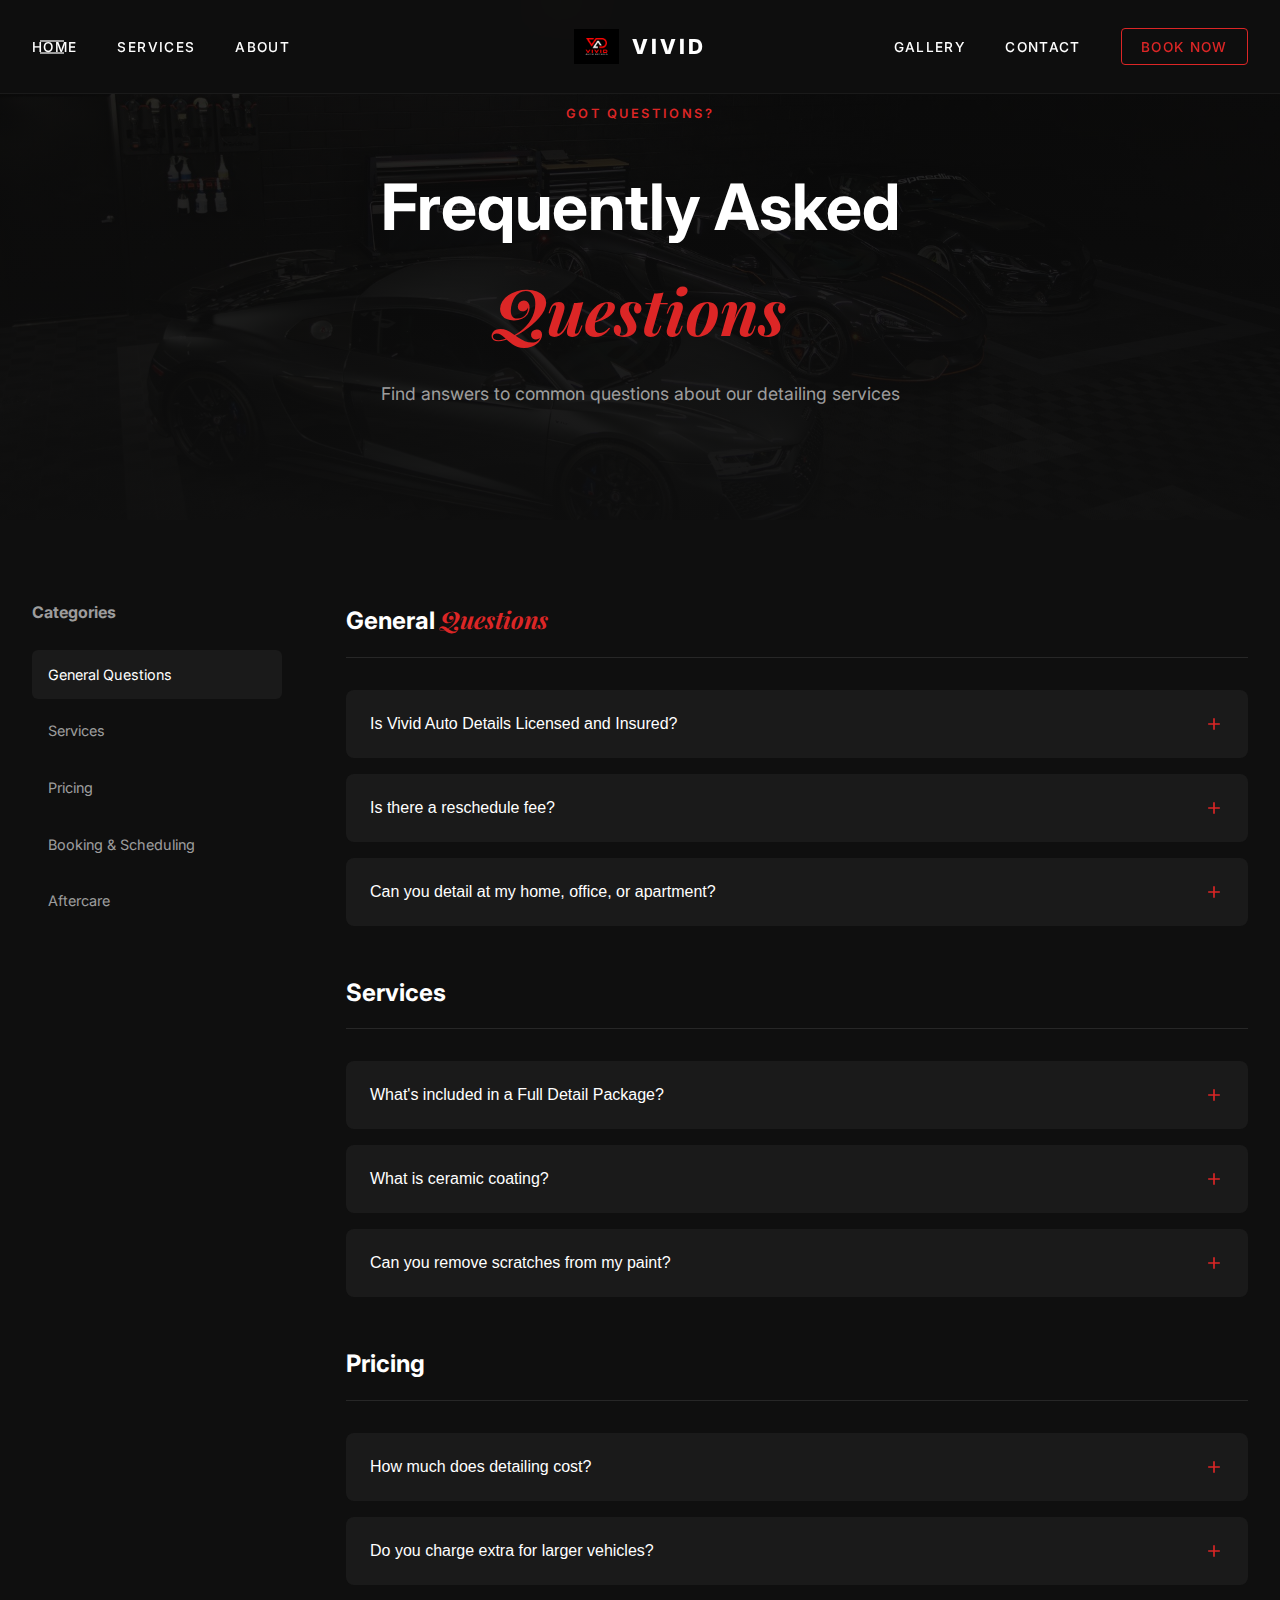
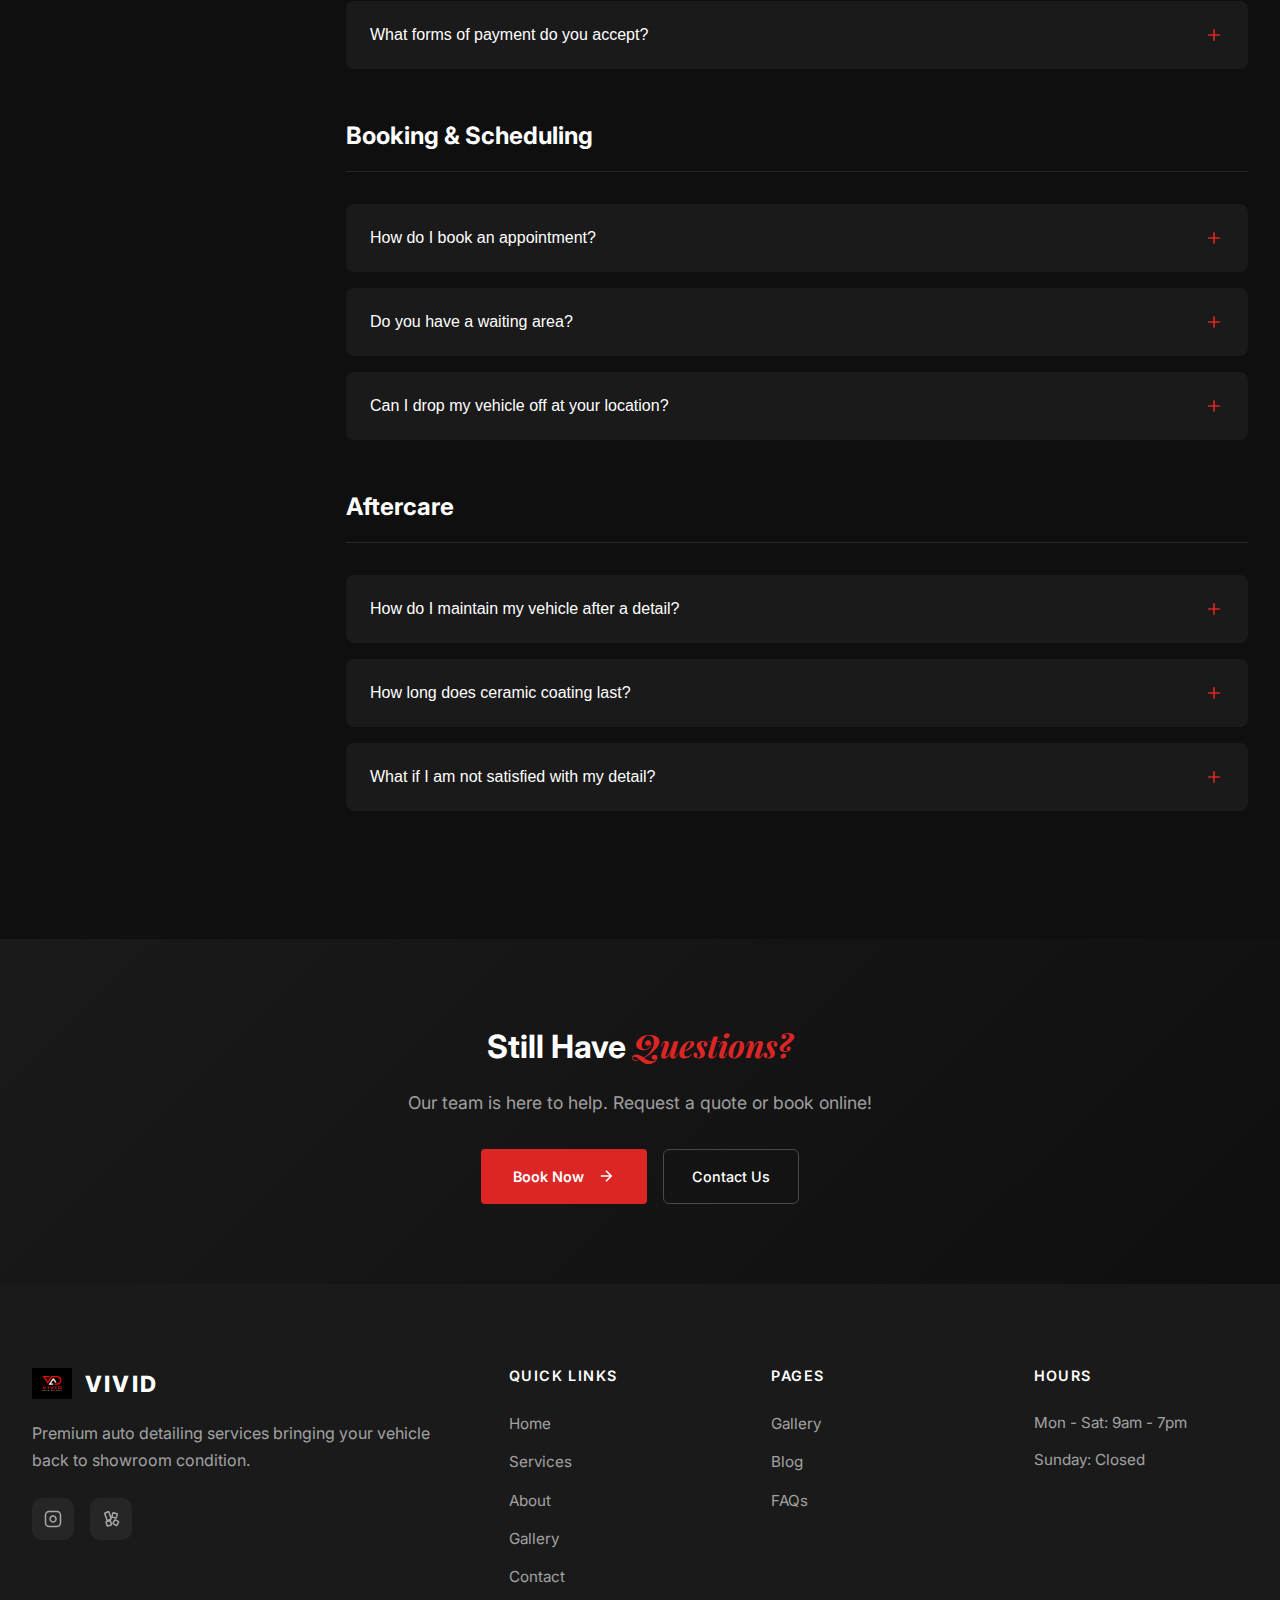
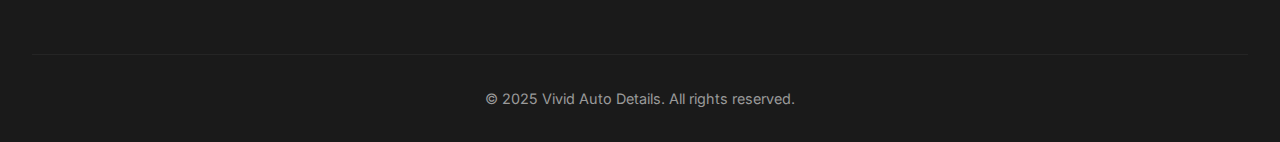
<file: faqs.html>
<!DOCTYPE html>
<html lang="en">
<head>
    <meta charset="UTF-8">
    <meta name="viewport" content="width=device-width, initial-scale=1.0, maximum-scale=5.0">
    <link rel="icon" type="image/png" sizes="32x32" href="/favicon-32x32.png">
    <link rel="icon" type="image/png" sizes="16x16" href="/favicon-16x16.png">
    <link rel="apple-touch-icon" sizes="180x180" href="/apple-touch-icon.png">
    <link rel="shortcut icon" href="/favicon.ico">
    <title>FAQs | Vivid Auto Details</title>
    <meta name="description" content="Frequently asked questions about Vivid Auto Details services, pricing, booking, and aftercare for ceramic coating, PPF, and detailing.">
    <link rel="stylesheet" href="style.css">
    <link rel="preconnect" href="https://fonts.googleapis.com">
    <link rel="preconnect" href="https://fonts.gstatic.com" crossorigin>
    <link href="https://fonts.googleapis.com/css2?family=Inter:wght@400;500;600;700;800&family=Playfair+Display:wght@400;500;600;700&display=swap" rel="stylesheet">
</head>
<body class="no-curtain">
    <!-- Full Screen Navigation Overlay -->
    <nav class="mega-nav" id="megaNav">
        <button class="mega-nav-close" id="megaNavClose" aria-label="Close menu">
            <svg viewBox="0 0 24 24" fill="none" stroke="currentColor" stroke-width="2">
                <path d="M18 6L6 18M6 6l12 12"/>
            </svg>
        </button>
        <div class="nav-background">
            <div class="nav-bg-slice"></div>
            <div class="nav-bg-slice"></div>
            <div class="nav-bg-slice"></div>
            <div class="nav-bg-slice"></div>
        </div>
        <div class="nav-content">
            <div class="nav-main">
                <ul class="mega-nav-links">
                    <li class="mega-nav-item" data-index="01">
                        <a href="index.html?skipIntro=true" class="mega-nav-link">
                            <span class="link-text">Home</span>
                            <span class="link-bg">Home</span>
                        </a>
                    </li>
                    <li class="mega-nav-item" data-index="02">
                        <a href="services-detail.html" class="mega-nav-link">
                            <span class="link-text">Services</span>
                            <span class="link-bg">Services</span>
                        </a>
                    </li>
                    <li class="mega-nav-item" data-index="03">
                        <a href="gallery.html" class="mega-nav-link">
                            <span class="link-text">Gallery</span>
                            <span class="link-bg">Gallery</span>
                        </a>
                    </li>
                    <li class="mega-nav-item" data-index="04">
                        <a href="blog.html" class="mega-nav-link">
                            <span class="link-text">Blog</span>
                            <span class="link-bg">Blog</span>
                        </a>
                    </li>
                    <li class="mega-nav-item" data-index="05">
                        <a href="faqs.html" class="mega-nav-link">
                            <span class="link-text">FAQs</span>
                            <span class="link-bg">FAQs</span>
                        </a>
                    </li>
                </ul>
            </div>
            <div class="nav-footer">
                <div class="nav-info">
                    <div class="info-block">
                        <span class="info-label">Get a Quote</span>
                        <a href="index.html?skipIntro=true#contact" class="info-value" style="text-decoration: underline;">Request Quote</a>
                    </div>
                    <div class="info-block">
                        <span class="info-label">Email</span>
                        <span class="info-value">vividautodetailsca@gmail.com</span>
                    </div>
                </div>
                <div class="nav-social">
                    <a href="https://www.instagram.com/vivid.autodetails/" target="_blank">IG</a>
                    <a href="https://www.yelp.com/biz/vivid-auto-details-elk-grove" target="_blank">YELP</a>
                </div>
            </div>
        </div>
    </nav>

    <!-- Navigation -->
    <header class="header header-solid" id="header">
        <nav class="nav">
            <button class="menu-trigger" id="menuTrigger">
                <div class="trigger-box">
                    <span class="trigger-line"></span>
                    <span class="trigger-line"></span>
                </div>
            </button>
            <ul class="nav-left">
                <li><a href="index.html?skipIntro=true" class="nav-link">Home</a></li>
                <li><a href="index.html#services" class="nav-link">Services</a></li>
                <li><a href="index.html#about" class="nav-link">About</a></li>
            </ul>
            <a href="index.html?skipIntro=true" class="nav-center">
                <img src="images/logo.jpg" alt="Vivid Auto Details" class="nav-logo">
                <span class="nav-brand">VIVID</span>
            </a>
            <ul class="nav-right">
                <li><a href="gallery.html" class="nav-link">Gallery</a></li>
                <li><a href="index.html#contact" class="nav-link">Contact</a></li>
                <li><a href="https://vividautodetails.fieldd.co/" target="_blank" class="nav-link cta-link">Book Now</a></li>
            </ul>
            <button class="mobile-toggle" id="mobileToggle">
                <span></span>
                <span></span>
            </button>
        </nav>
        <!-- Mobile Menu -->
        <div class="mobile-menu" id="mobileMenu">
            <ul>
                <li><a href="index.html?skipIntro=true">Home</a></li>
                <li><a href="services-detail.html">Services</a></li>
                <li><a href="gallery.html">Gallery</a></li>
                <li><a href="blog.html">Blog</a></li>
                <li><a href="faqs.html" class="active">FAQs</a></li>
                <li><a href="index.html?skipIntro=true#contact">Contact</a></li>
                <li><a href="https://vividautodetails.fieldd.co/" target="_blank" class="mobile-cta">Book Now</a></li>
            </ul>
        </div>
    </header>

    <main>
        <!-- Page Hero -->
        <section class="page-hero">
            <div class="page-hero-bg">
                <img src="images/hero.jpg" alt="FAQs">
                <div class="page-hero-overlay"></div>
            </div>
            <div class="container">
                <div class="page-hero-content">
                    <span class="section-label">Got Questions?</span>
                    <h1 class="page-title">Frequently Asked <em>Questions</em></h1>
                    <p class="page-subtitle">Find answers to common questions about our detailing services</p>
                </div>
            </div>
        </section>

        <!-- FAQs Section -->
        <section class="faq-page">
            <div class="container">
                <div class="faq-grid">
                    <!-- FAQ Categories -->
                    <div class="faq-sidebar">
                        <h3>Categories</h3>
                        <ul class="faq-categories">
                            <li><a href="#general" class="active">General Questions</a></li>
                            <li><a href="#services-faq">Services</a></li>
                            <li><a href="#pricing">Pricing</a></li>
                            <li><a href="#booking">Booking & Scheduling</a></li>
                            <li><a href="#aftercare">Aftercare</a></li>
                        </ul>
                    </div>

                    <!-- FAQ Content -->
                    <div class="faq-content">
                        <!-- General Questions -->
                        <div class="faq-section" id="general">
                            <h2>General <em>Questions</em></h2>
                            
                            <div class="faq-item">
                                <button class="faq-question">
                                    <span>Is Vivid Auto Details Licensed and Insured?</span>
                                    <svg viewBox="0 0 24 24"><path d="M12 5v14M5 12h14"/></svg>
                                </button>
                                <div class="faq-answer">
                                    <p>Yes we are! Licensed in California State.</p>
                                </div>
                            </div>

                            <div class="faq-item">
                                <button class="faq-question">
                                    <span>Is there a reschedule fee?</span>
                                    <svg viewBox="0 0 24 24"><path d="M12 5v14M5 12h14"/></svg>
                                </button>
                                <div class="faq-answer">
                                    <p>We do not charge a reschedule fee. We do hope that if there is any conflicts of schedule with your appointment, that you can contact us at your earliest convenience to reschedule your appointment.</p>
                                </div>
                            </div>

                            <div class="faq-item">
                                <button class="faq-question">
                                    <span>Can you detail at my home, office, or apartment?</span>
                                    <svg viewBox="0 0 24 24"><path d="M12 5v14M5 12h14"/></svg>
                                </button>
                                <div class="faq-answer">
                                    <p>Yes! Our mobile unit is equipped with a 100 gallon water tank of spot free water and generator allowing us to service your vehicle at the location of your convenience.</p>
                                </div>
                            </div>
                        </div>

                        <!-- Services -->
                        <div class="faq-section" id="services-faq">
                            <h2>Services</h2>
                            
                            <div class="faq-item">
                                <button class="faq-question">
                                    <span>What's included in a Full Detail Package?</span>
                                    <svg viewBox="0 0 24 24"><path d="M12 5v14M5 12h14"/></svg>
                                </button>
                                <div class="faq-answer">
                                    <p>Our Full Detail Package includes: complete exterior wash and decontamination, clay bar treatment, one-step polish, premium wax or sealant application, tire and wheel deep clean, full interior vacuum, steam cleaning, leather conditioning, plastic and vinyl treatment, glass cleaning inside and out, and air freshener application.</p>
                                </div>
                            </div>

                            <div class="faq-item">
                                <button class="faq-question">
                                    <span>What is ceramic coating?</span>
                                    <svg viewBox="0 0 24 24"><path d="M12 5v14M5 12h14"/></svg>
                                </button>
                                <div class="faq-answer">
                                    <p>Ceramic coating is a liquid polymer that chemically bonds with your vehicle's paint, creating a protective layer. It provides superior protection against UV damage, chemical stains, and minor scratches. Unlike wax, ceramic coating lasts for years and provides hydrophobic properties that make washing your car easier.</p>
                                </div>
                            </div>

                            <div class="faq-item">
                                <button class="faq-question">
                                    <span>Can you remove scratches from my paint?</span>
                                    <svg viewBox="0 0 24 24"><path d="M12 5v14M5 12h14"/></svg>
                                </button>
                                <div class="faq-answer">
                                    <p>Yes, our paint correction service can remove most scratches, swirl marks, and oxidation. Light scratches that haven't penetrated the clear coat can typically be removed entirely. Deeper scratches may be significantly reduced but might not be completely eliminated. We'll assess your vehicle and provide an honest evaluation before proceeding.</p>
                                </div>
                            </div>
                        </div>

                        <!-- Pricing -->
                        <div class="faq-section" id="pricing">
                            <h2>Pricing</h2>
                            
                            <div class="faq-item">
                                <button class="faq-question">
                                    <span>How much does detailing cost?</span>
                                    <svg viewBox="0 0 24 24"><path d="M12 5v14M5 12h14"/></svg>
                                </button>
                                <div class="faq-answer">
                                    <p>Our pricing varies based on vehicle size, condition, and the services you need. We offer free quotes â€“ simply <a href="https://vividautodetails.fieldd.co/" target="_blank" style="color: #dc2626;">request a quote online</a> or <a href="index.html?skipIntro=true#contact" style="color: #dc2626;">fill out our quote form</a> with your vehicle details for an accurate estimate.</p>
                                </div>
                            </div>

                            <div class="faq-item">
                                <button class="faq-question">
                                    <span>Do you charge extra for larger vehicles?</span>
                                    <svg viewBox="0 0 24 24"><path d="M12 5v14M5 12h14"/></svg>
                                </button>
                                <div class="faq-answer">
                                    <p>Pricing may vary for larger vehicles like SUVs, trucks, and vans due to the extra time and materials required. We'll provide an exact quote based on your specific vehicle when you <a href="https://vividautodetails.fieldd.co/" target="_blank" style="color: #dc2626;">request a quote</a>.</p>
                                </div>
                            </div>

                            <div class="faq-item">
                                <button class="faq-question">
                                    <span>What forms of payment do you accept?</span>
                                    <svg viewBox="0 0 24 24"><path d="M12 5v14M5 12h14"/></svg>
                                </button>
                                <div class="faq-answer">
                                    <p>We accept cash, venmo, zelle, and all major credit cards (+3% Processing Fee).</p>
                                </div>
                            </div>
                        </div>

                        <!-- Booking -->
                        <div class="faq-section" id="booking">
                            <h2>Booking & Scheduling</h2>
                            
                            <div class="faq-item">
                                <button class="faq-question">
                                    <span>How do I book an appointment?</span>
                                    <svg viewBox="0 0 24 24"><path d="M12 5v14M5 12h14"/></svg>
                                </button>
                                <div class="faq-answer">
                                    <p>On the top navigation bar, there will be a "Book Now" button where you can go through the booking process. You will receive a confirmation email and a technician will be assigned for your service. Any troubles, please <a href="index.html?skipIntro=true#contact" style="color: #dc2626;">reach out via our contact form</a> and we'll assist you right away.</p>
                                </div>
                            </div>

                            <div class="faq-item">
                                <button class="faq-question">
                                    <span>Do you have a waiting area?</span>
                                    <svg viewBox="0 0 24 24"><path d="M12 5v14M5 12h14"/></svg>
                                </button>
                                <div class="faq-answer">
                                    <p>Yes! If you are bringing your car to our location, we have a comfortable waiting area with access to Wi-Fi.</p>
                                </div>
                            </div>

                            <div class="faq-item">
                                <button class="faq-question">
                                    <span>Can I drop my vehicle off at your location?</span>
                                    <svg viewBox="0 0 24 24"><path d="M12 5v14M5 12h14"/></svg>
                                </button>
                                <div class="faq-answer">
                                    <p>Yes we have a shop located in Elk Grove, CA. Drop offs can be made during business hours and by appointment only.</p>
                                </div>
                            </div>
                        </div>

                        <!-- Aftercare -->
                        <div class="faq-section" id="aftercare">
                            <h2>Aftercare</h2>
                            
                            <div class="faq-item">
                                <button class="faq-question">
                                    <span>How do I maintain my vehicle after a detail?</span>
                                    <svg viewBox="0 0 24 24"><path d="M12 5v14M5 12h14"/></svg>
                                </button>
                                <div class="faq-answer">
                                    <p>To maintain your detail: avoid automatic car washes with brushes, hand wash using the two-bucket method, dry with a microfiber towel, park in shade when possible, and apply a spray wax or quick detailer between details. We provide specific aftercare instructions based on the services performed.</p>
                                </div>
                            </div>

                            <div class="faq-item">
                                <button class="faq-question">
                                    <span>How long does ceramic coating last?</span>
                                    <svg viewBox="0 0 24 24"><path d="M12 5v14M5 12h14"/></svg>
                                </button>
                                <div class="faq-answer">
                                    <p>Our professional-grade ceramic coatings typically last 2-5 years depending on the product selected and how well the vehicle is maintained. With proper care including regular washing and annual inspections, some coatings can last even longer. We offer maintenance plans to help extend the life of your coating.</p>
                                </div>
                            </div>

                            <div class="faq-item">
                                <button class="faq-question">
                                    <span>What if I am not satisfied with my detail?</span>
                                    <svg viewBox="0 0 24 24"><path d="M12 5v14M5 12h14"/></svg>
                                </button>
                                <div class="faq-answer">
                                    <p>We guarantee 100% satisfaction with our service. If you are not happy with the service for any reason, please call us immediately for further instructions. A rescheduled clean must be made within 24 hours of the original appointment.</p>
                                </div>
                            </div>
                        </div>
                    </div>
                </div>
            </div>
        </section>

        <!-- CTA Section -->
        <section class="cta-section">
            <div class="container">
                <div class="cta-content">
                    <h2>Still Have <em>Questions?</em></h2>
                    <p>Our team is here to help. Request a quote or book online!</p>
                    <div class="cta-buttons">
                        <a href="https://vividautodetails.fieldd.co/" target="_blank" class="btn-primary">
                            <span>Book Now</span>
                            <svg viewBox="0 0 24 24"><path d="M5 12h14M12 5l7 7-7 7"/></svg>
                        </a>
                        <a href="index.html?skipIntro=true#contact" class="btn-secondary">
                            <span>Contact Us</span>
                        </a>
                    </div>
                </div>
            </div>
        </section>
    </main>

    <!-- Footer -->
    <footer class="footer">
        <div class="container">
            <div class="footer-top">
                <div class="footer-brand">
                    <a href="index.html" class="footer-logo">
                        <img src="images/logo.jpg" alt="Vivid">
                        <span>VIVID</span>
                    </a>
                    <p>Premium auto detailing services bringing your vehicle back to showroom condition.</p>
                    <div class="footer-social">
                        <a href="https://www.instagram.com/vivid.autodetails/" target="_blank" aria-label="Instagram">
                            <svg viewBox="0 0 24 24"><rect x="2" y="2" width="20" height="20" rx="5" ry="5"/><path d="M16 11.37A4 4 0 1 1 12.63 8 4 4 0 0 1 16 11.37z"/><line x1="17.5" y1="6.5" x2="17.51" y2="6.5"/></svg>
                        </a>
                        <a href="https://www.yelp.com/biz/vivid-auto-details-elk-grove" target="_blank" aria-label="Yelp">
                            <svg viewBox="0 0 24 24" fill="currentColor"><path d="M12.14 11.18L9.24 2.77C9.09 2.32 8.58 2.1 8.14 2.28L4.24 3.93C3.8 4.11 3.58 4.62 3.76 5.06L6.66 13.47C6.84 13.91 7.35 14.13 7.79 13.95L11.69 12.3C12.13 12.12 12.32 11.62 12.14 11.18M21.79 15.44L18.14 13.29C17.74 13.06 17.22 13.19 16.99 13.59L14.84 17.24C14.61 17.64 14.74 18.16 15.14 18.39L18.79 20.54C19.19 20.77 19.71 20.64 19.94 20.24L22.09 16.59C22.32 16.19 22.19 15.67 21.79 15.44M16.99 10.41L18.14 10.71C18.58 10.82 19.03 10.56 19.14 10.12L20.29 5.89C20.4 5.45 20.14 5 19.7 4.89L15.47 3.74C15.03 3.63 14.58 3.89 14.47 4.33L13.32 8.56C13.21 9 13.47 9.45 13.91 9.56L14.91 9.82C14.91 9.82 15.36 9.96 15.8 10.08C16.24 10.2 16.99 10.41 16.99 10.41M10.35 14.38L6.12 15.53C5.68 15.64 5.42 16.09 5.53 16.53L6.68 20.76C6.79 21.2 7.24 21.46 7.68 21.35L11.91 20.2C12.35 20.09 12.61 19.64 12.5 19.2L11.35 14.97C11.24 14.53 10.79 14.27 10.35 14.38"/></svg>
                        </a>
                    </div>
                </div>
                <div class="footer-links">
                    <h4>Quick Links</h4>
                    <ul>
                        <li><a href="index.html">Home</a></li>
                        <li><a href="index.html#services">Services</a></li>
                        <li><a href="index.html#about">About</a></li>
                        <li><a href="gallery.html">Gallery</a></li>
                        <li><a href="index.html#contact">Contact</a></li>
                    </ul>
                </div>
                <div class="footer-links">
                    <h4>Pages</h4>
                    <ul>
                        <li><a href="gallery.html">Gallery</a></li>
                        <li><a href="blog.html">Blog</a></li>
                        <li><a href="faqs.html">FAQs</a></li>
                    </ul>
                </div>
                <div class="footer-links">
                    <h4>Hours</h4>
                    <ul class="hours">
                        <li>Mon - Sat: 9am - 7pm</li>
                        <li>Sunday: Closed</li>
                    </ul>
                </div>
            </div>
            <div class="footer-bottom">
                <p>&copy; 2025 Vivid Auto Details. All rights reserved.</p>
            </div>
        </div>
    </footer>

    <script src="script.js"></script>
    <script src="https://cielonline.com/bridge.js" data-supabase-url="https://rmuqwdfbjisugvbotdox.supabase.co" data-supabase-key="eyJhbGciOiJIUzI1NiIsInR5cCI6IkpXVCJ9.eyJpc3MiOiJzdXBhYmFzZSIsInJlZiI6InJtdXF3ZGZiamlzdWd2Ym90ZG94Iiwicm9sZSI6ImFub24iLCJpYXQiOjE3NzE0MjMzMDAsImV4cCI6MjA4Njk5OTMwMH0.06ACfPnBxKmOn1ii3EWa3mNML-jwG_XgdxeW1ImN3v8" data-site-slug="vivid-auto-details"></script>
</body>
</html>
</file>
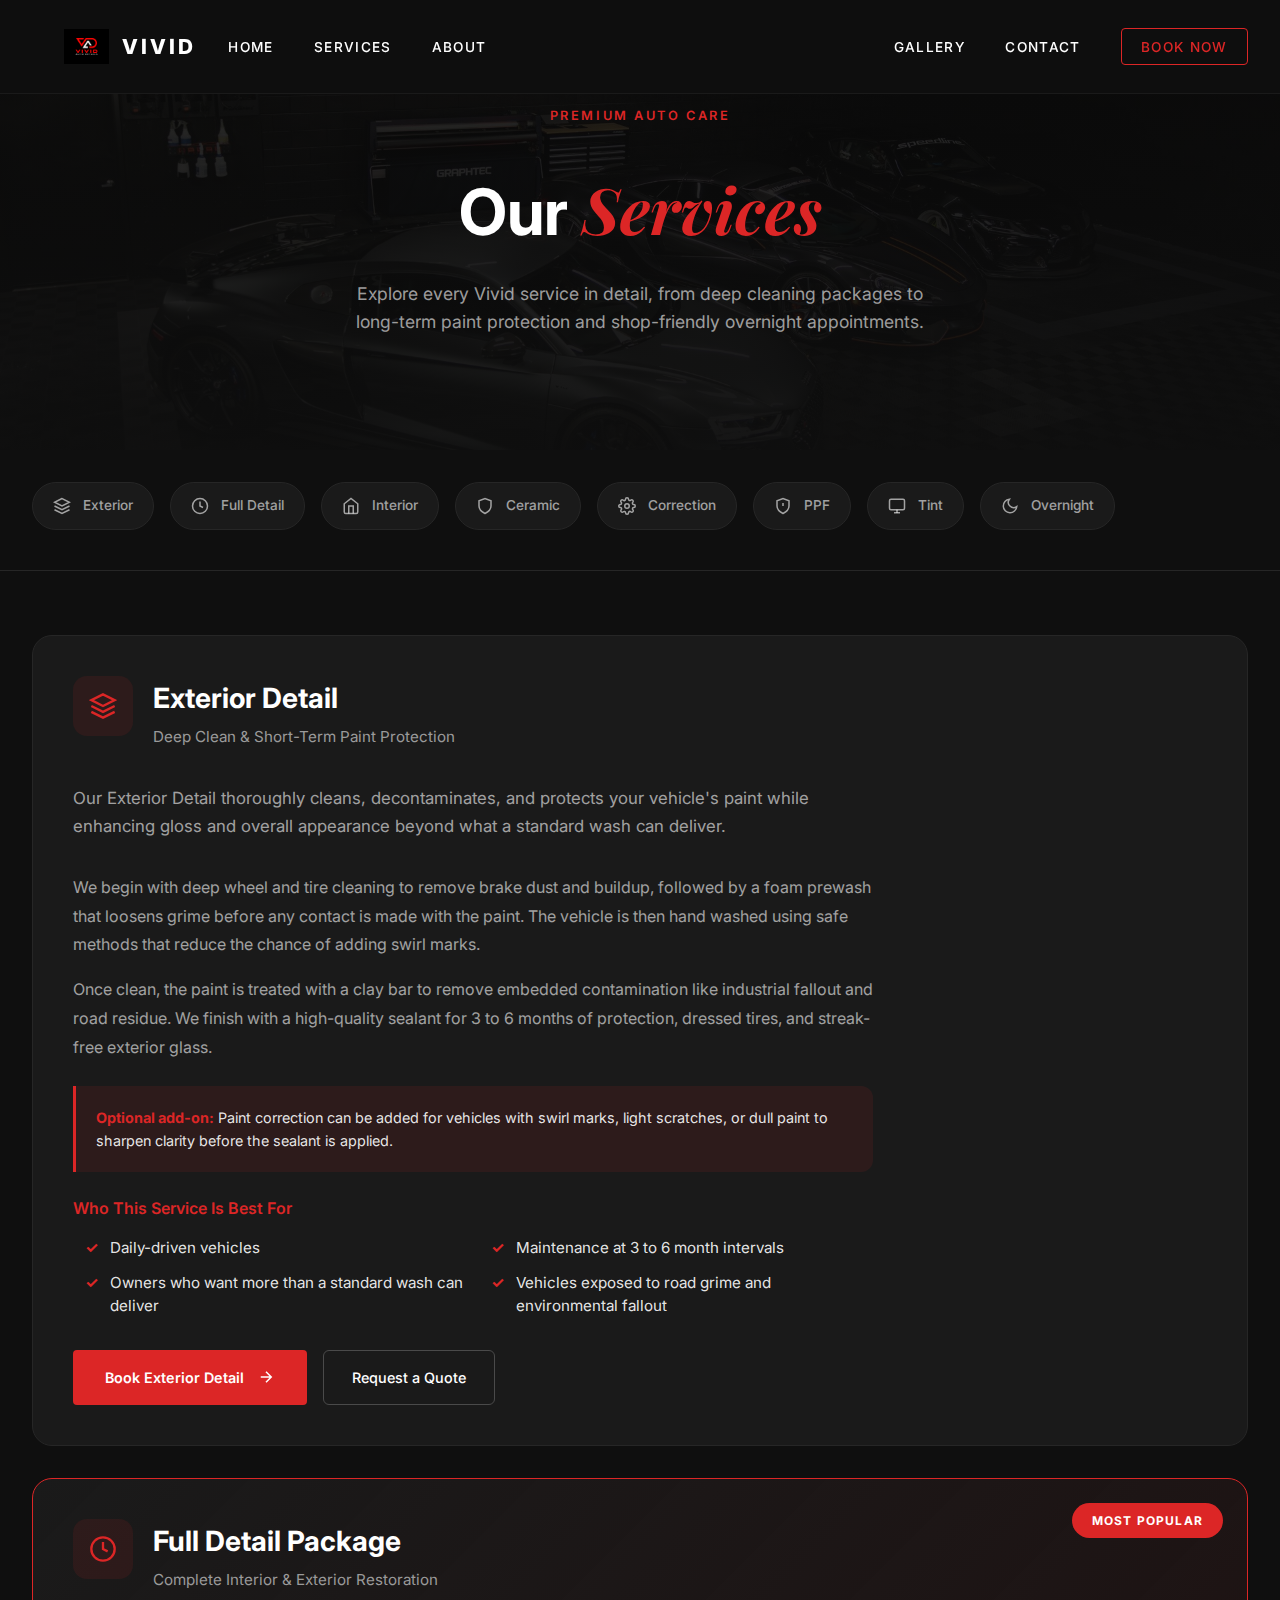
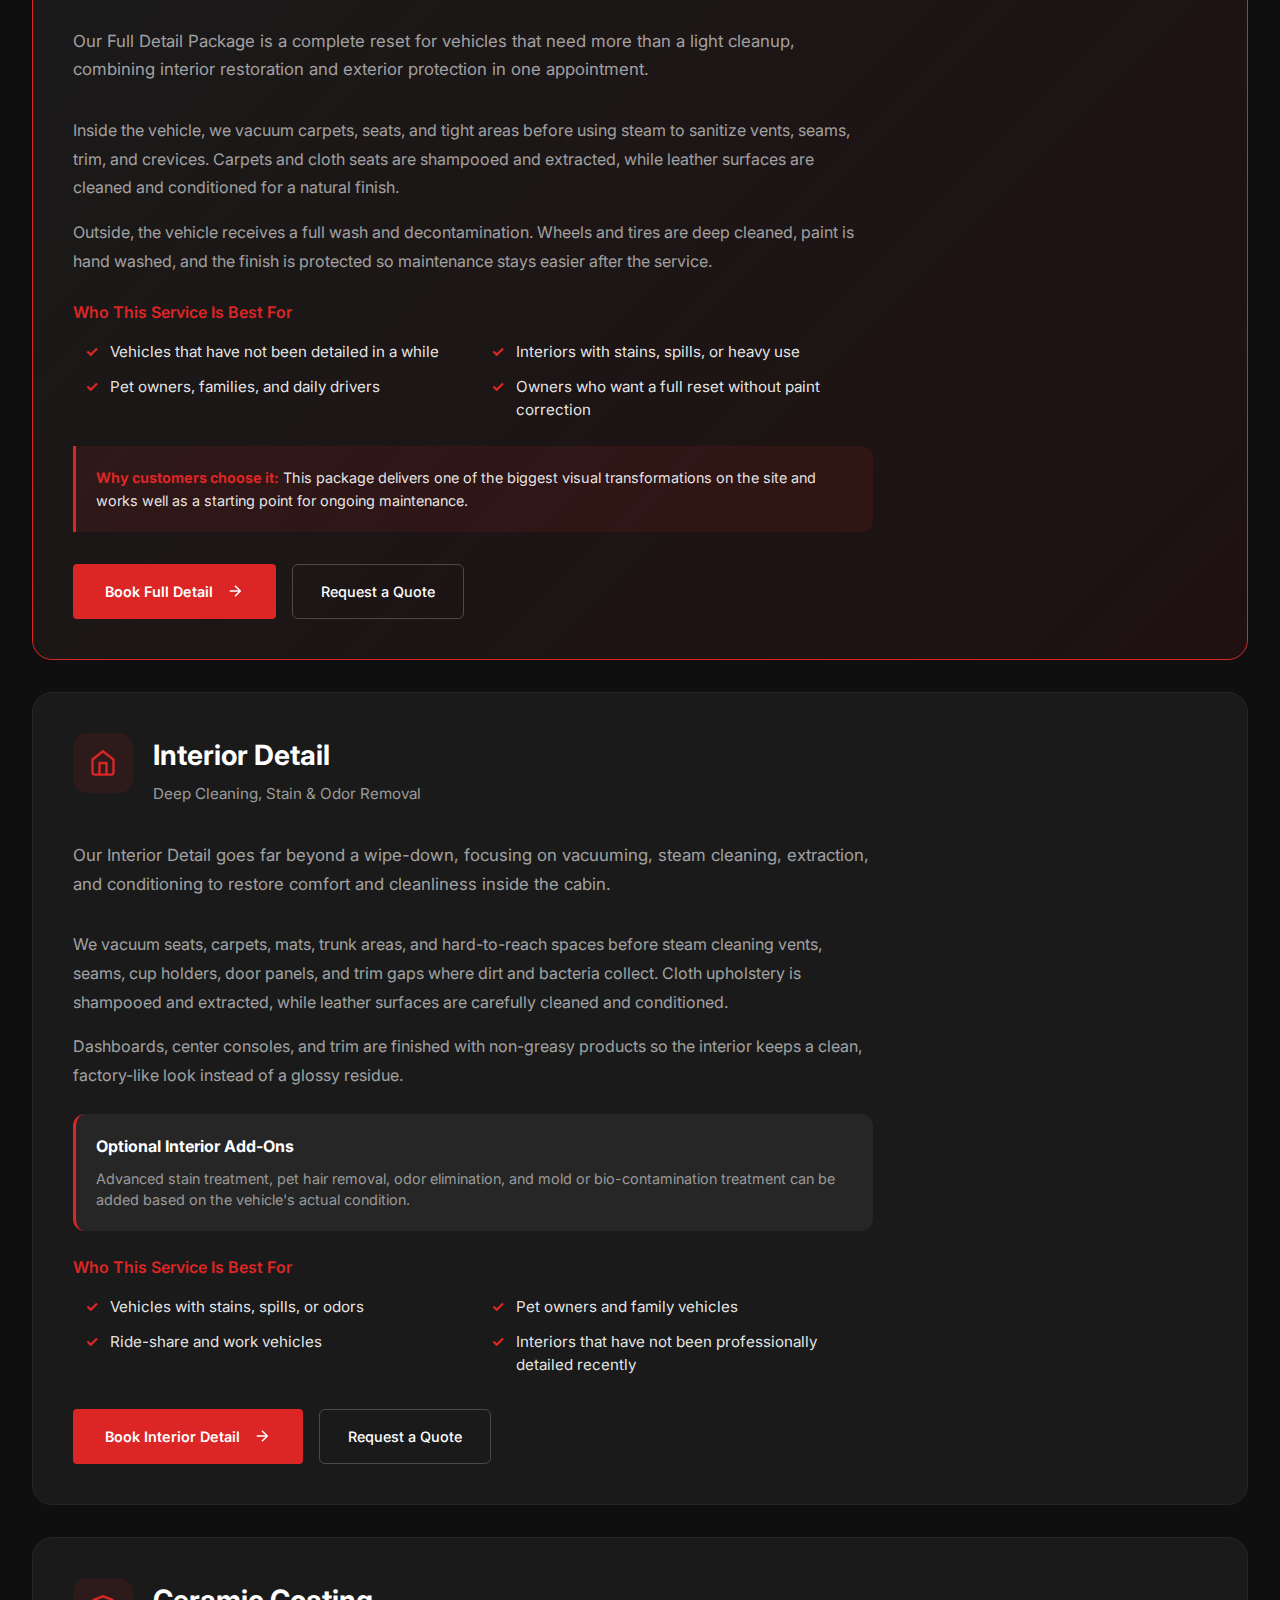
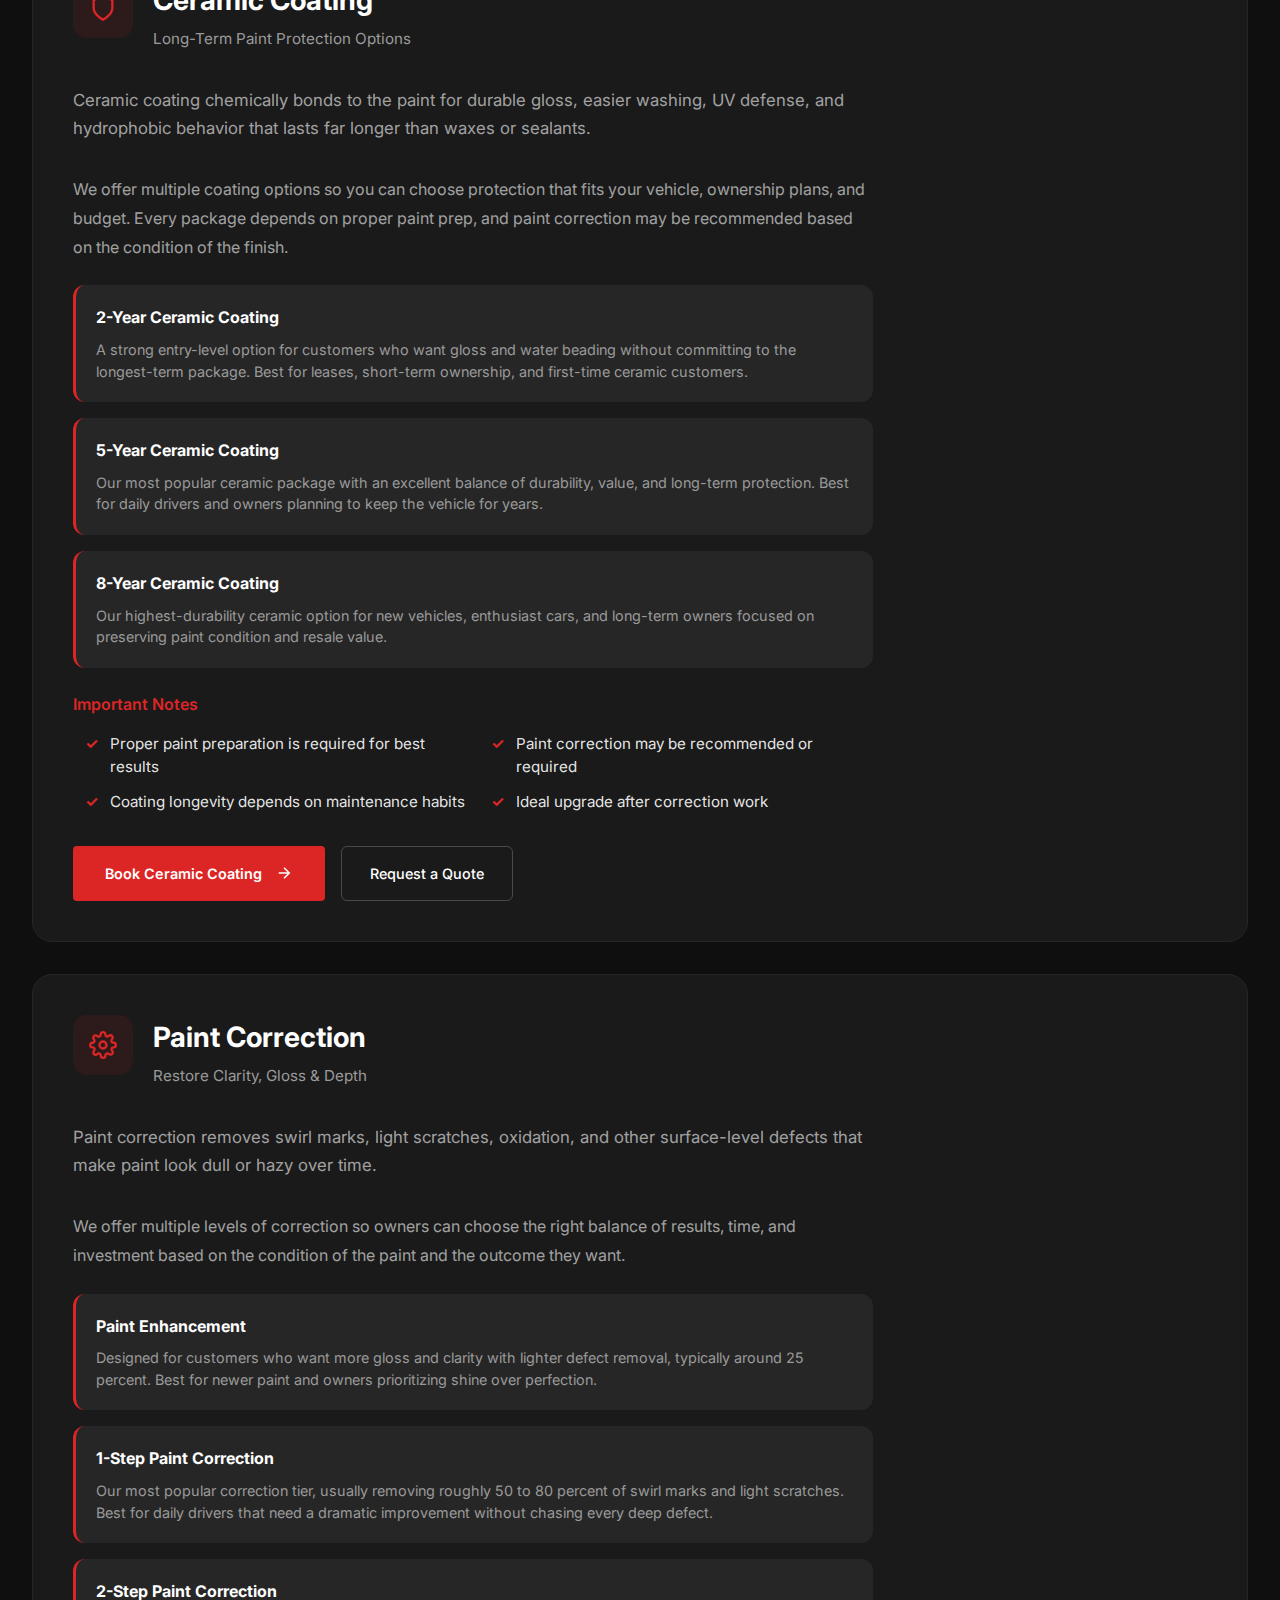
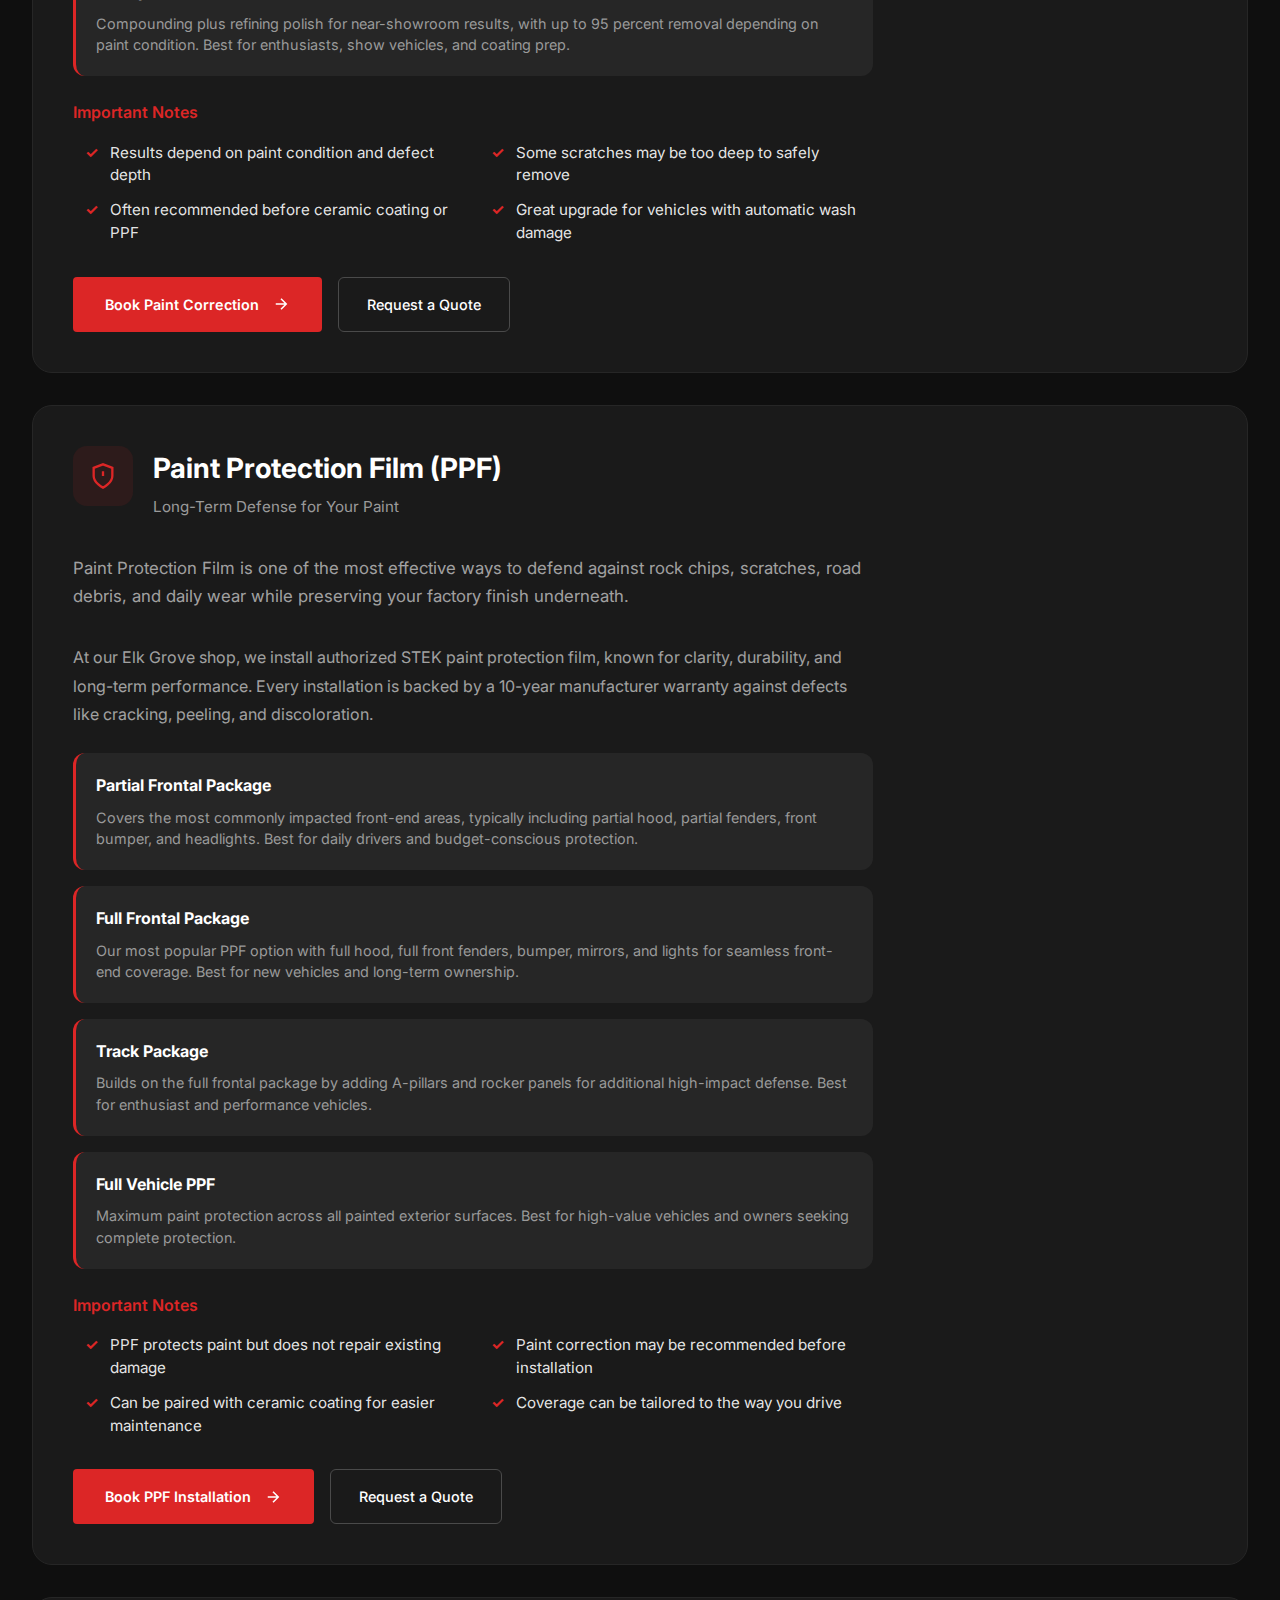
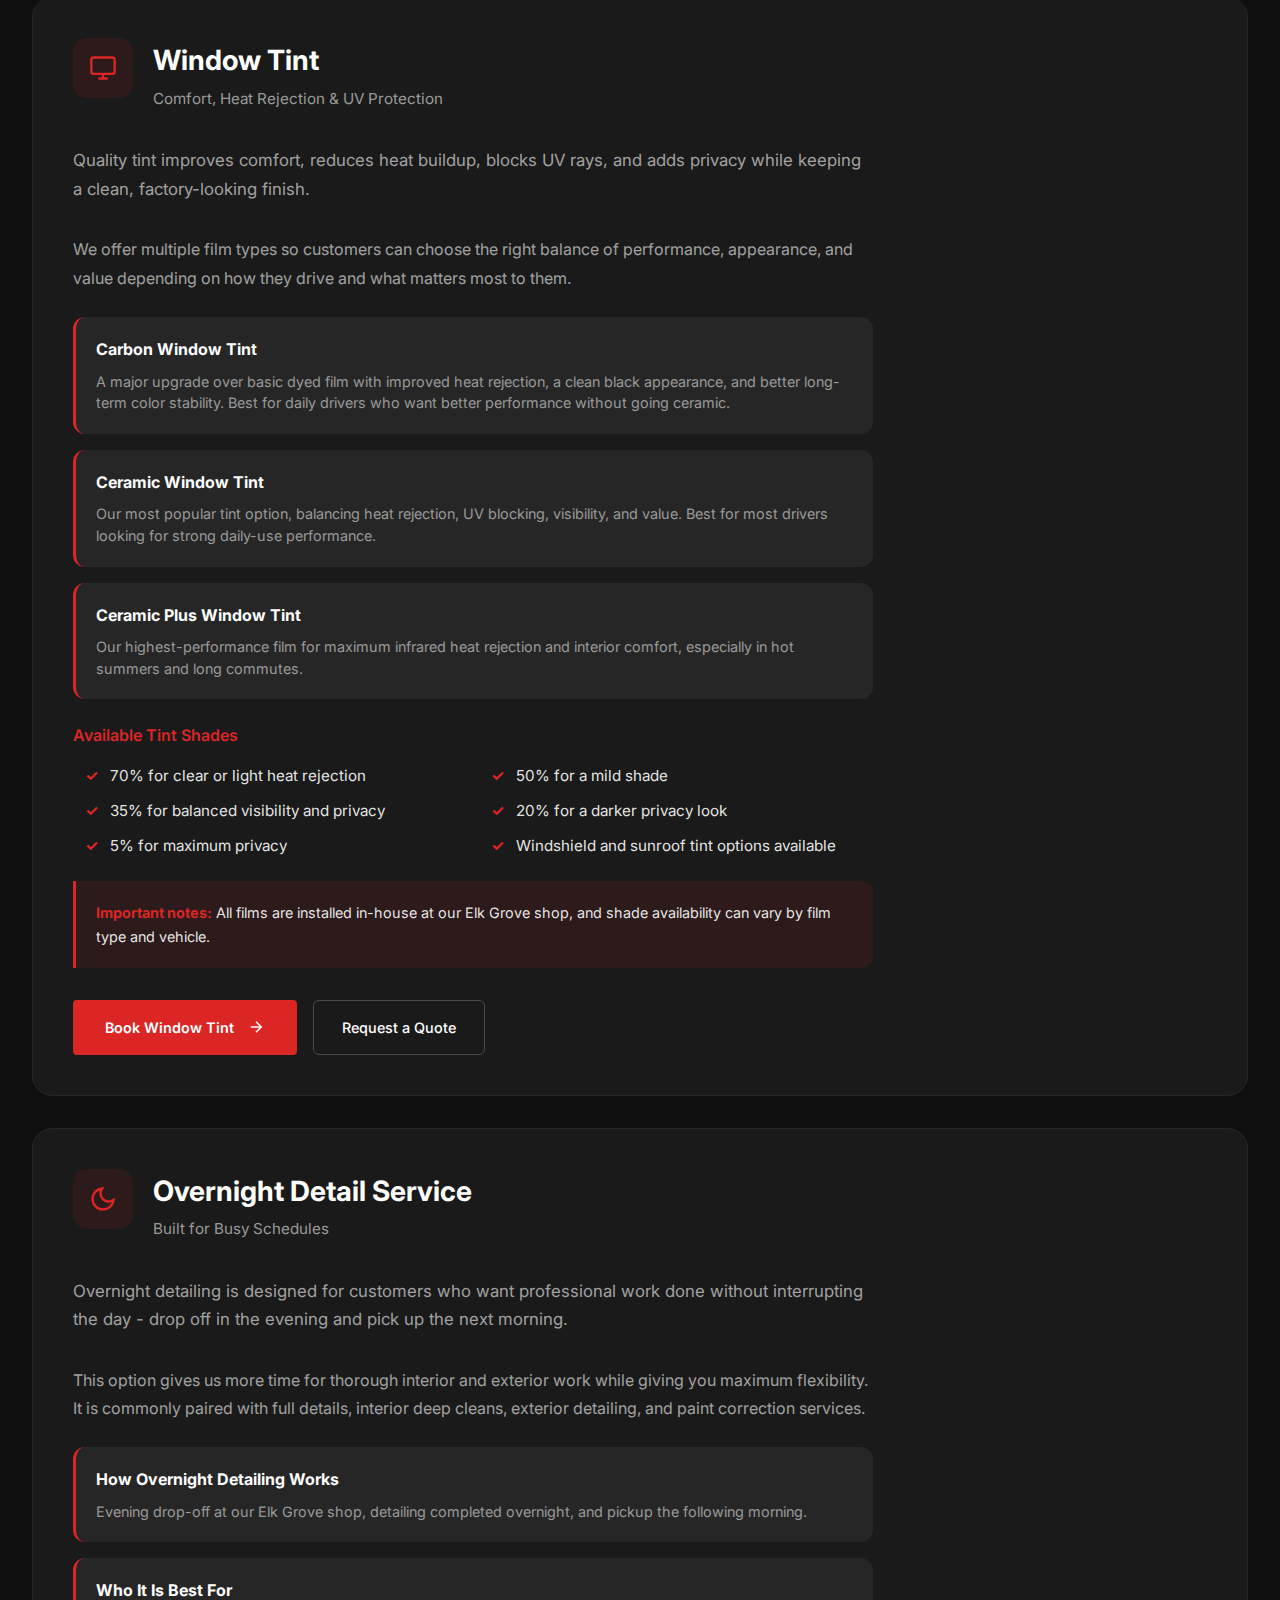
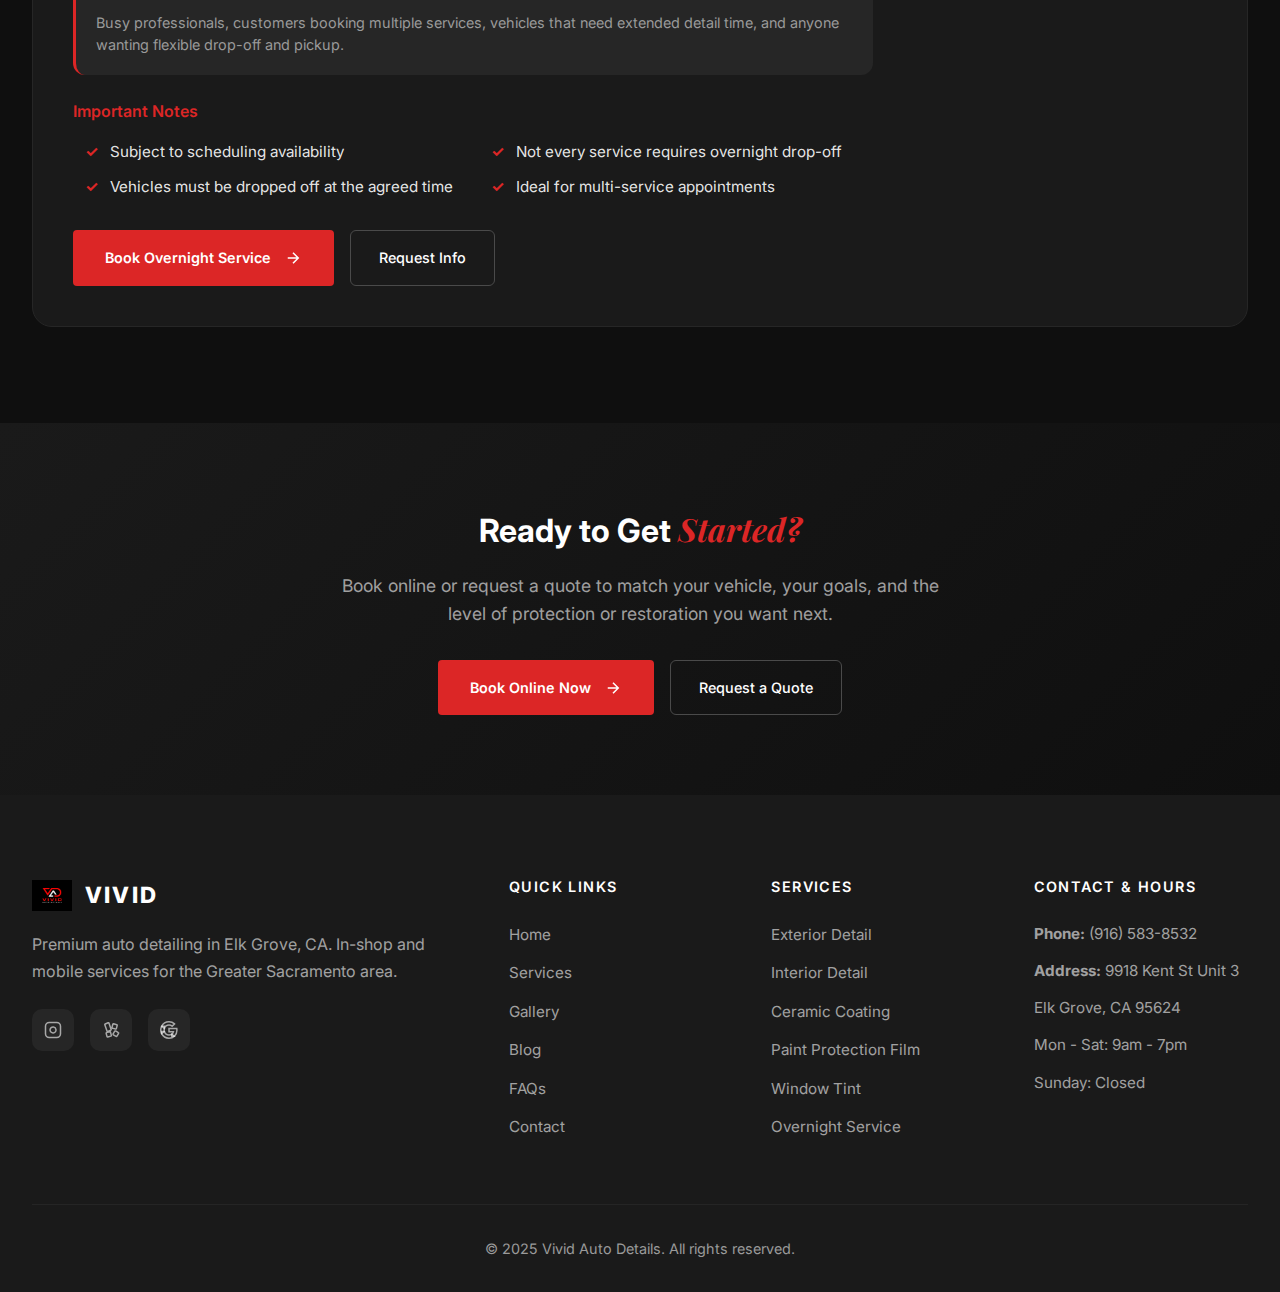
<file: services-detail.html>
<!DOCTYPE html>
<html lang="en">
<head>
    <meta charset="UTF-8">
    <meta name="viewport" content="width=device-width, initial-scale=1.0, maximum-scale=5.0">
    <link rel="icon" type="image/png" sizes="32x32" href="/favicon-32x32.png">
    <link rel="icon" type="image/png" sizes="16x16" href="/favicon-16x16.png">
    <link rel="apple-touch-icon" sizes="180x180" href="/apple-touch-icon.png">
    <link rel="shortcut icon" href="/favicon.ico">
    <title>Our Services | Vivid Auto Details - Elk Grove Premium Detailing</title>
    <meta name="description" content="Explore Vivid Auto Details' complete range of premium services including exterior detailing, interior cleaning, ceramic coating, paint protection film, window tinting, and more.">
    <link rel="stylesheet" href="style.css">
    <link rel="preconnect" href="https://fonts.googleapis.com">
    <link rel="preconnect" href="https://fonts.gstatic.com" crossorigin>
    <link href="https://fonts.googleapis.com/css2?family=Inter:wght@400;500;600;700;800&family=Playfair+Display:wght@400;500;600;700&display=swap" rel="stylesheet">
</head>
<body class="no-curtain">
    <!-- Navigation -->
    <header class="header header-solid" id="header">
        <nav class="nav">
            <a href="index.html?skipIntro=true" class="nav-center">
                <img src="images/logo.jpg" alt="Vivid Auto Details" class="nav-logo">
                <span class="nav-brand">VIVID</span>
            </a>
            <ul class="nav-left">
                <li><a href="index.html?skipIntro=true" class="nav-link">Home</a></li>
                <li><a href="services-detail.html" class="nav-link active">Services</a></li>
                <li><a href="index.html?skipIntro=true#about" class="nav-link">About</a></li>
            </ul>
            <ul class="nav-right">
                <li><a href="gallery.html" class="nav-link">Gallery</a></li>
                <li><a href="index.html?skipIntro=true#contact" class="nav-link">Contact</a></li>
                <li><a href="https://vividautodetails.fieldd.co/" target="_blank" class="nav-link cta-link">Book Now</a></li>
            </ul>
            <button class="mobile-toggle" id="mobileToggle" aria-label="Open menu">
                <span></span>
                <span></span>
            </button>
        </nav>
        <!-- Mobile Menu -->
        <div class="mobile-menu" id="mobileMenu">
            <ul>
                <li><a href="index.html?skipIntro=true">Home</a></li>
                <li><a href="services-detail.html" class="active">Services</a></li>
                <li><a href="gallery.html">Gallery</a></li>
                <li><a href="blog.html">Blog</a></li>
                <li><a href="faqs.html">FAQs</a></li>
                <li><a href="index.html?skipIntro=true#contact">Contact</a></li>
                <li><a href="https://vividautodetails.fieldd.co/" target="_blank" class="mobile-cta">Book Now</a></li>
            </ul>
        </div>
    </header>

    <main>
        <!-- Page Hero -->
        <section class="page-hero services-hero">
            <div class="page-hero-bg">
                <img src="images/hero.jpg" alt="Auto Detailing Services" loading="eager">
                <div class="page-hero-overlay"></div>
            </div>
            <div class="container">
                <div class="page-hero-content">
                    <span class="section-label" data-ciel-field="services_detail.hero.eyebrow">Premium Auto Care</span>
                    <h1 class="page-title">Our <em>Services</em></h1>
                    <p class="page-subtitle" data-ciel-field="services_detail.hero.subtitle">Explore every Vivid service in detail, from deep cleaning packages to long-term paint protection and shop-friendly overnight appointments.</p>
                </div>
            </div>
        </section>

        <!-- Quick Service Navigation -->
        <section class="service-nav-section">
            <div class="container">
                <div class="service-nav-grid">
                    <a href="#exterior" class="service-nav-item"><span class="service-nav-icon"><svg xmlns="http://www.w3.org/2000/svg" viewBox="0 0 24 24" fill="none" stroke="currentColor" stroke-width="2"><path d="M12 2L2 7l10 5 10-5-10-5zM2 17l10 5 10-5M2 12l10 5 10-5"/></svg></span><span>Exterior</span></a>
                    <a href="#full-detail" class="service-nav-item"><span class="service-nav-icon"><svg xmlns="http://www.w3.org/2000/svg" viewBox="0 0 24 24" fill="none" stroke="currentColor" stroke-width="2"><circle cx="12" cy="12" r="10"/><path d="M12 6v6l4 2"/></svg></span><span>Full Detail</span></a>
                    <a href="#interior" class="service-nav-item"><span class="service-nav-icon"><svg xmlns="http://www.w3.org/2000/svg" viewBox="0 0 24 24" fill="none" stroke="currentColor" stroke-width="2"><path d="M3 9l9-7 9 7v11a2 2 0 0 1-2 2H5a2 2 0 0 1-2-2z"/><polyline points="9 22 9 12 15 12 15 22"/></svg></span><span>Interior</span></a>
                    <a href="#ceramic" class="service-nav-item"><span class="service-nav-icon"><svg xmlns="http://www.w3.org/2000/svg" viewBox="0 0 24 24" fill="none" stroke="currentColor" stroke-width="2"><path d="M12 22s8-4 8-10V5l-8-3-8 3v7c0 6 8 10 8 10z"/></svg></span><span>Ceramic</span></a>
                    <a href="#paint-correction" class="service-nav-item"><span class="service-nav-icon"><svg xmlns="http://www.w3.org/2000/svg" viewBox="0 0 24 24" fill="none" stroke="currentColor" stroke-width="2"><circle cx="12" cy="12" r="3"/><path d="M19.4 15a1.65 1.65 0 0 0 .33 1.82l.06.06a2 2 0 0 1 0 2.83 2 2 0 0 1-2.83 0l-.06-.06a1.65 1.65 0 0 0-1.82-.33 1.65 1.65 0 0 0-1 1.51V21a2 2 0 0 1-2 2 2 2 0 0 1-2-2v-.09A1.65 1.65 0 0 0 9 19.4a1.65 1.65 0 0 0-1.82.33l-.06.06a2 2 0 0 1-2.83 0 2 2 0 0 1 0-2.83l.06-.06a1.65 1.65 0 0 0 .33-1.82 1.65 1.65 0 0 0-1.51-1H3a2 2 0 0 1-2-2 2 2 0 0 1 2-2h.09A1.65 1.65 0 0 0 4.6 9a1.65 1.65 0 0 0-.33-1.82l-.06-.06a2 2 0 0 1 0-2.83 2 2 0 0 1 2.83 0l.06.06a1.65 1.65 0 0 0 1.82.33H9a1.65 1.65 0 0 0 1-1.51V3a2 2 0 0 1 2-2 2 2 0 0 1 2 2v.09a1.65 1.65 0 0 0 1 1.51 1.65 1.65 0 0 0 1.82-.33l.06-.06a2 2 0 0 1 2.83 0 2 2 0 0 1 0 2.83l-.06.06a1.65 1.65 0 0 0-.33 1.82V9a1.65 1.65 0 0 0 1.51 1H21a2 2 0 0 1 2 2 2 2 0 0 1-2 2h-.09a1.65 1.65 0 0 0-1.51 1z"/></svg></span><span>Correction</span></a>
                    <a href="#ppf" class="service-nav-item"><span class="service-nav-icon"><svg xmlns="http://www.w3.org/2000/svg" viewBox="0 0 24 24" fill="none" stroke="currentColor" stroke-width="2"><path d="M12 22s8-4 8-10V5l-8-3-8 3v7c0 6 8 10 8 10z"/><path d="M12 8v4M12 16h.01"/></svg></span><span>PPF</span></a>
                    <a href="#tint" class="service-nav-item"><span class="service-nav-icon"><svg xmlns="http://www.w3.org/2000/svg" viewBox="0 0 24 24" fill="none" stroke="currentColor" stroke-width="2"><rect x="2" y="3" width="20" height="14" rx="2" ry="2"/><line x1="8" y1="21" x2="16" y2="21"/><line x1="12" y1="17" x2="12" y2="21"/></svg></span><span>Tint</span></a>
                    <a href="#overnight" class="service-nav-item"><span class="service-nav-icon"><svg xmlns="http://www.w3.org/2000/svg" viewBox="0 0 24 24" fill="none" stroke="currentColor" stroke-width="2"><path d="M21 12.79A9 9 0 1 1 11.21 3 7 7 0 0 0 21 12.79z"/></svg></span><span>Overnight</span></a>
                </div>
            </div>
        </section>

        <!-- Services Detail Section -->
        <section class="services-detail-section">
            <div class="container">
                <div class="service-detail-card" id="exterior">
                    <div class="service-detail-content">
                        <div class="service-detail-header">
                            <div class="service-detail-icon"><svg xmlns="http://www.w3.org/2000/svg" viewBox="0 0 24 24" fill="none" stroke="currentColor" stroke-width="2"><path d="M12 2L2 7l10 5 10-5-10-5zM2 17l10 5 10-5M2 12l10 5 10-5"/></svg></div>
                            <div>
                                <h2 data-ciel-field="services.exterior.title">Exterior Detail</h2>
                                <p class="service-tagline" data-ciel-field="services.exterior.tagline">Deep Clean & Short-Term Paint Protection</p>
                            </div>
                        </div>
                        <p class="service-detail-intro" data-ciel-field="services.exterior.intro">Our Exterior Detail thoroughly cleans, decontaminates, and protects your vehicle's paint while enhancing gloss and overall appearance beyond what a standard wash can deliver.</p>
                        <div class="service-detail-copy">
                            <p>We begin with deep wheel and tire cleaning to remove brake dust and buildup, followed by a foam prewash that loosens grime before any contact is made with the paint. The vehicle is then hand washed using safe methods that reduce the chance of adding swirl marks.</p>
                            <p>Once clean, the paint is treated with a clay bar to remove embedded contamination like industrial fallout and road residue. We finish with a high-quality sealant for 3 to 6 months of protection, dressed tires, and streak-free exterior glass.</p>
                        </div>
                        <div class="service-detail-note"><strong>Optional add-on:</strong> Paint correction can be added for vehicles with swirl marks, light scratches, or dull paint to sharpen clarity before the sealant is applied.</div>
                        <div class="service-detail-features">
                            <h4>Who This Service Is Best For</h4>
                            <ul>
                                <li><span class="check-icon">&#10003;</span> Daily-driven vehicles</li>
                                <li><span class="check-icon">&#10003;</span> Maintenance at 3 to 6 month intervals</li>
                                <li><span class="check-icon">&#10003;</span> Owners who want more than a standard wash can deliver</li>
                                <li><span class="check-icon">&#10003;</span> Vehicles exposed to road grime and environmental fallout</li>
                            </ul>
                        </div>
                        <div class="service-detail-cta">
                            <a href="https://vividautodetails.fieldd.co/" target="_blank" class="btn-primary"><span>Book Exterior Detail</span><svg viewBox="0 0 24 24"><path d="M5 12h14M12 5l7 7-7 7"/></svg></a>
                            <a href="services.html#quote" class="btn-secondary"><span>Request a Quote</span></a>
                        </div>
                    </div>
                </div>

                <div class="service-detail-card featured" id="full-detail">
                    <span class="featured-badge">Most Popular</span>
                    <div class="service-detail-content">
                        <div class="service-detail-header">
                            <div class="service-detail-icon"><svg xmlns="http://www.w3.org/2000/svg" viewBox="0 0 24 24" fill="none" stroke="currentColor" stroke-width="2"><circle cx="12" cy="12" r="10"/><path d="M12 6v6l4 2"/></svg></div>
                            <div>
                                <h2 data-ciel-field="services.full_detail.title">Full Detail Package</h2>
                                <p class="service-tagline" data-ciel-field="services.full_detail.tagline">Complete Interior & Exterior Restoration</p>
                            </div>
                        </div>
                        <p class="service-detail-intro" data-ciel-field="services.full_detail.intro">Our Full Detail Package is a complete reset for vehicles that need more than a light cleanup, combining interior restoration and exterior protection in one appointment.</p>
                        <div class="service-detail-copy">
                            <p>Inside the vehicle, we vacuum carpets, seats, and tight areas before using steam to sanitize vents, seams, trim, and crevices. Carpets and cloth seats are shampooed and extracted, while leather surfaces are cleaned and conditioned for a natural finish.</p>
                            <p>Outside, the vehicle receives a full wash and decontamination. Wheels and tires are deep cleaned, paint is hand washed, and the finish is protected so maintenance stays easier after the service.</p>
                        </div>
                        <div class="service-detail-features">
                            <h4>Who This Service Is Best For</h4>
                            <ul>
                                <li><span class="check-icon">&#10003;</span> Vehicles that have not been detailed in a while</li>
                                <li><span class="check-icon">&#10003;</span> Interiors with stains, spills, or heavy use</li>
                                <li><span class="check-icon">&#10003;</span> Pet owners, families, and daily drivers</li>
                                <li><span class="check-icon">&#10003;</span> Owners who want a full reset without paint correction</li>
                            </ul>
                        </div>
                        <div class="service-detail-note"><strong>Why customers choose it:</strong> This package delivers one of the biggest visual transformations on the site and works well as a starting point for ongoing maintenance.</div>
                        <div class="service-detail-cta">
                            <a href="https://vividautodetails.fieldd.co/" target="_blank" class="btn-primary"><span>Book Full Detail</span><svg viewBox="0 0 24 24"><path d="M5 12h14M12 5l7 7-7 7"/></svg></a>
                            <a href="services.html#quote" class="btn-secondary"><span>Request a Quote</span></a>
                        </div>
                    </div>
                </div>

                <div class="service-detail-card" id="interior">
                    <div class="service-detail-content">
                        <div class="service-detail-header">
                            <div class="service-detail-icon"><svg xmlns="http://www.w3.org/2000/svg" viewBox="0 0 24 24" fill="none" stroke="currentColor" stroke-width="2"><path d="M3 9l9-7 9 7v11a2 2 0 0 1-2 2H5a2 2 0 0 1-2-2z"/><polyline points="9 22 9 12 15 12 15 22"/></svg></div>
                            <div>
                                <h2 data-ciel-field="services.interior.title">Interior Detail</h2>
                                <p class="service-tagline" data-ciel-field="services.interior.tagline">Deep Cleaning, Stain & Odor Removal</p>
                            </div>
                        </div>
                        <p class="service-detail-intro" data-ciel-field="services.interior.intro">Our Interior Detail goes far beyond a wipe-down, focusing on vacuuming, steam cleaning, extraction, and conditioning to restore comfort and cleanliness inside the cabin.</p>
                        <div class="service-detail-copy">
                            <p>We vacuum seats, carpets, mats, trunk areas, and hard-to-reach spaces before steam cleaning vents, seams, cup holders, door panels, and trim gaps where dirt and bacteria collect. Cloth upholstery is shampooed and extracted, while leather surfaces are carefully cleaned and conditioned.</p>
                            <p>Dashboards, center consoles, and trim are finished with non-greasy products so the interior keeps a clean, factory-like look instead of a glossy residue.</p>
                        </div>
                        <div class="service-levels">
                            <div class="service-level"><h5>Optional Interior Add-Ons</h5><p>Advanced stain treatment, pet hair removal, odor elimination, and mold or bio-contamination treatment can be added based on the vehicle's actual condition.</p></div>
                        </div>
                        <div class="service-detail-features">
                            <h4>Who This Service Is Best For</h4>
                            <ul>
                                <li><span class="check-icon">&#10003;</span> Vehicles with stains, spills, or odors</li>
                                <li><span class="check-icon">&#10003;</span> Pet owners and family vehicles</li>
                                <li><span class="check-icon">&#10003;</span> Ride-share and work vehicles</li>
                                <li><span class="check-icon">&#10003;</span> Interiors that have not been professionally detailed recently</li>
                            </ul>
                        </div>
                        <div class="service-detail-cta">
                            <a href="https://vividautodetails.fieldd.co/" target="_blank" class="btn-primary"><span>Book Interior Detail</span><svg viewBox="0 0 24 24"><path d="M5 12h14M12 5l7 7-7 7"/></svg></a>
                            <a href="services.html#quote" class="btn-secondary"><span>Request a Quote</span></a>
                        </div>
                    </div>
                </div>

                <div class="service-detail-card" id="ceramic">
                    <div class="service-detail-content">
                        <div class="service-detail-header">
                            <div class="service-detail-icon"><svg xmlns="http://www.w3.org/2000/svg" viewBox="0 0 24 24" fill="none" stroke="currentColor" stroke-width="2"><path d="M12 22s8-4 8-10V5l-8-3-8 3v7c0 6 8 10 8 10z"/></svg></div>
                            <div>
                                <h2 data-ciel-field="services.ceramic.title">Ceramic Coating</h2>
                                <p class="service-tagline" data-ciel-field="services.ceramic.tagline">Long-Term Paint Protection Options</p>
                            </div>
                        </div>
                        <p class="service-detail-intro" data-ciel-field="services.ceramic.intro">Ceramic coating chemically bonds to the paint for durable gloss, easier washing, UV defense, and hydrophobic behavior that lasts far longer than waxes or sealants.</p>
                        <div class="service-detail-copy">
                            <p>We offer multiple coating options so you can choose protection that fits your vehicle, ownership plans, and budget. Every package depends on proper paint prep, and paint correction may be recommended based on the condition of the finish.</p>
                        </div>
                        <div class="service-levels">
                            <div class="service-level"><h5>2-Year Ceramic Coating</h5><p>A strong entry-level option for customers who want gloss and water beading without committing to the longest-term package. Best for leases, short-term ownership, and first-time ceramic customers.</p></div>
                            <div class="service-level"><h5>5-Year Ceramic Coating</h5><p>Our most popular ceramic package with an excellent balance of durability, value, and long-term protection. Best for daily drivers and owners planning to keep the vehicle for years.</p></div>
                            <div class="service-level"><h5>8-Year Ceramic Coating</h5><p>Our highest-durability ceramic option for new vehicles, enthusiast cars, and long-term owners focused on preserving paint condition and resale value.</p></div>
                        </div>
                        <div class="service-detail-features">
                            <h4>Important Notes</h4>
                            <ul>
                                <li><span class="check-icon">&#10003;</span> Proper paint preparation is required for best results</li>
                                <li><span class="check-icon">&#10003;</span> Paint correction may be recommended or required</li>
                                <li><span class="check-icon">&#10003;</span> Coating longevity depends on maintenance habits</li>
                                <li><span class="check-icon">&#10003;</span> Ideal upgrade after correction work</li>
                            </ul>
                        </div>
                        <div class="service-detail-cta">
                            <a href="https://vividautodetails.fieldd.co/" target="_blank" class="btn-primary"><span>Book Ceramic Coating</span><svg viewBox="0 0 24 24"><path d="M5 12h14M12 5l7 7-7 7"/></svg></a>
                            <a href="services.html#quote" class="btn-secondary"><span>Request a Quote</span></a>
                        </div>
                    </div>
                </div>

                <div class="service-detail-card" id="paint-correction">
                    <div class="service-detail-content">
                        <div class="service-detail-header">
                            <div class="service-detail-icon"><svg xmlns="http://www.w3.org/2000/svg" viewBox="0 0 24 24" fill="none" stroke="currentColor" stroke-width="2"><circle cx="12" cy="12" r="3"/><path d="M19.4 15a1.65 1.65 0 0 0 .33 1.82l.06.06a2 2 0 0 1 0 2.83 2 2 0 0 1-2.83 0l-.06-.06a1.65 1.65 0 0 0-1.82-.33 1.65 1.65 0 0 0-1 1.51V21a2 2 0 0 1-2 2 2 2 0 0 1-2-2v-.09A1.65 1.65 0 0 0 9 19.4a1.65 1.65 0 0 0-1.82.33l-.06.06a2 2 0 0 1-2.83 0 2 2 0 0 1 0-2.83l.06-.06a1.65 1.65 0 0 0 .33-1.82 1.65 1.65 0 0 0-1.51-1H3a2 2 0 0 1-2-2 2 2 0 0 1 2-2h.09A1.65 1.65 0 0 0 4.6 9a1.65 1.65 0 0 0-.33-1.82l-.06-.06a2 2 0 0 1 0-2.83 2 2 0 0 1 2.83 0l.06.06a1.65 1.65 0 0 0 1.82.33H9a1.65 1.65 0 0 0 1-1.51V3a2 2 0 0 1 2-2 2 2 0 0 1 2 2v.09a1.65 1.65 0 0 0 1 1.51 1.65 1.65 0 0 0 1.82-.33l.06-.06a2 2 0 0 1 2.83 0 2 2 0 0 1 0 2.83l-.06.06a1.65 1.65 0 0 0-.33 1.82V9a1.65 1.65 0 0 0 1.51 1H21a2 2 0 0 1 2 2 2 2 0 0 1-2 2h-.09a1.65 1.65 0 0 0-1.51 1z"/></svg></div>
                            <div>
                                <h2 data-ciel-field="services.paint_correction.title">Paint Correction</h2>
                                <p class="service-tagline" data-ciel-field="services.paint_correction.tagline">Restore Clarity, Gloss & Depth</p>
                            </div>
                        </div>
                        <p class="service-detail-intro" data-ciel-field="services.paint_correction.intro">Paint correction removes swirl marks, light scratches, oxidation, and other surface-level defects that make paint look dull or hazy over time.</p>
                        <div class="service-detail-copy"><p>We offer multiple levels of correction so owners can choose the right balance of results, time, and investment based on the condition of the paint and the outcome they want.</p></div>
                        <div class="service-levels">
                            <div class="service-level"><h5>Paint Enhancement</h5><p>Designed for customers who want more gloss and clarity with lighter defect removal, typically around 25 percent. Best for newer paint and owners prioritizing shine over perfection.</p></div>
                            <div class="service-level"><h5>1-Step Paint Correction</h5><p>Our most popular correction tier, usually removing roughly 50 to 80 percent of swirl marks and light scratches. Best for daily drivers that need a dramatic improvement without chasing every deep defect.</p></div>
                            <div class="service-level"><h5>2-Step Paint Correction</h5><p>Compounding plus refining polish for near-showroom results, with up to 95 percent removal depending on paint condition. Best for enthusiasts, show vehicles, and coating prep.</p></div>
                        </div>
                        <div class="service-detail-features">
                            <h4>Important Notes</h4>
                            <ul>
                                <li><span class="check-icon">&#10003;</span> Results depend on paint condition and defect depth</li>
                                <li><span class="check-icon">&#10003;</span> Some scratches may be too deep to safely remove</li>
                                <li><span class="check-icon">&#10003;</span> Often recommended before ceramic coating or PPF</li>
                                <li><span class="check-icon">&#10003;</span> Great upgrade for vehicles with automatic wash damage</li>
                            </ul>
                        </div>
                        <div class="service-detail-cta">
                            <a href="https://vividautodetails.fieldd.co/" target="_blank" class="btn-primary"><span>Book Paint Correction</span><svg viewBox="0 0 24 24"><path d="M5 12h14M12 5l7 7-7 7"/></svg></a>
                            <a href="services.html#quote" class="btn-secondary"><span>Request a Quote</span></a>
                        </div>
                    </div>
                </div>

                <div class="service-detail-card" id="ppf">
                    <div class="service-detail-content">
                        <div class="service-detail-header">
                            <div class="service-detail-icon"><svg xmlns="http://www.w3.org/2000/svg" viewBox="0 0 24 24" fill="none" stroke="currentColor" stroke-width="2"><path d="M12 22s8-4 8-10V5l-8-3-8 3v7c0 6 8 10 8 10z"/><path d="M12 8v4M12 16h.01"/></svg></div>
                            <div>
                                <h2 data-ciel-field="services.ppf.title">Paint Protection Film (PPF)</h2>
                                <p class="service-tagline" data-ciel-field="services.ppf.tagline">Long-Term Defense for Your Paint</p>
                            </div>
                        </div>
                        <p class="service-detail-intro" data-ciel-field="services.ppf.intro">Paint Protection Film is one of the most effective ways to defend against rock chips, scratches, road debris, and daily wear while preserving your factory finish underneath.</p>
                        <div class="service-detail-copy">
                            <p>At our Elk Grove shop, we install authorized STEK paint protection film, known for clarity, durability, and long-term performance. Every installation is backed by a 10-year manufacturer warranty against defects like cracking, peeling, and discoloration.</p>
                        </div>
                        <div class="service-levels">
                            <div class="service-level"><h5>Partial Frontal Package</h5><p>Covers the most commonly impacted front-end areas, typically including partial hood, partial fenders, front bumper, and headlights. Best for daily drivers and budget-conscious protection.</p></div>
                            <div class="service-level"><h5>Full Frontal Package</h5><p>Our most popular PPF option with full hood, full front fenders, bumper, mirrors, and lights for seamless front-end coverage. Best for new vehicles and long-term ownership.</p></div>
                            <div class="service-level"><h5>Track Package</h5><p>Builds on the full frontal package by adding A-pillars and rocker panels for additional high-impact defense. Best for enthusiast and performance vehicles.</p></div>
                            <div class="service-level"><h5>Full Vehicle PPF</h5><p>Maximum paint protection across all painted exterior surfaces. Best for high-value vehicles and owners seeking complete protection.</p></div>
                        </div>
                        <div class="service-detail-features">
                            <h4>Important Notes</h4>
                            <ul>
                                <li><span class="check-icon">&#10003;</span> PPF protects paint but does not repair existing damage</li>
                                <li><span class="check-icon">&#10003;</span> Paint correction may be recommended before installation</li>
                                <li><span class="check-icon">&#10003;</span> Can be paired with ceramic coating for easier maintenance</li>
                                <li><span class="check-icon">&#10003;</span> Coverage can be tailored to the way you drive</li>
                            </ul>
                        </div>
                        <div class="service-detail-cta">
                            <a href="https://vividautodetails.fieldd.co/" target="_blank" class="btn-primary"><span>Book PPF Installation</span><svg viewBox="0 0 24 24"><path d="M5 12h14M12 5l7 7-7 7"/></svg></a>
                            <a href="services.html#quote" class="btn-secondary"><span>Request a Quote</span></a>
                        </div>
                    </div>
                </div>

                <div class="service-detail-card" id="tint">
                    <div class="service-detail-content">
                        <div class="service-detail-header">
                            <div class="service-detail-icon"><svg xmlns="http://www.w3.org/2000/svg" viewBox="0 0 24 24" fill="none" stroke="currentColor" stroke-width="2"><rect x="2" y="3" width="20" height="14" rx="2" ry="2"/><line x1="8" y1="21" x2="16" y2="21"/><line x1="12" y1="17" x2="12" y2="21"/></svg></div>
                            <div>
                                <h2 data-ciel-field="services.tint.title">Window Tint</h2>
                                <p class="service-tagline" data-ciel-field="services.tint.tagline">Comfort, Heat Rejection & UV Protection</p>
                            </div>
                        </div>
                        <p class="service-detail-intro" data-ciel-field="services.tint.intro">Quality tint improves comfort, reduces heat buildup, blocks UV rays, and adds privacy while keeping a clean, factory-looking finish.</p>
                        <div class="service-detail-copy"><p>We offer multiple film types so customers can choose the right balance of performance, appearance, and value depending on how they drive and what matters most to them.</p></div>
                        <div class="service-levels">
                            <div class="service-level"><h5>Carbon Window Tint</h5><p>A major upgrade over basic dyed film with improved heat rejection, a clean black appearance, and better long-term color stability. Best for daily drivers who want better performance without going ceramic.</p></div>
                            <div class="service-level"><h5>Ceramic Window Tint</h5><p>Our most popular tint option, balancing heat rejection, UV blocking, visibility, and value. Best for most drivers looking for strong daily-use performance.</p></div>
                            <div class="service-level"><h5>Ceramic Plus Window Tint</h5><p>Our highest-performance film for maximum infrared heat rejection and interior comfort, especially in hot summers and long commutes.</p></div>
                        </div>
                        <div class="service-detail-features">
                            <h4>Available Tint Shades</h4>
                            <ul>
                                <li><span class="check-icon">&#10003;</span> 70% for clear or light heat rejection</li>
                                <li><span class="check-icon">&#10003;</span> 50% for a mild shade</li>
                                <li><span class="check-icon">&#10003;</span> 35% for balanced visibility and privacy</li>
                                <li><span class="check-icon">&#10003;</span> 20% for a darker privacy look</li>
                                <li><span class="check-icon">&#10003;</span> 5% for maximum privacy</li>
                                <li><span class="check-icon">&#10003;</span> Windshield and sunroof tint options available</li>
                            </ul>
                        </div>
                        <div class="service-detail-note"><strong>Important notes:</strong> All films are installed in-house at our Elk Grove shop, and shade availability can vary by film type and vehicle.</div>
                        <div class="service-detail-cta">
                            <a href="https://vividautodetails.fieldd.co/" target="_blank" class="btn-primary"><span>Book Window Tint</span><svg viewBox="0 0 24 24"><path d="M5 12h14M12 5l7 7-7 7"/></svg></a>
                            <a href="services.html#quote" class="btn-secondary"><span>Request a Quote</span></a>
                        </div>
                    </div>
                </div>

                <div class="service-detail-card" id="overnight">
                    <div class="service-detail-content">
                        <div class="service-detail-header">
                            <div class="service-detail-icon"><svg xmlns="http://www.w3.org/2000/svg" viewBox="0 0 24 24" fill="none" stroke="currentColor" stroke-width="2"><path d="M21 12.79A9 9 0 1 1 11.21 3 7 7 0 0 0 21 12.79z"/></svg></div>
                            <div>
                                <h2 data-ciel-field="services.overnight.title">Overnight Detail Service</h2>
                                <p class="service-tagline" data-ciel-field="services.overnight.tagline">Built for Busy Schedules</p>
                            </div>
                        </div>
                        <p class="service-detail-intro" data-ciel-field="services.overnight.intro">Overnight detailing is designed for customers who want professional work done without interrupting the day - drop off in the evening and pick up the next morning.</p>
                        <div class="service-detail-copy">
                            <p>This option gives us more time for thorough interior and exterior work while giving you maximum flexibility. It is commonly paired with full details, interior deep cleans, exterior detailing, and paint correction services.</p>
                        </div>
                        <div class="service-levels">
                            <div class="service-level"><h5>How Overnight Detailing Works</h5><p>Evening drop-off at our Elk Grove shop, detailing completed overnight, and pickup the following morning.</p></div>
                            <div class="service-level"><h5>Who It Is Best For</h5><p>Busy professionals, customers booking multiple services, vehicles that need extended detail time, and anyone wanting flexible drop-off and pickup.</p></div>
                        </div>
                        <div class="service-detail-features">
                            <h4>Important Notes</h4>
                            <ul>
                                <li><span class="check-icon">&#10003;</span> Subject to scheduling availability</li>
                                <li><span class="check-icon">&#10003;</span> Not every service requires overnight drop-off</li>
                                <li><span class="check-icon">&#10003;</span> Vehicles must be dropped off at the agreed time</li>
                                <li><span class="check-icon">&#10003;</span> Ideal for multi-service appointments</li>
                            </ul>
                        </div>
                        <div class="service-detail-cta">
                            <a href="https://vividautodetails.fieldd.co/" target="_blank" class="btn-primary"><span>Book Overnight Service</span><svg viewBox="0 0 24 24"><path d="M5 12h14M12 5l7 7-7 7"/></svg></a>
                            <a href="services.html#quote" class="btn-secondary"><span>Request Info</span></a>
                        </div>
                    </div>
                </div>
            </div>
        </section>

        <!-- CTA Section -->
        <section class="cta-section">
            <div class="container">
                <div class="cta-content">
                    <h2>Ready to Get <em>Started?</em></h2>
                    <p data-ciel-field="services_detail.cta.subtitle">Book online or request a quote to match your vehicle, your goals, and the level of protection or restoration you want next.</p>
                    <div class="cta-buttons">
                        <a href="https://vividautodetails.fieldd.co/" target="_blank" class="btn-primary"><span>Book Online Now</span><svg viewBox="0 0 24 24"><path d="M5 12h14M12 5l7 7-7 7"/></svg></a>
                        <a href="services.html#quote" class="btn-secondary"><span>Request a Quote</span></a>
                    </div>
                </div>
            </div>
        </section>
    </main>

    <!-- Footer -->
    <footer class="footer">
        <div class="container">
            <div class="footer-top">
                <div class="footer-brand">
                    <a href="index.html?skipIntro=true" class="footer-logo">
                        <img src="images/logo.jpg" alt="Vivid">
                        <span>VIVID</span>
                    </a>
                    <p>Premium auto detailing in Elk Grove, CA. In-shop and mobile services for the Greater Sacramento area.</p>
                    <div class="footer-social">
                        <a href="https://www.instagram.com/vivid.autodetails/" target="_blank" aria-label="Instagram">
                            <svg viewBox="0 0 24 24"><rect x="2" y="2" width="20" height="20" rx="5" ry="5"/><path d="M16 11.37A4 4 0 1 1 12.63 8 4 4 0 0 1 16 11.37z"/><line x1="17.5" y1="6.5" x2="17.51" y2="6.5"/></svg>
                        </a>
                        <a href="https://www.yelp.com/biz/vivid-auto-details-elk-grove" target="_blank" aria-label="Yelp">
                            <svg viewBox="0 0 24 24" fill="currentColor"><path d="M12.14 11.18L9.24 2.77C9.09 2.32 8.58 2.1 8.14 2.28L4.24 3.93C3.8 4.11 3.58 4.62 3.76 5.06L6.66 13.47C6.84 13.91 7.35 14.13 7.79 13.95L11.69 12.3C12.13 12.12 12.32 11.62 12.14 11.18M21.79 15.44L18.14 13.29C17.74 13.06 17.22 13.19 16.99 13.59L14.84 17.24C14.61 17.64 14.74 18.16 15.14 18.39L18.79 20.54C19.19 20.77 19.71 20.64 19.94 20.24L22.09 16.59C22.32 16.19 22.19 15.67 21.79 15.44M16.99 10.41L18.14 10.71C18.58 10.82 19.03 10.56 19.14 10.12L20.29 5.89C20.4 5.45 20.14 5 19.7 4.89L15.47 3.74C15.03 3.63 14.58 3.89 14.47 4.33L13.32 8.56C13.21 9 13.47 9.45 13.91 9.56L14.91 9.82C14.91 9.82 15.36 9.96 15.8 10.08C16.24 10.2 16.99 10.41 16.99 10.41M10.35 14.38L6.12 15.53C5.68 15.64 5.42 16.09 5.53 16.53L6.68 20.76C6.79 21.2 7.24 21.46 7.68 21.35L11.91 20.2C12.35 20.09 12.61 19.64 12.5 19.2L11.35 14.97C11.24 14.53 10.79 14.27 10.35 14.38"/></svg>
                        </a>
                        <a href="https://www.google.com/search?q=vivid+auto+details+elk+grove" target="_blank" aria-label="Google">
                            <svg viewBox="0 0 24 24" fill="currentColor"><path d="M22.56 12.25c0-.78-.07-1.53-.2-2.25H12v4.26h5.92c-.26 1.37-1.04 2.53-2.21 3.31v2.77h3.57c2.08-1.92 3.28-4.74 3.28-8.09z"/><path d="M12 23c2.97 0 5.46-.98 7.28-2.66l-3.57-2.77c-.98.66-2.23 1.06-3.71 1.06-2.86 0-5.29-1.93-6.16-4.53H2.18v2.84C3.99 20.53 7.7 23 12 23z"/><path d="M5.84 14.09c-.22-.66-.35-1.36-.35-2.09s.13-1.43.35-2.09V7.07H2.18C1.43 8.55 1 10.22 1 12s.43 3.45 1.18 4.93l2.85-2.22.81-.62z"/><path d="M12 5.38c1.62 0 3.06.56 4.21 1.64l3.15-3.15C17.45 2.09 14.97 1 12 1 7.7 1 3.99 3.47 2.18 7.07l3.66 2.84c.87-2.6 3.3-4.53 6.16-4.53z"/></svg>
                        </a>
                    </div>
                </div>
                <div class="footer-links">
                    <h4>Quick Links</h4>
                    <ul>
                        <li><a href="index.html?skipIntro=true">Home</a></li>
                        <li><a href="services-detail.html">Services</a></li>
                        <li><a href="gallery.html">Gallery</a></li>
                        <li><a href="blog.html">Blog</a></li>
                        <li><a href="faqs.html">FAQs</a></li>
                        <li><a href="index.html?skipIntro=true#contact">Contact</a></li>
                    </ul>
                </div>
                <div class="footer-links">
                    <h4>Services</h4>
                    <ul>
                        <li><a href="#exterior">Exterior Detail</a></li>
                        <li><a href="#interior">Interior Detail</a></li>
                        <li><a href="#ceramic">Ceramic Coating</a></li>
                        <li><a href="#ppf">Paint Protection Film</a></li>
                        <li><a href="#tint">Window Tint</a></li>
                        <li><a href="#overnight">Overnight Service</a></li>
                    </ul>
                </div>
                <div class="footer-links">
                    <h4>Contact & Hours</h4>
                    <ul class="hours">
                        <li><strong>Phone:</strong> (916) 583-8532</li>
                        <li><strong>Address:</strong> 9918 Kent St Unit 3</li>
                        <li>Elk Grove, CA 95624</li>
                        <li>Mon - Sat: 9am - 7pm</li>
                        <li>Sunday: Closed</li>
                    </ul>
                </div>
            </div>
            <div class="footer-bottom">
                <p>&copy; 2025 Vivid Auto Details. All rights reserved.</p>
            </div>
        </div>
    </footer>

    <script src="script.js"></script>
    <script src="https://cielonline.com/bridge.js" data-supabase-url="https://rmuqwdfbjisugvbotdox.supabase.co" data-supabase-key="eyJhbGciOiJIUzI1NiIsInR5cCI6IkpXVCJ9.eyJpc3MiOiJzdXBhYmFzZSIsInJlZiI6InJtdXF3ZGZiamlzdWd2Ym90ZG94Iiwicm9sZSI6ImFub24iLCJpYXQiOjE3NzE0MjMzMDAsImV4cCI6MjA4Njk5OTMwMH0.06ACfPnBxKmOn1ii3EWa3mNML-jwG_XgdxeW1ImN3v8" data-site-slug="vivid-auto-details"></script>
</body>
</html>
</file>
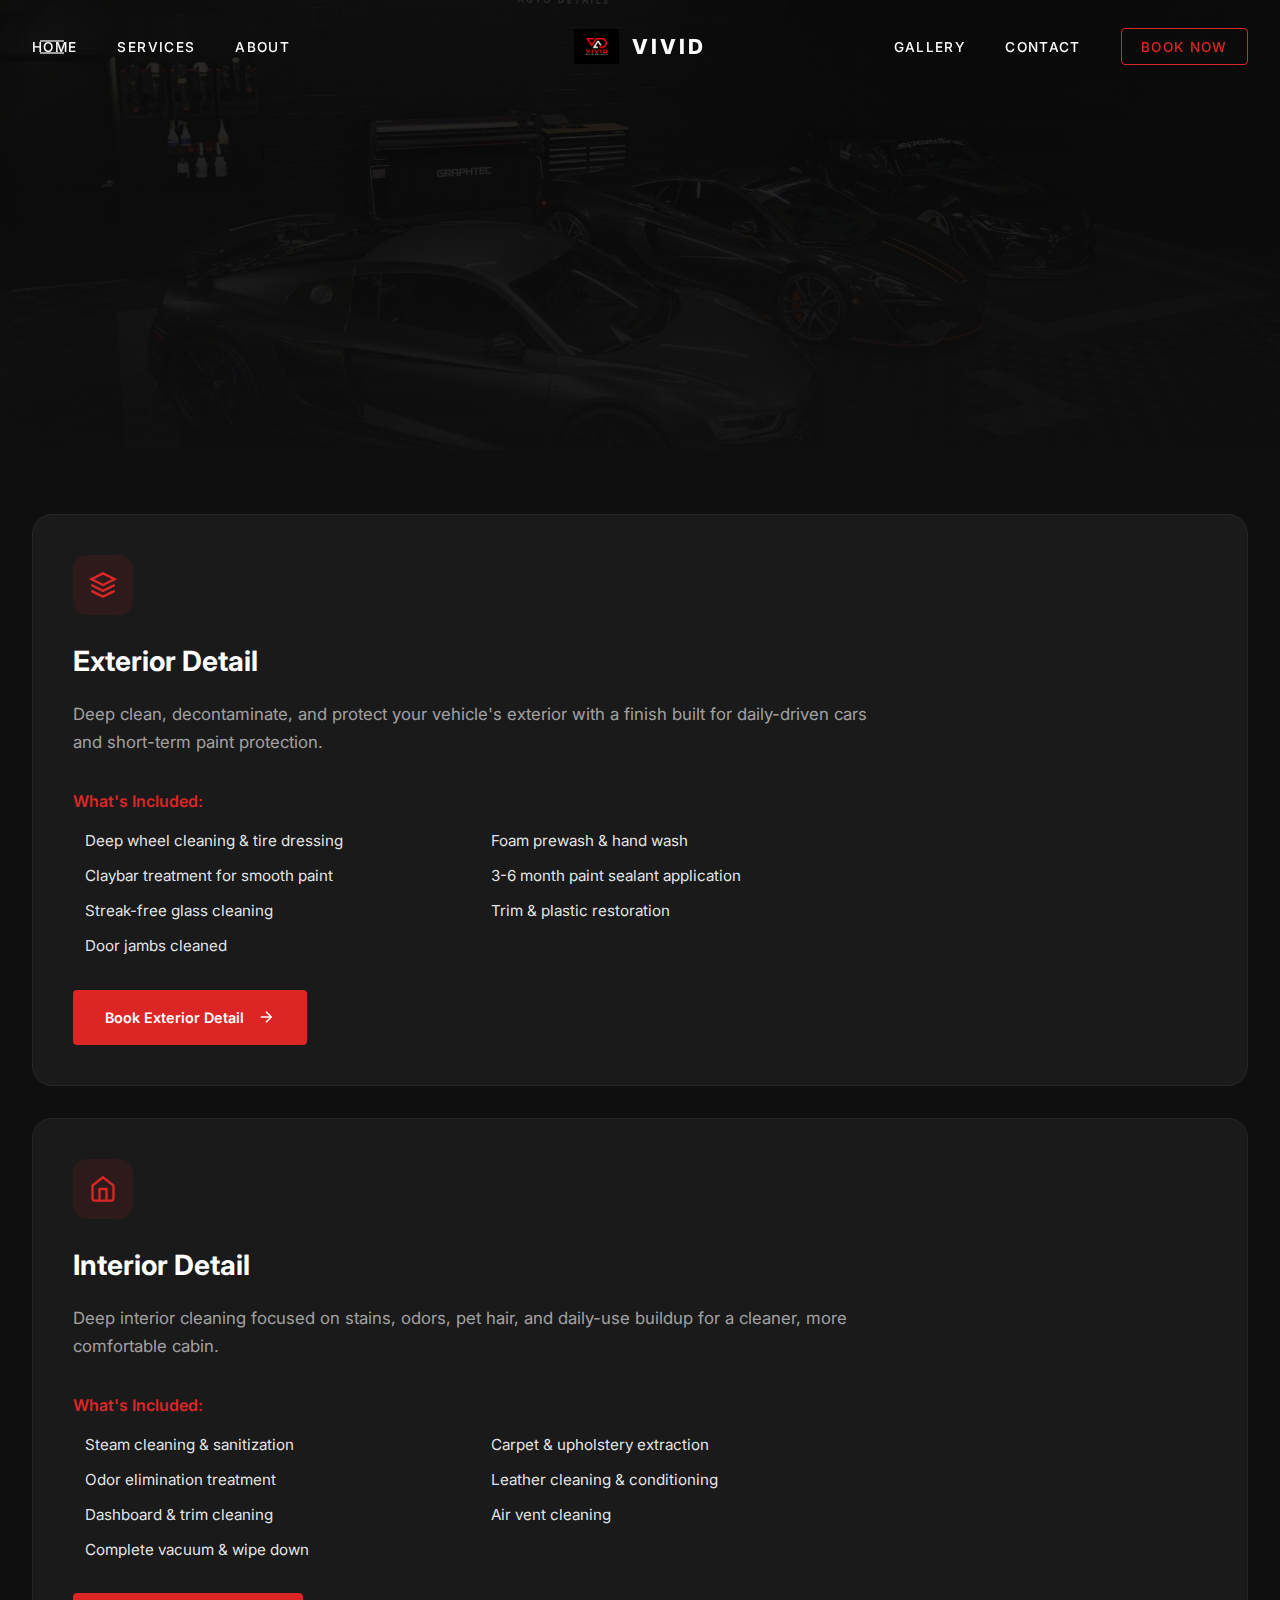
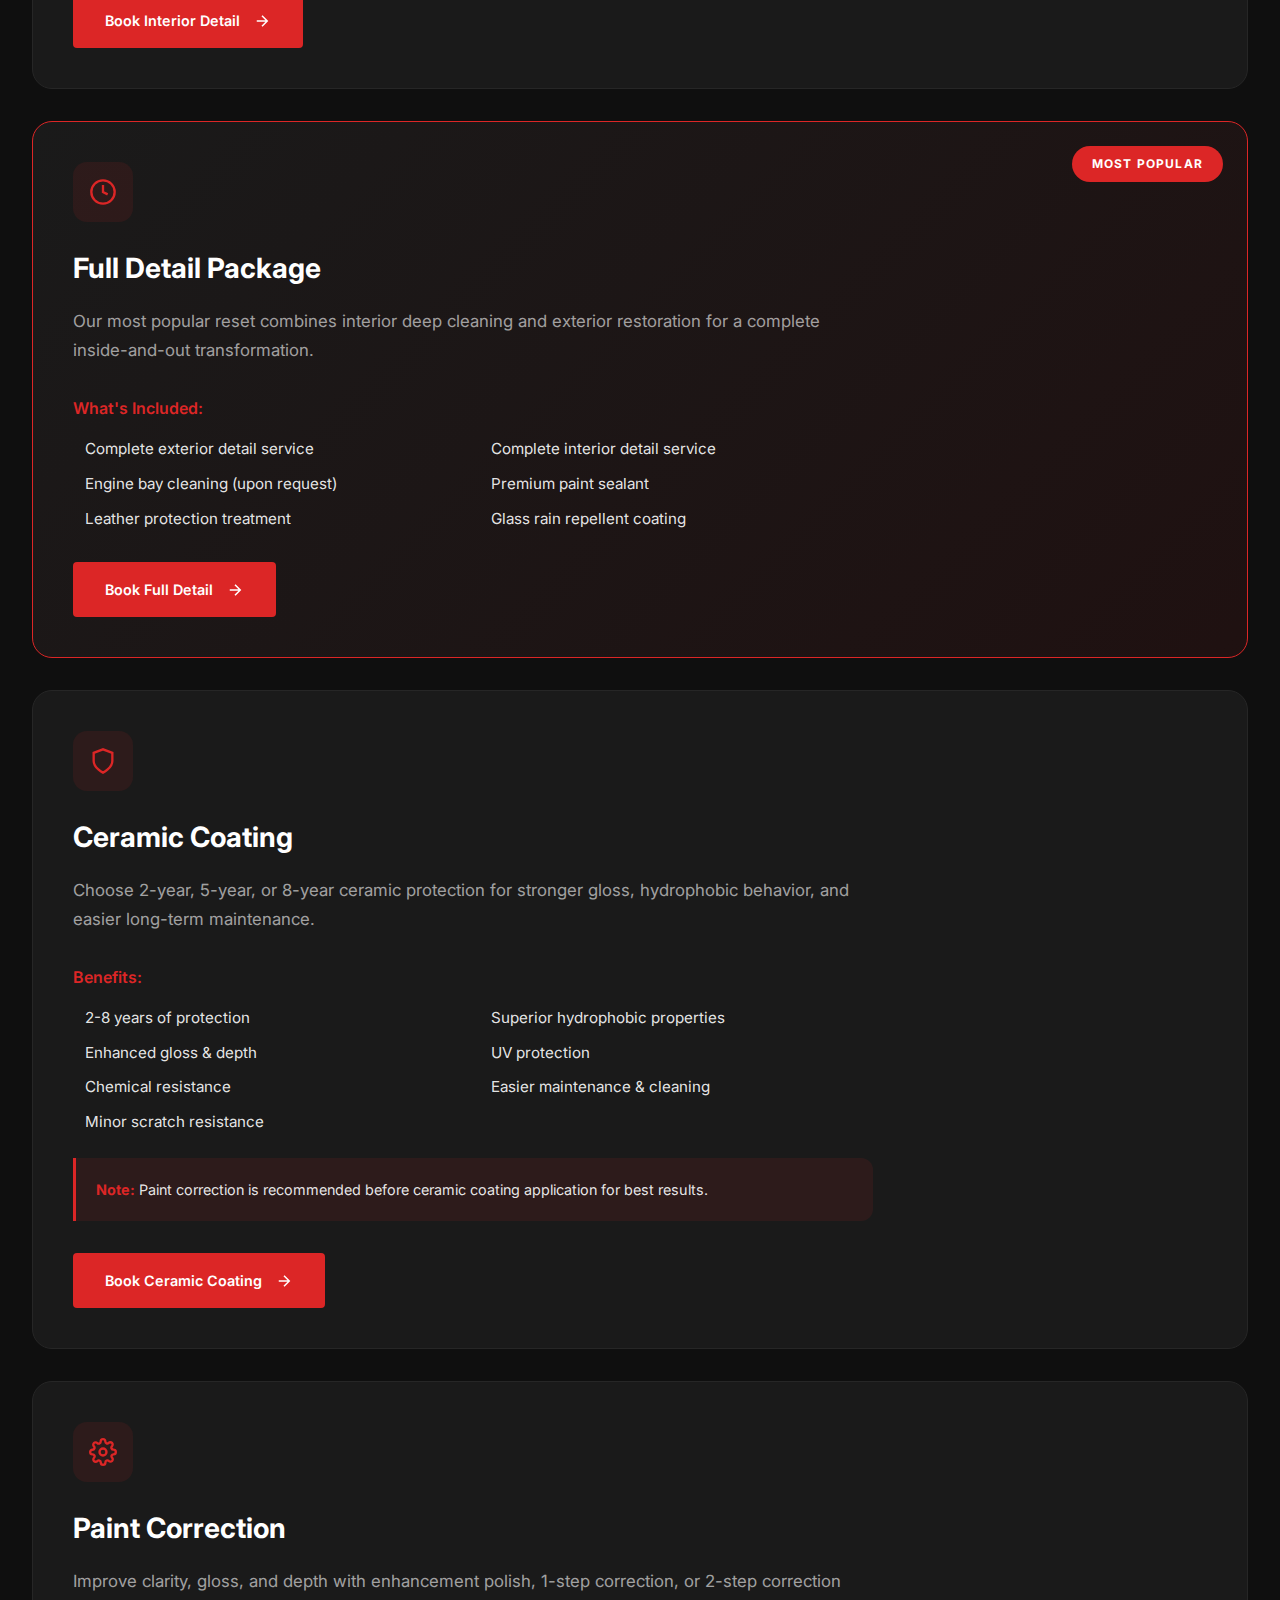
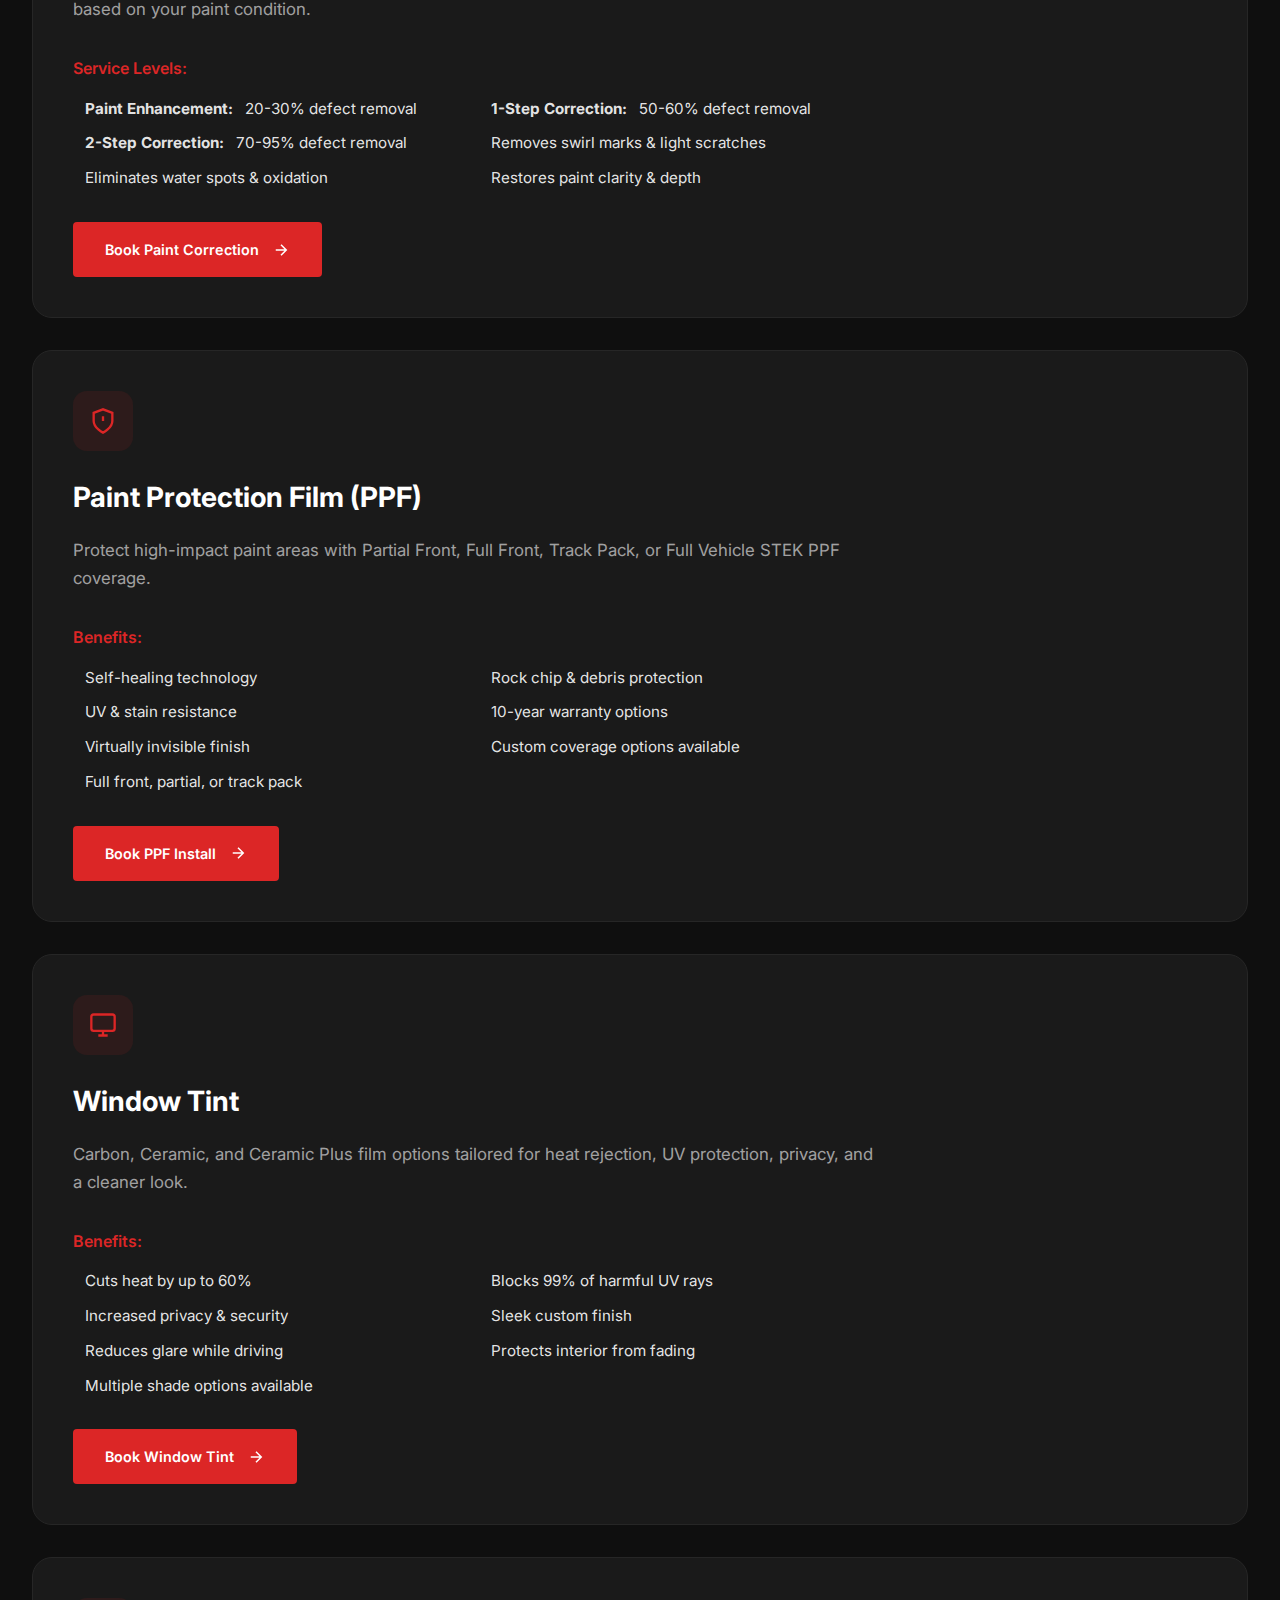
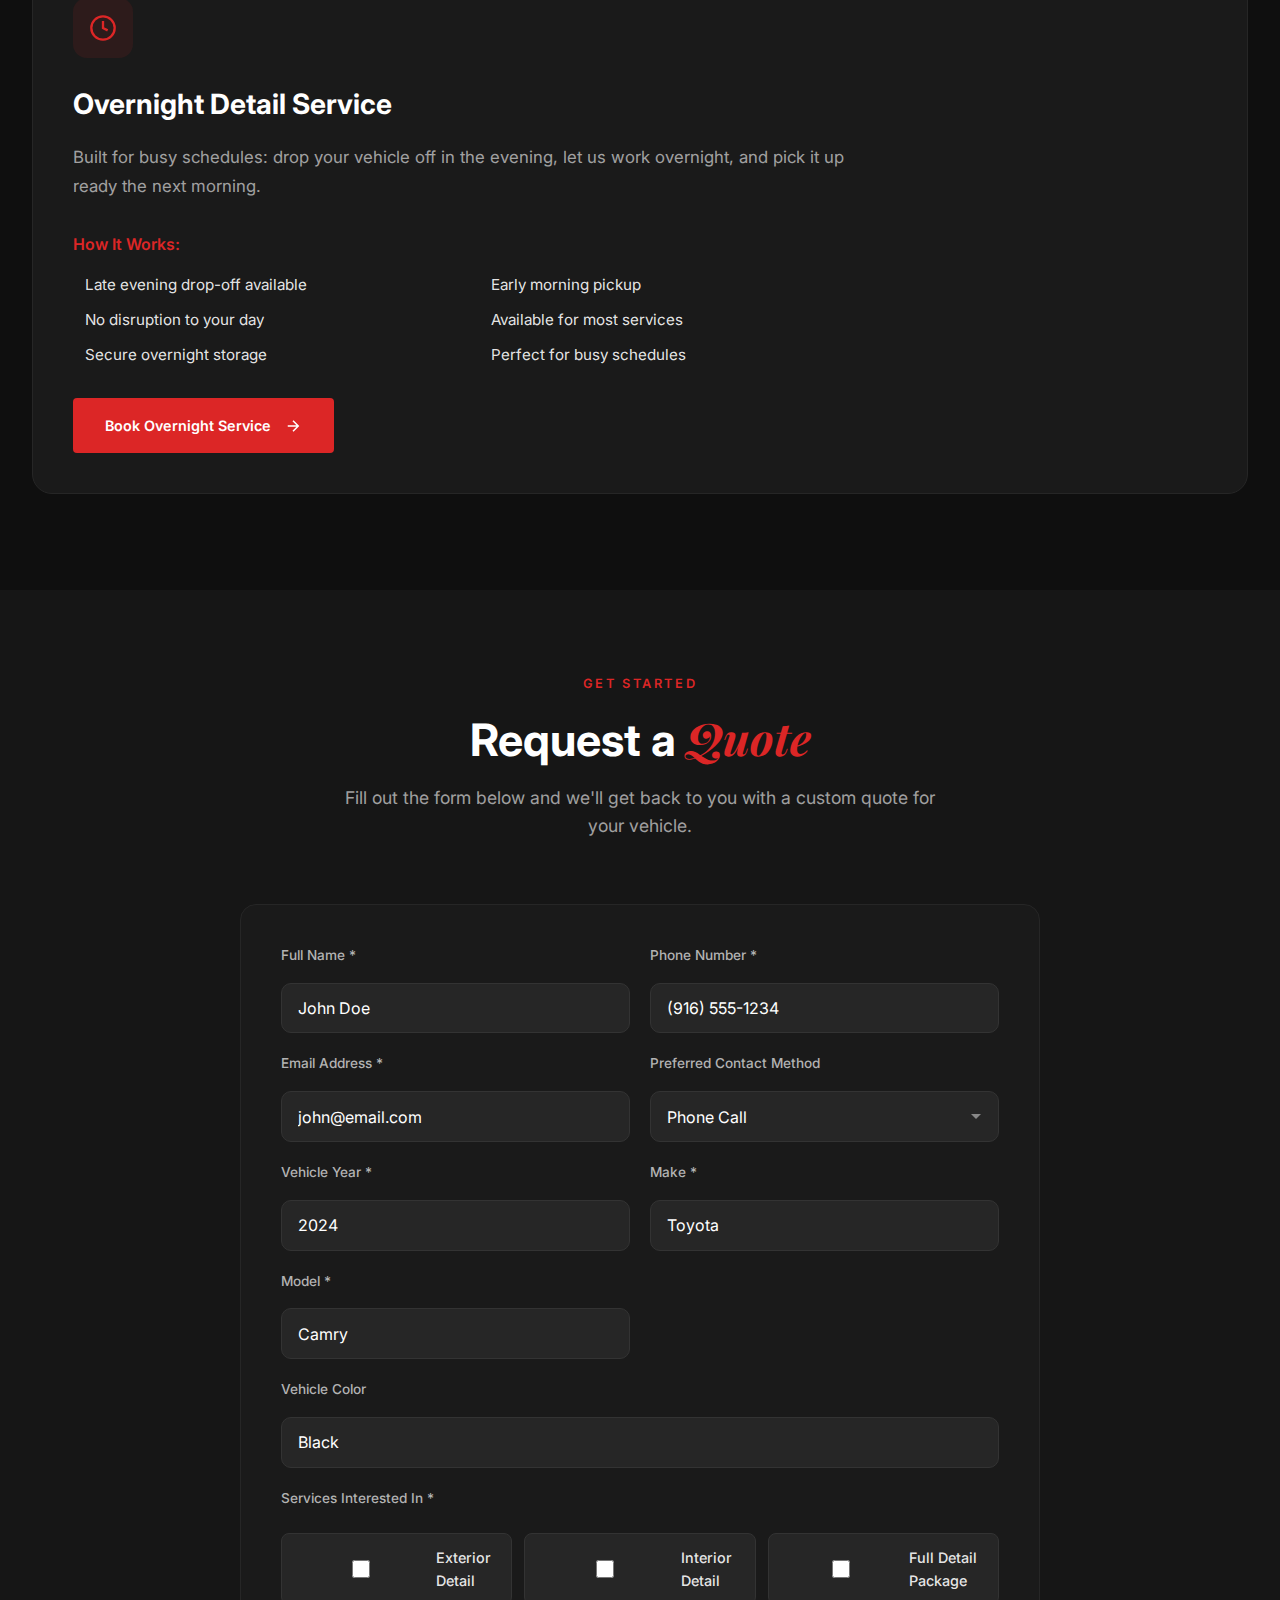
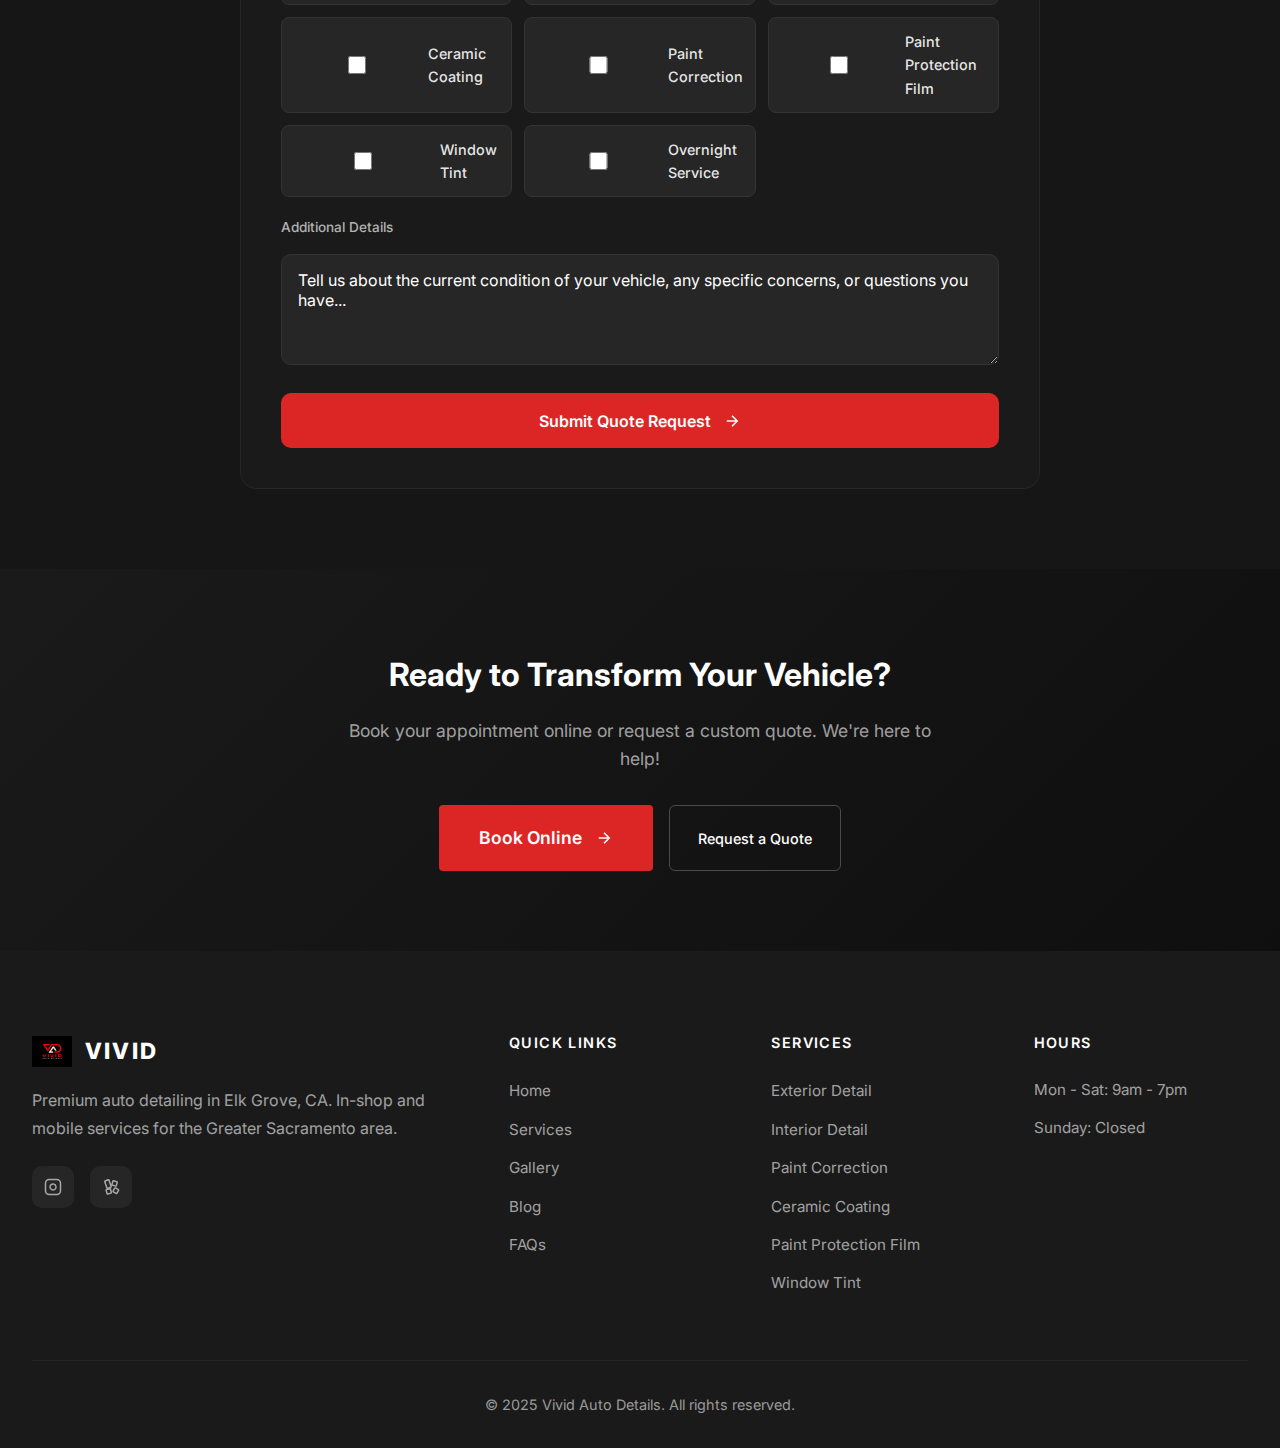
<file: services.html>
<!DOCTYPE html>
<html lang="en">
<head>
    <meta charset="UTF-8">
    <meta name="viewport" content="width=device-width, initial-scale=1.0, maximum-scale=5.0">
    <link rel="icon" type="image/png" sizes="32x32" href="/favicon-32x32.png">
    <link rel="icon" type="image/png" sizes="16x16" href="/favicon-16x16.png">
    <link rel="apple-touch-icon" sizes="180x180" href="/apple-touch-icon.png">
    <link rel="shortcut icon" href="/favicon.ico">
    <title>Our Services | Vivid Auto Details</title>
    <meta name="description" content="Professional auto detailing services in Elk Grove. Interior detailing, exterior polish, ceramic coating, PPF, and paint correction.">
    <link rel="stylesheet" href="style.css">
    <link rel="preconnect" href="https://fonts.googleapis.com">
    <link rel="preconnect" href="https://fonts.gstatic.com" crossorigin>
    <link href="https://fonts.googleapis.com/css2?family=Inter:wght@400;500;600;700;800&family=Playfair+Display:wght@400;500;600;700&display=swap" rel="stylesheet">
</head>
<body class="no-curtain">
    <!-- Full Screen Navigation Overlay -->
    <nav class="mega-nav" id="megaNav">
        <button class="mega-nav-close" id="megaNavClose" aria-label="Close menu">
            <svg viewBox="0 0 24 24" fill="none" stroke="currentColor" stroke-width="2">
                <path d="M18 6L6 18M6 6l12 12"/>
            </svg>
        </button>
        <div class="nav-background">
            <div class="nav-bg-slice"></div>
            <div class="nav-bg-slice"></div>
            <div class="nav-bg-slice"></div>
            <div class="nav-bg-slice"></div>
        </div>
        <div class="nav-content">
            <div class="nav-main">
                <ul class="mega-nav-links">
                    <li class="mega-nav-item" data-index="01">
                        <a href="index.html?skipIntro=true" class="mega-nav-link">
                            <span class="link-text">Home</span>
                            <span class="link-bg">Home</span>
                        </a>
                    </li>
                    <li class="mega-nav-item" data-index="02">
                        <a href="services.html" class="mega-nav-link">
                            <span class="link-text">Services</span>
                            <span class="link-bg">Services</span>
                        </a>
                    </li>
                    <li class="mega-nav-item" data-index="03">
                        <a href="gallery.html" class="mega-nav-link">
                            <span class="link-text">Gallery</span>
                            <span class="link-bg">Gallery</span>
                        </a>
                    </li>
                    <li class="mega-nav-item" data-index="04">
                        <a href="blog.html" class="mega-nav-link">
                            <span class="link-text">Blog</span>
                            <span class="link-bg">Blog</span>
                        </a>
                    </li>
                    <li class="mega-nav-item" data-index="05">
                        <a href="faqs.html" class="mega-nav-link">
                            <span class="link-text">FAQs</span>
                            <span class="link-bg">FAQs</span>
                        </a>
                    </li>
                </ul>
            </div>
            <div class="nav-footer">
                <div class="nav-info">
                    <div class="info-block">
                        <span class="info-label">Get a Quote</span>
                        <a href="index.html?skipIntro=true#contact" class="info-value" style="text-decoration: underline;">Request Quote</a>
                    </div>
                    <div class="info-block">
                        <span class="info-label">Email</span>
                        <span class="info-value">vividautodetailsca@gmail.com</span>
                    </div>
                </div>
                <div class="nav-social">
                    <a href="https://www.instagram.com/vivid.autodetails/" target="_blank">IG</a>
                    <a href="https://www.yelp.com/biz/vivid-auto-details-elk-grove" target="_blank">YELP</a>
                </div>
            </div>
        </div>
    </nav>

    <!-- Navigation -->
    <header class="header header-dark" id="header">
        <nav class="nav">
            <button class="menu-trigger" id="menuTrigger">
                <div class="trigger-box">
                    <span class="trigger-line"></span>
                    <span class="trigger-line"></span>
                </div>
            </button>
            <ul class="nav-left">
                <li><a href="index.html?skipIntro=true" class="nav-link">Home</a></li>
                <li><a href="services.html" class="nav-link active">Services</a></li>
                <li><a href="index.html?skipIntro=true#about" class="nav-link">About</a></li>
            </ul>
            <a href="index.html?skipIntro=true" class="nav-center">
                <img src="images/logo.jpg" alt="Vivid Auto Details" class="nav-logo">
                <span class="nav-brand">VIVID</span>
            </a>
            <ul class="nav-right">
                <li><a href="gallery.html" class="nav-link">Gallery</a></li>
                <li><a href="index.html?skipIntro=true#contact" class="nav-link">Contact</a></li>
                <li><a href="https://vividautodetails.fieldd.co/" target="_blank" class="nav-link cta-link">Book Now</a></li>
            </ul>
            <button class="mobile-toggle" id="mobileToggle" aria-label="Open menu">
                <span></span>
                <span></span>
            </button>
        </nav>
        <!-- Mobile Menu -->
        <div class="mobile-menu" id="mobileMenu">
            <ul>
                <li><a href="index.html?skipIntro=true">Home</a></li>
                <li><a href="services-detail.html">Services</a></li>
                <li><a href="index.html?skipIntro=true#about">About</a></li>
                <li><a href="gallery.html">Gallery</a></li>
                <li><a href="index.html?skipIntro=true#reviews">Reviews</a></li>
                <li><a href="blog.html">Blog</a></li>
                <li><a href="faqs.html">FAQs</a></li>
                <li><a href="index.html?skipIntro=true#contact">Contact</a></li>
                <li><a href="https://vividautodetails.fieldd.co/" target="_blank" class="mobile-cta">Book Now</a></li>
            </ul>
        </div>
    </header>

    <main>
        <!-- Page Hero -->
        <section class="page-hero services-hero">
            <div class="page-hero-bg">
                <img src="images/hero.jpg" alt="Auto Detailing Services">
                <div class="page-hero-overlay"></div>
            </div>
            <div class="container">
                <span class="page-label" data-ciel-field="services_page.hero.eyebrow">What We Offer</span>
                <h1 class="page-title">Our <em>Services</em></h1>
                <p class="page-subtitle" data-ciel-field="services_page.hero.subtitle">Professional detailing services tailored to your vehicle's needs. From basic washes to complete paint protection.</p>
            </div>
        </section>

        <!-- Services Overview -->
        <section class="services-detail-section">
            <div class="container">
                <!-- Exterior Detail -->
                <div class="service-detail-card" id="exterior">
                    <div class="service-detail-content">
                        <div class="service-detail-icon">
                            <svg xmlns="http://www.w3.org/2000/svg" viewBox="0 0 24 24" fill="none" stroke="currentColor" stroke-width="2">
                                <path d="M12 2L2 7l10 5 10-5-10-5zM2 17l10 5 10-5M2 12l10 5 10-5"/>
                            </svg>
                        </div>
                        <h2 data-ciel-field="services.exterior.title">Exterior Detail</h2>
                        <p class="service-detail-intro" data-ciel-field="services.exterior.overview_intro">Deep clean, decontaminate, and protect your vehicle's exterior with a finish built for daily-driven cars and short-term paint protection.</p>
                        <div class="service-detail-features">
                            <h4>What's Included:</h4>
                            <ul>
                                <li>Deep wheel cleaning & tire dressing</li>
                                <li>Foam prewash & hand wash</li>
                                <li>Claybar treatment for smooth paint</li>
                                <li>3-6 month paint sealant application</li>
                                <li>Streak-free glass cleaning</li>
                                <li>Trim & plastic restoration</li>
                                <li>Door jambs cleaned</li>
                            </ul>
                        </div>
                        <div class="service-detail-cta">
                            <a href="https://vividautodetails.fieldd.co/" target="_blank" class="btn-primary">
                                <span>Book Exterior Detail</span>
                                <svg viewBox="0 0 24 24"><path d="M5 12h14M12 5l7 7-7 7"/></svg>
                            </a>
                        </div>
                    </div>
                </div>

                <!-- Interior Detail -->
                <div class="service-detail-card" id="interior">
                    <div class="service-detail-content">
                        <div class="service-detail-icon">
                            <svg xmlns="http://www.w3.org/2000/svg" viewBox="0 0 24 24" fill="none" stroke="currentColor" stroke-width="2">
                                <path d="M3 9l9-7 9 7v11a2 2 0 0 1-2 2H5a2 2 0 0 1-2-2z"/>
                                <polyline points="9 22 9 12 15 12 15 22"/>
                            </svg>
                        </div>
                        <h2 data-ciel-field="services.interior.title">Interior Detail</h2>
                        <p class="service-detail-intro" data-ciel-field="services.interior.overview_intro">Deep interior cleaning focused on stains, odors, pet hair, and daily-use buildup for a cleaner, more comfortable cabin.</p>
                        <div class="service-detail-features">
                            <h4>What's Included:</h4>
                            <ul>
                                <li>Steam cleaning & sanitization</li>
                                <li>Carpet & upholstery extraction</li>
                                <li>Odor elimination treatment</li>
                                <li>Leather cleaning & conditioning</li>
                                <li>Dashboard & trim cleaning</li>
                                <li>Air vent cleaning</li>
                                <li>Complete vacuum & wipe down</li>
                            </ul>
                        </div>
                        <div class="service-detail-cta">
                            <a href="https://vividautodetails.fieldd.co/" target="_blank" class="btn-primary">
                                <span>Book Interior Detail</span>
                                <svg viewBox="0 0 24 24"><path d="M5 12h14M12 5l7 7-7 7"/></svg>
                            </a>
                        </div>
                    </div>
                </div>

                <!-- Full Detail Package -->
                <div class="service-detail-card featured" id="full-detail">
                    <div class="featured-badge">Most Popular</div>
                    <div class="service-detail-content">
                        <div class="service-detail-icon">
                            <svg xmlns="http://www.w3.org/2000/svg" viewBox="0 0 24 24" fill="none" stroke="currentColor" stroke-width="2">
                                <circle cx="12" cy="12" r="10"/>
                                <path d="M12 6v6l4 2"/>
                            </svg>
                        </div>
                        <h2 data-ciel-field="services.full_detail.title">Full Detail Package</h2>
                        <p class="service-detail-intro" data-ciel-field="services.full_detail.overview_intro">Our most popular reset combines interior deep cleaning and exterior restoration for a complete inside-and-out transformation.</p>
                        <div class="service-detail-features">
                            <h4>What's Included:</h4>
                            <ul>
                                <li>Complete exterior detail service</li>
                                <li>Complete interior detail service</li>
                                <li>Engine bay cleaning (upon request)</li>
                                <li>Premium paint sealant</li>
                                <li>Leather protection treatment</li>
                                <li>Glass rain repellent coating</li>
                            </ul>
                        </div>
                        <div class="service-detail-cta">
                            <a href="https://vividautodetails.fieldd.co/" target="_blank" class="btn-primary">
                                <span>Book Full Detail</span>
                                <svg viewBox="0 0 24 24"><path d="M5 12h14M12 5l7 7-7 7"/></svg>
                            </a>
                        </div>
                    </div>
                </div>

                <!-- Ceramic Coating -->
                <div class="service-detail-card" id="ceramic">
                    <div class="service-detail-content">
                        <div class="service-detail-icon">
                            <svg xmlns="http://www.w3.org/2000/svg" viewBox="0 0 24 24" fill="none" stroke="currentColor" stroke-width="2">
                                <path d="M12 22s8-4 8-10V5l-8-3-8 3v7c0 6 8 10 8 10z"/>
                            </svg>
                        </div>
                        <h2 data-ciel-field="services.ceramic.title">Ceramic Coating</h2>
                        <p class="service-detail-intro" data-ciel-field="services.ceramic.overview_intro">Choose 2-year, 5-year, or 8-year ceramic protection for stronger gloss, hydrophobic behavior, and easier long-term maintenance.</p>
                        <div class="service-detail-features">
                            <h4>Benefits:</h4>
                            <ul>
                                <li>2-8 years of protection</li>
                                <li>Superior hydrophobic properties</li>
                                <li>Enhanced gloss & depth</li>
                                <li>UV protection</li>
                                <li>Chemical resistance</li>
                                <li>Easier maintenance & cleaning</li>
                                <li>Minor scratch resistance</li>
                            </ul>
                        </div>
                        <div class="service-detail-note">
                            <strong>Note:</strong> Paint correction is recommended before ceramic coating application for best results.
                        </div>
                        <div class="service-detail-cta">
                            <a href="https://vividautodetails.fieldd.co/" target="_blank" class="btn-primary">
                                <span>Book Ceramic Coating</span>
                                <svg viewBox="0 0 24 24"><path d="M5 12h14M12 5l7 7-7 7"/></svg>
                            </a>
                        </div>
                    </div>
                </div>

                <!-- Paint Correction -->
                <div class="service-detail-card" id="paint-correction">
                    <div class="service-detail-content">
                        <div class="service-detail-icon">
                            <svg xmlns="http://www.w3.org/2000/svg" viewBox="0 0 24 24" fill="none" stroke="currentColor" stroke-width="2">
                                <circle cx="12" cy="12" r="3"/>
                                <path d="M19.4 15a1.65 1.65 0 0 0 .33 1.82l.06.06a2 2 0 0 1 0 2.83 2 2 0 0 1-2.83 0l-.06-.06a1.65 1.65 0 0 0-1.82-.33 1.65 1.65 0 0 0-1 1.51V21a2 2 0 0 1-2 2 2 2 0 0 1-2-2v-.09A1.65 1.65 0 0 0 9 19.4a1.65 1.65 0 0 0-1.82.33l-.06.06a2 2 0 0 1-2.83 0 2 2 0 0 1 0-2.83l.06-.06a1.65 1.65 0 0 0 .33-1.82 1.65 1.65 0 0 0-1.51-1H3a2 2 0 0 1-2-2 2 2 0 0 1 2-2h.09A1.65 1.65 0 0 0 4.6 9a1.65 1.65 0 0 0-.33-1.82l-.06-.06a2 2 0 0 1 0-2.83 2 2 0 0 1 2.83 0l.06.06a1.65 1.65 0 0 0 1.82.33H9a1.65 1.65 0 0 0 1-1.51V3a2 2 0 0 1 2-2 2 2 0 0 1 2 2v.09a1.65 1.65 0 0 0 1 1.51 1.65 1.65 0 0 0 1.82-.33l.06-.06a2 2 0 0 1 2.83 0 2 2 0 0 1 0 2.83l-.06.06a1.65 1.65 0 0 0-.33 1.82V9a1.65 1.65 0 0 0 1.51 1H21a2 2 0 0 1 2 2 2 2 0 0 1-2 2h-.09a1.65 1.65 0 0 0-1.51 1z"/>
                            </svg>
                        </div>
                        <h2 data-ciel-field="services.paint_correction.title">Paint Correction</h2>
                        <p class="service-detail-intro" data-ciel-field="services.paint_correction.overview_intro">Improve clarity, gloss, and depth with enhancement polish, 1-step correction, or 2-step correction based on your paint condition.</p>
                        <div class="service-detail-features">
                            <h4>Service Levels:</h4>
                            <ul>
                                <li><strong>Paint Enhancement:</strong> 20-30% defect removal</li>
                                <li><strong>1-Step Correction:</strong> 50-60% defect removal</li>
                                <li><strong>2-Step Correction:</strong> 70-95% defect removal</li>
                                <li>Removes swirl marks & light scratches</li>
                                <li>Eliminates water spots & oxidation</li>
                                <li>Restores paint clarity & depth</li>
                            </ul>
                        </div>
                        <div class="service-detail-cta">
                            <a href="https://vividautodetails.fieldd.co/" target="_blank" class="btn-primary">
                                <span>Book Paint Correction</span>
                                <svg viewBox="0 0 24 24"><path d="M5 12h14M12 5l7 7-7 7"/></svg>
                            </a>
                        </div>
                    </div>
                </div>

                <!-- Paint Protection Film -->
                <div class="service-detail-card" id="ppf">
                    <div class="service-detail-content">
                        <div class="service-detail-icon">
                            <svg xmlns="http://www.w3.org/2000/svg" viewBox="0 0 24 24" fill="none" stroke="currentColor" stroke-width="2">
                                <path d="M12 22s8-4 8-10V5l-8-3-8 3v7c0 6 8 10 8 10z"/>
                                <path d="M12 8v4M12 16h.01"/>
                            </svg>
                        </div>
                        <h2 data-ciel-field="services.ppf.title">Paint Protection Film (PPF)</h2>
                        <p class="service-detail-intro" data-ciel-field="services.ppf.overview_intro">Protect high-impact paint areas with Partial Front, Full Front, Track Pack, or Full Vehicle STEK PPF coverage.</p>
                        <div class="service-detail-features">
                            <h4>Benefits:</h4>
                            <ul>
                                <li>Self-healing technology</li>
                                <li>Rock chip & debris protection</li>
                                <li>UV & stain resistance</li>
                                <li>10-year warranty options</li>
                                <li>Virtually invisible finish</li>
                                <li>Custom coverage options available</li>
                                <li>Full front, partial, or track pack</li>
                            </ul>
                        </div>
                        <div class="service-detail-cta">
                            <a href="https://vividautodetails.fieldd.co/" target="_blank" class="btn-primary">
                                <span>Book PPF Install</span>
                                <svg viewBox="0 0 24 24"><path d="M5 12h14M12 5l7 7-7 7"/></svg>
                            </a>
                        </div>
                    </div>
                </div>

                <!-- Window Tint -->
                <div class="service-detail-card" id="tint">
                    <div class="service-detail-content">
                        <div class="service-detail-icon">
                            <svg xmlns="http://www.w3.org/2000/svg" viewBox="0 0 24 24" fill="none" stroke="currentColor" stroke-width="2">
                                <rect x="2" y="3" width="20" height="14" rx="2" ry="2"/>
                                <line x1="8" y1="21" x2="16" y2="21"/>
                                <line x1="12" y1="17" x2="12" y2="21"/>
                            </svg>
                        </div>
                        <h2 data-ciel-field="services.tint.title">Window Tint</h2>
                        <p class="service-detail-intro" data-ciel-field="services.tint.overview_intro">Carbon, Ceramic, and Ceramic Plus film options tailored for heat rejection, UV protection, privacy, and a cleaner look.</p>
                        <div class="service-detail-features">
                            <h4>Benefits:</h4>
                            <ul>
                                <li>Cuts heat by up to 60%</li>
                                <li>Blocks 99% of harmful UV rays</li>
                                <li>Increased privacy & security</li>
                                <li>Sleek custom finish</li>
                                <li>Reduces glare while driving</li>
                                <li>Protects interior from fading</li>
                                <li>Multiple shade options available</li>
                            </ul>
                        </div>
                        <div class="service-detail-cta">
                            <a href="https://vividautodetails.fieldd.co/" target="_blank" class="btn-primary">
                                <span>Book Window Tint</span>
                                <svg viewBox="0 0 24 24"><path d="M5 12h14M12 5l7 7-7 7"/></svg>
                            </a>
                        </div>
                    </div>
                </div>

                <!-- Overnight Service -->
                <div class="service-detail-card" id="overnight">
                    <div class="service-detail-content">
                        <div class="service-detail-icon">
                            <svg xmlns="http://www.w3.org/2000/svg" viewBox="0 0 24 24" fill="none" stroke="currentColor" stroke-width="2">
                                <circle cx="12" cy="12" r="10"/>
                                <path d="M12 6v6l4 2"/>
                            </svg>
                        </div>
                        <h2 data-ciel-field="services.overnight.title">Overnight Detail Service</h2>
                        <p class="service-detail-intro" data-ciel-field="services.overnight.overview_intro">Built for busy schedules: drop your vehicle off in the evening, let us work overnight, and pick it up ready the next morning.</p>
                        <div class="service-detail-features">
                            <h4>How It Works:</h4>
                            <ul>
                                <li>Late evening drop-off available</li>
                                <li>Early morning pickup</li>
                                <li>No disruption to your day</li>
                                <li>Available for most services</li>
                                <li>Secure overnight storage</li>
                                <li>Perfect for busy schedules</li>
                            </ul>
                        </div>
                        <div class="service-detail-cta">
                            <a href="https://vividautodetails.fieldd.co/" target="_blank" class="btn-primary">
                                <span>Book Overnight Service</span>
                                <svg viewBox="0 0 24 24"><path d="M5 12h14M12 5l7 7-7 7"/></svg>
                            </a>
                        </div>
                    </div>
                </div>
            </div>
        </section>

        <!-- Quote Form Section -->
        <section class="quote-section" id="quote">
            <div class="container">
                <div class="section-header center">
                    <span class="section-label" data-ciel-field="services_page.quote.eyebrow">Get Started</span>
                    <h2 class="section-title">Request a <em>Quote</em></h2>
                    <p class="section-subtitle" data-ciel-field="services_page.quote.subtitle">Fill out the form below and we'll get back to you with a custom quote for your vehicle.</p>
                </div>
                <div class="quote-form-wrapper">
                    <form class="quote-form" id="quoteForm" data-ciel="contact" data-google-script="https://script.google.com/macros/s/AKfycbzmZHmiwRoL9ZHxpDMhfreazG55qm6PCuLMh6M5rWZgCSrxTrC2E2kT734tz6eoQyX8/exec" data-quote-endpoint="https://script.google.com/macros/s/AKfycbzmZHmiwRoL9ZHxpDMhfreazG55qm6PCuLMh6M5rWZgCSrxTrC2E2kT734tz6eoQyX8/exec" data-quote-mode="no-cors" data-quote-variant="services-page">
                        <div class="form-row">
                            <div class="form-group">
                                <label for="name">Full Name *</label>
                                <input type="text" id="name" name="name" required placeholder="John Doe">
                            </div>
                            <div class="form-group">
                                <label for="phone">Phone Number *</label>
                                <input type="tel" id="phone" name="phone" required placeholder="(916) 555-1234">
                            </div>
                        </div>
                        <div class="form-row">
                            <div class="form-group">
                                <label for="email">Email Address *</label>
                                <input type="email" id="email" name="email" required placeholder="john@email.com">
                            </div>
                            <div class="form-group">
                                <label for="preferred-contact">Preferred Contact Method</label>
                                <select id="preferred-contact" name="preferred-contact">
                                    <option value="phone">Phone Call</option>
                                    <option value="text">Text Message</option>
                                    <option value="email">Email</option>
                                </select>
                            </div>
                        </div>
                        <div class="form-row">
                            <div class="form-group">
                                <label for="vehicle-year">Vehicle Year *</label>
                                <input type="text" id="vehicle-year" name="vehicle-year" required placeholder="2024">
                            </div>
                            <div class="form-group">
                                <label for="vehicle-make">Make *</label>
                                <input type="text" id="vehicle-make" name="vehicle-make" required placeholder="Toyota">
                            </div>
                            <div class="form-group">
                                <label for="vehicle-model">Model *</label>
                                <input type="text" id="vehicle-model" name="vehicle-model" required placeholder="Camry">
                            </div>
                        </div>
                        <div class="form-group">
                            <label for="vehicle-color">Vehicle Color</label>
                            <input type="text" id="vehicle-color" name="vehicle-color" placeholder="Black">
                        </div>
                        <div class="form-group">
                            <label>Services Interested In *</label>
                            <div class="checkbox-group">
                                <label class="checkbox-label">
                                    <input type="checkbox" name="services" value="exterior-detail">
                                    <span>Exterior Detail</span>
                                </label>
                                <label class="checkbox-label">
                                    <input type="checkbox" name="services" value="interior-detail">
                                    <span>Interior Detail</span>
                                </label>
                                <label class="checkbox-label">
                                    <input type="checkbox" name="services" value="full-detail">
                                    <span>Full Detail Package</span>
                                </label>
                                <label class="checkbox-label">
                                    <input type="checkbox" name="services" value="ceramic-coating">
                                    <span>Ceramic Coating</span>
                                </label>
                                <label class="checkbox-label">
                                    <input type="checkbox" name="services" value="paint-correction">
                                    <span>Paint Correction</span>
                                </label>
                                <label class="checkbox-label">
                                    <input type="checkbox" name="services" value="ppf">
                                    <span>Paint Protection Film</span>
                                </label>
                                <label class="checkbox-label">
                                    <input type="checkbox" name="services" value="window-tint">
                                    <span>Window Tint</span>
                                </label>
                                <label class="checkbox-label">
                                    <input type="checkbox" name="services" value="overnight">
                                    <span>Overnight Service</span>
                                </label>
                            </div>
                        </div>
                        <div class="form-group">
                            <label for="message">Additional Details</label>
                            <textarea id="message" name="message" rows="4" placeholder="Tell us about the current condition of your vehicle, any specific concerns, or questions you have..."></textarea>
                        </div>
                        <div class="form-group" style="position: absolute; left: -9999px; opacity: 0; height: 0; overflow: hidden;" aria-hidden="true">
                            <label for="website">Website</label>
                            <input type="text" id="website" name="website" tabindex="-1" autocomplete="off">
                        </div>
                        <button type="submit" class="btn-primary btn-large btn-submit">
                            <span>Submit Quote Request</span>
                            <svg viewBox="0 0 24 24"><path d="M5 12h14M12 5l7 7-7 7"/></svg>
                        </button>
                    </form>
                    <div class="form-success" style="display: none;">
                        <div class="success-checkmark">
                            <div class="check-icon">
                                <span class="icon-line line-tip"></span>
                                <span class="icon-line line-long"></span>
                                <div class="icon-circle"></div>
                                <div class="icon-fix"></div>
                            </div>
                        </div>
                        <h4>Request Sent Successfully!</h4>
                        <p>Thank you for your interest in Vivid Auto Details. We've received your quote request and will get back to you within 24 hours.</p>
                        <a href="https://vividautodetails.fieldd.co/" target="_blank" class="btn-secondary">
                            <span>Book Online Now</span>
                        </a>
                    </div>
                </div>
            </div>
        </section>

        <!-- CTA Section -->
        <section class="cta-section">
            <div class="container">
                <div class="cta-content">
                    <h2>Ready to Transform Your Vehicle?</h2>
                    <p>Book your appointment online or request a custom quote. We're here to help!</p>
                    <div class="cta-buttons">
                        <a href="https://vividautodetails.fieldd.co/" target="_blank" class="btn-primary btn-large">
                            <span>Book Online</span>
                            <svg viewBox="0 0 24 24"><path d="M5 12h14M12 5l7 7-7 7"/></svg>
                        </a>
                        <a href="index.html?skipIntro=true#contact" class="btn-secondary">
                            <span>Request a Quote</span>
                        </a>
                    </div>
                </div>
            </div>
        </section>
    </main>

    <!-- Footer -->
    <footer class="footer">
        <div class="container">
            <div class="footer-top">
                <div class="footer-brand">
                    <a href="index.html?skipIntro=true" class="footer-logo">
                        <img src="images/logo.jpg" alt="Vivid">
                        <span>VIVID</span>
                    </a>
                    <p>Premium auto detailing in Elk Grove, CA. In-shop and mobile services for the Greater Sacramento area.</p>
                    <div class="footer-social">
                        <a href="https://www.instagram.com/vivid.autodetails/" target="_blank" aria-label="Instagram">
                            <svg viewBox="0 0 24 24"><rect x="2" y="2" width="20" height="20" rx="5" ry="5"/><path d="M16 11.37A4 4 0 1 1 12.63 8 4 4 0 0 1 16 11.37z"/><line x1="17.5" y1="6.5" x2="17.51" y2="6.5"/></svg>
                        </a>
                        <a href="https://www.yelp.com/biz/vivid-auto-details-elk-grove" target="_blank" aria-label="Yelp">
                            <svg viewBox="0 0 24 24" fill="currentColor"><path d="M12.14 11.18L9.24 2.77C9.09 2.32 8.58 2.1 8.14 2.28L4.24 3.93C3.8 4.11 3.58 4.62 3.76 5.06L6.66 13.47C6.84 13.91 7.35 14.13 7.79 13.95L11.69 12.3C12.13 12.12 12.32 11.62 12.14 11.18M21.79 15.44L18.14 13.29C17.74 13.06 17.22 13.19 16.99 13.59L14.84 17.24C14.61 17.64 14.74 18.16 15.14 18.39L18.79 20.54C19.19 20.77 19.71 20.64 19.94 20.24L22.09 16.59C22.32 16.19 22.19 15.67 21.79 15.44M16.99 10.41L18.14 10.71C18.58 10.82 19.03 10.56 19.14 10.12L20.29 5.89C20.4 5.45 20.14 5 19.7 4.89L15.47 3.74C15.03 3.63 14.58 3.89 14.47 4.33L13.32 8.56C13.21 9 13.47 9.45 13.91 9.56L14.91 9.82C14.91 9.82 15.36 9.96 15.8 10.08C16.24 10.2 16.99 10.41 16.99 10.41M10.35 14.38L6.12 15.53C5.68 15.64 5.42 16.09 5.53 16.53L6.68 20.76C6.79 21.2 7.24 21.46 7.68 21.35L11.91 20.2C12.35 20.09 12.61 19.64 12.5 19.2L11.35 14.97C11.24 14.53 10.79 14.27 10.35 14.38"/></svg>
                        </a>
                    </div>
                </div>
                <div class="footer-links">
                    <h4>Quick Links</h4>
                    <ul>
                        <li><a href="index.html?skipIntro=true">Home</a></li>
                        <li><a href="services.html">Services</a></li>
                        <li><a href="gallery.html">Gallery</a></li>
                        <li><a href="blog.html">Blog</a></li>
                        <li><a href="faqs.html">FAQs</a></li>
                    </ul>
                </div>
                <div class="footer-links">
                    <h4>Services</h4>
                    <ul>
                        <li><a href="#exterior">Exterior Detail</a></li>
                        <li><a href="#interior">Interior Detail</a></li>
                        <li><a href="#paint-correction">Paint Correction</a></li>
                        <li><a href="#ceramic">Ceramic Coating</a></li>
                        <li><a href="#ppf">Paint Protection Film</a></li>
                        <li><a href="#tint">Window Tint</a></li>
                    </ul>
                </div>
                <div class="footer-links">
                    <h4>Hours</h4>
                    <ul class="hours">
                        <li>Mon - Sat: 9am - 7pm</li>
                        <li>Sunday: Closed</li>
                    </ul>
                </div>
            </div>
            <div class="footer-bottom">
                <p>&copy; 2025 Vivid Auto Details. All rights reserved.</p>
            </div>
        </div>
    </footer>

    <script src="script.js"></script>
    <script src="https://cielonline.com/bridge.js" data-supabase-url="https://rmuqwdfbjisugvbotdox.supabase.co" data-supabase-key="eyJhbGciOiJIUzI1NiIsInR5cCI6IkpXVCJ9.eyJpc3MiOiJzdXBhYmFzZSIsInJlZiI6InJtdXF3ZGZiamlzdWd2Ym90ZG94Iiwicm9sZSI6ImFub24iLCJpYXQiOjE3NzE0MjMzMDAsImV4cCI6MjA4Njk5OTMwMH0.06ACfPnBxKmOn1ii3EWa3mNML-jwG_XgdxeW1ImN3v8" data-site-slug="vivid-auto-details"></script>
</body>
</html>
</file>
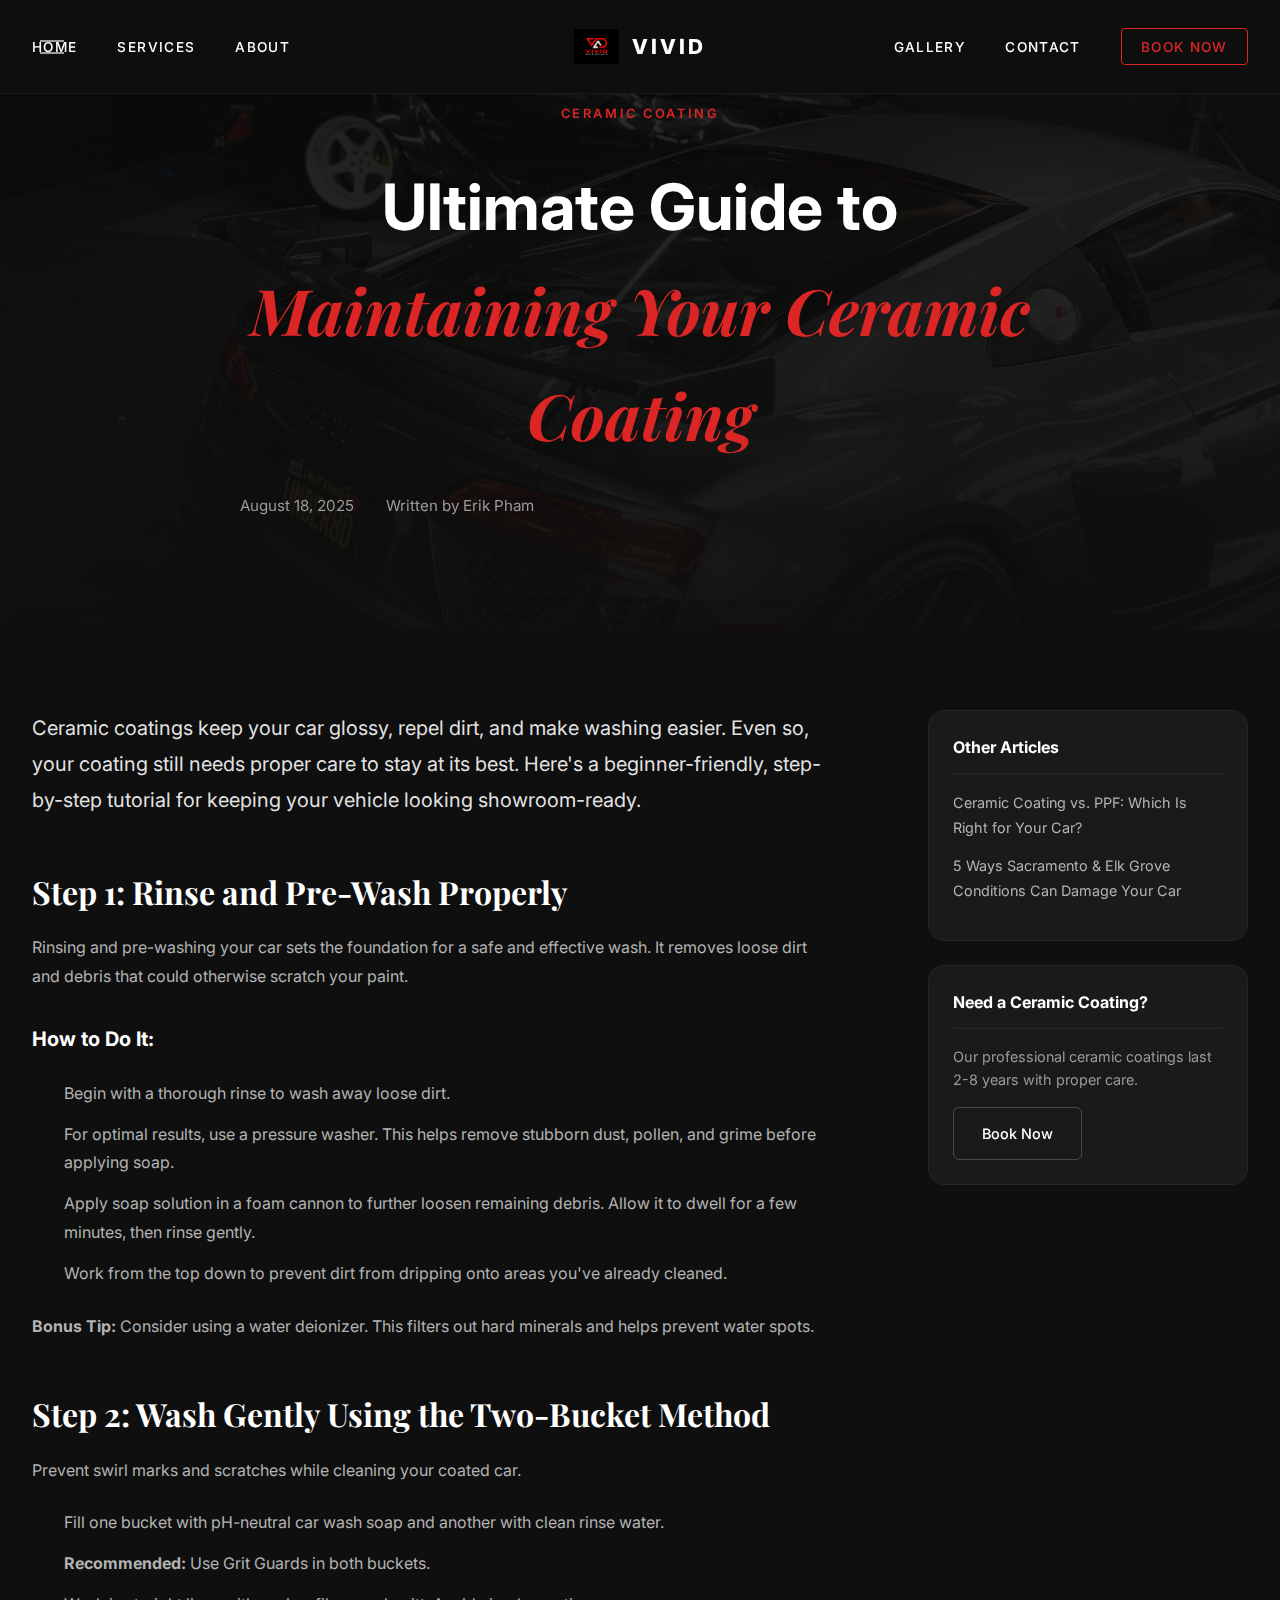
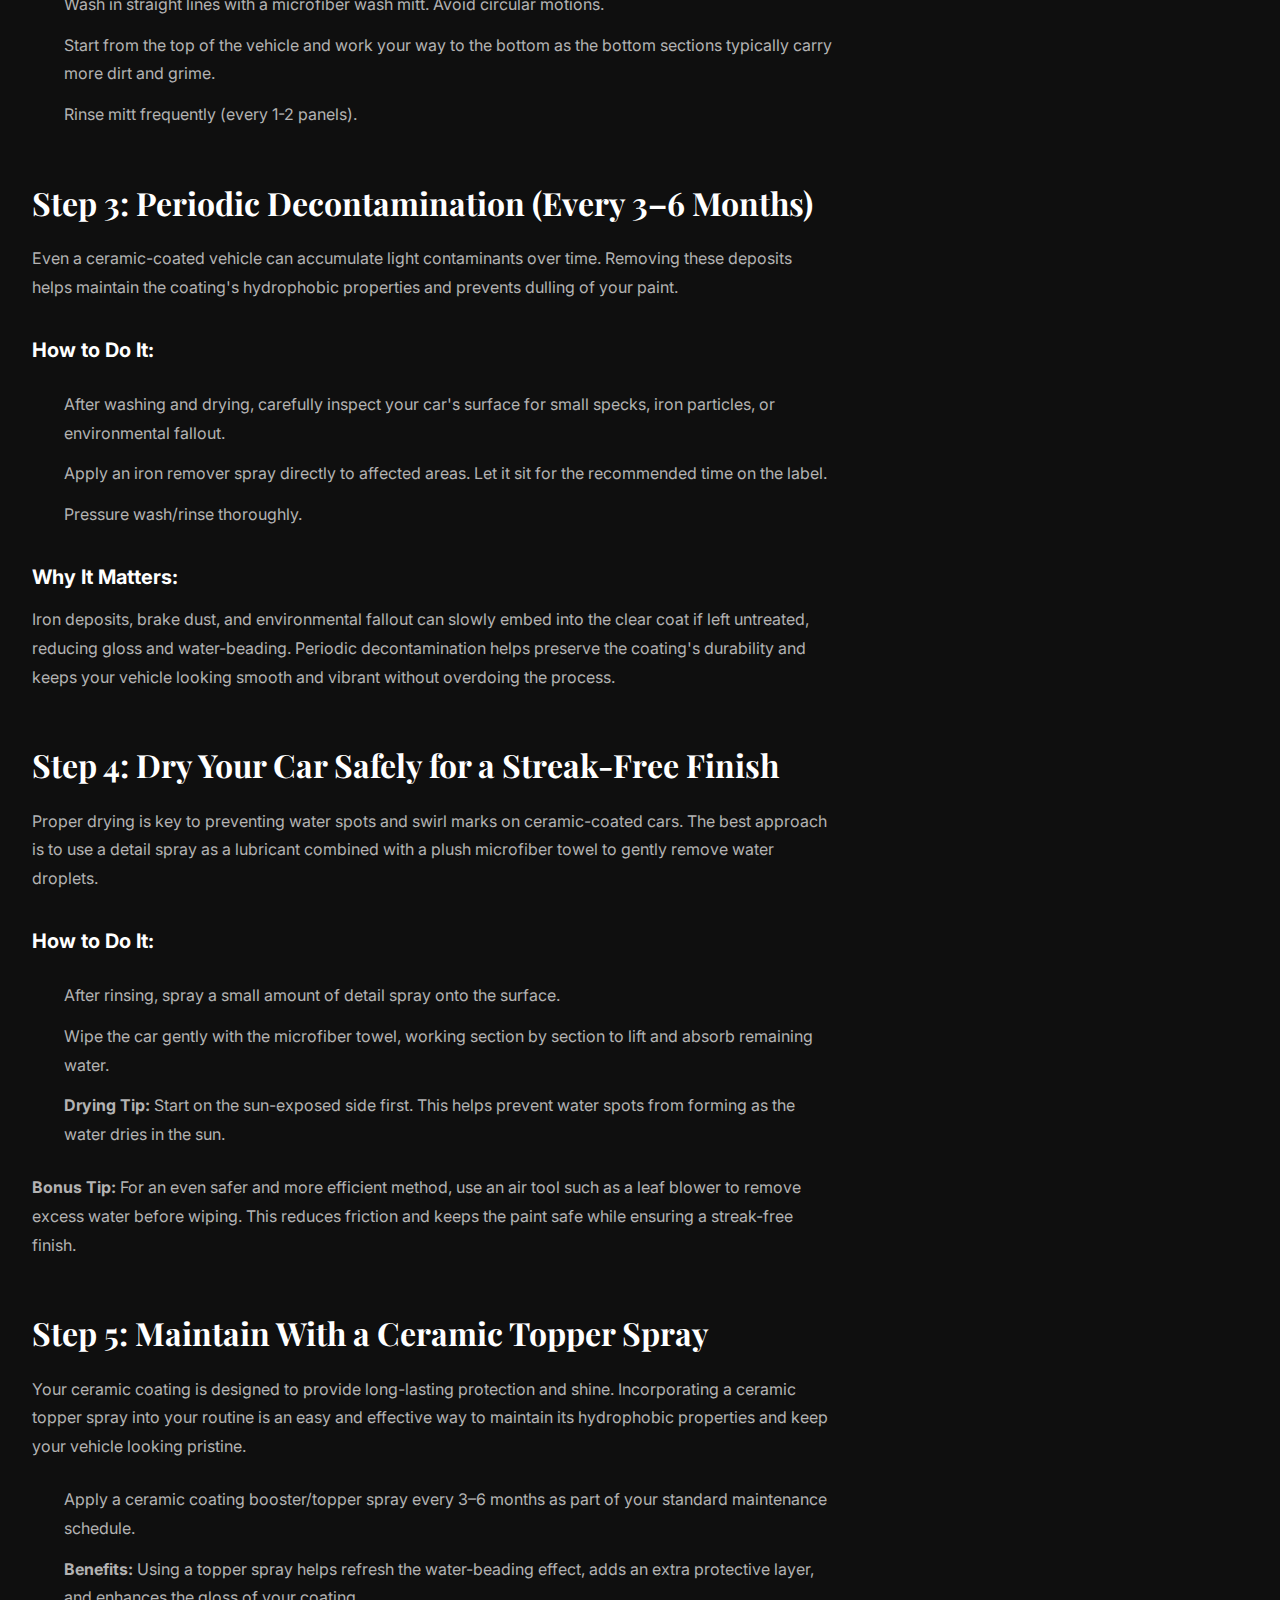
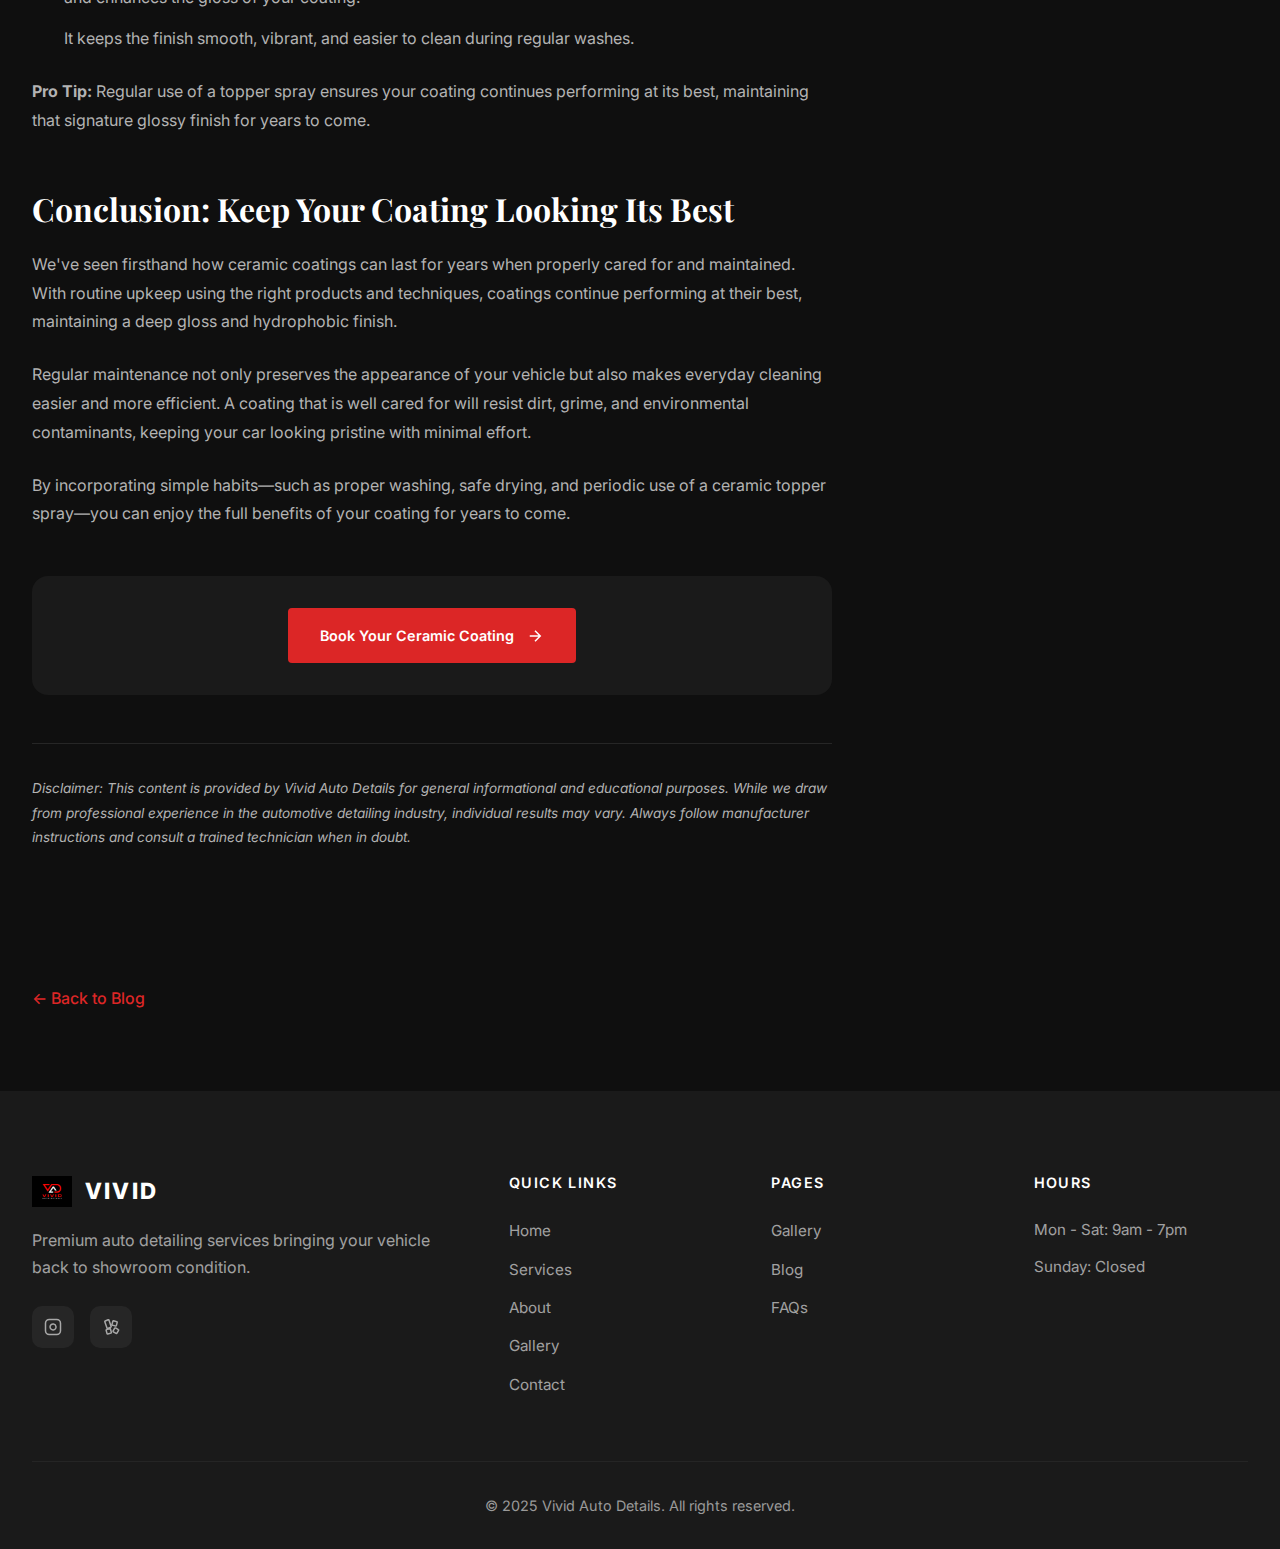
<file: ai-agent-handoff/website-copy/blog-ceramic-maintenance.html>
<!DOCTYPE html>
<html lang="en">
<head>
    <meta charset="UTF-8">
    <meta name="viewport" content="width=device-width, initial-scale=1.0">
    <link rel="icon" type="image/png" sizes="32x32" href="/favicon-32x32.png">
    <link rel="icon" type="image/png" sizes="16x16" href="/favicon-16x16.png">
    <link rel="apple-touch-icon" sizes="180x180" href="/apple-touch-icon.png">
    <link rel="shortcut icon" href="/favicon.ico">
    <title>Ultimate Guide to Maintaining Your Ceramic Coating | Vivid Auto Details</title>
    <link rel="stylesheet" href="style.css">
    <link href="https://fonts.googleapis.com/css2?family=Inter:wght@300;400;500;600;700;800;900&family=Playfair+Display:wght@400;500;600;700&display=swap" rel="stylesheet">
</head>
<body>
    <!-- Navigation -->
    <header class="header header-solid" id="header">
        <nav class="nav">
            <button class="menu-trigger" id="menuTrigger">
                <div class="trigger-box">
                    <span class="trigger-line"></span>
                    <span class="trigger-line"></span>
                </div>
            </button>
            <ul class="nav-left">
                <li><a href="index.html?skipIntro=true" class="nav-link">Home</a></li>
                <li><a href="index.html#services" class="nav-link">Services</a></li>
                <li><a href="index.html#about" class="nav-link">About</a></li>
            </ul>
            <a href="index.html?skipIntro=true" class="nav-center">
                <img src="images/logo.jpg" alt="Vivid Auto Details" class="nav-logo">
                <span class="nav-brand">VIVID</span>
            </a>
            <ul class="nav-right">
                <li><a href="gallery.html" class="nav-link">Gallery</a></li>
                <li><a href="index.html#contact" class="nav-link">Contact</a></li>
                <li><a href="https://vividautodetails.fieldd.co/" target="_blank" class="nav-link cta-link">Book Now</a></li>
            </ul>
            <button class="mobile-toggle" id="mobileToggle">
                <span></span>
                <span></span>
            </button>
        </nav>
        <!-- Mobile Menu -->
        <div class="mobile-menu" id="mobileMenu">
            <ul>
                <li><a href="index.html">Home</a></li>
                <li><a href="index.html#services">Services</a></li>
                <li><a href="index.html#about">About</a></li>
                <li><a href="gallery.html">Gallery</a></li>
                <li><a href="index.html#contact">Contact</a></li>
                <li><a href="https://vividautodetails.fieldd.co/" target="_blank" class="mobile-cta">Book Now</a></li>
            </ul>
        </div>
    </header>

    <main>
        <!-- Blog Post Hero -->
        <section class="page-hero blog-post-hero">
            <div class="page-hero-bg">
                <img src="images/8.jpg" alt="Ceramic Coating Maintenance">
                <div class="page-hero-overlay"></div>
            </div>
            <div class="container">
                <div class="page-hero-content">
                    <span class="section-label">Ceramic Coating</span>
                    <h1 class="page-title">Ultimate Guide to <em>Maintaining Your Ceramic Coating</em></h1>
                    <div class="blog-post-meta">
                        <span class="post-date">August 18, 2025</span>
                        <span class="post-author">Written by Erik Pham</span>
                    </div>
                </div>
            </div>
        </section>

        <!-- Blog Content -->
        <article class="blog-post-content">
            <div class="container">
                <div class="blog-post-body">
                    <p class="lead">Ceramic coatings keep your car glossy, repel dirt, and make washing easier. Even so, your coating still needs proper care to stay at its best. Here's a beginner-friendly, step-by-step tutorial for keeping your vehicle looking showroom-ready.</p>

                    <h2>Step 1: Rinse and Pre-Wash Properly</h2>
                    <p>Rinsing and pre-washing your car sets the foundation for a safe and effective wash. It removes loose dirt and debris that could otherwise scratch your paint.</p>
                    
                    <h3>How to Do It:</h3>
                    <ul>
                        <li>Begin with a thorough rinse to wash away loose dirt.</li>
                        <li>For optimal results, use a pressure washer. This helps remove stubborn dust, pollen, and grime before applying soap.</li>
                        <li>Apply soap solution in a foam cannon to further loosen remaining debris. Allow it to dwell for a few minutes, then rinse gently.</li>
                        <li>Work from the top down to prevent dirt from dripping onto areas you've already cleaned.</li>
                    </ul>
                    <p><strong>Bonus Tip:</strong> Consider using a water deionizer. This filters out hard minerals and helps prevent water spots.</p>

                    <h2>Step 2: Wash Gently Using the Two-Bucket Method</h2>
                    <p>Prevent swirl marks and scratches while cleaning your coated car.</p>
                    <ul>
                        <li>Fill one bucket with pH-neutral car wash soap and another with clean rinse water.</li>
                        <li><strong>Recommended:</strong> Use Grit Guards in both buckets.</li>
                        <li>Wash in straight lines with a microfiber wash mitt. Avoid circular motions.</li>
                        <li>Start from the top of the vehicle and work your way to the bottom as the bottom sections typically carry more dirt and grime.</li>
                        <li>Rinse mitt frequently (every 1-2 panels).</li>
                    </ul>

                    <h2>Step 3: Periodic Decontamination (Every 3–6 Months)</h2>
                    <p>Even a ceramic-coated vehicle can accumulate light contaminants over time. Removing these deposits helps maintain the coating's hydrophobic properties and prevents dulling of your paint.</p>
                    
                    <h3>How to Do It:</h3>
                    <ul>
                        <li>After washing and drying, carefully inspect your car's surface for small specks, iron particles, or environmental fallout.</li>
                        <li>Apply an iron remover spray directly to affected areas. Let it sit for the recommended time on the label.</li>
                        <li>Pressure wash/rinse thoroughly.</li>
                    </ul>
                    
                    <h3>Why It Matters:</h3>
                    <p>Iron deposits, brake dust, and environmental fallout can slowly embed into the clear coat if left untreated, reducing gloss and water-beading. Periodic decontamination helps preserve the coating's durability and keeps your vehicle looking smooth and vibrant without overdoing the process.</p>

                    <h2>Step 4: Dry Your Car Safely for a Streak-Free Finish</h2>
                    <p>Proper drying is key to preventing water spots and swirl marks on ceramic-coated cars. The best approach is to use a detail spray as a lubricant combined with a plush microfiber towel to gently remove water droplets.</p>
                    
                    <h3>How to Do It:</h3>
                    <ul>
                        <li>After rinsing, spray a small amount of detail spray onto the surface.</li>
                        <li>Wipe the car gently with the microfiber towel, working section by section to lift and absorb remaining water.</li>
                        <li><strong>Drying Tip:</strong> Start on the sun-exposed side first. This helps prevent water spots from forming as the water dries in the sun.</li>
                    </ul>
                    <p><strong>Bonus Tip:</strong> For an even safer and more efficient method, use an air tool such as a leaf blower to remove excess water before wiping. This reduces friction and keeps the paint safe while ensuring a streak-free finish.</p>

                    <h2>Step 5: Maintain With a Ceramic Topper Spray</h2>
                    <p>Your ceramic coating is designed to provide long-lasting protection and shine. Incorporating a ceramic topper spray into your routine is an easy and effective way to maintain its hydrophobic properties and keep your vehicle looking pristine.</p>
                    <ul>
                        <li>Apply a ceramic coating booster/topper spray every 3–6 months as part of your standard maintenance schedule.</li>
                        <li><strong>Benefits:</strong> Using a topper spray helps refresh the water-beading effect, adds an extra protective layer, and enhances the gloss of your coating.</li>
                        <li>It keeps the finish smooth, vibrant, and easier to clean during regular washes.</li>
                    </ul>
                    <p><strong>Pro Tip:</strong> Regular use of a topper spray ensures your coating continues performing at its best, maintaining that signature glossy finish for years to come.</p>

                    <h2>Conclusion: Keep Your Coating Looking Its Best</h2>
                    <p>We've seen firsthand how ceramic coatings can last for years when properly cared for and maintained. With routine upkeep using the right products and techniques, coatings continue performing at their best, maintaining a deep gloss and hydrophobic finish.</p>
                    <p>Regular maintenance not only preserves the appearance of your vehicle but also makes everyday cleaning easier and more efficient. A coating that is well cared for will resist dirt, grime, and environmental contaminants, keeping your car looking pristine with minimal effort.</p>
                    <p>By incorporating simple habits—such as proper washing, safe drying, and periodic use of a ceramic topper spray—you can enjoy the full benefits of your coating for years to come.</p>

                    <div class="blog-cta">
                        <a href="https://vividautodetails.fieldd.co/" target="_blank" class="btn-primary">
                            <span>Book Your Ceramic Coating</span>
                            <svg viewBox="0 0 24 24"><path d="M5 12h14M12 5l7 7-7 7"/></svg>
                        </a>
                    </div>

                    <p class="disclaimer">Disclaimer: This content is provided by Vivid Auto Details for general informational and educational purposes. While we draw from professional experience in the automotive detailing industry, individual results may vary. Always follow manufacturer instructions and consult a trained technician when in doubt.</p>
                </div>

                <div class="blog-post-sidebar">
                    <div class="sidebar-widget">
                        <h4>Other Articles</h4>
                        <ul class="related-posts">
                            <li><a href="blog-ceramic-vs-ppf.html">Ceramic Coating vs. PPF: Which Is Right for Your Car?</a></li>
                            <li><a href="blog-sacramento-car-damage.html">5 Ways Sacramento & Elk Grove Conditions Can Damage Your Car</a></li>
                        </ul>
                    </div>
                    <div class="sidebar-widget">
                        <h4>Need a Ceramic Coating?</h4>
                        <p>Our professional ceramic coatings last 2-8 years with proper care.</p>
                        <a href="https://vividautodetails.fieldd.co/" target="_blank" class="btn-secondary">Book Now</a>
                    </div>
                </div>
            </div>
        </article>

        <!-- Back to Blog -->
        <section class="back-to-blog">
            <div class="container">
                <a href="blog.html" class="back-link">← Back to Blog</a>
            </div>
        </section>
    </main>

    <!-- Footer -->
    <footer class="footer">
        <div class="container">
            <div class="footer-top">
                <div class="footer-brand">
                    <a href="index.html" class="footer-logo">
                        <img src="images/logo.jpg" alt="Vivid">
                        <span>VIVID</span>
                    </a>
                    <p>Premium auto detailing services bringing your vehicle back to showroom condition.</p>
                    <div class="footer-social">
                        <a href="https://www.instagram.com/vivid.autodetails/" target="_blank" aria-label="Instagram">
                            <svg viewBox="0 0 24 24"><rect x="2" y="2" width="20" height="20" rx="5" ry="5"/><path d="M16 11.37A4 4 0 1 1 12.63 8 4 4 0 0 1 16 11.37z"/><line x1="17.5" y1="6.5" x2="17.51" y2="6.5"/></svg>
                        </a>
                        <a href="https://www.yelp.com/biz/vivid-auto-details-elk-grove" target="_blank" aria-label="Yelp">
                            <svg viewBox="0 0 24 24" fill="currentColor"><path d="M12.14 11.18L9.24 2.77C9.09 2.32 8.58 2.1 8.14 2.28L4.24 3.93C3.8 4.11 3.58 4.62 3.76 5.06L6.66 13.47C6.84 13.91 7.35 14.13 7.79 13.95L11.69 12.3C12.13 12.12 12.32 11.62 12.14 11.18M21.79 15.44L18.14 13.29C17.74 13.06 17.22 13.19 16.99 13.59L14.84 17.24C14.61 17.64 14.74 18.16 15.14 18.39L18.79 20.54C19.19 20.77 19.71 20.64 19.94 20.24L22.09 16.59C22.32 16.19 22.19 15.67 21.79 15.44M16.99 10.41L18.14 10.71C18.58 10.82 19.03 10.56 19.14 10.12L20.29 5.89C20.4 5.45 20.14 5 19.7 4.89L15.47 3.74C15.03 3.63 14.58 3.89 14.47 4.33L13.32 8.56C13.21 9 13.47 9.45 13.91 9.56L14.91 9.82C14.91 9.82 15.36 9.96 15.8 10.08C16.24 10.2 16.99 10.41 16.99 10.41M10.35 14.38L6.12 15.53C5.68 15.64 5.42 16.09 5.53 16.53L6.68 20.76C6.79 21.2 7.24 21.46 7.68 21.35L11.91 20.2C12.35 20.09 12.61 19.64 12.5 19.2L11.35 14.97C11.24 14.53 10.79 14.27 10.35 14.38"/></svg>
                        </a>
                    </div>
                </div>
                <div class="footer-links">
                    <h4>Quick Links</h4>
                    <ul>
                        <li><a href="index.html">Home</a></li>
                        <li><a href="index.html#services">Services</a></li>
                        <li><a href="index.html#about">About</a></li>
                        <li><a href="gallery.html">Gallery</a></li>
                        <li><a href="index.html#contact">Contact</a></li>
                    </ul>
                </div>
                <div class="footer-links">
                    <h4>Pages</h4>
                    <ul>
                        <li><a href="gallery.html">Gallery</a></li>
                        <li><a href="blog.html">Blog</a></li>
                        <li><a href="faqs.html">FAQs</a></li>
                    </ul>
                </div>
                <div class="footer-links">
                    <h4>Hours</h4>
                    <ul class="hours">
                        <li>Mon - Sat: 9am - 7pm</li>
                        <li>Sunday: Closed</li>
                    </ul>
                </div>
            </div>
            <div class="footer-bottom">
                <p>&copy; 2025 Vivid Auto Details. All rights reserved.</p>
            </div>
        </div>
    </footer>

    <script src="https://cielonline.com/bridge.js" data-supabase-url="https://rmuqwdfbjisugvbotdox.supabase.co" data-supabase-key="eyJhbGciOiJIUzI1NiIsInR5cCI6IkpXVCJ9.eyJpc3MiOiJzdXBhYmFzZSIsInJlZiI6InJtdXF3ZGZiamlzdWd2Ym90ZG94Iiwicm9sZSI6ImFub24iLCJpYXQiOjE3NzE0MjMzMDAsImV4cCI6MjA4Njk5OTMwMH0.06ACfPnBxKmOn1ii3EWa3mNML-jwG_XgdxeW1ImN3v8" data-site-slug="vivid-auto-details"></script>
    <script src="script.js"></script>
</body>
</html>
</file>
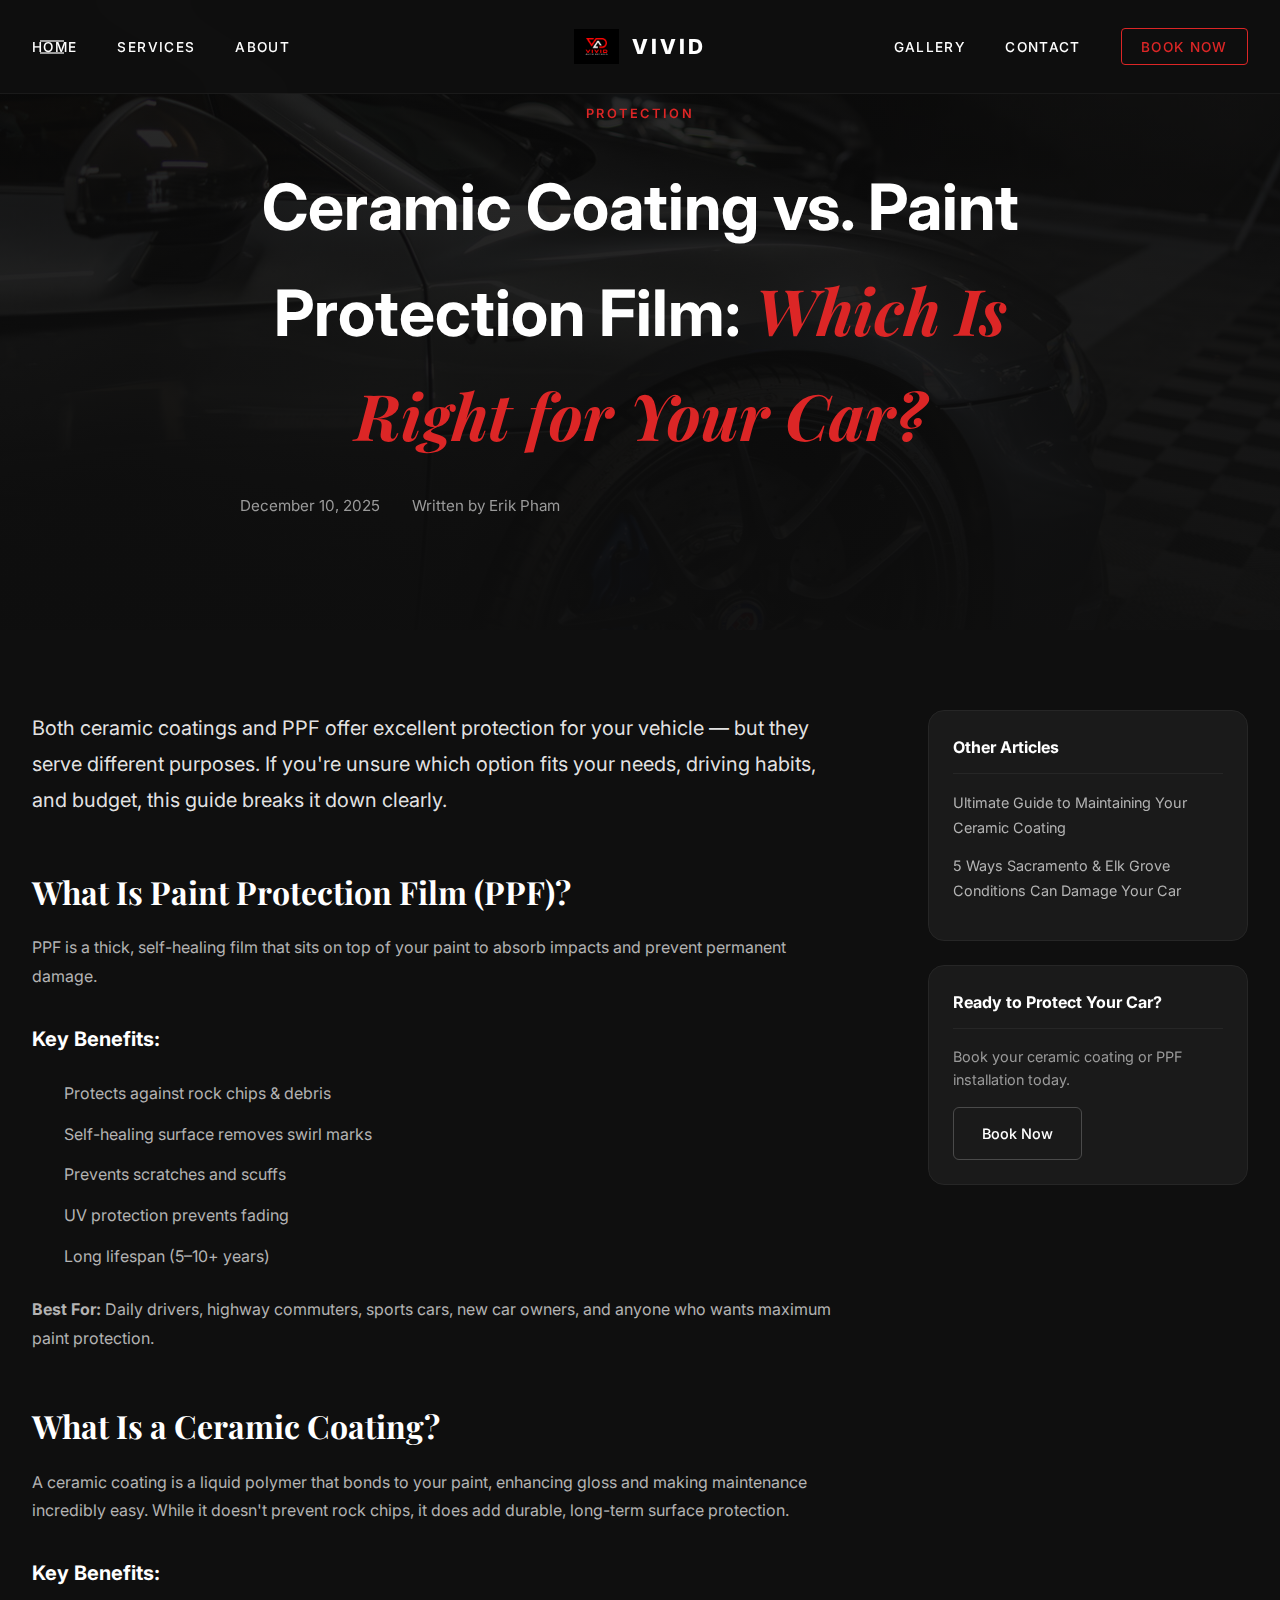
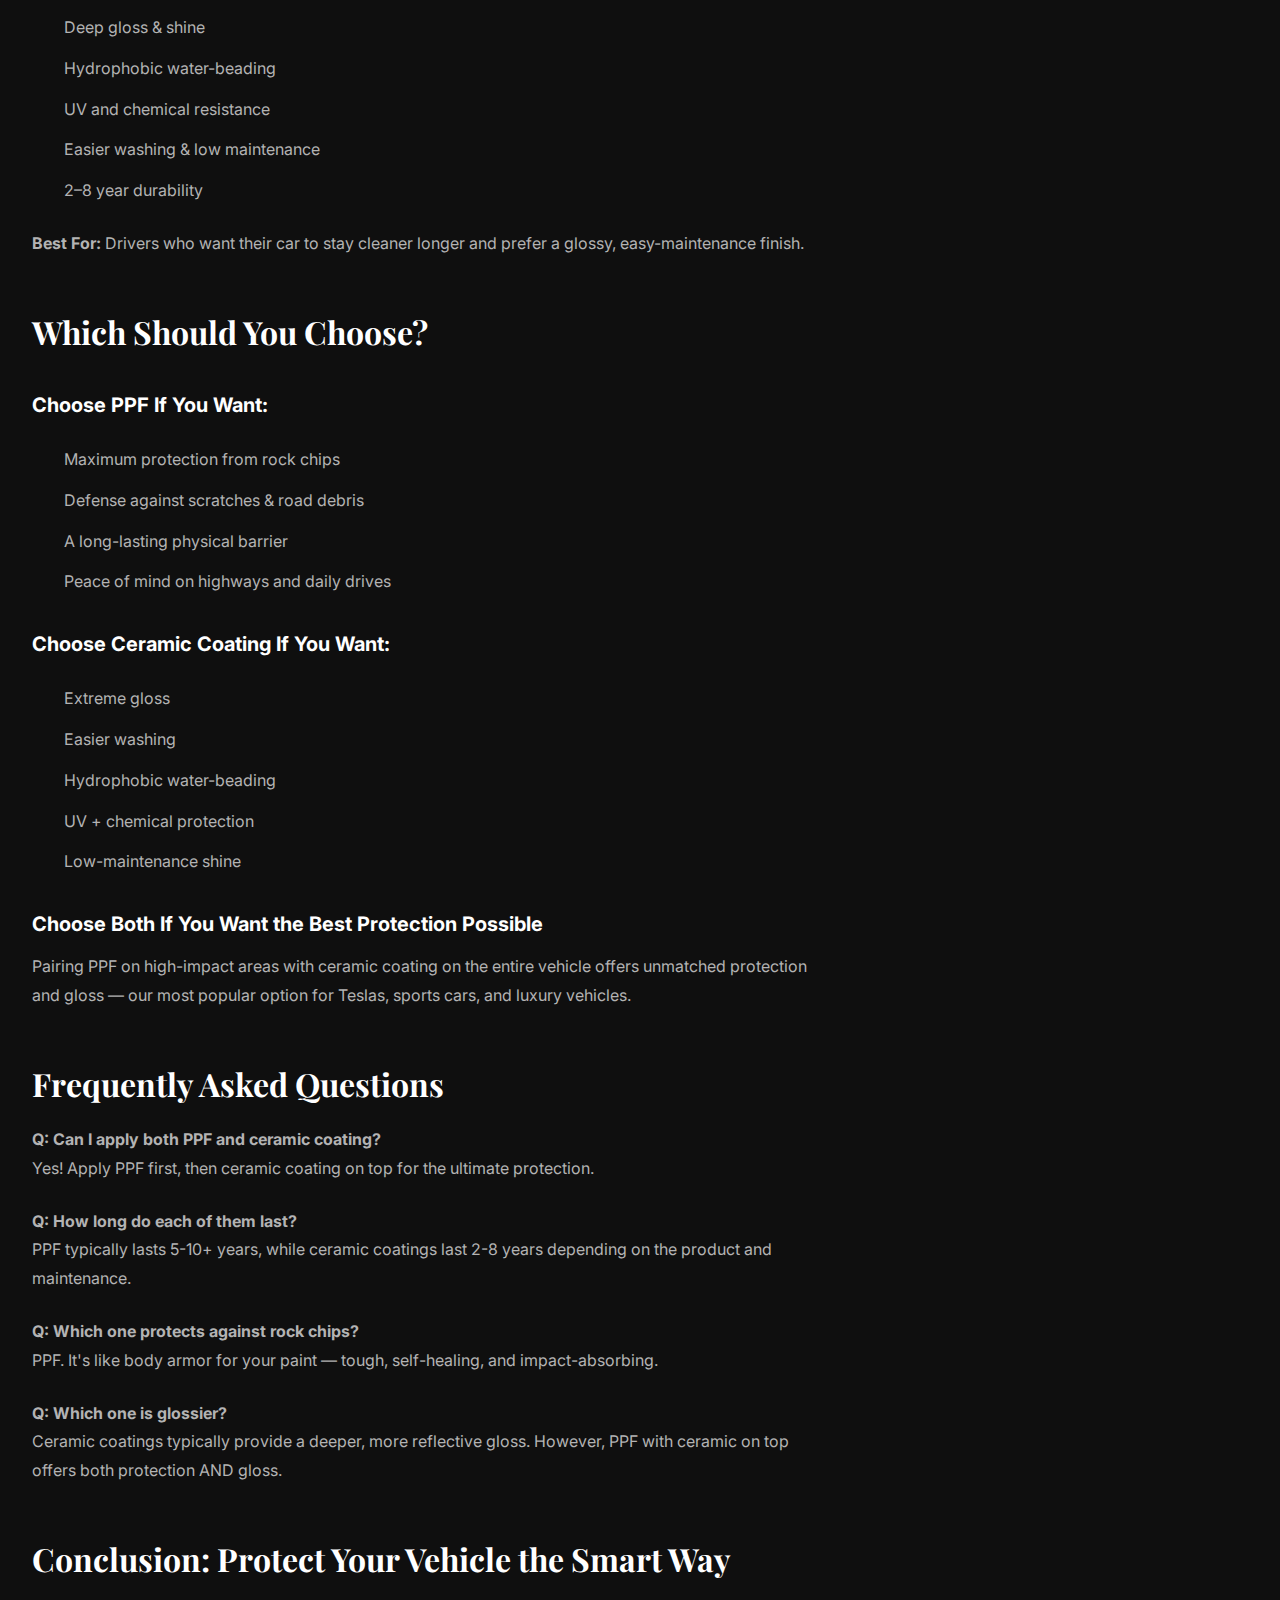
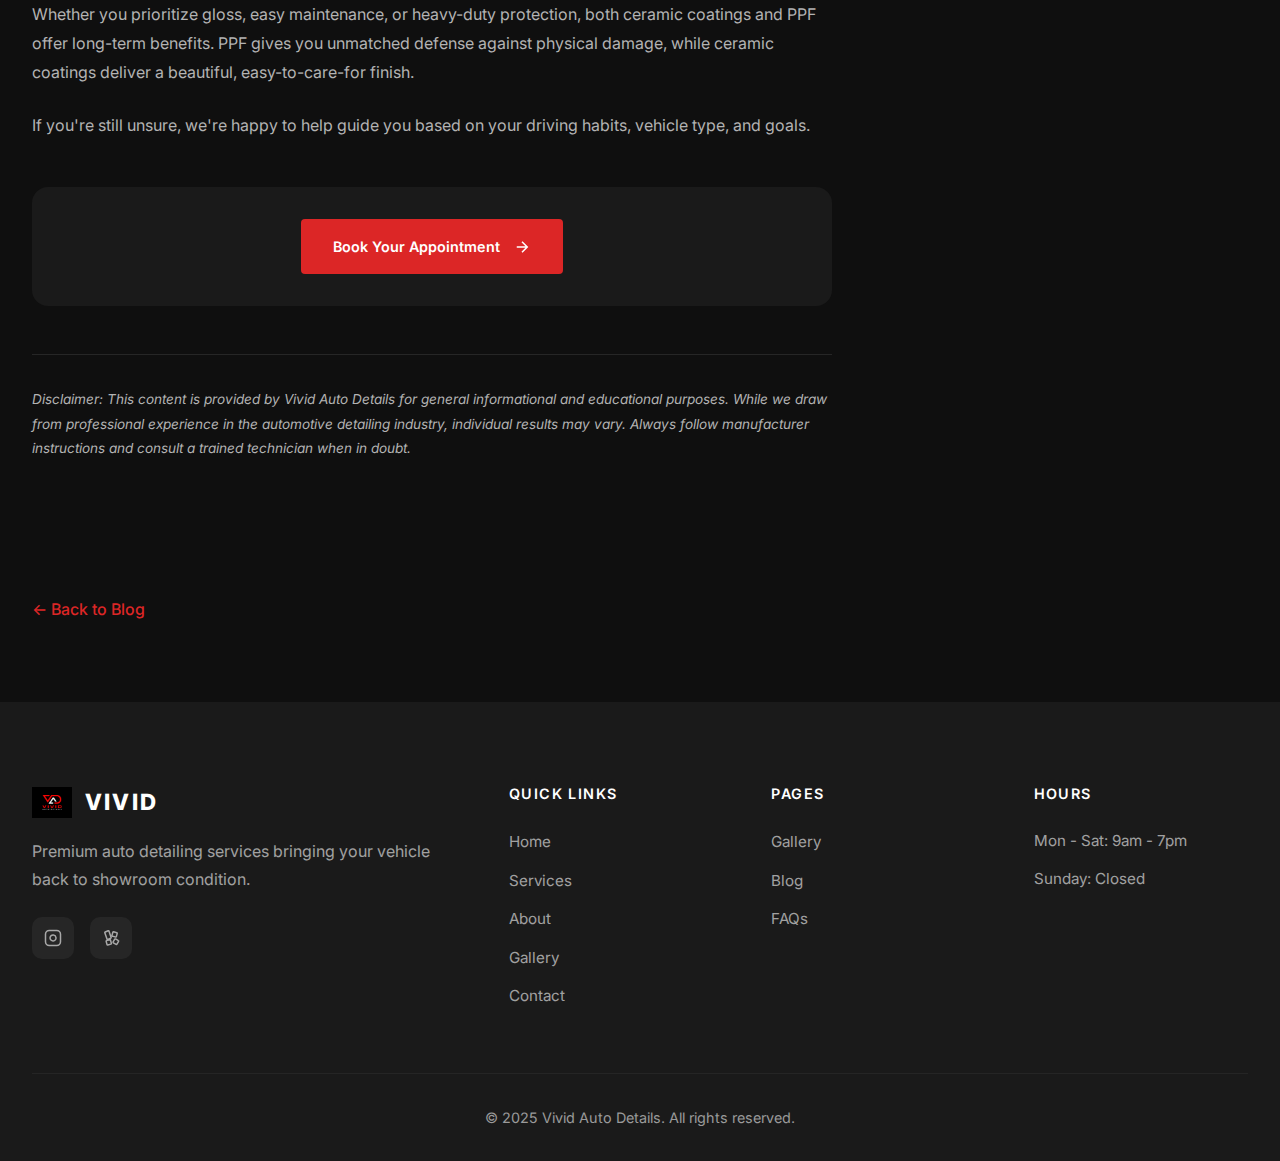
<file: ai-agent-handoff/website-copy/blog-ceramic-vs-ppf.html>
<!DOCTYPE html>
<html lang="en">
<head>
    <meta charset="UTF-8">
    <meta name="viewport" content="width=device-width, initial-scale=1.0">
    <link rel="icon" type="image/png" sizes="32x32" href="/favicon-32x32.png">
    <link rel="icon" type="image/png" sizes="16x16" href="/favicon-16x16.png">
    <link rel="apple-touch-icon" sizes="180x180" href="/apple-touch-icon.png">
    <link rel="shortcut icon" href="/favicon.ico">
    <title>Ceramic Coating vs. PPF: Which Is Right for Your Car? | Vivid Auto Details</title>
    <link rel="stylesheet" href="style.css">
    <link href="https://fonts.googleapis.com/css2?family=Inter:wght@300;400;500;600;700;800;900&family=Playfair+Display:wght@400;500;600;700&display=swap" rel="stylesheet">
</head>
<body>
    <!-- Navigation -->
    <header class="header header-solid" id="header">
        <nav class="nav">
            <button class="menu-trigger" id="menuTrigger">
                <div class="trigger-box">
                    <span class="trigger-line"></span>
                    <span class="trigger-line"></span>
                </div>
            </button>
            <ul class="nav-left">
                <li><a href="index.html?skipIntro=true" class="nav-link">Home</a></li>
                <li><a href="index.html#services" class="nav-link">Services</a></li>
                <li><a href="index.html#about" class="nav-link">About</a></li>
            </ul>
            <a href="index.html?skipIntro=true" class="nav-center">
                <img src="images/logo.jpg" alt="Vivid Auto Details" class="nav-logo">
                <span class="nav-brand">VIVID</span>
            </a>
            <ul class="nav-right">
                <li><a href="gallery.html" class="nav-link">Gallery</a></li>
                <li><a href="index.html#contact" class="nav-link">Contact</a></li>
                <li><a href="https://vividautodetails.fieldd.co/" target="_blank" class="nav-link cta-link">Book Now</a></li>
            </ul>
            <button class="mobile-toggle" id="mobileToggle">
                <span></span>
                <span></span>
            </button>
        </nav>
        <!-- Mobile Menu -->
        <div class="mobile-menu" id="mobileMenu">
            <ul>
                <li><a href="index.html">Home</a></li>
                <li><a href="index.html#services">Services</a></li>
                <li><a href="index.html#about">About</a></li>
                <li><a href="gallery.html">Gallery</a></li>
                <li><a href="index.html#contact">Contact</a></li>
                <li><a href="https://vividautodetails.fieldd.co/" target="_blank" class="mobile-cta">Book Now</a></li>
            </ul>
        </div>
    </header>

    <main>
        <!-- Blog Post Hero -->
        <section class="page-hero blog-post-hero">
            <div class="page-hero-bg">
                <img src="images/7.jpg" alt="Ceramic Coating vs PPF">
                <div class="page-hero-overlay"></div>
            </div>
            <div class="container">
                <div class="page-hero-content">
                    <span class="section-label">Protection</span>
                    <h1 class="page-title">Ceramic Coating vs. Paint Protection Film: <em>Which Is Right for Your Car?</em></h1>
                    <div class="blog-post-meta">
                        <span class="post-date">December 10, 2025</span>
                        <span class="post-author">Written by Erik Pham</span>
                    </div>
                </div>
            </div>
        </section>

        <!-- Blog Content -->
        <article class="blog-post-content">
            <div class="container">
                <div class="blog-post-body">
                    <p class="lead">Both ceramic coatings and PPF offer excellent protection for your vehicle — but they serve different purposes. If you're unsure which option fits your needs, driving habits, and budget, this guide breaks it down clearly.</p>

                    <h2>What Is Paint Protection Film (PPF)?</h2>
                    <p>PPF is a thick, self-healing film that sits on top of your paint to absorb impacts and prevent permanent damage.</p>
                    
                    <h3>Key Benefits:</h3>
                    <ul>
                        <li>Protects against rock chips & debris</li>
                        <li>Self-healing surface removes swirl marks</li>
                        <li>Prevents scratches and scuffs</li>
                        <li>UV protection prevents fading</li>
                        <li>Long lifespan (5–10+ years)</li>
                    </ul>
                    <p><strong>Best For:</strong> Daily drivers, highway commuters, sports cars, new car owners, and anyone who wants maximum paint protection.</p>

                    <h2>What Is a Ceramic Coating?</h2>
                    <p>A ceramic coating is a liquid polymer that bonds to your paint, enhancing gloss and making maintenance incredibly easy. While it doesn't prevent rock chips, it does add durable, long-term surface protection.</p>
                    
                    <h3>Key Benefits:</h3>
                    <ul>
                        <li>Deep gloss & shine</li>
                        <li>Hydrophobic water-beading</li>
                        <li>UV and chemical resistance</li>
                        <li>Easier washing & low maintenance</li>
                        <li>2–8 year durability</li>
                    </ul>
                    <p><strong>Best For:</strong> Drivers who want their car to stay cleaner longer and prefer a glossy, easy-maintenance finish.</p>

                    <h2>Which Should You Choose?</h2>
                    
                    <h3>Choose PPF If You Want:</h3>
                    <ul>
                        <li>Maximum protection from rock chips</li>
                        <li>Defense against scratches & road debris</li>
                        <li>A long-lasting physical barrier</li>
                        <li>Peace of mind on highways and daily drives</li>
                    </ul>

                    <h3>Choose Ceramic Coating If You Want:</h3>
                    <ul>
                        <li>Extreme gloss</li>
                        <li>Easier washing</li>
                        <li>Hydrophobic water-beading</li>
                        <li>UV + chemical protection</li>
                        <li>Low-maintenance shine</li>
                    </ul>

                    <h3>Choose Both If You Want the Best Protection Possible</h3>
                    <p>Pairing PPF on high-impact areas with ceramic coating on the entire vehicle offers unmatched protection and gloss — our most popular option for Teslas, sports cars, and luxury vehicles.</p>

                    <h2>Frequently Asked Questions</h2>
                    <p><strong>Q: Can I apply both PPF and ceramic coating?</strong><br>
                    Yes! Apply PPF first, then ceramic coating on top for the ultimate protection.</p>

                    <p><strong>Q: How long do each of them last?</strong><br>
                    PPF typically lasts 5-10+ years, while ceramic coatings last 2-8 years depending on the product and maintenance.</p>

                    <p><strong>Q: Which one protects against rock chips?</strong><br>
                    PPF. It's like body armor for your paint — tough, self-healing, and impact-absorbing.</p>

                    <p><strong>Q: Which one is glossier?</strong><br>
                    Ceramic coatings typically provide a deeper, more reflective gloss. However, PPF with ceramic on top offers both protection AND gloss.</p>

                    <h2>Conclusion: Protect Your Vehicle the Smart Way</h2>
                    <p>Whether you prioritize gloss, easy maintenance, or heavy-duty protection, both ceramic coatings and PPF offer long-term benefits. PPF gives you unmatched defense against physical damage, while ceramic coatings deliver a beautiful, easy-to-care-for finish.</p>
                    <p>If you're still unsure, we're happy to help guide you based on your driving habits, vehicle type, and goals.</p>

                    <div class="blog-cta">
                        <a href="https://vividautodetails.fieldd.co/" target="_blank" class="btn-primary">
                            <span>Book Your Appointment</span>
                            <svg viewBox="0 0 24 24"><path d="M5 12h14M12 5l7 7-7 7"/></svg></svg>
                        </a>
                    </div>

                    <p class="disclaimer">Disclaimer: This content is provided by Vivid Auto Details for general informational and educational purposes. While we draw from professional experience in the automotive detailing industry, individual results may vary. Always follow manufacturer instructions and consult a trained technician when in doubt.</p>
                </div>

                <div class="blog-post-sidebar">
                    <div class="sidebar-widget">
                        <h4>Other Articles</h4>
                        <ul class="related-posts">
                            <li><a href="blog-ceramic-maintenance.html">Ultimate Guide to Maintaining Your Ceramic Coating</a></li>
                            <li><a href="blog-sacramento-car-damage.html">5 Ways Sacramento & Elk Grove Conditions Can Damage Your Car</a></li>
                        </ul>
                    </div>
                    <div class="sidebar-widget">
                        <h4>Ready to Protect Your Car?</h4>
                        <p>Book your ceramic coating or PPF installation today.</p>
                        <a href="https://vividautodetails.fieldd.co/" target="_blank" class="btn-secondary">Book Now</a>
                    </div>
                </div>
            </div>
        </article>

        <!-- Back to Blog -->
        <section class="back-to-blog">
            <div class="container">
                <a href="blog.html" class="back-link">← Back to Blog</a>
            </div>
        </section>
    </main>

    <!-- Footer -->
    <footer class="footer">
        <div class="container">
            <div class="footer-top">
                <div class="footer-brand">
                    <a href="index.html" class="footer-logo">
                        <img src="images/logo.jpg" alt="Vivid">
                        <span>VIVID</span>
                    </a>
                    <p>Premium auto detailing services bringing your vehicle back to showroom condition.</p>
                    <div class="footer-social">
                        <a href="https://www.instagram.com/vivid.autodetails/" target="_blank" aria-label="Instagram">
                            <svg viewBox="0 0 24 24"><rect x="2" y="2" width="20" height="20" rx="5" ry="5"/><path d="M16 11.37A4 4 0 1 1 12.63 8 4 4 0 0 1 16 11.37z"/><line x1="17.5" y1="6.5" x2="17.51" y2="6.5"/></svg>
                        </a>
                        <a href="https://www.yelp.com/biz/vivid-auto-details-elk-grove" target="_blank" aria-label="Yelp">
                            <svg viewBox="0 0 24 24" fill="currentColor"><path d="M12.14 11.18L9.24 2.77C9.09 2.32 8.58 2.1 8.14 2.28L4.24 3.93C3.8 4.11 3.58 4.62 3.76 5.06L6.66 13.47C6.84 13.91 7.35 14.13 7.79 13.95L11.69 12.3C12.13 12.12 12.32 11.62 12.14 11.18M21.79 15.44L18.14 13.29C17.74 13.06 17.22 13.19 16.99 13.59L14.84 17.24C14.61 17.64 14.74 18.16 15.14 18.39L18.79 20.54C19.19 20.77 19.71 20.64 19.94 20.24L22.09 16.59C22.32 16.19 22.19 15.67 21.79 15.44M16.99 10.41L18.14 10.71C18.58 10.82 19.03 10.56 19.14 10.12L20.29 5.89C20.4 5.45 20.14 5 19.7 4.89L15.47 3.74C15.03 3.63 14.58 3.89 14.47 4.33L13.32 8.56C13.21 9 13.47 9.45 13.91 9.56L14.91 9.82C14.91 9.82 15.36 9.96 15.8 10.08C16.24 10.2 16.99 10.41 16.99 10.41M10.35 14.38L6.12 15.53C5.68 15.64 5.42 16.09 5.53 16.53L6.68 20.76C6.79 21.2 7.24 21.46 7.68 21.35L11.91 20.2C12.35 20.09 12.61 19.64 12.5 19.2L11.35 14.97C11.24 14.53 10.79 14.27 10.35 14.38"/></svg>
                        </a>
                    </div>
                </div>
                <div class="footer-links">
                    <h4>Quick Links</h4>
                    <ul>
                        <li><a href="index.html">Home</a></li>
                        <li><a href="index.html#services">Services</a></li>
                        <li><a href="index.html#about">About</a></li>
                        <li><a href="gallery.html">Gallery</a></li>
                        <li><a href="index.html#contact">Contact</a></li>
                    </ul>
                </div>
                <div class="footer-links">
                    <h4>Pages</h4>
                    <ul>
                        <li><a href="gallery.html">Gallery</a></li>
                        <li><a href="blog.html">Blog</a></li>
                        <li><a href="faqs.html">FAQs</a></li>
                    </ul>
                </div>
                <div class="footer-links">
                    <h4>Hours</h4>
                    <ul class="hours">
                        <li>Mon - Sat: 9am - 7pm</li>
                        <li>Sunday: Closed</li>
                    </ul>
                </div>
            </div>
            <div class="footer-bottom">
                <p>&copy; 2025 Vivid Auto Details. All rights reserved.</p>
            </div>
        </div>
    </footer>

    <script src="https://cielonline.com/bridge.js" data-supabase-url="https://rmuqwdfbjisugvbotdox.supabase.co" data-supabase-key="eyJhbGciOiJIUzI1NiIsInR5cCI6IkpXVCJ9.eyJpc3MiOiJzdXBhYmFzZSIsInJlZiI6InJtdXF3ZGZiamlzdWd2Ym90ZG94Iiwicm9sZSI6ImFub24iLCJpYXQiOjE3NzE0MjMzMDAsImV4cCI6MjA4Njk5OTMwMH0.06ACfPnBxKmOn1ii3EWa3mNML-jwG_XgdxeW1ImN3v8" data-site-slug="vivid-auto-details"></script>
    <script src="script.js"></script>
</body>
</html>
</file>
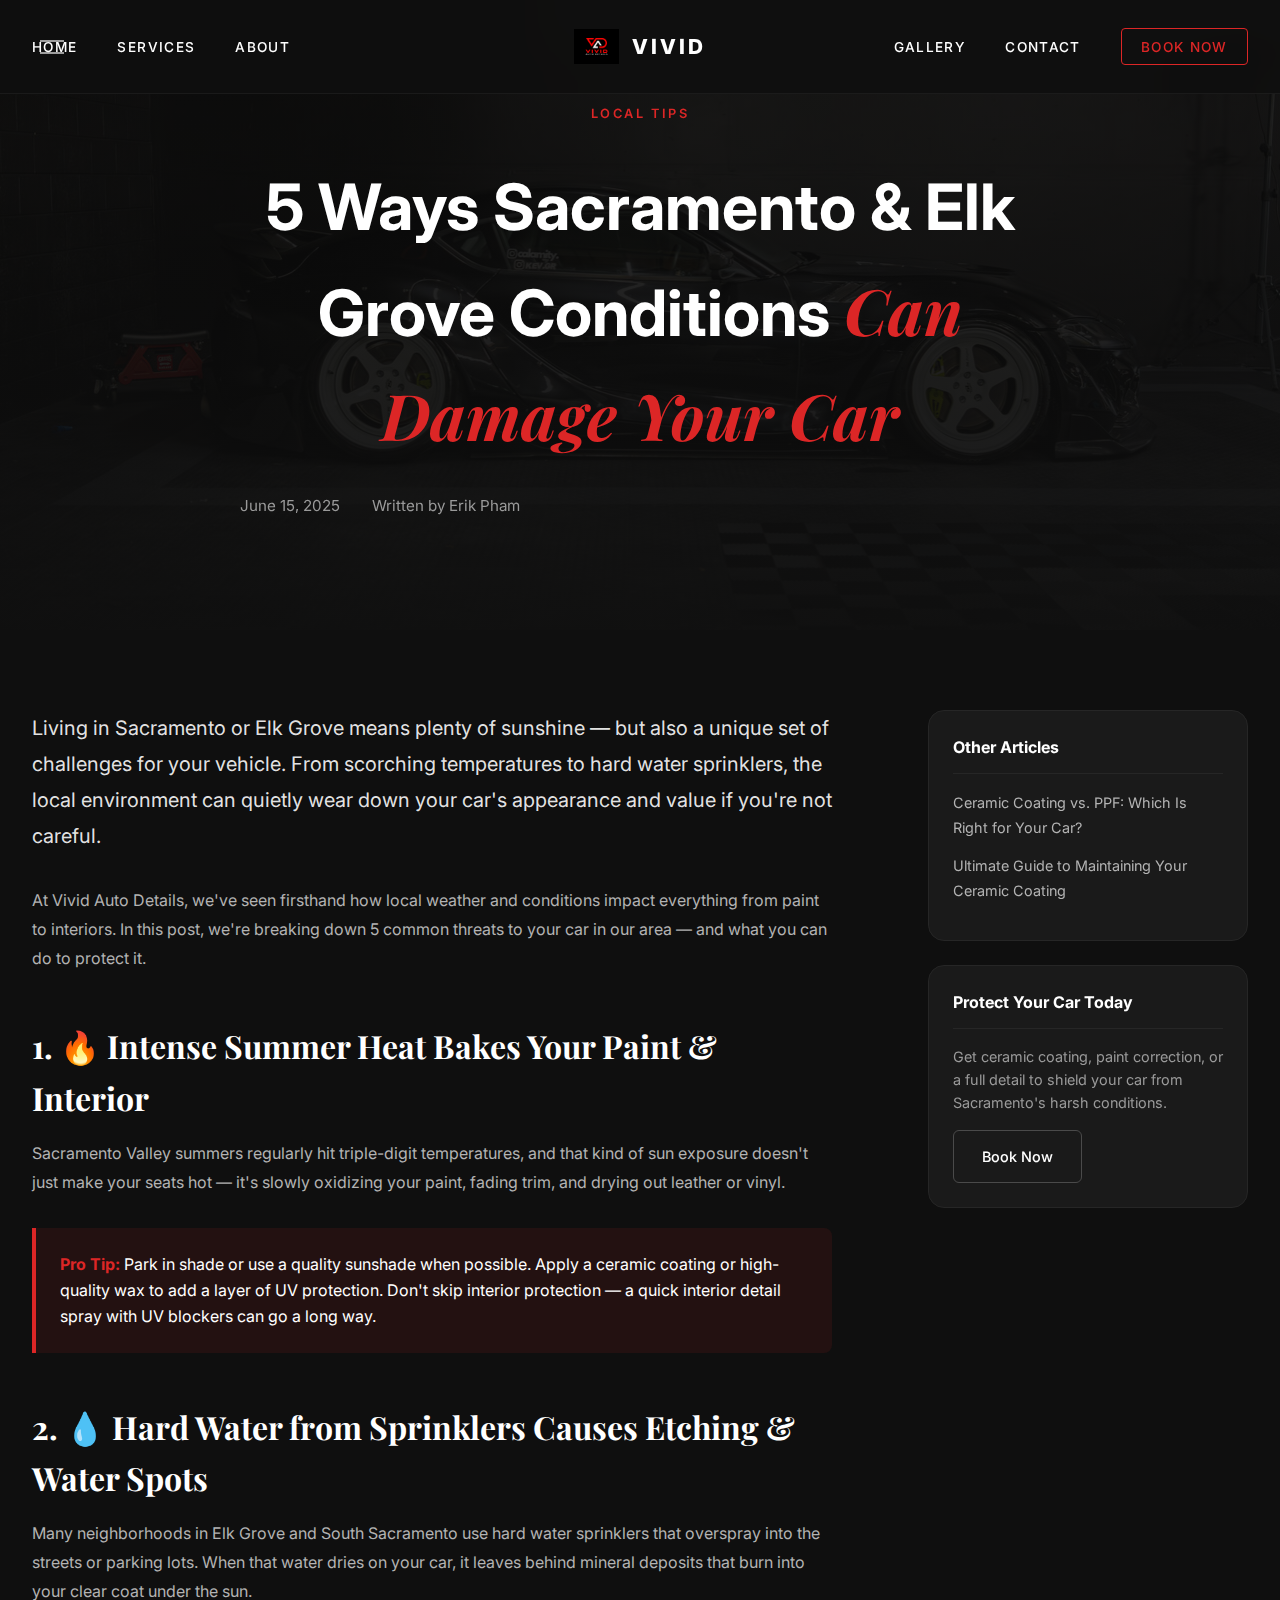
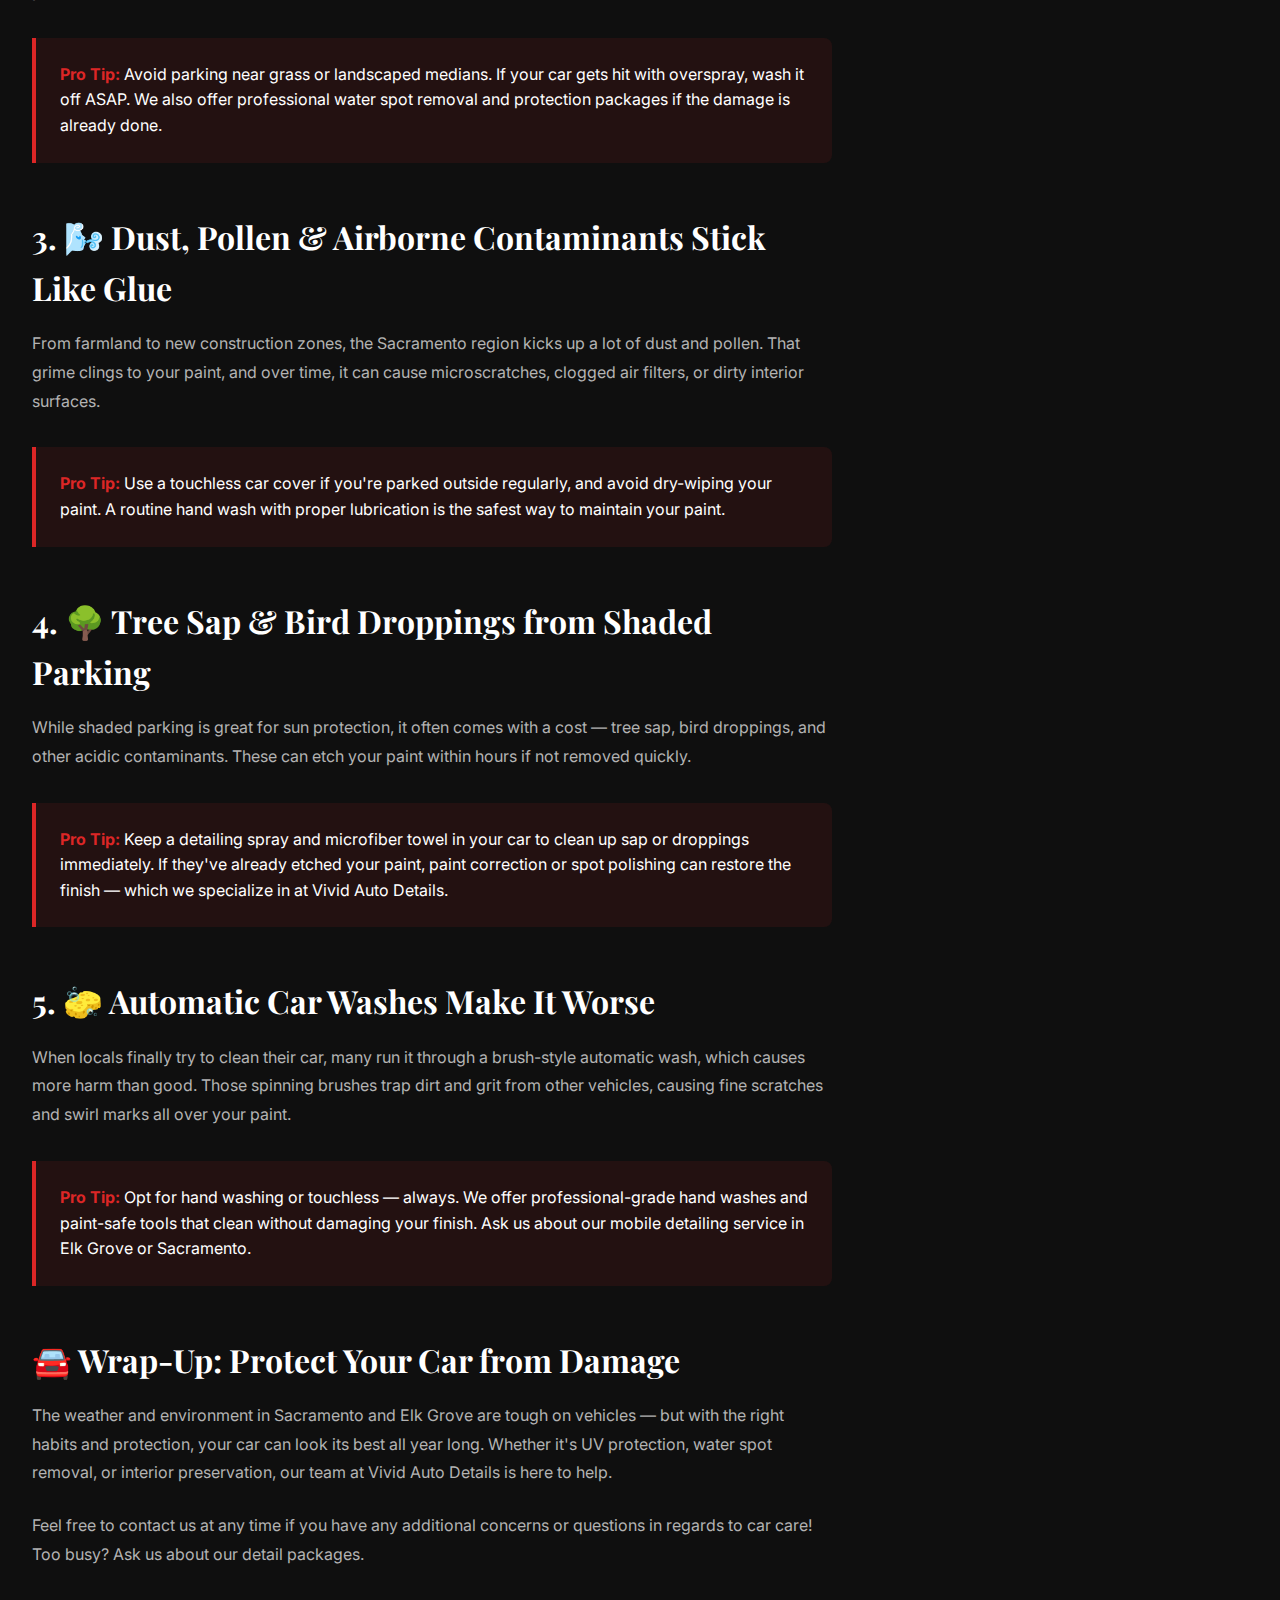
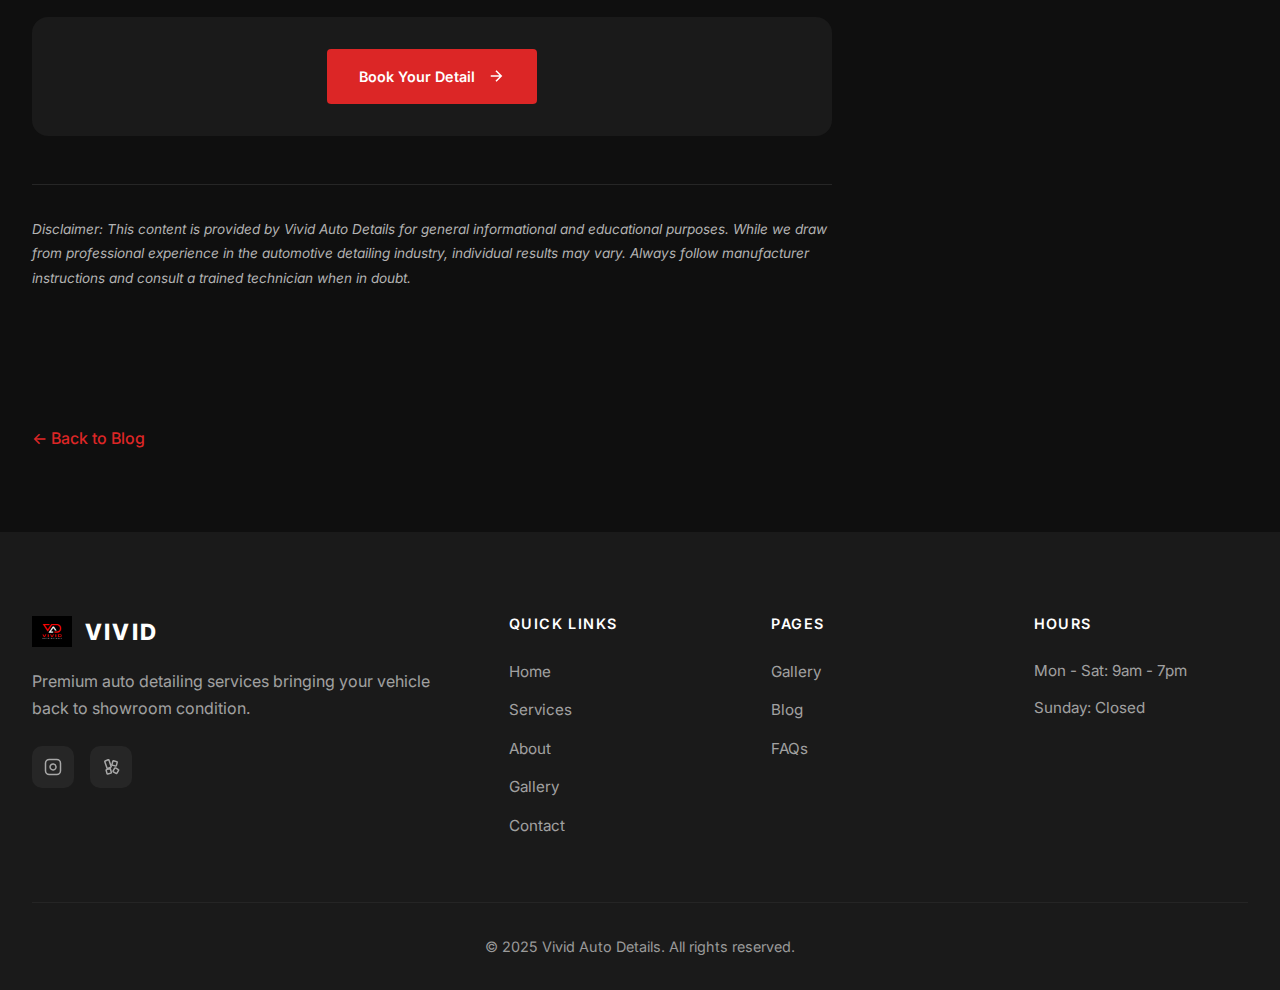
<file: ai-agent-handoff/website-copy/blog-sacramento-car-damage.html>
<!DOCTYPE html>
<html lang="en">
<head>
    <meta charset="UTF-8">
    <meta name="viewport" content="width=device-width, initial-scale=1.0">
    <link rel="icon" type="image/png" sizes="32x32" href="/favicon-32x32.png">
    <link rel="icon" type="image/png" sizes="16x16" href="/favicon-16x16.png">
    <link rel="apple-touch-icon" sizes="180x180" href="/apple-touch-icon.png">
    <link rel="shortcut icon" href="/favicon.ico">
    <title>5 Ways Sacramento & Elk Grove Conditions Can Damage Your Car | Vivid Auto Details</title>
    <link rel="stylesheet" href="style.css">
    <link href="https://fonts.googleapis.com/css2?family=Inter:wght@300;400;500;600;700;800;900&family=Playfair+Display:wght@400;500;600;700&display=swap" rel="stylesheet">
</head>
<body>
    <!-- Navigation -->
    <header class="header header-solid" id="header">
        <nav class="nav">
            <button class="menu-trigger" id="menuTrigger">
                <div class="trigger-box">
                    <span class="trigger-line"></span>
                    <span class="trigger-line"></span>
                </div>
            </button>
            <ul class="nav-left">
                <li><a href="index.html?skipIntro=true" class="nav-link">Home</a></li>
                <li><a href="index.html#services" class="nav-link">Services</a></li>
                <li><a href="index.html#about" class="nav-link">About</a></li>
            </ul>
            <a href="index.html?skipIntro=true" class="nav-center">
                <img src="images/logo.jpg" alt="Vivid Auto Details" class="nav-logo">
                <span class="nav-brand">VIVID</span>
            </a>
            <ul class="nav-right">
                <li><a href="gallery.html" class="nav-link">Gallery</a></li>
                <li><a href="index.html#contact" class="nav-link">Contact</a></li>
                <li><a href="https://vividautodetails.fieldd.co/" target="_blank" class="nav-link cta-link">Book Now</a></li>
            </ul>
            <button class="mobile-toggle" id="mobileToggle">
                <span></span>
                <span></span>
            </button>
        </nav>
        <!-- Mobile Menu -->
        <div class="mobile-menu" id="mobileMenu">
            <ul>
                <li><a href="index.html">Home</a></li>
                <li><a href="index.html#services">Services</a></li>
                <li><a href="index.html#about">About</a></li>
                <li><a href="gallery.html">Gallery</a></li>
                <li><a href="index.html#contact">Contact</a></li>
                <li><a href="https://vividautodetails.fieldd.co/" target="_blank" class="mobile-cta">Book Now</a></li>
            </ul>
        </div>
    </header>

    <main>
        <!-- Blog Post Hero -->
        <section class="page-hero blog-post-hero">
            <div class="page-hero-bg">
                <img src="images/9.jpg" alt="Sacramento Car Damage">
                <div class="page-hero-overlay"></div>
            </div>
            <div class="container">
                <div class="page-hero-content">
                    <span class="section-label">Local Tips</span>
                    <h1 class="page-title">5 Ways Sacramento & Elk Grove Conditions <em>Can Damage Your Car</em></h1>
                    <div class="blog-post-meta">
                        <span class="post-date">June 15, 2025</span>
                        <span class="post-author">Written by Erik Pham</span>
                    </div>
                </div>
            </div>
        </section>

        <!-- Blog Content -->
        <article class="blog-post-content">
            <div class="container">
                <div class="blog-post-body">
                    <p class="lead">Living in Sacramento or Elk Grove means plenty of sunshine — but also a unique set of challenges for your vehicle. From scorching temperatures to hard water sprinklers, the local environment can quietly wear down your car's appearance and value if you're not careful.</p>
                    <p>At Vivid Auto Details, we've seen firsthand how local weather and conditions impact everything from paint to interiors. In this post, we're breaking down 5 common threats to your car in our area — and what you can do to protect it.</p>

                    <h2>1. 🔥 Intense Summer Heat Bakes Your Paint & Interior</h2>
                    <p>Sacramento Valley summers regularly hit triple-digit temperatures, and that kind of sun exposure doesn't just make your seats hot — it's slowly oxidizing your paint, fading trim, and drying out leather or vinyl.</p>
                    <div class="pro-tip">
                        <strong>Pro Tip:</strong> Park in shade or use a quality sunshade when possible. Apply a ceramic coating or high-quality wax to add a layer of UV protection. Don't skip interior protection — a quick interior detail spray with UV blockers can go a long way.
                    </div>

                    <h2>2. 💧 Hard Water from Sprinklers Causes Etching & Water Spots</h2>
                    <p>Many neighborhoods in Elk Grove and South Sacramento use hard water sprinklers that overspray into the streets or parking lots. When that water dries on your car, it leaves behind mineral deposits that burn into your clear coat under the sun.</p>
                    <div class="pro-tip">
                        <strong>Pro Tip:</strong> Avoid parking near grass or landscaped medians. If your car gets hit with overspray, wash it off ASAP. We also offer professional water spot removal and protection packages if the damage is already done.
                    </div>

                    <h2>3. 🌬️ Dust, Pollen & Airborne Contaminants Stick Like Glue</h2>
                    <p>From farmland to new construction zones, the Sacramento region kicks up a lot of dust and pollen. That grime clings to your paint, and over time, it can cause microscratches, clogged air filters, or dirty interior surfaces.</p>
                    <div class="pro-tip">
                        <strong>Pro Tip:</strong> Use a touchless car cover if you're parked outside regularly, and avoid dry-wiping your paint. A routine hand wash with proper lubrication is the safest way to maintain your paint.
                    </div>

                    <h2>4. 🌳 Tree Sap & Bird Droppings from Shaded Parking</h2>
                    <p>While shaded parking is great for sun protection, it often comes with a cost — tree sap, bird droppings, and other acidic contaminants. These can etch your paint within hours if not removed quickly.</p>
                    <div class="pro-tip">
                        <strong>Pro Tip:</strong> Keep a detailing spray and microfiber towel in your car to clean up sap or droppings immediately. If they've already etched your paint, paint correction or spot polishing can restore the finish — which we specialize in at Vivid Auto Details.
                    </div>

                    <h2>5. 🧽 Automatic Car Washes Make It Worse</h2>
                    <p>When locals finally try to clean their car, many run it through a brush-style automatic wash, which causes more harm than good. Those spinning brushes trap dirt and grit from other vehicles, causing fine scratches and swirl marks all over your paint.</p>
                    <div class="pro-tip">
                        <strong>Pro Tip:</strong> Opt for hand washing or touchless — always. We offer professional-grade hand washes and paint-safe tools that clean without damaging your finish. Ask us about our mobile detailing service in Elk Grove or Sacramento.
                    </div>

                    <h2>🚘 Wrap-Up: Protect Your Car from Damage</h2>
                    <p>The weather and environment in Sacramento and Elk Grove are tough on vehicles — but with the right habits and protection, your car can look its best all year long. Whether it's UV protection, water spot removal, or interior preservation, our team at Vivid Auto Details is here to help.</p>
                    <p>Feel free to contact us at any time if you have any additional concerns or questions in regards to car care! Too busy? Ask us about our detail packages.</p>

                    <div class="blog-cta">
                        <a href="https://vividautodetails.fieldd.co/" target="_blank" class="btn-primary">
                            <span>Book Your Detail</span>
                            <svg viewBox="0 0 24 24"><path d="M5 12h14M12 5l7 7-7 7"/></svg>
                        </a>
                    </div>

                    <p class="disclaimer">Disclaimer: This content is provided by Vivid Auto Details for general informational and educational purposes. While we draw from professional experience in the automotive detailing industry, individual results may vary. Always follow manufacturer instructions and consult a trained technician when in doubt.</p>
                </div>

                <div class="blog-post-sidebar">
                    <div class="sidebar-widget">
                        <h4>Other Articles</h4>
                        <ul class="related-posts">
                            <li><a href="blog-ceramic-vs-ppf.html">Ceramic Coating vs. PPF: Which Is Right for Your Car?</a></li>
                            <li><a href="blog-ceramic-maintenance.html">Ultimate Guide to Maintaining Your Ceramic Coating</a></li>
                        </ul>
                    </div>
                    <div class="sidebar-widget">
                        <h4>Protect Your Car Today</h4>
                        <p>Get ceramic coating, paint correction, or a full detail to shield your car from Sacramento's harsh conditions.</p>
                        <a href="https://vividautodetails.fieldd.co/" target="_blank" class="btn-secondary">Book Now</a>
                    </div>
                </div>
            </div>
        </article>

        <!-- Back to Blog -->
        <section class="back-to-blog">
            <div class="container">
                <a href="blog.html" class="back-link">← Back to Blog</a>
            </div>
        </section>
    </main>

    <!-- Footer -->
    <footer class="footer">
        <div class="container">
            <div class="footer-top">
                <div class="footer-brand">
                    <a href="index.html" class="footer-logo">
                        <img src="images/logo.jpg" alt="Vivid">
                        <span>VIVID</span>
                    </a>
                    <p>Premium auto detailing services bringing your vehicle back to showroom condition.</p>
                    <div class="footer-social">
                        <a href="https://www.instagram.com/vivid.autodetails/" target="_blank" aria-label="Instagram">
                            <svg viewBox="0 0 24 24"><rect x="2" y="2" width="20" height="20" rx="5" ry="5"/><path d="M16 11.37A4 4 0 1 1 12.63 8 4 4 0 0 1 16 11.37z"/><line x1="17.5" y1="6.5" x2="17.51" y2="6.5"/></svg>
                        </a>
                        <a href="https://www.yelp.com/biz/vivid-auto-details-elk-grove" target="_blank" aria-label="Yelp">
                            <svg viewBox="0 0 24 24" fill="currentColor"><path d="M12.14 11.18L9.24 2.77C9.09 2.32 8.58 2.1 8.14 2.28L4.24 3.93C3.8 4.11 3.58 4.62 3.76 5.06L6.66 13.47C6.84 13.91 7.35 14.13 7.79 13.95L11.69 12.3C12.13 12.12 12.32 11.62 12.14 11.18M21.79 15.44L18.14 13.29C17.74 13.06 17.22 13.19 16.99 13.59L14.84 17.24C14.61 17.64 14.74 18.16 15.14 18.39L18.79 20.54C19.19 20.77 19.71 20.64 19.94 20.24L22.09 16.59C22.32 16.19 22.19 15.67 21.79 15.44M16.99 10.41L18.14 10.71C18.58 10.82 19.03 10.56 19.14 10.12L20.29 5.89C20.4 5.45 20.14 5 19.7 4.89L15.47 3.74C15.03 3.63 14.58 3.89 14.47 4.33L13.32 8.56C13.21 9 13.47 9.45 13.91 9.56L14.91 9.82C14.91 9.82 15.36 9.96 15.8 10.08C16.24 10.2 16.99 10.41 16.99 10.41M10.35 14.38L6.12 15.53C5.68 15.64 5.42 16.09 5.53 16.53L6.68 20.76C6.79 21.2 7.24 21.46 7.68 21.35L11.91 20.2C12.35 20.09 12.61 19.64 12.5 19.2L11.35 14.97C11.24 14.53 10.79 14.27 10.35 14.38"/></svg>
                        </a>
                    </div>
                </div>
                <div class="footer-links">
                    <h4>Quick Links</h4>
                    <ul>
                        <li><a href="index.html">Home</a></li>
                        <li><a href="index.html#services">Services</a></li>
                        <li><a href="index.html#about">About</a></li>
                        <li><a href="gallery.html">Gallery</a></li>
                        <li><a href="index.html#contact">Contact</a></li>
                    </ul>
                </div>
                <div class="footer-links">
                    <h4>Pages</h4>
                    <ul>
                        <li><a href="gallery.html">Gallery</a></li>
                        <li><a href="blog.html">Blog</a></li>
                        <li><a href="faqs.html">FAQs</a></li>
                    </ul>
                </div>
                <div class="footer-links">
                    <h4>Hours</h4>
                    <ul class="hours">
                        <li>Mon - Sat: 9am - 7pm</li>
                        <li>Sunday: Closed</li>
                    </ul>
                </div>
            </div>
            <div class="footer-bottom">
                <p>&copy; 2025 Vivid Auto Details. All rights reserved.</p>
            </div>
        </div>
    </footer>

    <script src="https://cielonline.com/bridge.js" data-supabase-url="https://rmuqwdfbjisugvbotdox.supabase.co" data-supabase-key="eyJhbGciOiJIUzI1NiIsInR5cCI6IkpXVCJ9.eyJpc3MiOiJzdXBhYmFzZSIsInJlZiI6InJtdXF3ZGZiamlzdWd2Ym90ZG94Iiwicm9sZSI6ImFub24iLCJpYXQiOjE3NzE0MjMzMDAsImV4cCI6MjA4Njk5OTMwMH0.06ACfPnBxKmOn1ii3EWa3mNML-jwG_XgdxeW1ImN3v8" data-site-slug="vivid-auto-details"></script>
    <script src="script.js"></script>
</body>
</html>
</file>
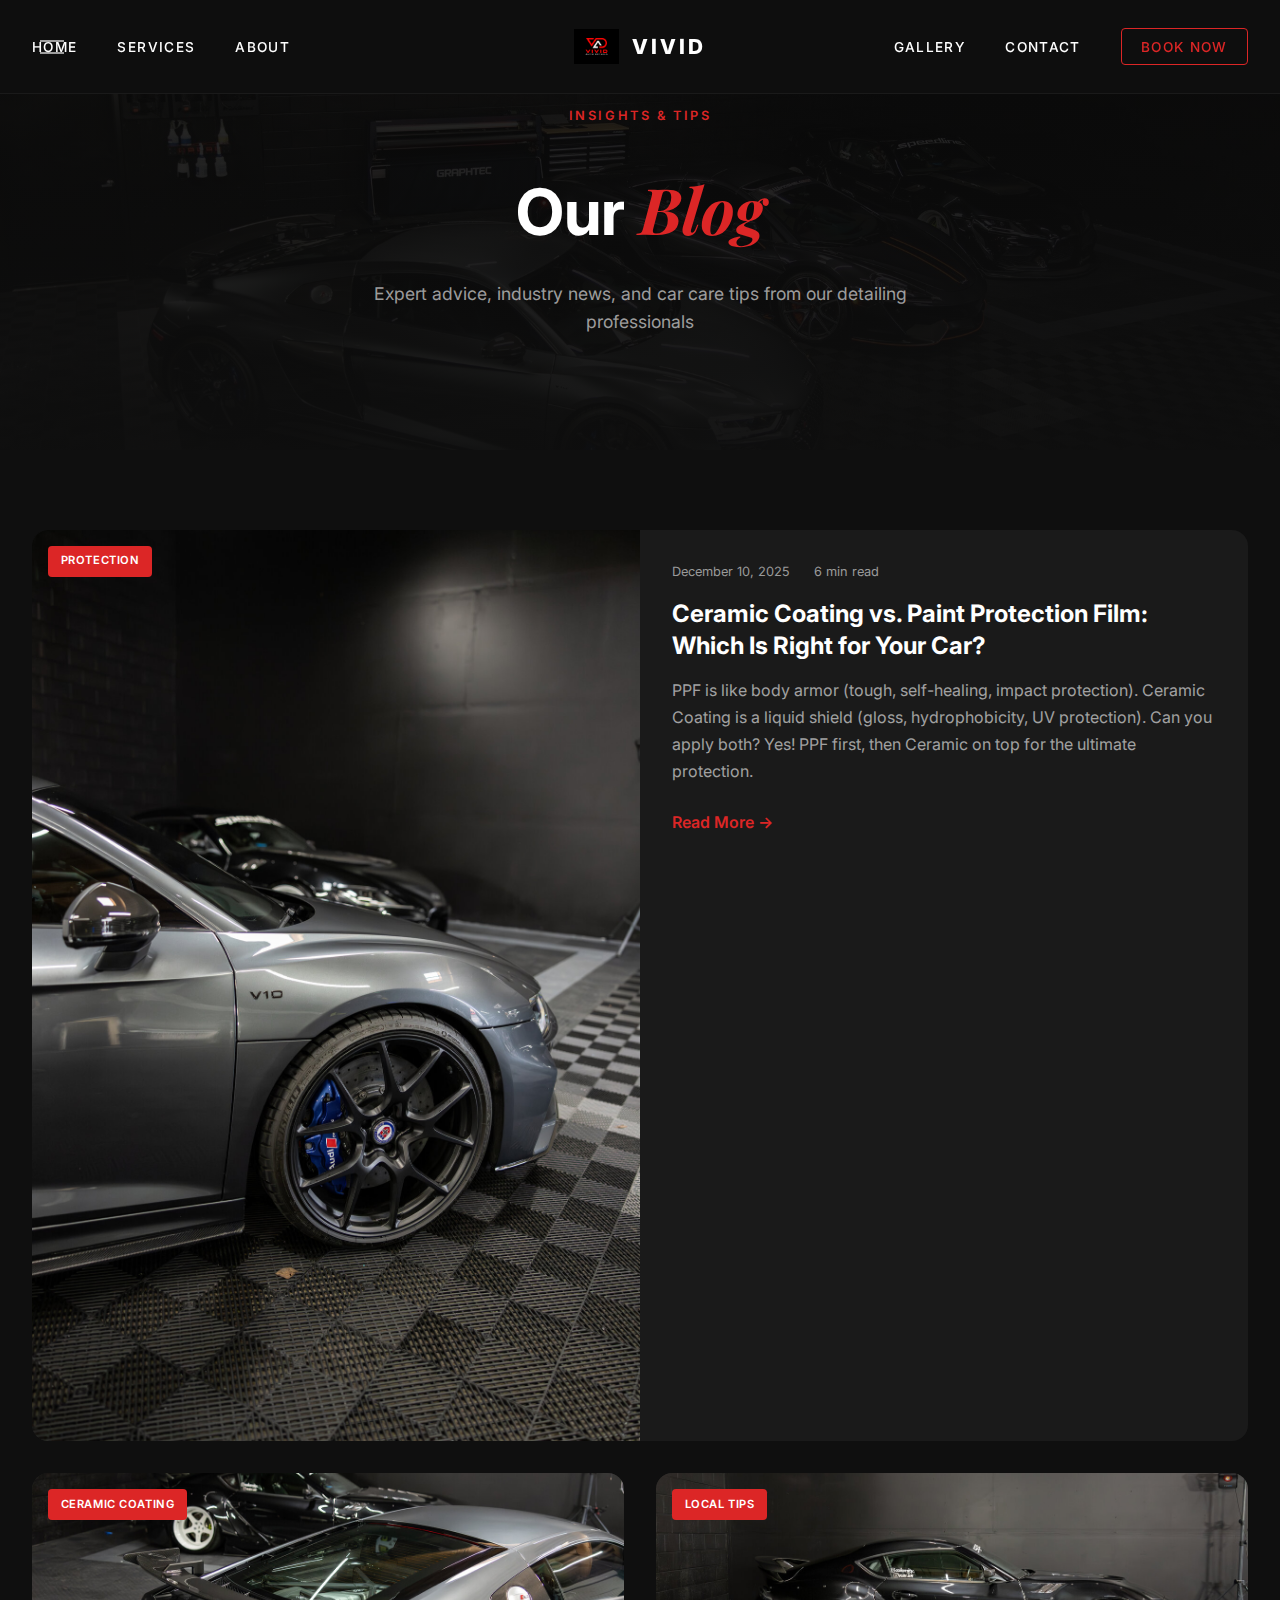
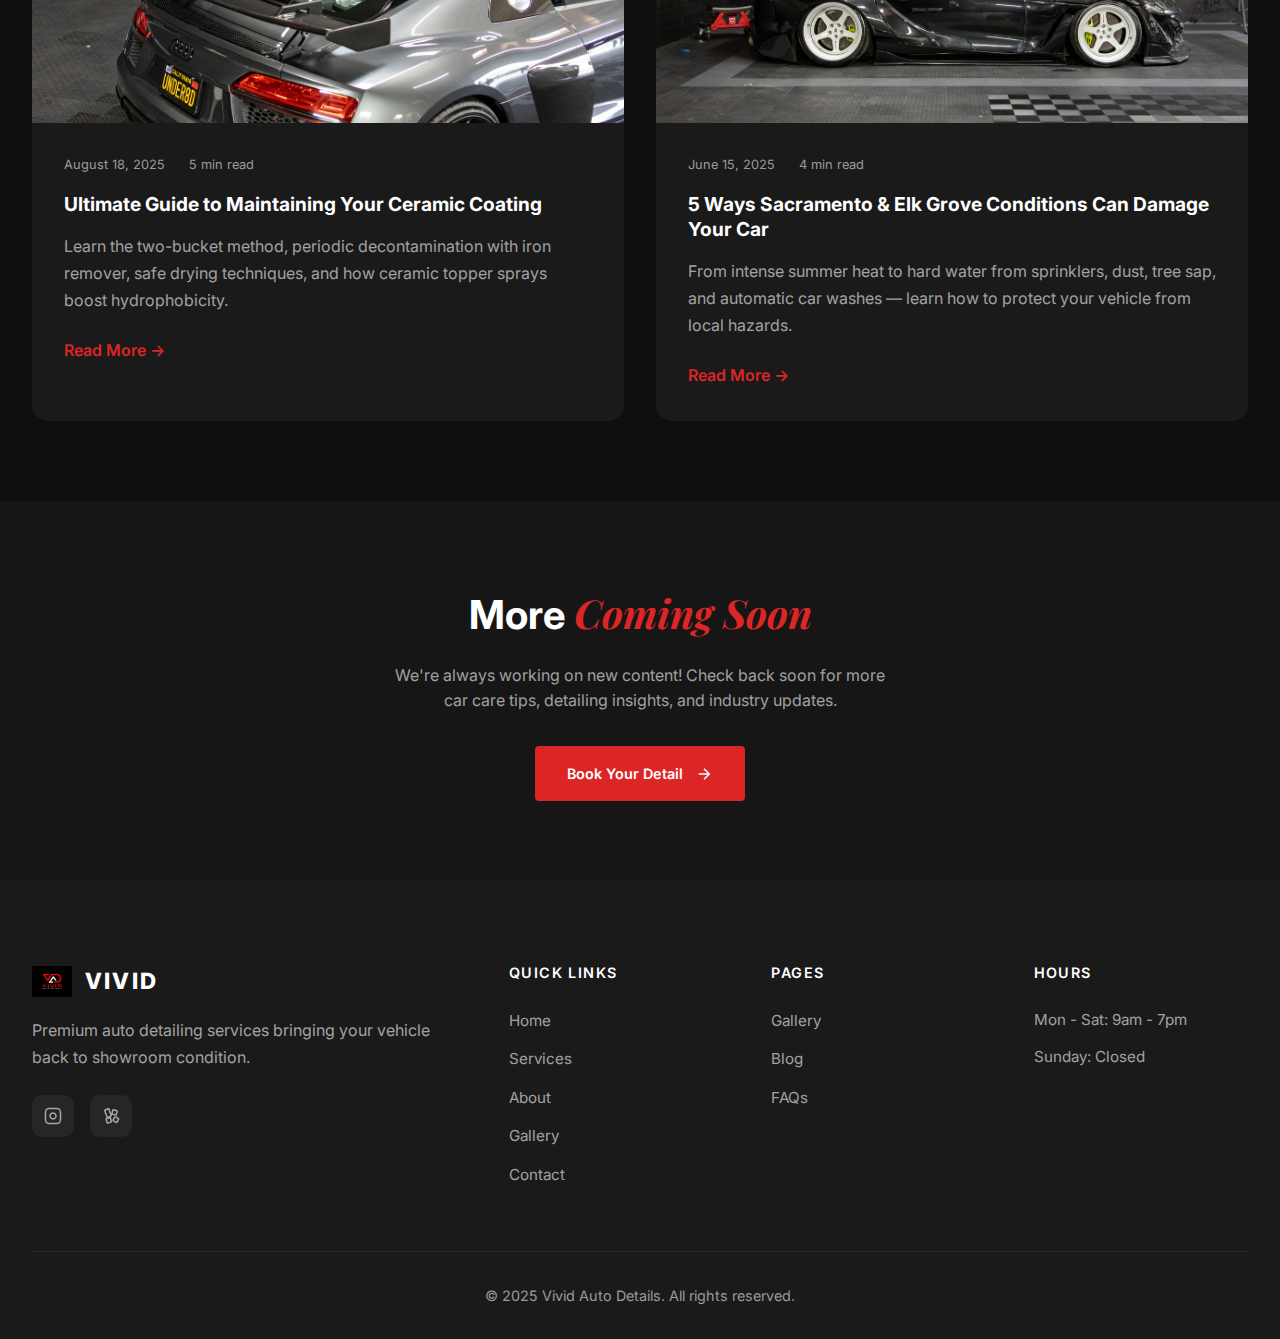
<file: ai-agent-handoff/website-copy/blog.html>
<!DOCTYPE html>
<html lang="en">
<head>
    <meta charset="UTF-8">
    <meta name="viewport" content="width=device-width, initial-scale=1.0, maximum-scale=5.0">
    <link rel="icon" type="image/png" sizes="32x32" href="/favicon-32x32.png">
    <link rel="icon" type="image/png" sizes="16x16" href="/favicon-16x16.png">
    <link rel="apple-touch-icon" sizes="180x180" href="/apple-touch-icon.png">
    <link rel="shortcut icon" href="/favicon.ico">
    <title>Blog | Vivid Auto Details</title>
    <meta name="description" content="Car care tips, detailing insights, and industry news from Vivid Auto Details. Learn about ceramic coating, PPF, and paint protection.">
    <link rel="stylesheet" href="style.css">
    <link rel="preconnect" href="https://fonts.googleapis.com">
    <link rel="preconnect" href="https://fonts.gstatic.com" crossorigin>
    <link href="https://fonts.googleapis.com/css2?family=Inter:wght@400;500;600;700;800&family=Playfair+Display:wght@400;500;600;700&display=swap" rel="stylesheet">
</head>
<body class="no-curtain">
    <!-- Full Screen Navigation Overlay -->
    <nav class="mega-nav" id="megaNav">
        <button class="mega-nav-close" id="megaNavClose" aria-label="Close menu">
            <svg viewBox="0 0 24 24" fill="none" stroke="currentColor" stroke-width="2">
                <path d="M18 6L6 18M6 6l12 12"/>
            </svg>
        </button>
        <div class="nav-background">
            <div class="nav-bg-slice"></div>
            <div class="nav-bg-slice"></div>
            <div class="nav-bg-slice"></div>
            <div class="nav-bg-slice"></div>
        </div>
        <div class="nav-content">
            <div class="nav-main">
                <ul class="mega-nav-links">
                    <li class="mega-nav-item" data-index="01">
                        <a href="index.html?skipIntro=true" class="mega-nav-link">
                            <span class="link-text">Home</span>
                            <span class="link-bg">Home</span>
                        </a>
                    </li>
                    <li class="mega-nav-item" data-index="02">
                        <a href="services-detail.html" class="mega-nav-link">
                            <span class="link-text">Services</span>
                            <span class="link-bg">Services</span>
                        </a>
                    </li>
                    <li class="mega-nav-item" data-index="03">
                        <a href="gallery.html" class="mega-nav-link">
                            <span class="link-text">Gallery</span>
                            <span class="link-bg">Gallery</span>
                        </a>
                    </li>
                    <li class="mega-nav-item" data-index="04">
                        <a href="blog.html" class="mega-nav-link">
                            <span class="link-text">Blog</span>
                            <span class="link-bg">Blog</span>
                        </a>
                    </li>
                    <li class="mega-nav-item" data-index="05">
                        <a href="faqs.html" class="mega-nav-link">
                            <span class="link-text">FAQs</span>
                            <span class="link-bg">FAQs</span>
                        </a>
                    </li>
                </ul>
            </div>
            <div class="nav-footer">
                <div class="nav-info">
                    <div class="info-block">
                        <span class="info-label">Get a Quote</span>
                        <a href="index.html?skipIntro=true#contact" class="info-value" style="text-decoration: underline;">Request Quote</a>
                    </div>
                    <div class="info-block">
                        <span class="info-label">Email</span>
                        <span class="info-value">vividautodetailsca@gmail.com</span>
                    </div>
                </div>
                <div class="nav-social">
                    <a href="https://www.instagram.com/vivid.autodetails/" target="_blank">IG</a>
                    <a href="https://www.yelp.com/biz/vivid-auto-details-elk-grove" target="_blank">YELP</a>
                </div>
            </div>
        </div>
    </nav>

    <!-- Navigation -->
    <header class="header header-solid" id="header">
        <nav class="nav">
            <button class="menu-trigger" id="menuTrigger">
                <div class="trigger-box">
                    <span class="trigger-line"></span>
                    <span class="trigger-line"></span>
                </div>
            </button>
            <ul class="nav-left">
                <li><a href="index.html?skipIntro=true" class="nav-link">Home</a></li>
                <li><a href="index.html#services" class="nav-link">Services</a></li>
                <li><a href="index.html#about" class="nav-link">About</a></li>
            </ul>
            <a href="index.html?skipIntro=true" class="nav-center">
                <img src="images/logo.jpg" alt="Vivid Auto Details" class="nav-logo">
                <span class="nav-brand">VIVID</span>
            </a>
            <ul class="nav-right">
                <li><a href="gallery.html" class="nav-link">Gallery</a></li>
                <li><a href="index.html#contact" class="nav-link">Contact</a></li>
                <li><a href="https://vividautodetails.fieldd.co/" target="_blank" class="nav-link cta-link">Book Now</a></li>
            </ul>
            <button class="mobile-toggle" id="mobileToggle">
                <span></span>
                <span></span>
            </button>
        </nav>
        <!-- Mobile Menu -->
        <div class="mobile-menu" id="mobileMenu">
            <ul>
                <li><a href="index.html">Home</a></li>
                <li><a href="services-detail.html">Services</a></li>
                <li><a href="index.html#about">About</a></li>
                <li><a href="gallery.html">Gallery</a></li>
                <li><a href="index.html#reviews">Reviews</a></li>
                <li><a href="blog.html">Blog</a></li>
                <li><a href="faqs.html">FAQs</a></li>
                <li><a href="index.html#contact">Contact</a></li>
                <li><a href="https://vividautodetails.fieldd.co/" target="_blank" class="mobile-cta">Book Now</a></li>
            </ul>
        </div>
    </header>

    <main>
        <!-- Page Hero -->
        <section class="page-hero">
            <div class="page-hero-bg">
                <img src="images/hero.jpg" alt="Blog">
                <div class="page-hero-overlay"></div>
            </div>
            <div class="container">
                <div class="page-hero-content">
                    <span class="section-label">Insights & Tips</span>
                    <h1 class="page-title">Our <em>Blog</em></h1>
                    <p class="page-subtitle">Expert advice, industry news, and car care tips from our detailing professionals</p>
                </div>
            </div>
        </section>

        <!-- Blog Section -->
        <section class="blog-page">
            <div class="container">
                <div class="blog-grid">
                    <!-- Featured Post -->
                    <article class="blog-card featured">
                        <div class="blog-card-image">
                            <img src="images/7.jpg" alt="Blog Post">
                            <span class="blog-category">Protection</span>
                        </div>
                        <div class="blog-card-content">
                            <div class="blog-meta">
                                <span class="blog-date">December 10, 2025</span>
                                <span class="blog-read">6 min read</span>
                            </div>
                            <h2>Ceramic Coating vs. Paint Protection Film: Which Is Right for Your Car?</h2>
                            <p>PPF is like body armor (tough, self-healing, impact protection). Ceramic Coating is a liquid shield (gloss, hydrophobicity, UV protection). Can you apply both? Yes! PPF first, then Ceramic on top for the ultimate protection.</p>
                            <a href="blog-ceramic-vs-ppf.html" class="blog-link">Read More →</a>
                        </div>
                    </article>

                    <!-- Regular Posts -->
                    <article class="blog-card">
                        <div class="blog-card-image">
                            <img src="images/8.jpg" alt="Blog Post">
                            <span class="blog-category">Ceramic Coating</span>
                        </div>
                        <div class="blog-card-content">
                            <div class="blog-meta">
                                <span class="blog-date">August 18, 2025</span>
                                <span class="blog-read">5 min read</span>
                            </div>
                            <h3>Ultimate Guide to Maintaining Your Ceramic Coating</h3>
                            <p>Learn the two-bucket method, periodic decontamination with iron remover, safe drying techniques, and how ceramic topper sprays boost hydrophobicity.</p>
                            <a href="blog-ceramic-maintenance.html" class="blog-link">Read More →</a>
                        </div>
                    </article>

                    <article class="blog-card">
                        <div class="blog-card-image">
                            <img src="images/9.jpg" alt="Blog Post">
                            <span class="blog-category">Local Tips</span>
                        </div>
                        <div class="blog-card-content">
                            <div class="blog-meta">
                                <span class="blog-date">June 15, 2025</span>
                                <span class="blog-read">4 min read</span>
                            </div>
                            <h3>5 Ways Sacramento & Elk Grove Conditions Can Damage Your Car</h3>
                            <p>From intense summer heat to hard water from sprinklers, dust, tree sap, and automatic car washes — learn how to protect your vehicle from local hazards.</p>
                            <a href="blog-sacramento-car-damage.html" class="blog-link">Read More →</a>
                        </div>
                    </article>
                </div>
            </div>
        </section>

        <!-- More Content Coming Section -->
        <section class="newsletter-section">
            <div class="container">
                <div class="newsletter-content">
                    <h2>More <em>Coming Soon</em></h2>
                    <p>We're always working on new content! Check back soon for more car care tips, detailing insights, and industry updates.</p>
                    <a href="https://vividautodetails.fieldd.co/" target="_blank" class="btn-primary">
                        <span>Book Your Detail</span>
                        <svg viewBox="0 0 24 24"><path d="M5 12h14M12 5l7 7-7 7"/></svg>
                    </a>
                </div>
            </div>
        </section>
    </main>

    <!-- Footer -->
    <footer class="footer">
        <div class="container">
            <div class="footer-top">
                <div class="footer-brand">
                    <a href="index.html" class="footer-logo">
                        <img src="images/logo.jpg" alt="Vivid">
                        <span>VIVID</span>
                    </a>
                    <p>Premium auto detailing services bringing your vehicle back to showroom condition.</p>
                    <div class="footer-social">
                        <a href="https://www.instagram.com/vivid.autodetails/" target="_blank" aria-label="Instagram">
                            <svg viewBox="0 0 24 24"><rect x="2" y="2" width="20" height="20" rx="5" ry="5"/><path d="M16 11.37A4 4 0 1 1 12.63 8 4 4 0 0 1 16 11.37z"/><line x1="17.5" y1="6.5" x2="17.51" y2="6.5"/></svg>
                        </a>
                        <a href="https://www.yelp.com/biz/vivid-auto-details-elk-grove" target="_blank" aria-label="Yelp">
                            <svg viewBox="0 0 24 24" fill="currentColor"><path d="M12.14 11.18L9.24 2.77C9.09 2.32 8.58 2.1 8.14 2.28L4.24 3.93C3.8 4.11 3.58 4.62 3.76 5.06L6.66 13.47C6.84 13.91 7.35 14.13 7.79 13.95L11.69 12.3C12.13 12.12 12.32 11.62 12.14 11.18M21.79 15.44L18.14 13.29C17.74 13.06 17.22 13.19 16.99 13.59L14.84 17.24C14.61 17.64 14.74 18.16 15.14 18.39L18.79 20.54C19.19 20.77 19.71 20.64 19.94 20.24L22.09 16.59C22.32 16.19 22.19 15.67 21.79 15.44M16.99 10.41L18.14 10.71C18.58 10.82 19.03 10.56 19.14 10.12L20.29 5.89C20.4 5.45 20.14 5 19.7 4.89L15.47 3.74C15.03 3.63 14.58 3.89 14.47 4.33L13.32 8.56C13.21 9 13.47 9.45 13.91 9.56L14.91 9.82C14.91 9.82 15.36 9.96 15.8 10.08C16.24 10.2 16.99 10.41 16.99 10.41M10.35 14.38L6.12 15.53C5.68 15.64 5.42 16.09 5.53 16.53L6.68 20.76C6.79 21.2 7.24 21.46 7.68 21.35L11.91 20.2C12.35 20.09 12.61 19.64 12.5 19.2L11.35 14.97C11.24 14.53 10.79 14.27 10.35 14.38"/></svg>
                        </a>
                    </div>
                </div>
                <div class="footer-links">
                    <h4>Quick Links</h4>
                    <ul>
                        <li><a href="index.html">Home</a></li>
                        <li><a href="index.html#services">Services</a></li>
                        <li><a href="index.html#about">About</a></li>
                        <li><a href="gallery.html">Gallery</a></li>
                        <li><a href="index.html#contact">Contact</a></li>
                    </ul>
                </div>
                <div class="footer-links">
                    <h4>Pages</h4>
                    <ul>
                        <li><a href="gallery.html">Gallery</a></li>
                        <li><a href="blog.html">Blog</a></li>
                        <li><a href="faqs.html">FAQs</a></li>
                    </ul>
                </div>
                <div class="footer-links">
                    <h4>Hours</h4>
                    <ul class="hours">
                        <li>Mon - Sat: 9am - 7pm</li>
                        <li>Sunday: Closed</li>
                    </ul>
                </div>
            </div>
            <div class="footer-bottom">
                <p>&copy; 2025 Vivid Auto Details. All rights reserved.</p>
            </div>
        </div>
    </footer>

    <script src="https://cielonline.com/bridge.js" data-supabase-url="https://rmuqwdfbjisugvbotdox.supabase.co" data-supabase-key="eyJhbGciOiJIUzI1NiIsInR5cCI6IkpXVCJ9.eyJpc3MiOiJzdXBhYmFzZSIsInJlZiI6InJtdXF3ZGZiamlzdWd2Ym90ZG94Iiwicm9sZSI6ImFub24iLCJpYXQiOjE3NzE0MjMzMDAsImV4cCI6MjA4Njk5OTMwMH0.06ACfPnBxKmOn1ii3EWa3mNML-jwG_XgdxeW1ImN3v8" data-site-slug="vivid-auto-details"></script>
    <script src="script.js"></script>
</body>
</html>
</file>
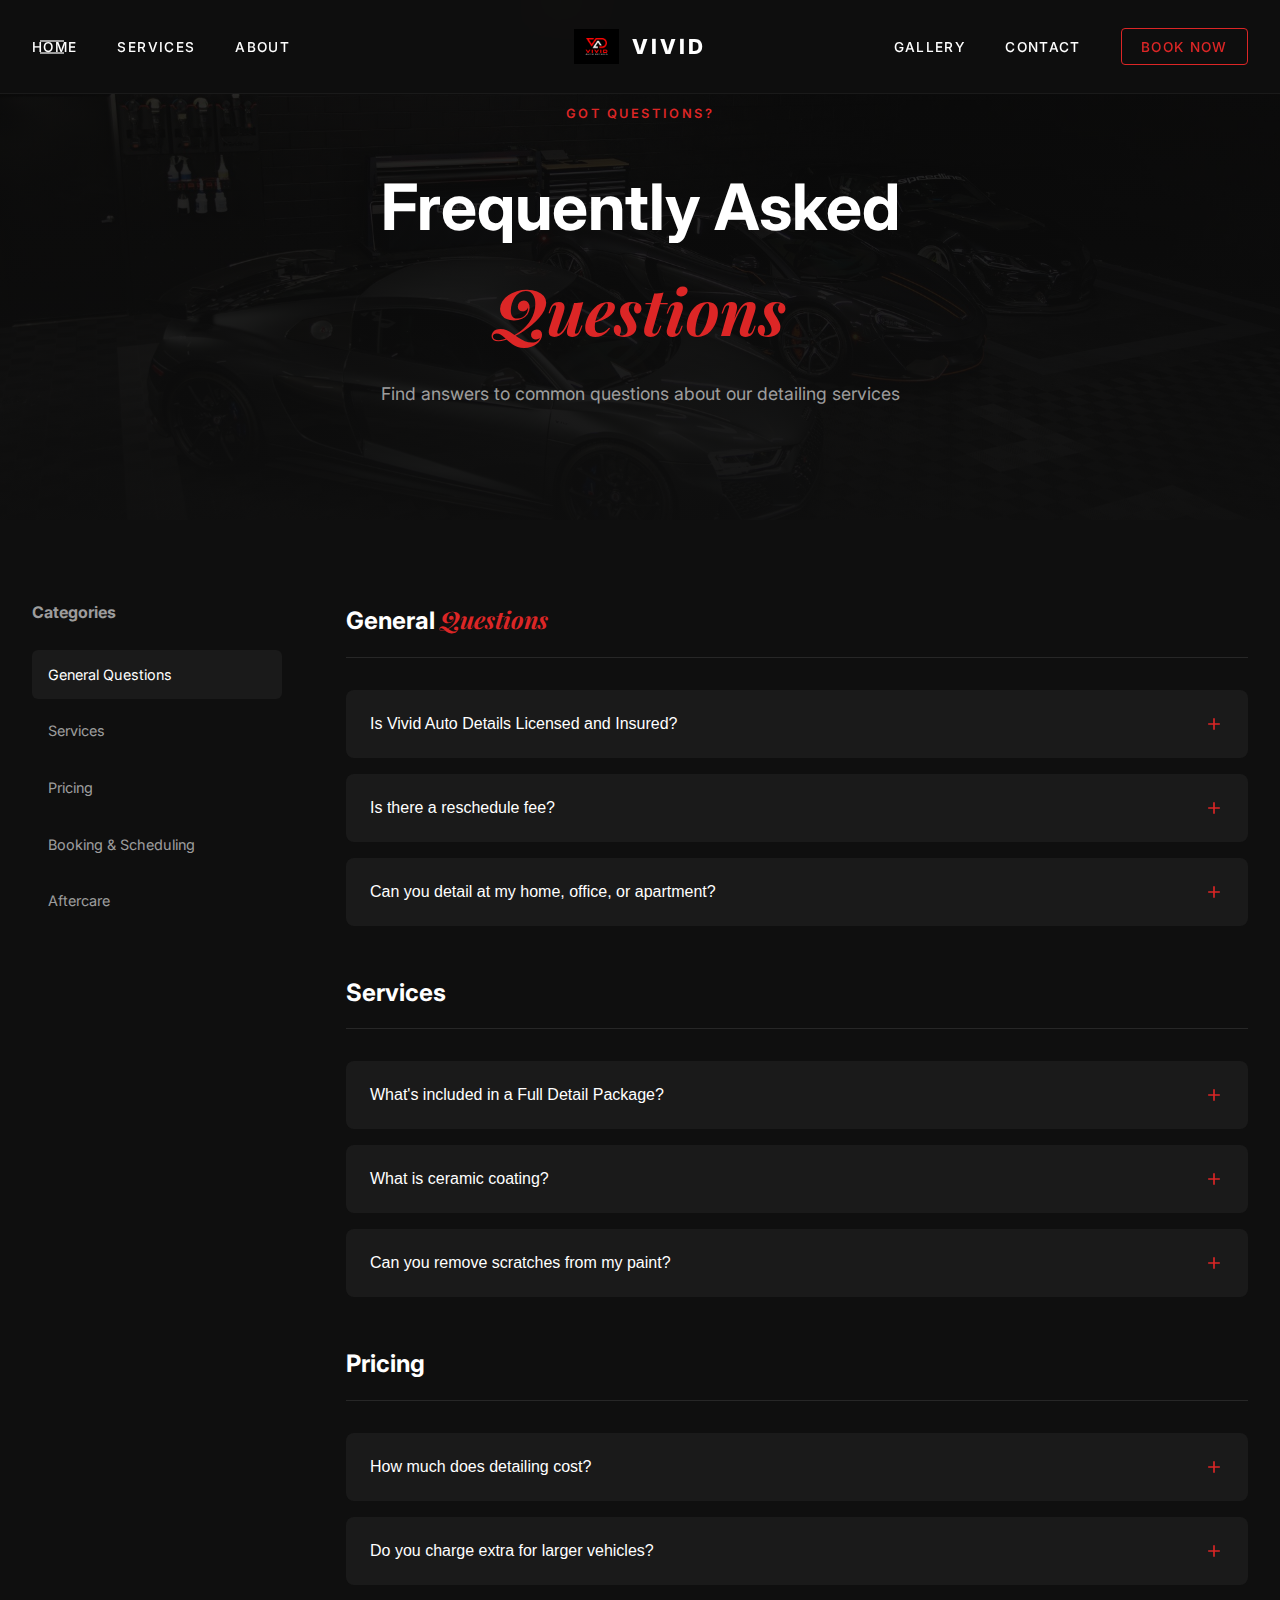
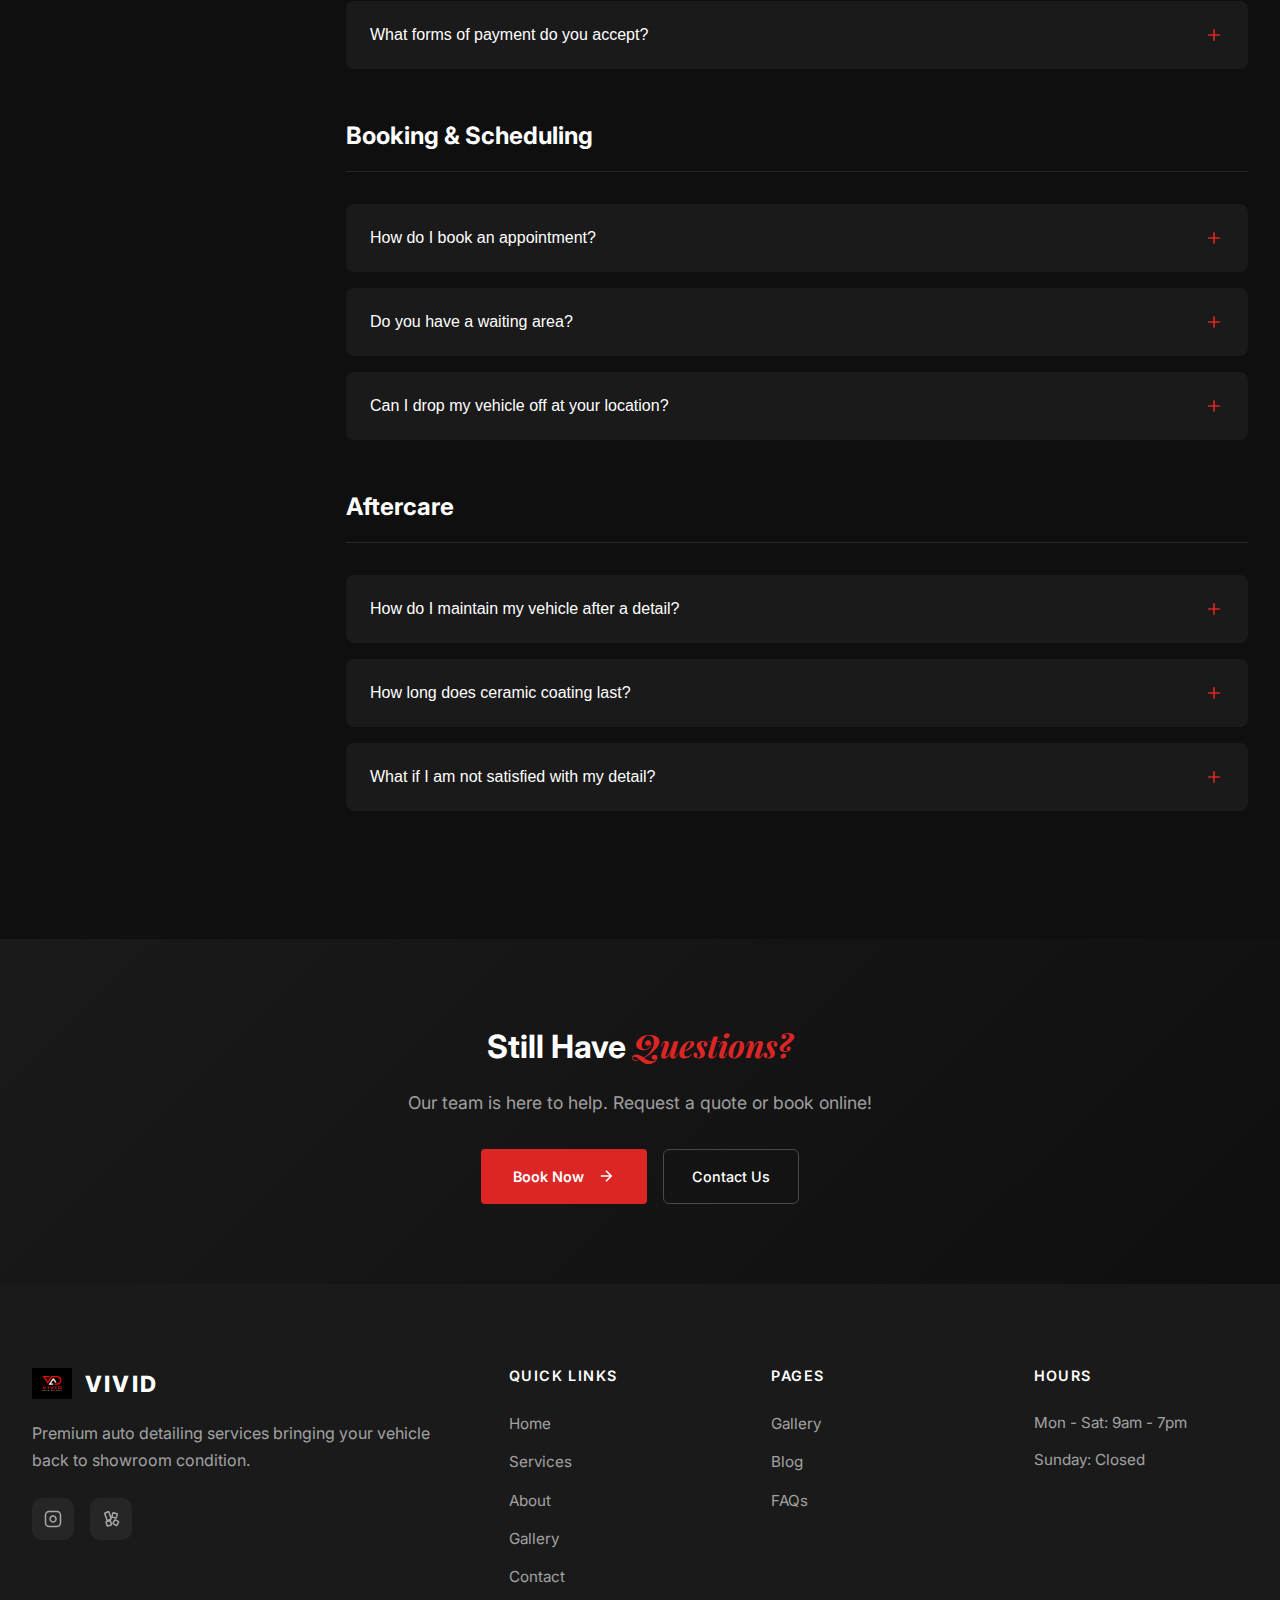
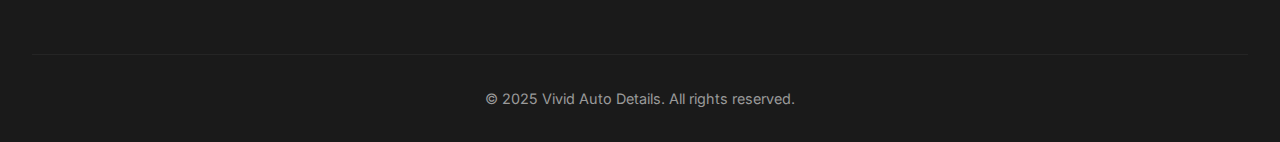
<file: ai-agent-handoff/website-copy/faqs.html>
<!DOCTYPE html>
<html lang="en">
<head>
    <meta charset="UTF-8">
    <meta name="viewport" content="width=device-width, initial-scale=1.0, maximum-scale=5.0">
    <link rel="icon" type="image/png" sizes="32x32" href="/favicon-32x32.png">
    <link rel="icon" type="image/png" sizes="16x16" href="/favicon-16x16.png">
    <link rel="apple-touch-icon" sizes="180x180" href="/apple-touch-icon.png">
    <link rel="shortcut icon" href="/favicon.ico">
    <title>FAQs | Vivid Auto Details</title>
    <meta name="description" content="Frequently asked questions about Vivid Auto Details services, pricing, booking, and aftercare for ceramic coating, PPF, and detailing.">
    <link rel="stylesheet" href="style.css">
    <link rel="preconnect" href="https://fonts.googleapis.com">
    <link rel="preconnect" href="https://fonts.gstatic.com" crossorigin>
    <link href="https://fonts.googleapis.com/css2?family=Inter:wght@400;500;600;700;800&family=Playfair+Display:wght@400;500;600;700&display=swap" rel="stylesheet">
</head>
<body class="no-curtain">
    <!-- Full Screen Navigation Overlay -->
    <nav class="mega-nav" id="megaNav">
        <button class="mega-nav-close" id="megaNavClose" aria-label="Close menu">
            <svg viewBox="0 0 24 24" fill="none" stroke="currentColor" stroke-width="2">
                <path d="M18 6L6 18M6 6l12 12"/>
            </svg>
        </button>
        <div class="nav-background">
            <div class="nav-bg-slice"></div>
            <div class="nav-bg-slice"></div>
            <div class="nav-bg-slice"></div>
            <div class="nav-bg-slice"></div>
        </div>
        <div class="nav-content">
            <div class="nav-main">
                <ul class="mega-nav-links">
                    <li class="mega-nav-item" data-index="01">
                        <a href="index.html?skipIntro=true" class="mega-nav-link">
                            <span class="link-text">Home</span>
                            <span class="link-bg">Home</span>
                        </a>
                    </li>
                    <li class="mega-nav-item" data-index="02">
                        <a href="services-detail.html" class="mega-nav-link">
                            <span class="link-text">Services</span>
                            <span class="link-bg">Services</span>
                        </a>
                    </li>
                    <li class="mega-nav-item" data-index="03">
                        <a href="gallery.html" class="mega-nav-link">
                            <span class="link-text">Gallery</span>
                            <span class="link-bg">Gallery</span>
                        </a>
                    </li>
                    <li class="mega-nav-item" data-index="04">
                        <a href="blog.html" class="mega-nav-link">
                            <span class="link-text">Blog</span>
                            <span class="link-bg">Blog</span>
                        </a>
                    </li>
                    <li class="mega-nav-item" data-index="05">
                        <a href="faqs.html" class="mega-nav-link">
                            <span class="link-text">FAQs</span>
                            <span class="link-bg">FAQs</span>
                        </a>
                    </li>
                </ul>
            </div>
            <div class="nav-footer">
                <div class="nav-info">
                    <div class="info-block">
                        <span class="info-label">Get a Quote</span>
                        <a href="index.html?skipIntro=true#contact" class="info-value" style="text-decoration: underline;">Request Quote</a>
                    </div>
                    <div class="info-block">
                        <span class="info-label">Email</span>
                        <span class="info-value">vividautodetailsca@gmail.com</span>
                    </div>
                </div>
                <div class="nav-social">
                    <a href="https://www.instagram.com/vivid.autodetails/" target="_blank">IG</a>
                    <a href="https://www.yelp.com/biz/vivid-auto-details-elk-grove" target="_blank">YELP</a>
                </div>
            </div>
        </div>
    </nav>

    <!-- Navigation -->
    <header class="header header-solid" id="header">
        <nav class="nav">
            <button class="menu-trigger" id="menuTrigger">
                <div class="trigger-box">
                    <span class="trigger-line"></span>
                    <span class="trigger-line"></span>
                </div>
            </button>
            <ul class="nav-left">
                <li><a href="index.html?skipIntro=true" class="nav-link">Home</a></li>
                <li><a href="index.html#services" class="nav-link">Services</a></li>
                <li><a href="index.html#about" class="nav-link">About</a></li>
            </ul>
            <a href="index.html?skipIntro=true" class="nav-center">
                <img src="images/logo.jpg" alt="Vivid Auto Details" class="nav-logo">
                <span class="nav-brand">VIVID</span>
            </a>
            <ul class="nav-right">
                <li><a href="gallery.html" class="nav-link">Gallery</a></li>
                <li><a href="index.html#contact" class="nav-link">Contact</a></li>
                <li><a href="https://vividautodetails.fieldd.co/" target="_blank" class="nav-link cta-link">Book Now</a></li>
            </ul>
            <button class="mobile-toggle" id="mobileToggle">
                <span></span>
                <span></span>
            </button>
        </nav>
        <!-- Mobile Menu -->
        <div class="mobile-menu" id="mobileMenu">
            <ul>
                <li><a href="index.html?skipIntro=true">Home</a></li>
                <li><a href="services-detail.html">Services</a></li>
                <li><a href="gallery.html">Gallery</a></li>
                <li><a href="blog.html">Blog</a></li>
                <li><a href="faqs.html" class="active">FAQs</a></li>
                <li><a href="index.html?skipIntro=true#contact">Contact</a></li>
                <li><a href="https://vividautodetails.fieldd.co/" target="_blank" class="mobile-cta">Book Now</a></li>
            </ul>
        </div>
    </header>

    <main>
        <!-- Page Hero -->
        <section class="page-hero">
            <div class="page-hero-bg">
                <img src="images/hero.jpg" alt="FAQs">
                <div class="page-hero-overlay"></div>
            </div>
            <div class="container">
                <div class="page-hero-content">
                    <span class="section-label">Got Questions?</span>
                    <h1 class="page-title">Frequently Asked <em>Questions</em></h1>
                    <p class="page-subtitle">Find answers to common questions about our detailing services</p>
                </div>
            </div>
        </section>

        <!-- FAQs Section -->
        <section class="faq-page">
            <div class="container">
                <div class="faq-grid">
                    <!-- FAQ Categories -->
                    <div class="faq-sidebar">
                        <h3>Categories</h3>
                        <ul class="faq-categories">
                            <li><a href="#general" class="active">General Questions</a></li>
                            <li><a href="#services-faq">Services</a></li>
                            <li><a href="#pricing">Pricing</a></li>
                            <li><a href="#booking">Booking & Scheduling</a></li>
                            <li><a href="#aftercare">Aftercare</a></li>
                        </ul>
                    </div>

                    <!-- FAQ Content -->
                    <div class="faq-content">
                        <!-- General Questions -->
                        <div class="faq-section" id="general">
                            <h2>General <em>Questions</em></h2>
                            
                            <div class="faq-item">
                                <button class="faq-question">
                                    <span>Is Vivid Auto Details Licensed and Insured?</span>
                                    <svg viewBox="0 0 24 24"><path d="M12 5v14M5 12h14"/></svg>
                                </button>
                                <div class="faq-answer">
                                    <p>Yes we are! Licensed in California State.</p>
                                </div>
                            </div>

                            <div class="faq-item">
                                <button class="faq-question">
                                    <span>Is there a reschedule fee?</span>
                                    <svg viewBox="0 0 24 24"><path d="M12 5v14M5 12h14"/></svg>
                                </button>
                                <div class="faq-answer">
                                    <p>We do not charge a reschedule fee. We do hope that if there is any conflicts of schedule with your appointment, that you can contact us at your earliest convenience to reschedule your appointment.</p>
                                </div>
                            </div>

                            <div class="faq-item">
                                <button class="faq-question">
                                    <span>Can you detail at my home, office, or apartment?</span>
                                    <svg viewBox="0 0 24 24"><path d="M12 5v14M5 12h14"/></svg>
                                </button>
                                <div class="faq-answer">
                                    <p>Yes! Our mobile unit is equipped with a 100 gallon water tank of spot free water and generator allowing us to service your vehicle at the location of your convenience.</p>
                                </div>
                            </div>
                        </div>

                        <!-- Services -->
                        <div class="faq-section" id="services-faq">
                            <h2>Services</h2>
                            
                            <div class="faq-item">
                                <button class="faq-question">
                                    <span>What's included in a Full Detail Package?</span>
                                    <svg viewBox="0 0 24 24"><path d="M12 5v14M5 12h14"/></svg>
                                </button>
                                <div class="faq-answer">
                                    <p>Our Full Detail Package includes: complete exterior wash and decontamination, clay bar treatment, one-step polish, premium wax or sealant application, tire and wheel deep clean, full interior vacuum, steam cleaning, leather conditioning, plastic and vinyl treatment, glass cleaning inside and out, and air freshener application.</p>
                                </div>
                            </div>

                            <div class="faq-item">
                                <button class="faq-question">
                                    <span>What is ceramic coating?</span>
                                    <svg viewBox="0 0 24 24"><path d="M12 5v14M5 12h14"/></svg>
                                </button>
                                <div class="faq-answer">
                                    <p>Ceramic coating is a liquid polymer that chemically bonds with your vehicle's paint, creating a protective layer. It provides superior protection against UV damage, chemical stains, and minor scratches. Unlike wax, ceramic coating lasts for years and provides hydrophobic properties that make washing your car easier.</p>
                                </div>
                            </div>

                            <div class="faq-item">
                                <button class="faq-question">
                                    <span>Can you remove scratches from my paint?</span>
                                    <svg viewBox="0 0 24 24"><path d="M12 5v14M5 12h14"/></svg>
                                </button>
                                <div class="faq-answer">
                                    <p>Yes, our paint correction service can remove most scratches, swirl marks, and oxidation. Light scratches that haven't penetrated the clear coat can typically be removed entirely. Deeper scratches may be significantly reduced but might not be completely eliminated. We'll assess your vehicle and provide an honest evaluation before proceeding.</p>
                                </div>
                            </div>
                        </div>

                        <!-- Pricing -->
                        <div class="faq-section" id="pricing">
                            <h2>Pricing</h2>
                            
                            <div class="faq-item">
                                <button class="faq-question">
                                    <span>How much does detailing cost?</span>
                                    <svg viewBox="0 0 24 24"><path d="M12 5v14M5 12h14"/></svg>
                                </button>
                                <div class="faq-answer">
                                    <p>Our pricing varies based on vehicle size, condition, and the services you need. We offer free quotes – simply <a href="https://vividautodetails.fieldd.co/" target="_blank" style="color: #dc2626;">request a quote online</a> or <a href="index.html?skipIntro=true#contact" style="color: #dc2626;">fill out our quote form</a> with your vehicle details for an accurate estimate.</p>
                                </div>
                            </div>

                            <div class="faq-item">
                                <button class="faq-question">
                                    <span>Do you charge extra for larger vehicles?</span>
                                    <svg viewBox="0 0 24 24"><path d="M12 5v14M5 12h14"/></svg>
                                </button>
                                <div class="faq-answer">
                                    <p>Pricing may vary for larger vehicles like SUVs, trucks, and vans due to the extra time and materials required. We'll provide an exact quote based on your specific vehicle when you <a href="https://vividautodetails.fieldd.co/" target="_blank" style="color: #dc2626;">request a quote</a>.</p>
                                </div>
                            </div>

                            <div class="faq-item">
                                <button class="faq-question">
                                    <span>What forms of payment do you accept?</span>
                                    <svg viewBox="0 0 24 24"><path d="M12 5v14M5 12h14"/></svg>
                                </button>
                                <div class="faq-answer">
                                    <p>We accept cash, venmo, zelle, and all major credit cards (+3% Processing Fee).</p>
                                </div>
                            </div>
                        </div>

                        <!-- Booking -->
                        <div class="faq-section" id="booking">
                            <h2>Booking & Scheduling</h2>
                            
                            <div class="faq-item">
                                <button class="faq-question">
                                    <span>How do I book an appointment?</span>
                                    <svg viewBox="0 0 24 24"><path d="M12 5v14M5 12h14"/></svg>
                                </button>
                                <div class="faq-answer">
                                    <p>On the top navigation bar, there will be a "Book Now" button where you can go through the booking process. You will receive a confirmation email and a technician will be assigned for your service. Any troubles, please <a href="index.html?skipIntro=true#contact" style="color: #dc2626;">reach out via our contact form</a> and we'll assist you right away.</p>
                                </div>
                            </div>

                            <div class="faq-item">
                                <button class="faq-question">
                                    <span>Do you have a waiting area?</span>
                                    <svg viewBox="0 0 24 24"><path d="M12 5v14M5 12h14"/></svg>
                                </button>
                                <div class="faq-answer">
                                    <p>Yes! If you are bringing your car to our location, we have a comfortable waiting area with access to Wi-Fi.</p>
                                </div>
                            </div>

                            <div class="faq-item">
                                <button class="faq-question">
                                    <span>Can I drop my vehicle off at your location?</span>
                                    <svg viewBox="0 0 24 24"><path d="M12 5v14M5 12h14"/></svg>
                                </button>
                                <div class="faq-answer">
                                    <p>Yes we have a shop located in Elk Grove, CA. Drop offs can be made during business hours and by appointment only.</p>
                                </div>
                            </div>
                        </div>

                        <!-- Aftercare -->
                        <div class="faq-section" id="aftercare">
                            <h2>Aftercare</h2>
                            
                            <div class="faq-item">
                                <button class="faq-question">
                                    <span>How do I maintain my vehicle after a detail?</span>
                                    <svg viewBox="0 0 24 24"><path d="M12 5v14M5 12h14"/></svg>
                                </button>
                                <div class="faq-answer">
                                    <p>To maintain your detail: avoid automatic car washes with brushes, hand wash using the two-bucket method, dry with a microfiber towel, park in shade when possible, and apply a spray wax or quick detailer between details. We provide specific aftercare instructions based on the services performed.</p>
                                </div>
                            </div>

                            <div class="faq-item">
                                <button class="faq-question">
                                    <span>How long does ceramic coating last?</span>
                                    <svg viewBox="0 0 24 24"><path d="M12 5v14M5 12h14"/></svg>
                                </button>
                                <div class="faq-answer">
                                    <p>Our professional-grade ceramic coatings typically last 2-5 years depending on the product selected and how well the vehicle is maintained. With proper care including regular washing and annual inspections, some coatings can last even longer. We offer maintenance plans to help extend the life of your coating.</p>
                                </div>
                            </div>

                            <div class="faq-item">
                                <button class="faq-question">
                                    <span>What if I am not satisfied with my detail?</span>
                                    <svg viewBox="0 0 24 24"><path d="M12 5v14M5 12h14"/></svg>
                                </button>
                                <div class="faq-answer">
                                    <p>We guarantee 100% satisfaction with our service. If you are not happy with the service for any reason, please call us immediately for further instructions. A rescheduled clean must be made within 24 hours of the original appointment.</p>
                                </div>
                            </div>
                        </div>
                    </div>
                </div>
            </div>
        </section>

        <!-- CTA Section -->
        <section class="cta-section">
            <div class="container">
                <div class="cta-content">
                    <h2>Still Have <em>Questions?</em></h2>
                    <p>Our team is here to help. Request a quote or book online!</p>
                    <div class="cta-buttons">
                        <a href="https://vividautodetails.fieldd.co/" target="_blank" class="btn-primary">
                            <span>Book Now</span>
                            <svg viewBox="0 0 24 24"><path d="M5 12h14M12 5l7 7-7 7"/></svg>
                        </a>
                        <a href="index.html?skipIntro=true#contact" class="btn-secondary">
                            <span>Contact Us</span>
                        </a>
                    </div>
                </div>
            </div>
        </section>
    </main>

    <!-- Footer -->
    <footer class="footer">
        <div class="container">
            <div class="footer-top">
                <div class="footer-brand">
                    <a href="index.html" class="footer-logo">
                        <img src="images/logo.jpg" alt="Vivid">
                        <span>VIVID</span>
                    </a>
                    <p>Premium auto detailing services bringing your vehicle back to showroom condition.</p>
                    <div class="footer-social">
                        <a href="https://www.instagram.com/vivid.autodetails/" target="_blank" aria-label="Instagram">
                            <svg viewBox="0 0 24 24"><rect x="2" y="2" width="20" height="20" rx="5" ry="5"/><path d="M16 11.37A4 4 0 1 1 12.63 8 4 4 0 0 1 16 11.37z"/><line x1="17.5" y1="6.5" x2="17.51" y2="6.5"/></svg>
                        </a>
                        <a href="https://www.yelp.com/biz/vivid-auto-details-elk-grove" target="_blank" aria-label="Yelp">
                            <svg viewBox="0 0 24 24" fill="currentColor"><path d="M12.14 11.18L9.24 2.77C9.09 2.32 8.58 2.1 8.14 2.28L4.24 3.93C3.8 4.11 3.58 4.62 3.76 5.06L6.66 13.47C6.84 13.91 7.35 14.13 7.79 13.95L11.69 12.3C12.13 12.12 12.32 11.62 12.14 11.18M21.79 15.44L18.14 13.29C17.74 13.06 17.22 13.19 16.99 13.59L14.84 17.24C14.61 17.64 14.74 18.16 15.14 18.39L18.79 20.54C19.19 20.77 19.71 20.64 19.94 20.24L22.09 16.59C22.32 16.19 22.19 15.67 21.79 15.44M16.99 10.41L18.14 10.71C18.58 10.82 19.03 10.56 19.14 10.12L20.29 5.89C20.4 5.45 20.14 5 19.7 4.89L15.47 3.74C15.03 3.63 14.58 3.89 14.47 4.33L13.32 8.56C13.21 9 13.47 9.45 13.91 9.56L14.91 9.82C14.91 9.82 15.36 9.96 15.8 10.08C16.24 10.2 16.99 10.41 16.99 10.41M10.35 14.38L6.12 15.53C5.68 15.64 5.42 16.09 5.53 16.53L6.68 20.76C6.79 21.2 7.24 21.46 7.68 21.35L11.91 20.2C12.35 20.09 12.61 19.64 12.5 19.2L11.35 14.97C11.24 14.53 10.79 14.27 10.35 14.38"/></svg>
                        </a>
                    </div>
                </div>
                <div class="footer-links">
                    <h4>Quick Links</h4>
                    <ul>
                        <li><a href="index.html">Home</a></li>
                        <li><a href="index.html#services">Services</a></li>
                        <li><a href="index.html#about">About</a></li>
                        <li><a href="gallery.html">Gallery</a></li>
                        <li><a href="index.html#contact">Contact</a></li>
                    </ul>
                </div>
                <div class="footer-links">
                    <h4>Pages</h4>
                    <ul>
                        <li><a href="gallery.html">Gallery</a></li>
                        <li><a href="blog.html">Blog</a></li>
                        <li><a href="faqs.html">FAQs</a></li>
                    </ul>
                </div>
                <div class="footer-links">
                    <h4>Hours</h4>
                    <ul class="hours">
                        <li>Mon - Sat: 9am - 7pm</li>
                        <li>Sunday: Closed</li>
                    </ul>
                </div>
            </div>
            <div class="footer-bottom">
                <p>&copy; 2025 Vivid Auto Details. All rights reserved.</p>
            </div>
        </div>
    </footer>

    <script src="https://cielonline.com/bridge.js" data-supabase-url="https://rmuqwdfbjisugvbotdox.supabase.co" data-supabase-key="eyJhbGciOiJIUzI1NiIsInR5cCI6IkpXVCJ9.eyJpc3MiOiJzdXBhYmFzZSIsInJlZiI6InJtdXF3ZGZiamlzdWd2Ym90ZG94Iiwicm9sZSI6ImFub24iLCJpYXQiOjE3NzE0MjMzMDAsImV4cCI6MjA4Njk5OTMwMH0.06ACfPnBxKmOn1ii3EWa3mNML-jwG_XgdxeW1ImN3v8" data-site-slug="vivid-auto-details"></script>
    <script src="script.js"></script>
</body>
</html>
</file>
<file: style.css>
/* ============================================
   VIVID AUTO DETAILS - OPTION 3
   Minimalist Centered Logo Navbar
   Elegant Typography & Scroll Animations
   ============================================ */

/* CSS Variables */
:root {
    --red: #dc2626;
    --red-dark: #b91c1c;
    --red-light: rgba(220, 38, 38, 0.1);
    --black: #0f0f0f;
    --black-soft: #161616;
    --gray-900: #1a1a1a;
    --gray-800: #262626;
    --gray-700: #333333;
    --gray-600: #4a4a4a;
    --gray-400: #9a9a9a;
    --gray-300: #b3b3b3;
    --white: #ffffff;
    --white-soft: rgba(255, 255, 255, 0.9);
    --white-muted: rgba(255, 255, 255, 0.6);
    --font-sans: 'Inter', -apple-system, BlinkMacSystemFont, sans-serif;
    --font-serif: 'Playfair Display', Georgia, serif;
    --ease-out: cubic-bezier(0.33, 1, 0.68, 1);
    --ease-in-out: cubic-bezier(0.65, 0, 0.35, 1);
}

/* Reset */
*, *::before, *::after {
    margin: 0;
    padding: 0;
    box-sizing: border-box;
}

html {
    scroll-behavior: smooth;
    font-size: 16px;
}

body {
    font-family: var(--font-sans);
    background: var(--black);
    color: var(--white);
    line-height: 1.6;
    overflow-x: hidden;
    -webkit-font-smoothing: antialiased;
}

a {
    text-decoration: none;
    color: inherit;
}

ul {
    list-style: none;
}

img {
    max-width: 100%;
    display: block;
}

.container {
    max-width: 1300px;
    margin: 0 auto;
    padding: 0 2rem;
}

/* ============================================
   CURTAIN REVEAL ANIMATION
   ============================================ */
.curtain-reveal {
    position: fixed;
    inset: 0;
    z-index: 10000;
    pointer-events: none;
}

.curtain-left,
.curtain-right {
    position: absolute;
    top: 0;
    width: 50%;
    height: 100%;
    background: var(--black);
    transition: transform 1s var(--ease-in-out) 1.8s;
}

.curtain-left {
    left: 0;
}

.curtain-right {
    right: 0;
}

.curtain-reveal.open .curtain-left {
    transform: translateX(-100%);
}

.curtain-reveal.open .curtain-right {
    transform: translateX(100%);
}

.curtain-logo {
    position: absolute;
    top: 50%;
    left: 50%;
    transform: translate(-50%, -50%);
    text-align: center;
    z-index: 2;
    opacity: 1;
    transition: opacity 0.5s ease 1.5s;
}

.curtain-reveal.open .curtain-logo {
    opacity: 0;
}

.curtain-logo img {
    width: 100px;
    height: 100px;
    margin: 0 auto 1rem;
    animation: logoSpin 1.5s var(--ease-out) forwards;
}

@keyframes logoSpin {
    0% {
        opacity: 0;
        transform: scale(0.5) rotate(-180deg);
    }
    50% {
        opacity: 1;
    }
    100% {
        opacity: 1;
        transform: scale(1) rotate(0deg);
    }
}

.curtain-brand {
    display: flex;
    flex-direction: column;
    gap: 0.3rem;
}

.brand-name {
    font-size: 2.5rem;
    font-weight: 800;
    letter-spacing: 0.3em;
    opacity: 0;
    animation: fadeUp 0.6s ease forwards 0.8s;
}

.brand-tagline {
    font-size: 0.8rem;
    letter-spacing: 0.4em;
    color: var(--gray-400);
    opacity: 0;
    animation: fadeUp 0.6s ease forwards 1s;
}

@keyframes fadeUp {
    from {
        opacity: 0;
        transform: translateY(20px);
    }
    to {
        opacity: 1;
        transform: translateY(0);
    }
}

/* ============================================
   HEADER & NAVIGATION
   ============================================ */
.header {
    position: fixed;
    top: 0;
    left: 0;
    width: 100%;
    z-index: 1000;
    padding: 1.5rem 0;
    transition: all 0.4s var(--ease-out);
}

.header.scrolled {
    background: rgba(15, 15, 15, 0.95);
    backdrop-filter: blur(20px);
    -webkit-backdrop-filter: blur(20px);
    padding: 1rem 0;
    border-bottom: 1px solid rgba(255, 255, 255, 0.05);
}

.nav {
    max-width: 1300px;
    margin: 0 auto;
    padding: 0 2rem;
    display: flex;
    align-items: center;
    justify-content: space-between;
}

.nav-left,
.nav-right {
    display: flex;
    align-items: center;
    gap: 2.5rem;
    flex: 1;
}

.nav-right {
    justify-content: flex-end;
}

.nav-link {
    font-size: 0.85rem;
    font-weight: 500;
    text-transform: uppercase;
    letter-spacing: 0.1em;
    position: relative;
    padding: 0.5rem 0;
    transition: color 0.3s ease;
}

.nav-link::after {
    content: '';
    position: absolute;
    bottom: 0;
    left: 0;
    width: 0;
    height: 1px;
    background: var(--red);
    transition: width 0.3s var(--ease-out);
}

.nav-link:hover {
    color: var(--red);
}

.nav-link:hover::after {
    width: 100%;
}

.nav-link.cta-link {
    color: var(--red);
    border: 1px solid var(--red);
    padding: 0.6rem 1.2rem;
    border-radius: 4px;
    transition: all 0.3s ease;
}

.nav-link.cta-link::after {
    display: none;
}

.nav-link.cta-link:hover {
    background: var(--red);
    color: var(--white);
}

.nav-center {
    display: flex;
    align-items: center;
    gap: 0.8rem;
    padding: 0 2rem;
}

.nav-logo {
    width: 45px;
    height: 45px;
    object-fit: contain;
    transition: transform 0.5s var(--ease-out);
}

.nav-center:hover .nav-logo {
    transform: rotate(360deg);
}

.nav-brand {
    font-size: 1.3rem;
    font-weight: 800;
    letter-spacing: 0.15em;
}

/* Mobile Toggle */
.mobile-toggle {
    display: none;
    flex-direction: column;
    gap: 6px;
    background: none;
    border: none;
    cursor: pointer;
    padding: 5px;
    z-index: 1001;
}

.mobile-toggle span {
    width: 25px;
    height: 2px;
    background: var(--white);
    transition: all 0.3s ease;
    transform-origin: center;
}

.mobile-toggle.active span:first-child {
    transform: rotate(45deg) translate(4px, 6px);
}

.mobile-toggle.active span:last-child {
    transform: rotate(-45deg) translate(4px, -6px);
}

/* Mobile Menu */
.mobile-menu {
    display: none;
    position: fixed;
    inset: 0;
    background: var(--black);
    z-index: 999;
    padding-top: 100px;
    opacity: 0;
    visibility: hidden;
    transition: all 0.4s ease;
}

.mobile-menu.active {
    opacity: 1;
    visibility: visible;
}

.mobile-menu ul {
    display: flex;
    flex-direction: column;
    align-items: center;
    gap: 2rem;
}

.mobile-menu a {
    font-size: 1.5rem;
    font-weight: 600;
    text-transform: uppercase;
    letter-spacing: 0.1em;
    transition: color 0.3s ease;
}

.mobile-menu a:hover {
    color: var(--red);
}

.mobile-cta {
    color: var(--red) !important;
    border: 2px solid var(--red);
    padding: 0.8rem 2rem;
    margin-top: 1rem;
}

/* ============================================
   HERO SECTION
   ============================================ */
.hero {
    min-height: 100vh;
    position: relative;
    display: flex;
    align-items: center;
    overflow: hidden;
    background: linear-gradient(
        to right,
        rgba(15, 15, 15, 0.9) 0%,
        rgba(15, 15, 15, 0.4) 60%,
        rgba(15, 15, 15, 0.6) 100%
    );
}

.hero-media {
    position: absolute;
    inset: 0;
    background: var(--black);
}

.hero-video {
    width: 100%;
    height: 100%;
    object-fit: cover;
    filter: brightness(0.35);
    display: block;
    position: absolute;
    inset: 0;
}

/* Desktop video visible by default, mobile hidden */
.hero-video-desktop {
    display: block;
}

.hero-video-mobile {
    display: none;
}

.hero-img {
    width: 100%;
    height: 100%;
    object-fit: cover;
    filter: brightness(0.35);
    display: none;
    position: absolute;
    inset: 0;
}

/* Desktop image hidden by default, mobile image always hidden on desktop */
.hero-img-desktop {
    display: none;
}

.hero-img-mobile {
    display: none;
}

.hero-overlay {
    position: absolute;
    inset: 0;
    background: transparent;
    pointer-events: none;
}

.hero-container {
    position: relative;
    z-index: 2;
    width: 100%;
    max-width: 1300px;
    margin: 0 auto;
    padding: 0 2rem;
    display: grid;
    grid-template-columns: 1fr auto;
    align-items: center;
    gap: 4rem;
    padding-top: 5rem;
}

.hero-content {
    max-width: 650px;
}

.hero-label {
    display: inline-block;
    font-size: 0.8rem;
    font-weight: 600;
    text-transform: uppercase;
    letter-spacing: 0.2em;
    color: var(--red);
    margin-bottom: 1.5rem;
    padding: 0.5rem 1rem;
    background: var(--red-light);
    border-radius: 4px;
}

.hero-title {
    font-size: clamp(2.5rem, 5vw, 4rem);
    font-weight: 700;
    line-height: 1.15;
    margin-bottom: 1.5rem;
}

.title-line {
    display: block;
}

.hero-title em {
    font-family: var(--font-serif);
    font-style: italic;
    color: var(--red);
}

.hero-text {
    font-size: 1.1rem;
    color: var(--white-muted);
    max-width: 480px;
    margin-bottom: 2.5rem;
    line-height: 1.8;
}

.hero-actions {
    display: flex;
    align-items: center;
    gap: 2rem;
}

.btn-primary {
    display: inline-flex;
    align-items: center;
    gap: 0.8rem;
    padding: 1rem 2rem;
    background: var(--red);
    font-weight: 600;
    font-size: 0.9rem;
    border-radius: 4px;
    transition: all 0.3s ease;
}

.btn-primary svg {
    width: 18px;
    height: 18px;
    fill: none;
    stroke: currentColor;
    stroke-width: 2;
    transition: transform 0.3s ease;
}

.btn-primary:hover {
    background: var(--red-dark);
    transform: translateY(-2px);
    box-shadow: 0 10px 30px rgba(220, 38, 38, 0.3);
}

.btn-primary:hover svg {
    transform: translateX(4px);
}

.btn-text {
    font-weight: 600;
    font-size: 0.9rem;
    color: var(--white-muted);
    position: relative;
    padding-bottom: 2px;
    transition: color 0.3s ease;
}

.btn-text::after {
    content: '';
    position: absolute;
    bottom: 0;
    left: 0;
    width: 100%;
    height: 1px;
    background: var(--gray-600);
    transition: background 0.3s ease;
}

.btn-text:hover {
    color: var(--white);
}

.btn-text:hover::after {
    background: var(--white);
}

/* Hero Card */
.hero-visual {
    display: flex;
    align-items: flex-end;
}

.hero-card {
    background: rgba(255, 255, 255, 0.05);
    backdrop-filter: blur(10px);
    border: 1px solid rgba(255, 255, 255, 0.1);
    padding: 2rem;
    border-radius: 12px;
    display: flex;
    align-items: center;
    gap: 1.2rem;
}

.card-icon {
    width: 50px;
    height: 50px;
    background: var(--red);
    border-radius: 10px;
    display: flex;
    align-items: center;
    justify-content: center;
    font-size: 1.2rem;
}

.card-value {
    display: block;
    font-size: 1.8rem;
    font-weight: 800;
}

.card-label {
    font-size: 0.85rem;
    color: var(--white-muted);
}

/* Hero Bottom */
.hero-bottom {
    position: absolute;
    bottom: 3rem;
    left: 50%;
    transform: translateX(-50%);
    z-index: 2;
}

.scroll-prompt {
    display: flex;
    flex-direction: column;
    align-items: center;
    gap: 0.8rem;
}

.scroll-prompt span {
    font-size: 0.75rem;
    text-transform: uppercase;
    letter-spacing: 0.2em;
    color: var(--white-muted);
}

.scroll-arrow {
    width: 30px;
    height: 50px;
    border: 1px solid rgba(255, 255, 255, 0.3);
    border-radius: 20px;
    display: flex;
    align-items: flex-end;
    justify-content: center;
    padding-bottom: 8px;
}

.scroll-arrow svg {
    width: 14px;
    height: 14px;
    fill: none;
    stroke: var(--red);
    stroke-width: 2;
    animation: scrollBounce 1.5s infinite;
}

@keyframes scrollBounce {
    0%, 100% { transform: translateY(0); }
    50% { transform: translateY(5px); }
}

/* ============================================
   SECTION STYLES
   ============================================ */
section {
    padding: 7rem 0;
}

.section-header {
    margin-bottom: 4rem;
}

.section-header.center {
    text-align: center;
}

.section-label {
    display: inline-block;
    font-size: 0.8rem;
    font-weight: 600;
    text-transform: uppercase;
    letter-spacing: 0.2em;
    color: var(--red);
    margin-bottom: 1rem;
}

.section-title {
    font-size: clamp(2rem, 4vw, 2.8rem);
    font-weight: 700;
    line-height: 1.2;
}

.section-title em {
    font-family: var(--font-serif);
    font-style: italic;
    color: var(--red);
}

/* ============================================
   SERVICES SECTION
   ============================================ */
.services {
    background: var(--black-soft);
}

.services-grid {
    display: grid;
    grid-template-columns: repeat(3, 1fr);
    gap: 2rem;
    margin-bottom: 4rem;
}

.service-card {
    background: var(--gray-900);
    border-radius: 16px;
    overflow: hidden;
    position: relative;
    transition: transform 0.4s var(--ease-out);
}

.service-card:hover {
    transform: translateY(-10px);
}

.service-card.featured {
    border: 1px solid rgba(220, 38, 38, 0.3);
}

.service-badge {
    position: absolute;
    top: 1rem;
    right: 1rem;
    padding: 0.4rem 0.8rem;
    background: var(--red);
    font-size: 0.7rem;
    font-weight: 600;
    text-transform: uppercase;
    letter-spacing: 0.05em;
    border-radius: 4px;
    z-index: 2;
}

.service-media {
    height: 200px;
    overflow: hidden;
    position: relative;
}

.service-media img {
    width: 100%;
    height: 100%;
    object-fit: cover;
    transition: transform 0.5s var(--ease-out);
}

.service-card:hover .service-media img {
    transform: scale(1.08);
}

.service-body {
    padding: 2rem;
    position: relative;
}

.service-num {
    position: absolute;
    top: -1.5rem;
    right: 2rem;
    font-size: 4rem;
    font-weight: 900;
    color: rgba(255, 255, 255, 0.03);
    line-height: 1;
}

.service-body h3 {
    font-size: 1.4rem;
    font-weight: 700;
    margin-bottom: 0.8rem;
}

.service-body p {
    color: var(--white-muted);
    font-size: 0.95rem;
    margin-bottom: 1.5rem;
    line-height: 1.7;
}

.service-footer {
    display: flex;
    align-items: center;
    justify-content: space-between;
}

.service-price {
    font-weight: 700;
    color: var(--red);
}

.service-cta {
    font-weight: 600;
    font-size: 0.9rem;
    transition: all 0.3s ease;
}

.service-cta:hover {
    color: var(--red);
    letter-spacing: 0.05em;
}

/* Services More */
.services-more {
    display: grid;
    grid-template-columns: repeat(3, 1fr);
    gap: 2rem;
    padding-top: 3rem;
    border-top: 1px solid rgba(255, 255, 255, 0.05);
}

.more-item {
    display: flex;
    flex-direction: column;
    gap: 0.3rem;
    padding: 1.5rem;
    background: var(--gray-900);
    border-radius: 12px;
    transition: all 0.3s ease;
}

.more-item:hover {
    background: var(--gray-800);
    transform: translateY(-3px);
}

.more-item h4 {
    font-size: 1.1rem;
    font-weight: 600;
}

.more-item p {
    font-size: 0.85rem;
    color: var(--white-muted);
}

.more-item span {
    font-weight: 700;
    color: var(--red);
    margin-top: 0.5rem;
}

/* ============================================
   ABOUT SECTION
   ============================================ */
.about {
    background: var(--black);
}

.about-grid {
    display: grid;
    grid-template-columns: 1fr 1fr;
    gap: 5rem;
    align-items: center;
}

.about-media {
    position: relative;
}

.media-frame {
    border-radius: 16px;
    overflow: hidden;
    position: relative;
    z-index: 2;
}

.media-frame img {
    width: 100%;
    height: 500px;
    object-fit: cover;
}

.media-accent {
    position: absolute;
    bottom: -20px;
    right: -20px;
    width: 60%;
    height: 60%;
    border: 2px solid var(--red);
    border-radius: 16px;
    z-index: 1;
}

.media-stats {
    position: absolute;
    bottom: 2rem;
    left: -2rem;
    background: var(--red);
    padding: 1.5rem 2rem;
    border-radius: 12px;
    z-index: 3;
}

.stat-item {
    text-align: center;
}

.stat-num {
    display: block;
    font-size: 2.5rem;
    font-weight: 800;
    line-height: 1;
}

.stat-text {
    font-size: 0.8rem;
    text-transform: uppercase;
    letter-spacing: 0.1em;
}

.about-text {
    margin-bottom: 2rem;
}

.about-text p {
    color: var(--white-muted);
    margin-bottom: 1rem;
    line-height: 1.8;
}

.about-list {
    margin-bottom: 2rem;
}

.about-list li {
    display: flex;
    align-items: center;
    gap: 1rem;
    padding: 1rem 0;
    border-bottom: 1px solid rgba(255, 255, 255, 0.05);
}

.list-icon {
    width: 24px;
    height: 24px;
    background: var(--red);
    border-radius: 50%;
    display: flex;
    align-items: center;
    justify-content: center;
    font-size: 0.75rem;
    flex-shrink: 0;
}

/* ============================================
   GALLERY SECTION
   ============================================ */
.gallery {
    background: var(--black-soft);
}

.gallery-showcase {
    display: grid;
    grid-template-columns: repeat(4, 1fr);
    grid-template-rows: repeat(2, 220px);
    gap: 1.5rem;
}

.gallery-item {
    position: relative;
    border-radius: 12px;
    overflow: hidden;
    cursor: pointer;
}

.gallery-item.large {
    grid-column: span 2;
    grid-row: span 2;
}

.gallery-item img {
    width: 100%;
    height: 100%;
    object-fit: cover;
    transition: transform 0.5s var(--ease-out);
}

.gallery-caption {
    position: absolute;
    inset: 0;
    background: linear-gradient(to top, rgba(220, 38, 38, 0.9), transparent 60%);
    display: flex;
    align-items: flex-end;
    padding: 1.5rem;
    opacity: 0;
    transition: opacity 0.3s ease;
}

.gallery-caption span {
    font-weight: 600;
    text-transform: uppercase;
    letter-spacing: 0.1em;
    transform: translateY(10px);
    transition: transform 0.3s ease;
}

.gallery-item:hover img {
    transform: scale(1.1);
}

.gallery-item:hover .gallery-caption {
    opacity: 1;
}

.gallery-item:hover .gallery-caption span {
    transform: translateY(0);
}

/* ============================================
   CONTACT SECTION
   ============================================ */
.contact {
    background: var(--black);
}

.contact-grid {
    display: grid;
    grid-template-columns: 1fr 1.2fr;
    gap: 5rem;
}

.contact-intro {
    color: var(--white-muted);
    margin-bottom: 2.5rem;
    line-height: 1.8;
}

.contact-details {
    display: flex;
    flex-direction: column;
    gap: 1.5rem;
}

.detail-item {
    display: flex;
    align-items: center;
    gap: 1.2rem;
    padding: 1.2rem;
    background: var(--gray-900);
    border-radius: 12px;
    transition: all 0.3s ease;
}

.detail-item:hover {
    background: var(--gray-800);
    transform: translateX(8px);
}

.detail-icon {
    width: 48px;
    height: 48px;
    background: var(--red-light);
    border-radius: 10px;
    display: flex;
    align-items: center;
    justify-content: center;
    flex-shrink: 0;
}

.detail-icon svg {
    width: 20px;
    height: 20px;
    stroke: var(--red);
}

.detail-label {
    display: block;
    font-size: 0.75rem;
    text-transform: uppercase;
    letter-spacing: 0.1em;
    color: var(--white-muted);
    margin-bottom: 0.2rem;
}

.detail-value {
    font-weight: 500;
}

/* Contact Form */
.contact-form-wrap {
    background: var(--gray-900);
    padding: 2.5rem;
    border-radius: 16px;
}

.contact-form {
    display: flex;
    flex-direction: column;
    gap: 1.5rem;
}

.form-row {
    display: grid;
    grid-template-columns: 1fr 1fr;
    gap: 1.5rem;
}

.form-group {
    position: relative;
}

.form-group input,
.form-group select,
.form-group textarea {
    width: 100%;
    padding: 1rem;
    padding-top: 1.5rem;
    background: var(--gray-800);
    border: 1px solid transparent;
    border-radius: 8px;
    color: var(--white);
    font-family: inherit;
    font-size: 1rem;
    outline: none;
    transition: all 0.3s ease;
}

.form-group select {
    cursor: pointer;
    appearance: none;
}

.form-group textarea {
    resize: vertical;
    min-height: 120px;
}

.form-group label {
    position: absolute;
    top: 1.2rem;
    left: 1rem;
    font-size: 0.9rem;
    color: var(--gray-400);
    pointer-events: none;
    transition: all 0.3s ease;
}

/* Override for checkbox group - labels need to be clickable */
.form-group > label:first-child {
    position: static;
    pointer-events: auto;
    margin-bottom: 0.5rem;
    display: block;
}

.form-group input:focus,
.form-group select:focus,
.form-group textarea:focus {
    border-color: var(--red);
}

.form-group input:focus + label,
.form-group input:not(:placeholder-shown) + label,
.form-group select:focus + label,
.form-group select:valid + label,
.form-group textarea:focus + label,
.form-group textarea:not(:placeholder-shown) + label {
    top: 0.5rem;
    font-size: 0.7rem;
    color: var(--red);
}

.btn-submit {
    display: flex;
    align-items: center;
    justify-content: center;
    gap: 0.8rem;
    padding: 1.2rem 2rem;
    background: var(--red);
    border: none;
    border-radius: 8px;
    color: var(--white);
    font-family: inherit;
    font-size: 0.95rem;
    font-weight: 600;
    cursor: pointer;
    transition: all 0.3s ease;
}

.btn-submit svg {
    width: 18px;
    height: 18px;
    fill: none;
    stroke: currentColor;
    stroke-width: 2;
}

.btn-submit:hover {
    background: var(--red-dark);
    transform: translateY(-2px);
    box-shadow: 0 10px 30px rgba(220, 38, 38, 0.3);
}

/* Checkbox Group Styles */
.checkbox-group {
    display: grid;
    grid-template-columns: 1fr 1fr;
    gap: 0.75rem;
    margin-top: 0.5rem;
}

.form-group .checkbox-item,
.checkbox-item {
    display: flex;
    align-items: center;
    gap: 0.75rem;
    padding: 0.75rem;
    background: var(--gray-800);
    border: 1px solid transparent;
    border-radius: 8px;
    cursor: pointer;
    transition: all 0.3s ease;
    user-select: none;
    pointer-events: auto !important;
    position: relative;
}

.form-group .checkbox-item:hover,
.checkbox-item:hover {
    background: var(--gray-700);
    border-color: var(--red);
}

.checkbox-item input[type="checkbox"] {
    display: none;
}

.checkbox-custom {
    width: 20px;
    height: 20px;
    border: 2px solid var(--gray-400);
    border-radius: 4px;
    position: relative;
    transition: all 0.3s ease;
    flex-shrink: 0;
}

.checkbox-custom::after {
    content: '';
    position: absolute;
    top: 2px;
    left: 6px;
    width: 6px;
    height: 10px;
    border: solid var(--white);
    border-width: 0 2px 2px 0;
    transform: rotate(45deg) scale(0);
    transition: transform 0.2s ease;
}

.checkbox-item input[type="checkbox"]:checked + .checkbox-custom {
    background: var(--red);
    border-color: var(--red);
}

.checkbox-item input[type="checkbox"]:checked + .checkbox-custom::after {
    transform: rotate(45deg) scale(1);
}

.checkbox-text {
    color: var(--white);
    font-size: 0.9rem;
    line-height: 1.4;
}

.checkbox-note {
    font-size: 0.8rem;
    color: var(--gray-400);
    font-weight: normal;
}

@media (max-width: 768px) {
    .checkbox-group {
        grid-template-columns: 1fr;
        gap: 0.5rem;
    }
    
    .checkbox-item {
        padding: 0.6rem;
        gap: 0.6rem;
    }
    
    .checkbox-custom {
        width: 18px;
        height: 18px;
    }
    
    .checkbox-text {
        font-size: 0.85rem;
    }
}

/* ============================================
   FOOTER
   ============================================ */
.footer {
    background: var(--gray-900);
    padding: 5rem 0 0;
}

.footer-top {
    display: grid;
    grid-template-columns: 2fr 1fr 1fr 1fr;
    gap: 3rem;
    padding-bottom: 4rem;
    border-bottom: 1px solid rgba(255, 255, 255, 0.05);
}

.footer-logo {
    display: flex;
    align-items: center;
    gap: 0.8rem;
    font-size: 1.4rem;
    font-weight: 800;
    letter-spacing: 0.1em;
    margin-bottom: 1rem;
}

.footer-logo img {
    width: 40px;
    height: 40px;
    object-fit: contain;
}

.footer-brand p {
    color: var(--white-muted);
    margin-bottom: 1.5rem;
    line-height: 1.7;
}

.footer-social {
    display: flex;
    gap: 1rem;
}

.footer-social a {
    width: 42px;
    height: 42px;
    background: var(--gray-800);
    border-radius: 10px;
    display: flex;
    align-items: center;
    justify-content: center;
    transition: all 0.3s ease;
}

.footer-social a svg {
    width: 18px;
    height: 18px;
    fill: none;
    stroke: var(--white-muted);
    stroke-width: 2;
}

.footer-social a:hover {
    background: var(--red);
}

.footer-social a:hover svg {
    stroke: var(--white);
}

.footer-links h4 {
    font-size: 0.9rem;
    font-weight: 600;
    text-transform: uppercase;
    letter-spacing: 0.1em;
    margin-bottom: 1.5rem;
}

.footer-links ul {
    display: flex;
    flex-direction: column;
    gap: 0.8rem;
}

.footer-links a {
    color: var(--white-muted);
    font-size: 0.95rem;
    transition: all 0.3s ease;
}

.footer-links a:hover {
    color: var(--red);
    padding-left: 5px;
}

.footer-links .hours li {
    color: var(--white-muted);
    font-size: 0.95rem;
}

.footer-bottom {
    padding: 2rem 0;
    text-align: center;
}

.footer-bottom p {
    color: var(--gray-400);
    font-size: 0.9rem;
}

/* ============================================
   REVEAL ANIMATIONS
   ============================================ */
.reveal-text,
.reveal-card {
    opacity: 0;
    transform: translateY(40px);
    transition: opacity 0.8s var(--ease-out), transform 0.8s var(--ease-out);
}

.reveal-text.visible,
.reveal-card.visible {
    opacity: 1;
    transform: translateY(0);
}

/* ============================================
   RESPONSIVE
   ============================================ */
@media (max-width: 1200px) {
    .gallery-showcase {
        grid-template-columns: repeat(2, 1fr);
        grid-template-rows: auto;
    }
    
    .gallery-item.large {
        grid-column: span 1;
        grid-row: span 1;
    }
}

@media (max-width: 992px) {
    .services-grid {
        grid-template-columns: 1fr;
    }
    
    .services-more {
        grid-template-columns: 1fr;
    }
    
    .about-grid,
    .contact-grid {
        grid-template-columns: 1fr;
        gap: 3rem;
    }
    
    .media-accent {
        display: none;
    }
    
    .media-stats {
        left: 1rem;
        bottom: 1rem;
    }
    
    .footer-top {
        grid-template-columns: 1fr 1fr;
    }
    
    .hero-container {
        grid-template-columns: 1fr;
    }
    
    .hero-visual {
        display: none;
    }
}

@media (max-width: 768px) {
    .nav-left,
    .nav-right {
        display: none;
    }
    
    .mobile-toggle {
        display: flex;
    }
    
    .mobile-menu {
        display: block;
    }
    
    .nav-center {
        padding: 0;
    }
    
    section {
        padding: 5rem 0;
    }
    
    .container {
        padding: 0 1.5rem;
    }
    
    .hero-content {
        text-align: center;
    }
    
    .hero-text {
        margin: 0 auto 2.5rem;
    }
    
    .hero-actions {
        justify-content: center;
        flex-direction: column;
        gap: 1rem;
    }
    
    /* Enhance mobile hero visibility */
    .hero {
        background: transparent;
    }
    
    /* Hide ALL videos on mobile - use image only for faster loading */
    .hero-video-desktop,
    .hero-video-mobile {
        display: none !important;
    }
    
    /* Show mobile-optimized hero image (46KB vs 274KB) */
    .hero-img-desktop {
        display: none !important;
    }
    
    .hero-img-mobile {
        display: block !important;
        filter: brightness(0.55);
        z-index: 0;
    }
    
    /* Add overlay gradient for better text readability while keeping image visible */
    .hero-overlay {
        background: linear-gradient(
            to bottom,
            rgba(0, 0, 0, 0.5) 0%,
            rgba(0, 0, 0, 0.3) 40%,
            rgba(0, 0, 0, 0.4) 70%,
            rgba(0, 0, 0, 0.6) 100%
        );
        z-index: 1;
    }
    
    .form-row {
        grid-template-columns: 1fr;
    }
    
    .footer-top {
        grid-template-columns: 1fr;
        text-align: center;
    }
    
    .footer-logo {
        justify-content: center;
    }
    
    .footer-social {
        justify-content: center;
    }
    
    .gallery-showcase {
        grid-template-columns: 1fr;
    }
    
    .hero-title {
        font-size: clamp(2.5rem, 12vw, 4rem);
    }
}

/* Small phones */
@media (max-width: 480px) {
    .container {
        padding: 0 1rem;
    }
    
    .navbar {
        padding: 0.8rem 0;
    }
    
    .nav-center img {
        width: 35px;
        height: 35px;
    }
    
    .hero-title {
        font-size: clamp(2rem, 10vw, 3rem);
    }
    
    .hero-text {
        font-size: 0.95rem;
    }
    
    .hero-actions .btn {
        width: 100%;
        text-align: center;
    }
    
    .section-tag {
        font-size: 0.7rem;
    }
    
    .section-title {
        font-size: clamp(1.8rem, 8vw, 2.5rem);
    }
    
    .curtain-text {
        font-size: clamp(1.5rem, 8vw, 2rem);
    }
    
    .contact-form-box {
        padding: 2rem 1.5rem;
    }
}

/* iPad/Tablet Portrait */
@media (min-width: 768px) and (max-width: 1024px) {
    .services-grid {
        grid-template-columns: 1fr;
    }
    
    .gallery-showcase {
        grid-template-columns: repeat(2, 1fr);
    }
    
    .hero-title {
        font-size: clamp(3rem, 8vw, 4.5rem);
    }
}

/* ============================================
   OPTION 1 STYLE SERVICES SECTION
   ============================================ */
.services {
    background: var(--black-soft);
    padding: 7rem 0;
}

.section-header.center {
    text-align: center;
}

.section-subtitle {
    font-size: 1.1rem;
    color: var(--white-muted);
    max-width: 600px;
    margin: 0 auto;
    margin-top: 1rem;
}

.services-grid {
    display: grid;
    grid-template-columns: repeat(auto-fit, minmax(320px, 1fr));
    gap: 2rem;
}

.service-card {
    background: var(--gray-900);
    padding: 2.5rem;
    border-radius: 20px;
    position: relative;
    overflow: hidden;
    transition: all 0.4s var(--ease-out);
    border: 1px solid transparent;
}

.service-card::before {
    content: '';
    position: absolute;
    top: 0;
    left: 0;
    width: 100%;
    height: 3px;
    background: linear-gradient(90deg, var(--red), transparent);
    transform: scaleX(0);
    transform-origin: left;
    transition: transform 0.4s var(--ease-out);
}

.service-card:hover {
    transform: translateY(-10px);
    border-color: rgba(255, 255, 255, 0.1);
    box-shadow: 0 20px 50px rgba(0, 0, 0, 0.3);
}

.service-card:hover::before {
    transform: scaleX(1);
}

.service-card.featured {
    background: linear-gradient(135deg, var(--gray-900) 0%, rgba(220, 38, 38, 0.1) 100%);
    border-color: var(--red);
}

.featured-badge {
    position: absolute;
    top: 1.5rem;
    right: 1.5rem;
    background: var(--red);
    color: var(--white);
    padding: 0.4rem 1rem;
    border-radius: 20px;
    font-size: 0.75rem;
    font-weight: 600;
    text-transform: uppercase;
    letter-spacing: 0.05em;
}

.service-icon {
    width: 60px;
    height: 60px;
    background: rgba(220, 38, 38, 0.1);
    border-radius: 15px;
    display: flex;
    align-items: center;
    justify-content: center;
    margin-bottom: 1.5rem;
    transition: all 0.4s var(--ease-out);
}

.service-icon svg {
    width: 28px;
    height: 28px;
    color: var(--red);
}

.service-card:hover .service-icon {
    background: var(--red);
}

.service-card:hover .service-icon svg {
    color: var(--white);
}

.service-card h3 {
    font-size: 1.3rem;
    font-weight: 700;
    margin-bottom: 1rem;
}

.service-card p {
    color: var(--white-muted);
    margin-bottom: 1.5rem;
    line-height: 1.7;
}

.service-price {
    font-size: 1.1rem;
    font-weight: 700;
    color: var(--red);
}

/* ============================================
   OPTION 4 STYLE ABOUT SECTION
   ============================================ */
.about {
    background: var(--black);
    padding: 7rem 0;
}

.about-layout {
    display: grid;
    grid-template-columns: 1fr 1fr;
    gap: 5rem;
    align-items: center;
    margin-bottom: 4rem;
}

.about-left .section-label {
    display: block;
    margin-bottom: 1rem;
}

.about-lead {
    font-size: 1.2rem;
    color: var(--white-muted);
    line-height: 1.8;
    margin-top: 1.5rem;
    margin-bottom: 3rem;
}

.about-stats {
    display: flex;
    gap: 3rem;
}

.stat {
    text-align: center;
}

.stat-num {
    font-size: 3rem;
    font-weight: 800;
    color: var(--red);
    display: block;
    line-height: 1;
}

.stat-label {
    font-size: 0.8rem;
    text-transform: uppercase;
    letter-spacing: 0.1em;
    color: var(--white-muted);
    margin-top: 0.5rem;
    display: block;
}

.about-right {
    position: relative;
}

.about-image {
    position: relative;
}

.about-image img {
    width: 100%;
    height: 450px;
    object-fit: cover;
    border-radius: 12px;
}

.image-frame {
    position: absolute;
    top: 20px;
    left: 20px;
    right: -20px;
    bottom: -20px;
    border: 2px solid var(--red);
    border-radius: 12px;
    z-index: -1;
}

.features-row {
    display: grid;
    grid-template-columns: repeat(4, 1fr);
    gap: 2rem;
    padding-top: 3rem;
    border-top: 1px solid rgba(255, 255, 255, 0.1);
}

.feature {
    display: flex;
    align-items: center;
    gap: 1rem;
}

.feature-icon {
    width: 30px;
    height: 30px;
    background: var(--red);
    border-radius: 50%;
    display: flex;
    align-items: center;
    justify-content: center;
    font-size: 0.8rem;
    flex-shrink: 0;
}

.feature span:last-child {
    font-size: 0.9rem;
}

/* ============================================
   MEGA NAVIGATION (OPTION 4 STYLE)
   ============================================ */
.mega-nav {
    position: fixed;
    inset: 0;
    z-index: 9000;
    pointer-events: none;
    visibility: hidden;
}

.mega-nav.active {
    pointer-events: all;
    visibility: visible;
}

/* Animated Background Slices */
.nav-background {
    position: absolute;
    inset: 0;
    display: flex;
}

.nav-bg-slice {
    flex: 1;
    background: var(--black-soft);
    transform: scaleY(0);
    transform-origin: top;
    transition: transform 0.6s var(--ease-in-out);
}

.mega-nav.active .nav-bg-slice {
    transform: scaleY(1);
}

.nav-bg-slice:nth-child(1) { transition-delay: 0s; }
.nav-bg-slice:nth-child(2) { transition-delay: 0.1s; }
.nav-bg-slice:nth-child(3) { transition-delay: 0.2s; }
.nav-bg-slice:nth-child(4) { transition-delay: 0.3s; }

.mega-nav.closing .nav-bg-slice {
    transform: scaleY(0);
    transform-origin: bottom;
}

.mega-nav.closing .nav-bg-slice:nth-child(1) { transition-delay: 0.3s; }
.mega-nav.closing .nav-bg-slice:nth-child(2) { transition-delay: 0.2s; }
.mega-nav.closing .nav-bg-slice:nth-child(3) { transition-delay: 0.1s; }
.mega-nav.closing .nav-bg-slice:nth-child(4) { transition-delay: 0s; }

/* Navigation Content */
.nav-content {
    position: relative;
    height: 100%;
    display: flex;
    flex-direction: column;
    justify-content: center;
    padding: 100px 8%;
    z-index: 2;
    opacity: 0;
    transition: opacity 0.4s ease 0.4s;
}

.mega-nav.active .nav-content {
    opacity: 1;
}

.mega-nav.closing .nav-content {
    opacity: 0;
    transition-delay: 0s;
}

/* Navigation Links - Big Typography */
.mega-nav-links {
    display: flex;
    flex-direction: column;
    list-style: none;
}

.mega-nav-item {
    overflow: hidden;
    position: relative;
}

.mega-nav-item::before {
    content: attr(data-index);
    position: absolute;
    left: 0;
    top: 50%;
    transform: translateY(-50%);
    font-size: 0.8rem;
    color: var(--red);
    font-weight: 600;
    opacity: 0;
    transition: opacity 0.3s ease;
}

.mega-nav-item:hover::before {
    opacity: 1;
}

.mega-nav-link {
    display: block;
    padding: 0.5rem 0 0.5rem 3rem;
    position: relative;
}

.mega-nav-link .link-text {
    font-family: var(--font-serif);
    font-size: clamp(2.5rem, 8vw, 5rem);
    font-weight: 700;
    letter-spacing: 0.02em;
    display: block;
    transition: transform 0.4s var(--ease-out), color 0.3s ease;
    position: relative;
    z-index: 2;
}

.mega-nav-link .link-bg {
    font-family: var(--font-serif);
    font-size: clamp(2.5rem, 8vw, 5rem);
    font-weight: 700;
    letter-spacing: 0.02em;
    position: absolute;
    left: 3rem;
    top: 0.5rem;
    color: transparent;
    -webkit-text-stroke: 1px rgba(220, 38, 38, 0.3);
    transform: translateX(100%);
    transition: transform 0.5s var(--ease-out);
    z-index: 1;
}

.mega-nav-link:hover .link-text {
    transform: translateX(20px);
    color: var(--red);
}

.mega-nav-link:hover .link-bg {
    transform: translateX(40px);
}

/* Nav Footer */
.mega-nav .nav-footer {
    display: flex;
    justify-content: space-between;
    align-items: flex-end;
    margin-top: auto;
    padding-top: 3rem;
    border-top: 1px solid rgba(255, 255, 255, 0.1);
}

.nav-info {
    display: flex;
    gap: 4rem;
}

.info-block {
    display: flex;
    flex-direction: column;
    gap: 0.3rem;
}

.info-label {
    font-size: 0.75rem;
    text-transform: uppercase;
    letter-spacing: 0.15em;
    color: var(--gray-400);
}

.info-value {
    font-weight: 500;
}

.nav-social {
    display: flex;
    gap: 2rem;
}

.nav-social a {
    font-size: 0.85rem;
    font-weight: 600;
    text-transform: uppercase;
    letter-spacing: 0.1em;
    transition: color 0.3s ease;
}

.nav-social a:hover {
    color: var(--red);
}

/* Menu Trigger Button */
.menu-trigger {
    display: flex;
    align-items: center;
    gap: 0.8rem;
    background: none;
    border: none;
    cursor: pointer;
    z-index: 9501;
    padding: 0.5rem;
    position: absolute;
    left: 2rem;
    opacity: 0.6;
    transition: opacity 0.3s ease;
}

.menu-trigger:hover {
    opacity: 1;
}

.trigger-box {
    width: 24px;
    height: 14px;
    position: relative;
    display: flex;
    flex-direction: column;
    justify-content: space-between;
}

.trigger-line {
    width: 100%;
    height: 2px;
    background: var(--white);
    transition: all 0.4s var(--ease-out);
    transform-origin: center;
}

.menu-trigger.active .trigger-line:first-child {
    transform: rotate(45deg) translateY(4px);
}

.menu-trigger.active .trigger-line:last-child {
    transform: rotate(-45deg) translateY(-4px);
}

.menu-trigger:hover .trigger-line {
    background: var(--red);
}

/* Mega Nav Close Button */
.mega-nav-close {
    position: absolute;
    top: 2rem;
    right: 3rem;
    width: 50px;
    height: 50px;
    background: transparent;
    border: 1px solid rgba(255, 255, 255, 0.2);
    border-radius: 50%;
    cursor: pointer;
    z-index: 10;
    display: flex;
    align-items: center;
    justify-content: center;
    opacity: 0;
    transform: rotate(-90deg);
    transition: all 0.4s var(--ease-out);
}

.mega-nav.active .mega-nav-close {
    opacity: 1;
    transform: rotate(0deg);
    transition-delay: 0.5s;
}

.mega-nav-close svg {
    width: 24px;
    height: 24px;
    stroke: var(--white);
    transition: all 0.3s ease;
}

.mega-nav-close:hover {
    background: var(--red);
    border-color: var(--red);
}

.mega-nav-close:hover svg {
    stroke: var(--white);
    transform: rotate(90deg);
}

/* Scroll Indicator Hide on Scroll */
.hero-bottom {
    transition: opacity 0.4s ease, transform 0.4s ease;
}

.hero-bottom.hidden {
    opacity: 0;
    transform: translateX(-50%) translateY(20px);
    pointer-events: none;
}

/* ============================================
   PAGE HERO (For Sub Pages)
   ============================================ */
.page-hero {
    position: relative;
    min-height: 50vh;
    display: flex;
    align-items: center;
    justify-content: center;
    padding-top: 100px;
}

.page-hero-bg {
    position: absolute;
    inset: 0;
}

.page-hero-bg img {
    width: 100%;
    height: 100%;
    object-fit: cover;
    filter: brightness(0.3);
}

.page-hero-overlay {
    position: absolute;
    inset: 0;
    background: linear-gradient(to bottom, rgba(15, 15, 15, 0.5), rgba(15, 15, 15, 0.9));
}

.page-hero-content {
    position: relative;
    z-index: 2;
    text-align: center;
    max-width: 800px;
}

.page-title {
    font-size: clamp(2.5rem, 5vw, 4rem);
    font-weight: 700;
    margin: 1rem 0;
}

.page-title em {
    font-family: var(--font-serif);
    font-style: italic;
    color: var(--red);
}

.page-subtitle {
    font-size: 1.1rem;
    color: var(--white-muted);
    max-width: 600px;
    margin: 0 auto;
}

/* Header Solid (For Sub Pages) */
.header-solid {
    background: rgba(15, 15, 15, 0.95);
    backdrop-filter: blur(20px);
    -webkit-backdrop-filter: blur(20px);
    border-bottom: 1px solid rgba(255, 255, 255, 0.05);
}

/* ============================================
   GALLERY PAGE
   ============================================ */
.gallery-page {
    padding: 5rem 0;
    background: var(--black);
}

.gallery-filters {
    display: flex;
    justify-content: center;
    flex-wrap: wrap;
    gap: 1rem;
    margin-bottom: 3rem;
}

.filter-btn {
    padding: 0.8rem 1.5rem;
    background: transparent;
    border: 1px solid rgba(255, 255, 255, 0.2);
    color: var(--white-muted);
    font-size: 0.85rem;
    font-weight: 500;
    cursor: pointer;
    transition: all 0.3s ease;
    border-radius: 4px;
}

.filter-btn:hover,
.filter-btn.active {
    background: var(--red);
    border-color: var(--red);
    color: var(--white);
}

.gallery-full-grid {
    display: grid;
    grid-template-columns: repeat(3, 1fr);
    gap: 1.5rem;
}

.gallery-full-item {
    position: relative;
    border-radius: 12px;
    overflow: hidden;
    cursor: pointer;
    aspect-ratio: 4/3;
}

.gallery-full-item img {
    width: 100%;
    height: 100%;
    object-fit: cover;
    transition: transform 0.5s var(--ease-out);
}

.gallery-item-overlay {
    position: absolute;
    inset: 0;
    background: linear-gradient(to top, rgba(15, 15, 15, 0.95) 0%, transparent 60%);
    display: flex;
    flex-direction: column;
    justify-content: flex-end;
    padding: 1.5rem;
    opacity: 0;
    transition: opacity 0.3s ease;
}

.gallery-full-item:hover img {
    transform: scale(1.1);
}

.gallery-full-item:hover .gallery-item-overlay {
    opacity: 1;
}

.item-category {
    font-size: 0.75rem;
    text-transform: uppercase;
    letter-spacing: 0.1em;
    color: var(--red);
    margin-bottom: 0.5rem;
}

.gallery-item-overlay h3 {
    font-size: 1.2rem;
    margin-bottom: 0.3rem;
}

.gallery-item-overlay p {
    font-size: 0.9rem;
    color: var(--white-muted);
}

/* ============================================
   CTA SECTION
   ============================================ */
.cta-section {
    padding: 5rem 0;
    background: var(--black-soft);
}

.cta-content {
    text-align: center;
    max-width: 600px;
    margin: 0 auto;
}

.cta-content h2 {
    font-size: clamp(2rem, 4vw, 2.5rem);
    margin-bottom: 1rem;
}

.cta-content h2 em {
    font-family: var(--font-serif);
    font-style: italic;
    color: var(--red);
}

.cta-content p {
    color: var(--white-muted);
    margin-bottom: 2rem;
}

/* ============================================
   BLOG PAGE
   ============================================ */
.blog-page {
    padding: 5rem 0;
    background: var(--black);
}

.blog-grid {
    display: grid;
    grid-template-columns: repeat(2, 1fr);
    gap: 2rem;
}

.blog-card {
    background: var(--gray-900);
    border-radius: 16px;
    overflow: hidden;
    transition: transform 0.3s ease;
}

.blog-card:hover {
    transform: translateY(-5px);
}

.blog-card.featured {
    grid-column: span 2;
    display: grid;
    grid-template-columns: 1fr 1fr;
}

.blog-card-image {
    position: relative;
    overflow: hidden;
}

.blog-card-image img {
    width: 100%;
    height: 250px;
    object-fit: cover;
    transition: transform 0.5s var(--ease-out);
}

.blog-card.featured .blog-card-image img {
    height: 100%;
    min-height: 350px;
}

.blog-card:hover .blog-card-image img {
    transform: scale(1.05);
}

.blog-category {
    position: absolute;
    top: 1rem;
    left: 1rem;
    padding: 0.4rem 0.8rem;
    background: var(--red);
    font-size: 0.7rem;
    font-weight: 600;
    text-transform: uppercase;
    letter-spacing: 0.05em;
    border-radius: 4px;
}

.blog-card-content {
    padding: 2rem;
}

.blog-meta {
    display: flex;
    gap: 1.5rem;
    margin-bottom: 1rem;
}

.blog-date,
.blog-read {
    font-size: 0.8rem;
    color: var(--gray-400);
}

.blog-card-content h2,
.blog-card-content h3 {
    margin-bottom: 1rem;
    line-height: 1.3;
}

.blog-card-content h2 {
    font-size: 1.5rem;
}

.blog-card-content h3 {
    font-size: 1.2rem;
}

.blog-card-content p {
    color: var(--white-muted);
    margin-bottom: 1.5rem;
    line-height: 1.7;
}

.blog-link {
    font-weight: 600;
    color: var(--red);
    transition: letter-spacing 0.3s ease;
}

.blog-link:hover {
    letter-spacing: 0.05em;
}

.blog-pagination {
    display: flex;
    justify-content: center;
    gap: 0.5rem;
    margin-top: 3rem;
}

.pagination-btn {
    padding: 0.8rem 1.2rem;
    background: transparent;
    border: 1px solid rgba(255, 255, 255, 0.2);
    color: var(--white-muted);
    font-weight: 500;
    cursor: pointer;
    transition: all 0.3s ease;
    border-radius: 4px;
}

.pagination-btn:hover,
.pagination-btn.active {
    background: var(--red);
    border-color: var(--red);
    color: var(--white);
}

.pagination-btn.next {
    padding: 0.8rem 1.5rem;
}

/* Newsletter Section */
.newsletter-section {
    padding: 5rem 0;
    background: var(--black-soft);
}

.newsletter-content {
    text-align: center;
    max-width: 500px;
    margin: 0 auto;
}

.newsletter-content h2 {
    font-size: clamp(2rem, 4vw, 2.5rem);
    margin-bottom: 1rem;
}

.newsletter-content h2 em {
    font-family: var(--font-serif);
    font-style: italic;
    color: var(--red);
}

.newsletter-content p {
    color: var(--white-muted);
    margin-bottom: 2rem;
}

.newsletter-form {
    display: flex;
    gap: 1rem;
}

.newsletter-form input {
    flex: 1;
    padding: 1rem 1.5rem;
    background: var(--gray-900);
    border: 1px solid rgba(255, 255, 255, 0.1);
    border-radius: 4px;
    color: var(--white);
    font-size: 0.95rem;
}

.newsletter-form input:focus {
    outline: none;
    border-color: var(--red);
}

/* ============================================
   FAQ PAGE
   ============================================ */
.faq-page {
    padding: 5rem 0;
    background: var(--black);
}

.faq-grid {
    display: grid;
    grid-template-columns: 250px 1fr;
    gap: 4rem;
}

.faq-sidebar h3 {
    font-size: 1rem;
    margin-bottom: 1.5rem;
    color: var(--white-muted);
}

.faq-categories {
    list-style: none;
}

.faq-categories li {
    margin-bottom: 0.5rem;
}

.faq-categories a {
    display: block;
    padding: 0.8rem 1rem;
    border-radius: 6px;
    font-size: 0.9rem;
    color: var(--white-muted);
    transition: all 0.3s ease;
}

.faq-categories a:hover,
.faq-categories a.active {
    background: var(--gray-900);
    color: var(--white);
}

.faq-section {
    margin-bottom: 3rem;
}

.faq-section h2 {
    font-size: 1.5rem;
    margin-bottom: 2rem;
    padding-bottom: 1rem;
    border-bottom: 1px solid rgba(255, 255, 255, 0.1);
}

.faq-section h2 em {
    font-family: var(--font-serif);
    font-style: italic;
    color: var(--red);
}

.faq-item {
    margin-bottom: 1rem;
    border-radius: 8px;
    overflow: hidden;
    background: var(--gray-900);
}

.faq-question {
    width: 100%;
    display: flex;
    align-items: center;
    justify-content: space-between;
    padding: 1.5rem;
    background: transparent;
    border: none;
    color: var(--white);
    font-size: 1rem;
    font-weight: 500;
    text-align: left;
    cursor: pointer;
    transition: background 0.3s ease;
}

.faq-question:hover {
    background: rgba(255, 255, 255, 0.03);
}

.faq-question svg {
    width: 20px;
    height: 20px;
    fill: none;
    stroke: var(--red);
    stroke-width: 2;
    flex-shrink: 0;
    transition: transform 0.3s ease;
}

.faq-item.active .faq-question svg {
    transform: rotate(45deg);
}

.faq-answer {
    max-height: 0;
    overflow: hidden;
    transition: max-height 0.3s ease, padding 0.3s ease;
}

.faq-item.active .faq-answer {
    max-height: 500px;
}

.faq-answer p {
    padding: 0 1.5rem 1.5rem;
    color: var(--white-muted);
    line-height: 1.8;
}

/* ============================================
   RESPONSIVE UPDATES FOR NEW SECTIONS
   ============================================ */
@media (max-width: 1024px) {
    .about-layout {
        grid-template-columns: 1fr;
        gap: 3rem;
    }
    
    .features-row {
        grid-template-columns: repeat(2, 1fr);
    }
    
    .gallery-full-grid {
        grid-template-columns: repeat(2, 1fr);
    }
    
    .blog-card.featured {
        grid-column: span 2;
        grid-template-columns: 1fr;
    }
    
    .faq-grid {
        grid-template-columns: 1fr;
        gap: 2rem;
    }
    
    .faq-sidebar {
        order: -1;
    }
    
    .faq-categories {
        display: flex;
        flex-wrap: wrap;
        gap: 0.5rem;
    }
    
    .faq-categories li {
        margin-bottom: 0;
    }
}

@media (max-width: 768px) {
    .menu-trigger {
        display: none;
    }
    
    .services-grid {
        grid-template-columns: 1fr;
    }
    
    .about-stats {
        justify-content: center;
    }
    
    .features-row {
        grid-template-columns: 1fr;
        text-align: center;
    }
    
    .feature {
        justify-content: center;
    }
    
    .gallery-full-grid {
        grid-template-columns: 1fr;
    }
    
    .blog-grid {
        grid-template-columns: 1fr;
    }
    
    .blog-card.featured {
        grid-column: span 1;
    }
    
    .newsletter-form {
        flex-direction: column;
    }
    
    .mega-nav-link .link-text,
    .mega-nav-link .link-bg {
        font-size: clamp(2rem, 10vw, 3rem);
    }
    
    .mega-nav-link {
        padding-left: 2rem;
    }
    
    .mega-nav-link .link-bg {
        left: 2rem;
    }
    
    .nav-info {
        flex-direction: column;
        gap: 1.5rem;
    }
}

@media (max-width: 480px) {
    .page-hero {
        min-height: 40vh;
        padding-top: 80px;
    }
    
    .faq-question {
        padding: 1rem;
        font-size: 0.9rem;
    }
    
    .faq-answer p {
        padding: 0 1rem 1rem;
    }
}

/* ============================================
   ADDITIONAL STYLES - Team & Contact CTA
   ============================================ */

/* Team List in About Section */
.about-team {
    background: var(--gray-900);
    border: 1px solid var(--gray-800);
    border-radius: 16px;
    padding: 1.5rem 2rem;
    margin-top: 1.5rem;
}

.about-team h4 {
    font-size: 1rem;
    color: var(--red);
    margin-bottom: 1rem;
    text-transform: uppercase;
    letter-spacing: 0.1em;
}

.team-list {
    list-style: none;
    padding: 0;
    margin: 0;
}

.team-list li {
    padding: 0.5rem 0;
    color: var(--gray-300);
    border-bottom: 1px solid var(--gray-800);
}

.team-list li:last-child {
    border-bottom: none;
}

.team-list li strong {
    color: var(--white);
}

/* Service Card Links */
.service-link {
    display: inline-block;
    color: var(--red);
    font-weight: 500;
    font-size: 0.9rem;
    margin-top: 1rem;
    transition: all 0.3s ease;
}

.service-link:hover {
    color: var(--white);
    transform: translateX(5px);
}

/* Contact CTA Section */
.contact-cta-wrap {
    background: var(--gray-900);
    border: 1px solid var(--gray-800);
    border-radius: 20px;
    padding: 3rem;
    text-align: center;
}

.contact-cta-wrap h3 {
    font-size: 1.5rem;
    margin-bottom: 1rem;
}

.contact-cta-wrap > p {
    color: var(--gray-400);
    margin-bottom: 2rem;
    max-width: 400px;
    margin-left: auto;
    margin-right: auto;
}

.btn-large {
    padding: 1.2rem 2.5rem;
    font-size: 1.1rem;
}

.contact-hours {
    margin-top: 2rem;
    padding-top: 2rem;
    border-top: 1px solid var(--gray-800);
}

.contact-hours h4 {
    font-size: 0.9rem;
    color: var(--red);
    text-transform: uppercase;
    letter-spacing: 0.1em;
    margin-bottom: 0.75rem;
}

.contact-hours p {
    color: var(--gray-400);
    margin: 0.25rem 0;
}
/* ============================================
   INSTAGRAM FEED STYLES
   ============================================ */

.instagram-link {
    color: var(--red);
    font-weight: 500;
    transition: color 0.3s ease;
}

.instagram-link:hover {
    color: var(--white);
}

.instagram-feed {
    margin: 2rem 0;
    border-radius: 16px;
    overflow: hidden;
    min-height: 400px;
}

.instagram-feed iframe,
.instagram-feed-large iframe {
    min-height: 600px;
}

.instagram-cta {
    text-align: center;
    margin-top: 2rem;
}

.instagram-cta .btn-secondary {
    display: inline-flex;
    align-items: center;
    gap: 0.75rem;
}

.instagram-cta svg {
    width: 20px;
    height: 20px;
}

/* Gallery Page Instagram Section */
.instagram-section {
    padding: 2rem 0;
}

.instagram-header {
    display: flex;
    align-items: center;
    justify-content: space-between;
    margin-bottom: 2rem;
    padding: 1.5rem;
    background: var(--gray-900);
    border-radius: 16px;
    border: 1px solid var(--gray-800);
}

.instagram-profile {
    display: flex;
    align-items: center;
    gap: 1rem;
    font-size: 1.25rem;
    font-weight: 600;
    color: var(--white);
    transition: color 0.3s ease;
}

.instagram-profile:hover {
    color: var(--red);
}

.instagram-profile .instagram-icon {
    width: 32px;
    height: 32px;
    stroke: var(--red);
}

.instagram-feed-large {
    background: var(--gray-900);
    border-radius: 16px;
    overflow: hidden;
    min-height: 600px;
    border: 1px solid var(--gray-800);
}

.instagram-note {
    text-align: center;
    margin-top: 2rem;
    color: var(--gray-400);
    font-size: 1rem;
}

/* Instagram Placeholder Styles */
.instagram-placeholder {
    display: flex;
    align-items: center;
    justify-content: center;
    min-height: 300px;
    background: linear-gradient(135deg, var(--gray-900), var(--gray-800));
    border-radius: 16px;
}

.instagram-placeholder.large {
    min-height: 500px;
}

.instagram-placeholder-content {
    display: flex;
    flex-direction: column;
    align-items: center;
    gap: 1.5rem;
    padding: 3rem;
    text-align: center;
    transition: transform 0.3s ease;
}

.instagram-placeholder-content:hover {
    transform: scale(1.02);
}

.instagram-large-icon {
    width: 80px;
    height: 80px;
    stroke: var(--red);
    opacity: 0.8;
}

.instagram-handle {
    font-size: 1.5rem;
    font-weight: 700;
    color: var(--white);
}

.instagram-cta-text {
    font-size: 1rem;
    color: var(--gray-400);
    padding: 0.75rem 1.5rem;
    border: 1px solid var(--gray-700);
    border-radius: 30px;
    transition: all 0.3s ease;
}

.instagram-placeholder-content:hover .instagram-cta-text {
    background: var(--red);
    border-color: var(--red);
    color: var(--white);
}

@media (max-width: 768px) {
    .instagram-header {
        flex-direction: column;
        gap: 1rem;
        text-align: center;
    }
    
    .instagram-feed iframe,
    .instagram-feed-large iframe {
        min-height: 400px;
    }
    
    .instagram-placeholder {
        min-height: 250px;
    }
    
    .instagram-placeholder.large {
        min-height: 350px;
    }
    
    .instagram-large-icon {
        width: 60px;
        height: 60px;
    }
    
    .instagram-handle {
        font-size: 1.25rem;
    }
}

/* ============================================
   PHOTOSHOOT GALLERY STYLES
   ============================================ */

.photoshoot-section {
    margin-top: 5rem;
    padding-top: 4rem;
    border-top: 1px solid var(--gray-800);
}

.photoshoot-grid {
    display: grid;
    grid-template-columns: repeat(auto-fill, minmax(280px, 1fr));
    gap: 1.5rem;
    margin-top: 2rem;
}

.photoshoot-item {
    position: relative;
    border-radius: 12px;
    overflow: hidden;
    aspect-ratio: 4/3;
    cursor: pointer;
    transition: transform 0.3s ease;
}

.photoshoot-item:hover {
    transform: scale(1.02);
}

.photoshoot-item img {
    width: 100%;
    height: 100%;
    object-fit: cover;
    transition: transform 0.5s ease;
}

.photoshoot-item:hover img {
    transform: scale(1.1);
}

@media (max-width: 768px) {
    .photoshoot-grid {
        grid-template-columns: repeat(2, 1fr);
        gap: 1rem;
    }
    
    .photoshoot-section {
        margin-top: 3rem;
        padding-top: 3rem;
    }
}

/* ============================================
   BLOG POST PAGE STYLES
   ============================================ */

.blog-post-hero {
    min-height: 60vh;
}

.blog-post-meta {
    display: flex;
    gap: 2rem;
    margin-top: 1.5rem;
    color: var(--gray-400);
    font-size: 0.95rem;
}

.blog-post-content {
    padding: 5rem 0;
}

.blog-post-content .container {
    display: grid;
    grid-template-columns: 1fr 320px;
    gap: 4rem;
    align-items: start;
}

.blog-post-body {
    max-width: 800px;
}

.blog-post-body .lead {
    font-size: 1.25rem;
    line-height: 1.8;
    color: var(--white-soft);
    margin-bottom: 2rem;
}

.blog-post-body h2 {
    font-family: var(--font-serif);
    font-size: 2rem;
    margin-top: 3rem;
    margin-bottom: 1rem;
    color: var(--white);
}

.blog-post-body h3 {
    font-size: 1.25rem;
    margin-top: 2rem;
    margin-bottom: 0.75rem;
    color: var(--white);
}

.blog-post-body p {
    color: var(--gray-300);
    line-height: 1.8;
    margin-bottom: 1.5rem;
}

.blog-post-body ul {
    margin: 1.5rem 0;
    padding-left: 1.5rem;
}

.blog-post-body li {
    color: var(--gray-300);
    line-height: 1.8;
    margin-bottom: 0.75rem;
    position: relative;
    padding-left: 0.5rem;
}

.blog-post-body li::marker {
    color: var(--red);
}

.pro-tip {
    background: var(--red-light);
    border-left: 4px solid var(--red);
    padding: 1.5rem;
    margin: 2rem 0;
    border-radius: 0 8px 8px 0;
}

.pro-tip strong {
    color: var(--red);
}

.blog-cta {
    margin: 3rem 0;
    text-align: center;
    padding: 2rem;
    background: var(--gray-900);
    border-radius: 16px;
}

.disclaimer {
    font-size: 0.85rem;
    color: var(--gray-600);
    font-style: italic;
    margin-top: 3rem;
    padding-top: 2rem;
    border-top: 1px solid var(--gray-800);
}

/* Blog Sidebar */
.blog-post-sidebar {
    position: sticky;
    top: 120px;
}

.sidebar-widget {
    background: var(--gray-900);
    border: 1px solid var(--gray-800);
    border-radius: 16px;
    padding: 1.5rem;
    margin-bottom: 1.5rem;
}

.sidebar-widget h4 {
    font-size: 1rem;
    color: var(--white);
    margin-bottom: 1rem;
    padding-bottom: 0.75rem;
    border-bottom: 1px solid var(--gray-800);
}

.sidebar-widget p {
    color: var(--gray-400);
    font-size: 0.9rem;
    margin-bottom: 1rem;
}

.related-posts {
    list-style: none;
    padding: 0;
}

.related-posts li {
    margin-bottom: 0.75rem;
}

.related-posts a {
    color: var(--gray-300);
    font-size: 0.9rem;
    transition: color 0.3s ease;
}

.related-posts a:hover {
    color: var(--red);
}

/* Back to Blog */
.back-to-blog {
    padding: 2rem 0 5rem;
}

.back-link {
    color: var(--red);
    font-weight: 500;
    transition: color 0.3s ease;
}

.back-link:hover {
    color: var(--white);
}

@media (max-width: 1024px) {
    .blog-post-content .container {
        grid-template-columns: 1fr;
    }
    
    .blog-post-sidebar {
        position: static;
        display: grid;
        grid-template-columns: repeat(2, 1fr);
        gap: 1rem;
    }
}

@media (max-width: 768px) {
    .blog-post-meta {
        flex-direction: column;
        gap: 0.5rem;
    }
    
    .blog-post-body h2 {
        font-size: 1.5rem;
    }
    
    .blog-post-sidebar {
        grid-template-columns: 1fr;
    }
}

/* ============================================
   COMPREHENSIVE MOBILE FIXES
   All styles below only affect mobile devices
   ============================================ */

/* Mobile Base Fixes - 768px and below */
@media (max-width: 768px) {
    /* Prevent horizontal overflow */
    html, body {
        overflow-x: hidden;
        max-width: 100vw;
    }
    
    /* Container padding adjustments */
    .container {
        padding: 0 1rem;
        max-width: 100%;
    }
    
    /* Header/Navigation Mobile Fixes */
    .header {
        padding: 0.5rem 0;
    }
    
    .nav {
        padding: 0 1rem;
    }
    
    .nav-center {
        padding: 0 0.5rem;
    }
    
    .nav-logo {
        width: 38px;
        height: 38px;
    }
    
    .nav-brand {
        font-size: 1.1rem;
    }
    
    .mobile-toggle {
        display: flex;
        position: relative;
        z-index: 1002;
    }
    
    /* Mobile Menu Improvements */
    .mobile-menu {
        display: block;
        padding: 80px 1rem 2rem;
        overflow-y: auto;
    }
    
    .mobile-menu ul {
        gap: 1.5rem;
    }
    
    .mobile-menu a {
        font-size: 1.3rem;
    }
    
    .mobile-cta {
        padding: 0.7rem 1.5rem;
        font-size: 1.1rem;
    }
    
    /* Hero Section Mobile */
    .hero {
        min-height: 100svh;
        padding-top: 70px;
    }
    
    .hero-container {
        padding: 0 1rem;
        padding-top: 2rem;
    }
    
    .hero-content {
        text-align: center;
        max-width: 100%;
    }
    
    .hero-label {
        font-size: 0.7rem;
        padding: 0.4rem 0.8rem;
        margin-bottom: 1rem;
    }
    
    .hero-title {
        font-size: clamp(1.8rem, 8vw, 2.5rem);
        margin-bottom: 1rem;
    }
    
    .hero-text {
        font-size: 0.95rem;
        margin-bottom: 1.5rem;
        max-width: 100%;
        line-height: 1.7;
    }
    
    .hero-actions {
        flex-direction: column;
        gap: 1rem;
        width: 100%;
    }
    
    .hero-actions .btn-primary,
    .hero-actions .btn-text {
        width: 100%;
        justify-content: center;
        text-align: center;
    }
    
    .hero-bottom {
        display: none;
    }
    
    /* Section Spacing Mobile */
    section {
        padding: 3.5rem 0;
    }
    
    .section-header {
        margin-bottom: 2rem;
    }
    
    .section-label {
        font-size: 0.7rem;
        margin-bottom: 0.75rem;
    }
    
    .section-title {
        font-size: clamp(1.5rem, 6vw, 2rem);
    }
    
    .section-subtitle {
        font-size: 0.9rem;
        line-height: 1.6;
    }
    
    /* Services Section Mobile */
    .services-grid {
        grid-template-columns: 1fr;
        gap: 1.5rem;
        margin-bottom: 2rem;
    }
    
    .service-card {
        border-radius: 12px;
    }
    
    .service-icon {
        width: 50px;
        height: 50px;
        margin-bottom: 1rem;
    }
    
    .service-card h3 {
        font-size: 1.1rem;
    }
    
    .service-card p {
        font-size: 0.9rem;
    }
    
    .services-more {
        grid-template-columns: 1fr;
        gap: 1rem;
        padding-top: 2rem;
    }
    
    .more-item {
        padding: 1.25rem;
    }
    
    .more-item h4 {
        font-size: 1rem;
    }
    
    /* About Section Mobile */
    .about-grid {
        grid-template-columns: 1fr;
        gap: 2rem;
    }
    
    .about-text {
        order: 1;
    }
    
    .about-right {
        order: 2;
    }
    
    .about-text h3 {
        font-size: 1.3rem;
    }
    
    .about-text p {
        font-size: 0.95rem;
    }
    
    .about-image {
        max-height: 300px;
    }
    
    .about-image img {
        border-radius: 12px;
    }
    
    .about-team {
        padding: 1.25rem;
        margin-top: 1rem;
    }
    
    .about-team h4 {
        font-size: 0.85rem;
    }
    
    .team-list li {
        font-size: 0.9rem;
        padding: 0.4rem 0;
    }
    
    .features-row {
        grid-template-columns: 1fr;
        gap: 0.75rem;
        margin-top: 1.5rem;
    }
    
    .feature {
        justify-content: flex-start;
        padding: 0.75rem 1rem;
        background: var(--gray-900);
        border-radius: 8px;
    }
    
    .feature-icon {
        font-size: 1rem;
    }
    
    .feature span:last-child {
        font-size: 0.9rem;
    }
    
    /* Gallery/Instagram Section Mobile */
    .gallery {
        padding: 3rem 0;
    }
    
    .instagram-feed {
        border-radius: 12px;
        min-height: 350px;
    }
    
    .instagram-cta {
        margin-top: 1.5rem;
    }
    
    .instagram-cta .btn-secondary {
        font-size: 0.9rem;
        padding: 0.8rem 1.5rem;
    }
    
    /* Contact Section Mobile */
    .contact-grid {
        grid-template-columns: 1fr;
        gap: 2rem;
    }
    
    .contact-info {
        text-align: center;
    }
    
    .contact-intro {
        font-size: 0.95rem;
    }
    
    .contact-details {
        align-items: center;
    }
    
    .detail-item {
        flex-direction: column;
        text-align: center;
        gap: 0.5rem;
    }
    
    .detail-icon {
        margin: 0 auto;
    }
    
    .detail-value {
        font-size: 0.95rem;
        word-break: break-word;
    }
    
    .contact-cta-wrap {
        padding: 2rem 1.5rem;
        border-radius: 16px;
    }
    
    .contact-cta-wrap h3 {
        font-size: 1.25rem;
    }
    
    .contact-cta-wrap > p {
        font-size: 0.9rem;
    }
    
    .btn-large {
        padding: 1rem 2rem;
        font-size: 1rem;
    }
    
    .contact-hours {
        margin-top: 1.5rem;
        padding-top: 1.5rem;
    }
    
    .contact-hours h4 {
        font-size: 0.8rem;
    }
    
    .contact-hours p {
        font-size: 0.9rem;
    }
    
    /* Footer Mobile */
    .footer {
        padding: 3rem 0 0;
    }
    
    .footer-top {
        grid-template-columns: 1fr;
        gap: 2rem;
        text-align: center;
        padding-bottom: 2rem;
    }
    
    .footer-brand {
        display: flex;
        flex-direction: column;
        align-items: center;
    }
    
    .footer-logo {
        justify-content: center;
    }
    
    .footer-brand p {
        font-size: 0.9rem;
    }
    
    .footer-social {
        justify-content: center;
    }
    
    .footer-social a {
        width: 38px;
        height: 38px;
    }
    
    .footer-links h4 {
        font-size: 0.85rem;
        margin-bottom: 1rem;
    }
    
    .footer-links a,
    .footer-links .hours li {
        font-size: 0.9rem;
    }
    
    .footer-bottom {
        padding: 1.5rem 0;
    }
    
    .footer-bottom p {
        font-size: 0.8rem;
    }
    
    /* Page Hero (Gallery, Blog, FAQs pages) Mobile */
    .page-hero {
        min-height: 35vh;
        padding-top: 70px;
    }
    
    .page-hero-content {
        padding: 2rem 0;
    }
    
    .page-title {
        font-size: clamp(1.5rem, 7vw, 2.2rem);
    }
    
    .page-subtitle {
        font-size: 0.9rem;
        line-height: 1.6;
    }
    
    /* Gallery Page Mobile */
    .instagram-section {
        padding: 1rem 0;
    }
    
    .instagram-header {
        flex-direction: column;
        gap: 1rem;
        padding: 1rem;
    }
    
    .instagram-profile {
        font-size: 1rem;
    }
    
    .instagram-profile .instagram-icon {
        width: 24px;
        height: 24px;
    }
    
    .instagram-feed-large {
        min-height: 400px;
        border-radius: 12px;
    }
    
    .instagram-note {
        font-size: 0.9rem;
        margin-top: 1.5rem;
    }
    
    .photoshoot-section {
        margin-top: 3rem;
        padding-top: 2rem;
    }
    
    .photoshoot-grid {
        grid-template-columns: repeat(2, 1fr);
        gap: 0.75rem;
    }
    
    .photoshoot-item {
        border-radius: 8px;
    }
    
    /* Blog Page Mobile */
    .blog-grid {
        grid-template-columns: 1fr;
        gap: 1.5rem;
    }
    
    .blog-card {
        border-radius: 12px;
    }
    
    .blog-card.featured {
        grid-column: span 1;
    }
    
    .blog-card-image {
        height: 180px;
    }
    
    .blog-card-content {
        padding: 1.25rem;
    }
    
    .blog-card-content h2,
    .blog-card-content h3 {
        font-size: 1.1rem;
        line-height: 1.4;
    }
    
    .blog-card-content p {
        font-size: 0.9rem;
    }
    
    .blog-meta {
        font-size: 0.75rem;
    }
    
    .blog-category {
        font-size: 0.65rem;
        padding: 0.3rem 0.6rem;
    }
    
    /* Blog Post Page Mobile */
    .blog-post-hero {
        min-height: 45vh;
    }
    
    .blog-post-content {
        padding: 2.5rem 0;
    }
    
    .blog-post-body .lead {
        font-size: 1.05rem;
    }
    
    .blog-post-body h2 {
        font-size: 1.3rem;
        margin-top: 2rem;
    }
    
    .blog-post-body h3 {
        font-size: 1.1rem;
    }
    
    .blog-post-body p,
    .blog-post-body li {
        font-size: 0.95rem;
    }
    
    .pro-tip {
        padding: 1rem;
        margin: 1.5rem 0;
    }
    
    .blog-cta {
        padding: 1.5rem;
        margin: 2rem 0;
    }
    
    .disclaimer {
        font-size: 0.8rem;
    }
    
    /* FAQs Page Mobile */
    .faq-grid {
        grid-template-columns: 1fr;
        gap: 1.5rem;
    }
    
    .faq-sidebar {
        order: -1;
    }
    
    .faq-categories {
        display: flex;
        flex-wrap: wrap;
        gap: 0.5rem;
    }
    
    .faq-categories li {
        margin-bottom: 0;
    }
    
    .faq-category-btn {
        padding: 0.5rem 1rem;
        font-size: 0.8rem;
    }
    
    .faq-question {
        padding: 1rem;
        font-size: 0.9rem;
    }
    
    .faq-question svg {
        width: 16px;
        height: 16px;
        flex-shrink: 0;
    }
    
    .faq-answer p {
        padding: 0 1rem 1rem;
        font-size: 0.9rem;
    }
    
    /* Newsletter/Coming Soon Section Mobile */
    .newsletter-section {
        padding: 3rem 0;
    }
    
    .newsletter-content h2 {
        font-size: 1.5rem;
    }
    
    .newsletter-content p {
        font-size: 0.9rem;
        margin-bottom: 1.5rem;
    }
    
    /* CTA Section Mobile */
    .cta-section {
        padding: 3rem 0;
    }
    
    .cta-content h2 {
        font-size: 1.5rem;
    }
    
    .cta-content p {
        font-size: 0.9rem;
    }
    
    /* Mega Nav Mobile */
    .mega-nav {
        padding: 1rem;
    }
    
    .mega-nav-links {
        gap: 1rem;
    }
    
    .mega-nav-link {
        padding-left: 1rem;
    }
    
    .mega-nav-link .link-text,
    .mega-nav-link .link-bg {
        font-size: clamp(1.5rem, 8vw, 2.5rem);
    }
    
    .mega-nav-link .link-bg {
        left: 1rem;
    }
    
    .nav-footer {
        padding: 1rem;
    }
    
    .nav-info {
        flex-direction: column;
        gap: 1rem;
        text-align: center;
    }
    
    .nav-social {
        justify-content: center;
    }
    
    /* Buttons Mobile */
    .btn-primary {
        padding: 0.9rem 1.5rem;
        font-size: 0.85rem;
    }
    
    .btn-secondary {
        padding: 0.8rem 1.5rem;
        font-size: 0.85rem;
    }
    
    /* Service Link on cards */
    .service-link {
        font-size: 0.85rem;
    }
}

/* Extra Small Phones - 480px and below */
@media (max-width: 480px) {
    .container {
        padding: 0 0.75rem;
    }
    
    /* Hero adjustments for small phones */
    .hero-title {
        font-size: clamp(1.5rem, 7vw, 2rem);
    }
    
    .hero-text {
        font-size: 0.9rem;
    }
    
    .hero-label {
        font-size: 0.65rem;
    }
    
    /* Section titles */
    .section-title {
        font-size: clamp(1.3rem, 5.5vw, 1.7rem);
    }
    
    /* Smaller padding for sections */
    section {
        padding: 2.5rem 0;
    }
    
    /* Services cards smaller */
    .service-card {
        padding: 0;
    }
    
    .service-icon {
        width: 45px;
        height: 45px;
    }
    
    /* Features more compact */
    .feature {
        padding: 0.6rem 0.8rem;
    }
    
    /* Footer even more compact */
    .footer-top {
        gap: 1.5rem;
    }
    
    /* Gallery grid 2 columns on very small screens */
    .photoshoot-grid {
        gap: 0.5rem;
    }
    
    .photoshoot-item {
        border-radius: 6px;
    }
    
    /* Blog cards */
    .blog-card-image {
        height: 150px;
    }
    
    .blog-card-content {
        padding: 1rem;
    }
    
    /* Page titles smaller */
    .page-title {
        font-size: clamp(1.3rem, 6vw, 1.8rem);
    }
    
    /* Contact details */
    .detail-value {
        font-size: 0.9rem;
    }
    
    /* CTA wrap */
    .contact-cta-wrap {
        padding: 1.5rem 1rem;
    }
    
    /* FAQ items */
    .faq-question {
        padding: 0.9rem;
        font-size: 0.85rem;
        gap: 0.75rem;
    }
    
    /* Instagram placeholder */
    .instagram-placeholder {
        min-height: 200px;
    }
    
    .instagram-large-icon {
        width: 50px;
        height: 50px;
    }
    
    .instagram-handle {
        font-size: 1rem;
    }
    
    .instagram-cta-text {
        font-size: 0.85rem;
        padding: 0.6rem 1rem;
    }
}

/* Fix for iOS Safari viewport height */
@supports (-webkit-touch-callout: none) {
    .hero {
        min-height: -webkit-fill-available;
    }
    
    .mobile-menu {
        min-height: -webkit-fill-available;
    }
}

/* Improve touch targets for mobile */
@media (max-width: 768px) {
    a, button {
        min-height: 44px;
        min-width: 44px;
    }
    
    .nav-link, .footer-links a, .mobile-menu a {
        padding: 0.5rem;
    }
}
/* ============================================
   MOBILE-FIRST IMPROVEMENTS & NEW SECTIONS
   ============================================ */

/* Fix Loading Animation on Mobile */
.curtain-reveal {
    will-change: transform, opacity;
}

/* Make reveal animations work immediately on mobile */
@media (max-width: 768px) {
    .reveal-text,
    .reveal-card {
        opacity: 1 !important;
        transform: translateY(0) !important;
        transition: none !important;
    }
    
    .reveal-text.visible,
    .reveal-card.visible {
        opacity: 1;
        transform: translateY(0);
    }
}

/* ============================================
   IMPROVED MOBILE MENU
   ============================================ */
@media (max-width: 768px) {
    .mobile-toggle {
        display: flex !important;
        position: relative;
        z-index: 1002;
        padding: 12px;
        min-width: 48px;
        min-height: 48px;
        align-items: center;
        justify-content: center;
    }
    
    .mobile-menu {
        display: block !important;
        position: fixed;
        inset: 0;
        background: var(--black);
        z-index: 999;
        padding: 100px 1.5rem 2rem;
        opacity: 0;
        visibility: hidden;
        transform: translateY(-20px);
        transition: all 0.3s ease;
        overflow-y: auto;
    }
    
    .mobile-menu.active {
        opacity: 1;
        visibility: visible;
        transform: translateY(0);
    }
    
    .mobile-menu ul {
        display: flex;
        flex-direction: column;
        align-items: center;
        gap: 0.5rem;
        padding: 0;
    }
    
    .mobile-menu li {
        width: 100%;
        text-align: center;
    }
    
    .mobile-menu a {
        display: block;
        font-size: 1.25rem;
        font-weight: 600;
        text-transform: uppercase;
        letter-spacing: 0.1em;
        padding: 1rem;
        transition: all 0.3s ease;
        border-radius: 8px;
    }
    
    .mobile-menu a:hover,
    .mobile-menu a:focus {
        color: var(--red);
        background: rgba(220, 38, 38, 0.1);
    }
    
    .mobile-cta {
        color: var(--white) !important;
        background: var(--red) !important;
        margin-top: 1rem !important;
    }
    
    .mobile-cta:hover {
        background: var(--red-dark) !important;
    }
    
    /* Hide desktop nav elements */
    .nav-left,
    .nav-right,
    .menu-trigger {
        display: none !important;
    }
    
    .nav-center {
        flex: 1;
        justify-content: flex-start;
        padding: 0;
    }
    
    .nav {
        justify-content: space-between;
    }
}

/* ============================================
   GOOGLE REVIEWS SECTION
   ============================================ */
.reviews-section {
    padding: 5rem 0;
    background: var(--black-soft);
}

.reviews-wrapper {
    margin-top: 3rem;
}

.google-reviews-embed {
    width: 100%;
}

.reviews-grid {
    display: grid;
    grid-template-columns: repeat(3, 1fr);
    gap: 1.5rem;
}

.review-card {
    background: var(--gray-900);
    border: 1px solid var(--gray-800);
    border-radius: 12px;
    padding: 1.5rem;
    transition: all 0.3s ease;
}

.review-card:hover {
    transform: translateY(-5px);
    border-color: var(--gray-700);
    box-shadow: 0 10px 40px rgba(0, 0, 0, 0.3);
}

.review-header {
    display: flex;
    justify-content: space-between;
    align-items: center;
    margin-bottom: 1rem;
}

.review-stars {
    color: #fbbf24;
    font-size: 1.1rem;
    letter-spacing: 2px;
}

.google-logo {
    height: 18px;
    width: auto;
    opacity: 0.7;
}

.review-text {
    color: var(--white-soft);
    font-size: 0.95rem;
    line-height: 1.7;
    margin-bottom: 1rem;
}

.review-author {
    display: flex;
    justify-content: space-between;
    align-items: center;
    padding-top: 1rem;
    border-top: 1px solid var(--gray-800);
}

.author-name {
    font-weight: 600;
    color: var(--white);
}

.review-date {
    font-size: 0.85rem;
    color: var(--gray-400);
}

.reviews-cta {
    text-align: center;
    margin-top: 2rem;
}

/* Reviews Mobile */
@media (max-width: 992px) {
    .reviews-grid {
        grid-template-columns: 1fr;
        gap: 1rem;
    }
}

@media (max-width: 768px) {
    .reviews-section {
        padding: 3rem 0;
    }
    
    .review-card {
        padding: 1.25rem;
    }
    
    .review-text {
        font-size: 0.9rem;
    }
}

/* ============================================
   SERVICES PAGE STYLES
   ============================================ */
.services-hero {
    min-height: 50vh;
}

.services-detail-section {
    padding: 4rem 0;
    background: var(--black);
}

.service-detail-card {
    background: var(--gray-900);
    border: 1px solid var(--gray-800);
    border-radius: 16px;
    padding: 2.5rem;
    margin-bottom: 2rem;
    transition: all 0.3s ease;
    position: relative;
    overflow: hidden;
}

.service-detail-card:hover {
    border-color: var(--gray-700);
    box-shadow: 0 20px 60px rgba(0, 0, 0, 0.3);
}

.service-detail-card.featured {
    background: linear-gradient(135deg, var(--gray-900) 0%, rgba(220, 38, 38, 0.1) 100%);
    border-color: var(--red);
}

.service-detail-card .featured-badge {
    position: absolute;
    top: 1.5rem;
    right: 1.5rem;
    background: var(--red);
    color: var(--white);
    padding: 0.4rem 1rem;
    font-size: 0.75rem;
    font-weight: 700;
    text-transform: uppercase;
    letter-spacing: 0.1em;
    border-radius: 20px;
}

.service-detail-content {
    max-width: 800px;
}

.service-detail-icon {
    width: 60px;
    height: 60px;
    background: var(--red-light);
    border-radius: 12px;
    display: flex;
    align-items: center;
    justify-content: center;
    margin-bottom: 1.5rem;
}

.service-detail-icon svg {
    width: 30px;
    height: 30px;
    stroke: var(--red);
}

.service-detail-card h2 {
    font-size: 1.75rem;
    font-weight: 700;
    margin-bottom: 1rem;
}

.service-detail-intro {
    font-size: 1.1rem;
    color: var(--white-muted);
    line-height: 1.7;
    margin-bottom: 1.5rem;
}

.service-detail-features h4 {
    font-size: 1rem;
    font-weight: 600;
    margin-bottom: 1rem;
    color: var(--red);
}

.service-detail-features ul {
    list-style: none;
    padding: 0;
    display: grid;
    grid-template-columns: repeat(2, 1fr);
    gap: 0.75rem;
}

.service-detail-features li {
    display: flex;
    align-items: flex-start;
    gap: 0.5rem;
    color: var(--white-soft);
    font-size: 0.95rem;
}

.service-detail-features li::before {
    content: '';
    color: var(--red);
    font-weight: 700;
    flex-shrink: 0;
}

.service-detail-note {
    background: rgba(220, 38, 38, 0.1);
    border-left: 3px solid var(--red);
    padding: 1rem 1.25rem;
    margin: 1.5rem 0;
    border-radius: 0 8px 8px 0;
    font-size: 0.9rem;
    color: var(--white-soft);
}

.service-detail-cta {
    margin-top: 2rem;
}

/* Services Page Mobile */
@media (max-width: 768px) {
    .services-detail-section {
        padding: 2rem 0;
    }
    
    .service-detail-card {
        padding: 1.5rem;
        margin-bottom: 1.5rem;
    }
    
    .service-detail-card h2 {
        font-size: 1.35rem;
    }
    
    .service-detail-intro {
        font-size: 1rem;
    }
    
    .service-detail-features ul {
        grid-template-columns: 1fr;
    }
    
    .service-detail-icon {
        width: 50px;
        height: 50px;
    }
    
    .service-detail-icon svg {
        width: 24px;
        height: 24px;
    }
}

/* ============================================
   QUOTE FORM STYLES
   ============================================ */
.quote-section {
    padding: 5rem 0;
    background: var(--black-soft);
}

.quote-form-wrapper {
    max-width: 800px;
    margin: 3rem auto 0;
    background: var(--gray-900);
    border: 1px solid var(--gray-800);
    border-radius: 16px;
    padding: 2.5rem;
}

.quote-form {
    display: flex;
    flex-direction: column;
    gap: 1.5rem;
}

.form-row {
    display: grid;
    grid-template-columns: repeat(auto-fit, minmax(200px, 1fr));
    gap: 1.5rem;
}

.form-group {
    display: flex;
    flex-direction: column;
    gap: 0.5rem;
}

.form-group label {
    font-size: 0.9rem;
    font-weight: 500;
    color: var(--white-soft);
}

.form-group input,
.form-group select,
.form-group textarea {
    padding: 0.9rem 1rem;
    background: var(--gray-800);
    border: 1px solid var(--gray-700);
    border-radius: 8px;
    color: var(--white);
    font-size: 1rem;
    font-family: inherit;
    transition: all 0.3s ease;
}

.form-group input:focus,
.form-group select:focus,
.form-group textarea:focus {
    outline: none;
    border-color: var(--red);
    box-shadow: 0 0 0 3px rgba(220, 38, 38, 0.2);
}

.form-group input::placeholder,
.form-group textarea::placeholder {
    color: var(--gray-400);
}

.checkbox-group {
    display: grid;
    grid-template-columns: repeat(auto-fit, minmax(180px, 1fr));
    gap: 0.75rem;
    margin-top: 0.5rem;
}

.checkbox-label {
    display: flex;
    align-items: center;
    gap: 0.5rem;
    cursor: pointer;
    padding: 0.75rem;
    background: var(--gray-800);
    border: 1px solid var(--gray-700);
    border-radius: 8px;
    transition: all 0.3s ease;
}

.checkbox-label:hover {
    border-color: var(--red);
}

.checkbox-label input[type="checkbox"] {
    width: 18px;
    height: 18px;
    accent-color: var(--red);
}

.checkbox-label span {
    font-size: 0.9rem;
    color: var(--white-soft);
}

.btn-submit {
    align-self: flex-start;
    margin-top: 1rem;
}

/* Quote Form Mobile */
@media (max-width: 768px) {
    .quote-section {
        padding: 3rem 0;
    }
    
    .quote-form-wrapper {
        padding: 1.5rem;
        margin-top: 2rem;
    }
    
    .form-row {
        grid-template-columns: 1fr;
        gap: 1rem;
    }
    
    .checkbox-group {
        grid-template-columns: 1fr;
    }
    
    .btn-submit {
        width: 100%;
        justify-content: center;
    }
}

/* ============================================
   CTA SECTION
   ============================================ */
.cta-section {
    padding: 5rem 0;
    background: linear-gradient(135deg, var(--gray-900) 0%, var(--black) 100%);
    text-align: center;
}

.cta-content h2 {
    font-size: 2rem;
    font-weight: 700;
    margin-bottom: 1rem;
}

.cta-content p {
    font-size: 1.1rem;
    color: var(--white-muted);
    margin-bottom: 2rem;
}

.cta-buttons {
    display: flex;
    justify-content: center;
    gap: 1rem;
    flex-wrap: wrap;
}

@media (max-width: 768px) {
    .cta-section {
        padding: 3rem 0;
    }
    
    .cta-content h2 {
        font-size: 1.5rem;
    }
    
    .cta-buttons {
        flex-direction: column;
        align-items: center;
    }
    
    .cta-buttons .btn-primary,
    .cta-buttons .btn-secondary {
        width: 100%;
        max-width: 300px;
        justify-content: center;
    }
}

/* ============================================
   ADDITIONAL MOBILE IMPROVEMENTS
   ============================================ */

/* Hero Section Mobile Improvements */
@media (max-width: 768px) {
    .hero {
        min-height: 100vh;
        min-height: 100dvh;
    }
    
    .hero-container {
        padding: 0 1rem;
        padding-top: 80px;
        display: flex;
        flex-direction: column;
        justify-content: center;
    }
    
    .hero-content {
        max-width: 100%;
    }
    
    .hero-title {
        font-size: clamp(1.75rem, 8vw, 2.5rem);
        margin-bottom: 1rem;
    }
    
    .hero-text {
        font-size: 0.95rem;
        margin-bottom: 1.5rem;
        line-height: 1.6;
    }
    
    .hero-actions {
        flex-direction: column;
        gap: 1rem;
    }
    
    .hero-actions .btn-primary,
    .hero-actions .btn-text {
        width: 100%;
        text-align: center;
        justify-content: center;
    }
    
    .hero-bottom {
        display: none;
    }
    
    /* Services cards stack nicely */
    .services-grid {
        gap: 1rem;
    }
    
    .service-card {
        padding: 1.5rem;
    }
    
    /* About section */
    .about-layout {
        gap: 2rem;
    }
    
    .about-lead {
        font-size: 1rem;
    }
    
    .about-team {
        padding: 1.25rem;
    }
    
    /* Contact section */
    .contact-grid {
        gap: 2rem;
    }
    
    .contact-cta-wrap {
        padding: 1.5rem;
    }
    
    /* Footer improvements */
    .footer-top {
        display: flex;
        flex-direction: column;
        gap: 2rem;
    }
    
    .footer-brand {
        text-align: center;
    }
    
    .footer-social {
        justify-content: center;
    }
    
    .footer-links {
        text-align: center;
    }
    
    .footer-links ul {
        display: flex;
        flex-wrap: wrap;
        justify-content: center;
        gap: 0.75rem;
    }
    
    .footer-bottom {
        text-align: center;
    }
}

/* Smooth scroll behavior fix */
@media (prefers-reduced-motion: reduce) {
    * {
        animation-duration: 0.01ms !important;
        animation-iteration-count: 1 !important;
        transition-duration: 0.01ms !important;
    }
}

/* Touch-friendly tap targets */
@media (max-width: 768px) {
    .btn-primary,
    .btn-secondary,
    .service-link,
    .nav-link,
    .mobile-menu a {
        min-height: 48px;
        display: inline-flex;
        align-items: center;
    }
}

/* Page hero mobile styles */
@media (max-width: 768px) {
    .page-hero {
        min-height: 45vh;
        padding-top: 80px;
    }
    
    .page-title {
        font-size: clamp(1.5rem, 7vw, 2rem);
    }
    
    .page-subtitle {
        font-size: 0.95rem;
    }
    
    .page-label {
        font-size: 0.75rem;
    }
}

/* ============================================
   ENHANCED MOBILE MENU STYLES
   ============================================ */
@media (max-width: 768px) {
    .mobile-menu {
        display: flex !important;
        flex-direction: column;
        position: fixed;
        top: 0;
        left: 0;
        right: 0;
        bottom: 0;
        background: linear-gradient(180deg, var(--black) 0%, var(--gray-900) 100%);
        z-index: 9998;
        padding: 100px 1.5rem 3rem;
        opacity: 0;
        visibility: hidden;
        transform: translateY(-10px);
        transition: all 0.3s ease;
        overflow-y: auto;
        -webkit-overflow-scrolling: touch;
    }
    
    .mobile-menu.active {
        opacity: 1;
        visibility: visible;
        transform: translateY(0);
    }
    
    .mobile-menu ul {
        display: flex;
        flex-direction: column;
        align-items: center;
        gap: 0.25rem;
        padding: 0;
        margin: 0;
        list-style: none;
        width: 100%;
    }
    
    .mobile-menu li {
        width: 100%;
    }
    
    .mobile-menu a {
        display: flex;
        align-items: center;
        justify-content: center;
        font-size: 1.2rem;
        font-weight: 600;
        text-transform: uppercase;
        letter-spacing: 0.08em;
        padding: 1rem;
        color: var(--white);
        transition: all 0.3s ease;
        border-radius: 10px;
        min-height: 56px;
    }
    
    .mobile-menu a:hover,
    .mobile-menu a:active,
    .mobile-menu a.active {
        color: var(--red);
        background: rgba(220, 38, 38, 0.1);
    }
    
    .mobile-menu .mobile-cta {
        color: var(--white) !important;
        background: var(--red) !important;
        margin-top: 1rem;
        border-radius: 10px;
    }
    
    .mobile-menu .mobile-cta:hover,
    .mobile-menu .mobile-cta:active {
        background: var(--red-dark) !important;
    }
    
    /* Mobile toggle improvements */
    .mobile-toggle {
        display: flex !important;
        flex-direction: column;
        gap: 6px;
        background: none;
        border: none;
        cursor: pointer;
        padding: 12px;
        z-index: 9999;
        position: relative;
        min-width: 48px;
        min-height: 48px;
        align-items: center;
        justify-content: center;
    }
    
    .mobile-toggle span {
        width: 24px;
        height: 2px;
        background: var(--white);
        transition: all 0.3s ease;
        transform-origin: center;
    }
    
    .mobile-toggle.active span:first-child {
        transform: rotate(45deg) translate(4px, 6px);
    }
    
    .mobile-toggle.active span:last-child {
        transform: rotate(-45deg) translate(4px, -6px);
    }
    
    /* Hide desktop nav elements on mobile */
    .nav-left,
    .nav-right,
    .menu-trigger {
        display: none !important;
    }
}

/* ============================================
   ENHANCED GOOGLE REVIEWS SECTION
   ============================================ */
.reviews-section {
    padding: 5rem 0;
    background: var(--black-soft);
}

.reviews-wrapper {
    margin-top: 2rem;
}

.google-reviews-embed {
    width: 100%;
}

.reviews-grid {
    display: grid;
    grid-template-columns: repeat(3, 1fr);
    gap: 1.5rem;
}

.review-card {
    background: var(--gray-900);
    border: 1px solid var(--gray-800);
    border-radius: 16px;
    padding: 1.75rem;
    transition: all 0.3s ease;
    display: flex;
    flex-direction: column;
}

.review-card:hover {
    transform: translateY(-5px);
    border-color: rgba(220, 38, 38, 0.3);
    box-shadow: 0 15px 40px rgba(0, 0, 0, 0.3);
}

.review-header {
    display: flex;
    justify-content: space-between;
    align-items: center;
    margin-bottom: 1rem;
}

.review-stars {
    color: #fbbf24;
    font-size: 1.25rem;
    letter-spacing: 2px;
}

.google-logo {
    height: 20px;
    width: auto;
    opacity: 0.6;
}

.review-text {
    color: var(--white-soft);
    font-size: 0.95rem;
    line-height: 1.7;
    margin-bottom: 1.25rem;
    flex-grow: 1;
}

.review-author {
    display: flex;
    justify-content: space-between;
    align-items: center;
    padding-top: 1rem;
    border-top: 1px solid var(--gray-800);
}

.author-name {
    font-weight: 600;
    color: var(--white);
    font-size: 0.95rem;
}

.review-date {
    font-size: 0.8rem;
    color: var(--gray-400);
}

.reviews-cta {
    display: flex;
    justify-content: center;
    gap: 1rem;
    margin-top: 2.5rem;
    flex-wrap: wrap;
}

.reviews-cta .btn-secondary {
    display: inline-flex;
    align-items: center;
    gap: 0.5rem;
}

.reviews-cta svg {
    width: 18px;
    height: 18px;
}

/* Reviews summary header */
.reviews-header {
    display: flex;
    align-items: center;
    justify-content: center;
    gap: 2rem;
    margin-bottom: 2rem;
    padding: 1.5rem;
    background: var(--gray-900);
    border-radius: 16px;
    border: 1px solid var(--gray-800);
}

.reviews-rating {
    text-align: center;
}

.reviews-rating .rating-number {
    font-size: 3rem;
    font-weight: 800;
    color: var(--white);
    line-height: 1;
}

.reviews-rating .rating-stars {
    color: #fbbf24;
    font-size: 1.5rem;
    letter-spacing: 2px;
    margin: 0.5rem 0;
}

.reviews-rating .rating-count {
    font-size: 0.85rem;
    color: var(--gray-400);
}

/* Reviews Mobile */
@media (max-width: 992px) {
    .reviews-grid {
        grid-template-columns: 1fr 1fr;
        gap: 1rem;
    }
}

@media (max-width: 768px) {
    .reviews-section {
        padding: 3rem 0;
    }
    
    .reviews-grid {
        grid-template-columns: 1fr;
        gap: 1rem;
    }
    
    .review-card {
        padding: 1.25rem;
    }
    
    .review-text {
        font-size: 0.9rem;
    }
    
    .reviews-header {
        flex-direction: column;
        gap: 1rem;
        padding: 1.25rem;
    }
    
    .reviews-rating .rating-number {
        font-size: 2.5rem;
    }
    
    .reviews-cta {
        flex-direction: column;
        align-items: center;
    }
    
    .reviews-cta .btn-secondary {
        width: 100%;
        max-width: 300px;
        justify-content: center;
    }
}

/* ============================================
   SERVICE NAVIGATION SECTION
   ============================================ */
.service-nav-section {
    padding: 2rem 0;
    background: var(--black);
    border-bottom: 1px solid var(--gray-800);
    position: sticky;
    top: 60px;
    z-index: 100;
}

.service-nav-grid {
    display: flex;
    gap: 1rem;
    overflow-x: auto;
    padding-bottom: 0.5rem;
    -webkit-overflow-scrolling: touch;
    scrollbar-width: none;
    -ms-overflow-style: none;
}

.service-nav-grid::-webkit-scrollbar {
    display: none;
}

.service-nav-item {
    display: flex;
    align-items: center;
    gap: 0.75rem;
    padding: 0.75rem 1.25rem;
    background: var(--gray-900);
    border: 1px solid var(--gray-800);
    border-radius: 50px;
    color: var(--white-muted);
    font-size: 0.85rem;
    font-weight: 500;
    white-space: nowrap;
    transition: all 0.3s ease;
    flex-shrink: 0;
}

.service-nav-item:hover,
.service-nav-item:active {
    background: var(--red);
    border-color: var(--red);
    color: var(--white);
}

.service-nav-icon {
    display: flex;
    align-items: center;
    justify-content: center;
}

.service-nav-icon svg {
    width: 18px;
    height: 18px;
    stroke: currentColor;
}

@media (max-width: 768px) {
    .service-nav-section {
        padding: 1rem 0;
        top: 56px;
    }
    
    .service-nav-grid {
        padding: 0 1rem 0.5rem;
        gap: 0.5rem;
    }
    
    .service-nav-item {
        padding: 0.6rem 1rem;
        font-size: 0.8rem;
    }
    
    .service-nav-icon svg {
        width: 16px;
        height: 16px;
    }
}

/* ============================================
   ENHANCED SERVICE DETAIL CARDS
   ============================================ */
.service-detail-card {
    background: var(--gray-900);
    border: 1px solid var(--gray-800);
    border-radius: 20px;
    padding: 2.5rem;
    margin-bottom: 2rem;
    transition: all 0.3s ease;
    position: relative;
    overflow: hidden;
}

.service-detail-card:hover {
    border-color: var(--gray-700);
    box-shadow: 0 20px 60px rgba(0, 0, 0, 0.2);
}

.service-detail-card.featured {
    background: linear-gradient(135deg, var(--gray-900) 0%, rgba(220, 38, 38, 0.08) 100%);
    border-color: var(--red);
}

.service-detail-card .featured-badge {
    position: absolute;
    top: 1.5rem;
    right: 1.5rem;
    background: var(--red);
    color: var(--white);
    padding: 0.5rem 1.25rem;
    font-size: 0.75rem;
    font-weight: 700;
    text-transform: uppercase;
    letter-spacing: 0.1em;
    border-radius: 25px;
}

.service-detail-header {
    display: flex;
    align-items: flex-start;
    gap: 1.25rem;
    margin-bottom: 1.5rem;
}

.service-detail-icon {
    width: 60px;
    height: 60px;
    background: rgba(220, 38, 38, 0.1);
    border-radius: 14px;
    display: flex;
    align-items: center;
    justify-content: center;
    flex-shrink: 0;
}

.service-detail-icon svg {
    width: 28px;
    height: 28px;
    stroke: var(--red);
}

.service-detail-header h2 {
    font-size: 1.75rem;
    font-weight: 700;
    margin-bottom: 0.25rem;
}

.service-tagline {
    color: var(--gray-400);
    font-size: 0.95rem;
}

.service-detail-intro {
    font-size: 1.05rem;
    color: var(--white-muted);
    line-height: 1.7;
    margin-bottom: 2rem;
}

.service-detail-copy {
    display: flex;
    flex-direction: column;
    gap: 1rem;
    margin-bottom: 1.5rem;
}

.service-detail-copy p {
    color: var(--white-muted);
    line-height: 1.8;
}

.service-detail-features h4 {
    font-size: 1rem;
    font-weight: 600;
    margin-bottom: 1rem;
    color: var(--red);
}

.service-detail-features ul {
    list-style: none;
    padding: 0;
    display: grid;
    grid-template-columns: repeat(2, 1fr);
    gap: 0.75rem;
}

.service-detail-features li {
    display: flex;
    align-items: flex-start;
    gap: 0.75rem;
    color: var(--white-soft);
    font-size: 0.95rem;
    line-height: 1.5;
}

.check-icon {
    color: var(--red);
    font-weight: 700;
    flex-shrink: 0;
}

.service-detail-benefits {
    margin-top: 2rem;
}

.service-detail-benefits h4 {
    font-size: 1rem;
    font-weight: 600;
    margin-bottom: 1rem;
    color: var(--red);
}

.benefits-grid {
    display: grid;
    grid-template-columns: repeat(3, 1fr);
    gap: 1rem;
}

.benefit-item {
    background: var(--gray-800);
    border-radius: 12px;
    padding: 1.25rem;
}

.benefit-item strong {
    display: block;
    color: var(--white);
    margin-bottom: 0.5rem;
    font-size: 0.95rem;
}

.benefit-item p {
    color: var(--gray-400);
    font-size: 0.85rem;
    line-height: 1.5;
    margin: 0;
}

/* Process steps */
.process-steps {
    display: flex;
    flex-direction: column;
    gap: 1rem;
}

.process-step {
    display: flex;
    align-items: flex-start;
    gap: 1rem;
    padding: 1rem;
    background: var(--gray-800);
    border-radius: 12px;
}

.step-num {
    width: 36px;
    height: 36px;
    background: var(--red);
    border-radius: 50%;
    display: flex;
    align-items: center;
    justify-content: center;
    font-weight: 700;
    font-size: 0.9rem;
    flex-shrink: 0;
}

.process-step strong {
    display: block;
    color: var(--white);
    margin-bottom: 0.25rem;
}

.process-step p {
    color: var(--gray-400);
    font-size: 0.85rem;
    margin: 0;
}

/* Service levels */
.service-levels {
    margin: 1.5rem 0;
    display: flex;
    flex-direction: column;
    gap: 1rem;
}

.service-level {
    padding: 1.25rem;
    background: var(--gray-800);
    border-radius: 12px;
    border-left: 3px solid var(--red);
}

.service-level h5 {
    color: var(--white);
    font-size: 1rem;
    margin-bottom: 0.5rem;
}

.service-level p {
    color: var(--gray-400);
    font-size: 0.9rem;
    margin: 0;
    line-height: 1.5;
}

.service-detail-note {
    background: rgba(220, 38, 38, 0.1);
    border-left: 3px solid var(--red);
    padding: 1.25rem;
    margin: 1.5rem 0;
    border-radius: 0 12px 12px 0;
    font-size: 0.9rem;
    color: var(--white-soft);
    line-height: 1.6;
}

.service-detail-note strong {
    color: var(--red);
}

.service-detail-cta {
    display: flex;
    gap: 1rem;
    margin-top: 2rem;
    flex-wrap: wrap;
}

/* Service detail mobile */
@media (max-width: 768px) {
    .service-detail-card {
        padding: 1.5rem;
        margin-bottom: 1.5rem;
        border-radius: 16px;
    }
    
    .service-detail-card .featured-badge {
        top: 1rem;
        right: 1rem;
        padding: 0.4rem 0.8rem;
        font-size: 0.7rem;
    }
    
    .service-detail-header {
        flex-direction: column;
        gap: 1rem;
    }
    
    .service-detail-icon {
        width: 50px;
        height: 50px;
    }
    
    .service-detail-icon svg {
        width: 24px;
        height: 24px;
    }
    
    .service-detail-header h2 {
        font-size: 1.35rem;
    }
    
    .service-detail-intro {
        font-size: 0.95rem;
    }

    .service-detail-copy p {
        font-size: 0.95rem;
    }
    
    .service-detail-features ul {
        grid-template-columns: 1fr;
    }
    
    .benefits-grid {
        grid-template-columns: 1fr;
    }
    
    .benefit-item {
        padding: 1rem;
    }
    
    .service-detail-cta {
        flex-direction: column;
    }
    
    .service-detail-cta .btn-primary,
    .service-detail-cta .btn-secondary {
        width: 100%;
        justify-content: center;
    }
}

/* ============================================
   BTN-SECONDARY STYLES
   ============================================ */
.btn-secondary {
    display: inline-flex;
    align-items: center;
    gap: 0.5rem;
    padding: 0.9rem 1.75rem;
    background: transparent;
    border: 1px solid var(--gray-600);
    color: var(--white);
    font-weight: 500;
    font-size: 0.9rem;
    border-radius: 6px;
    transition: all 0.3s ease;
}

.btn-secondary:hover {
    background: var(--white);
    border-color: var(--white);
    color: var(--black);
}

.btn-secondary svg {
    width: 18px;
    height: 18px;
    stroke: currentColor;
    fill: none;
    stroke-width: 2;
}

/* ============================================
   FINAL MOBILE OPTIMIZATIONS
   ============================================ */
@media (max-width: 768px) {
    /* Ensure body doesn't overflow */
    html, body {
        overflow-x: hidden;
        max-width: 100vw;
    }
    
    /* Make all elements visible immediately on mobile */
    .reveal-text,
    .reveal-card {
        opacity: 1 !important;
        transform: none !important;
        transition: none !important;
    }
    
    /* Hide curtain animation on mobile */
    .curtain-reveal {
        display: none !important;
    }
    
    /* Improve touch scrolling */
    * {
        -webkit-tap-highlight-color: transparent;
    }
    
    /* Page hidden state */
    .page-hidden * {
        animation-play-state: paused !important;
    }
}

/* No curtain class - for pages that shouldn't have intro animation */
body.no-curtain .curtain-reveal {
    display: none !important;
}

body.no-curtain .reveal-text,
body.no-curtain .reveal-card {
    opacity: 1;
    transform: none;
}
/* ============================================
   REDESIGNED CONTACT / QUOTE SECTION
   ============================================ */

.contact {
    background: var(--black);
    padding: 6rem 0;
}

.contact-header {
    text-align: center;
    max-width: 700px;
    margin: 0 auto 4rem;
}

.contact-header .contact-intro {
    color: var(--gray-400);
    font-size: 1.1rem;
    line-height: 1.7;
    margin-top: 1rem;
}

.contact .contact-grid {
    display: grid;
    grid-template-columns: 1fr 1.3fr;
    gap: 2.5rem;
    align-items: start;
}

/* Contact Info Card */
.contact-card {
    background: linear-gradient(145deg, var(--gray-900) 0%, var(--gray-900) 100%);
    border: 1px solid var(--gray-800);
    border-radius: 20px;
    padding: 2.5rem;
    height: 100%;
}

.contact-card h3 {
    font-size: 1.4rem;
    margin-bottom: 1.5rem;
    color: var(--white);
}

.contact-card .contact-details {
    display: flex;
    flex-direction: column;
    gap: 0;
}

.contact-card .detail-item {
    display: flex;
    align-items: center;
    gap: 1rem;
    padding: 1rem 0;
    border-bottom: 1px solid var(--gray-800);
    text-decoration: none;
    color: var(--white);
    transition: all 0.3s ease;
}

.contact-card .detail-item:last-child {
    border-bottom: none;
}

.contact-card .detail-item:hover {
    background: transparent;
    transform: none;
}

.contact-card .detail-item:hover .detail-icon {
    background: var(--red);
}

.contact-card .detail-item:hover .detail-icon svg {
    stroke: var(--white);
}

.contact-card .detail-icon {
    width: 44px;
    height: 44px;
    background: var(--red-light);
    border-radius: 10px;
    display: flex;
    align-items: center;
    justify-content: center;
    flex-shrink: 0;
    transition: all 0.3s ease;
}

.contact-card .detail-icon svg {
    width: 18px;
    height: 18px;
    stroke: var(--red);
    transition: all 0.3s ease;
}

.contact-card .detail-text {
    display: flex;
    flex-direction: column;
    gap: 0.15rem;
}

.contact-card .detail-label {
    font-size: 0.7rem;
    text-transform: uppercase;
    letter-spacing: 0.1em;
    color: var(--gray-500);
}

.contact-card .detail-value {
    font-size: 0.95rem;
    font-weight: 500;
    color: var(--white);
    line-height: 1.4;
}

.contact-card .contact-hours {
    margin-top: 1.5rem;
    padding-top: 1.5rem;
    border-top: 1px solid var(--gray-800);
}

.contact-card .contact-hours h4 {
    font-size: 0.75rem;
    text-transform: uppercase;
    letter-spacing: 0.1em;
    color: var(--red);
    margin-bottom: 0.75rem;
}

.contact-card .hours-grid {
    display: grid;
    grid-template-columns: 1fr auto;
    gap: 0.5rem 1rem;
    font-size: 0.9rem;
    color: var(--gray-400);
}

.btn-block {
    display: flex;
    width: 100%;
    justify-content: center;
    margin-top: 1.5rem;
}

/* Quote Form Styles */
.contact-form-wrap {
    background: var(--gray-900);
    border: 1px solid var(--gray-800);
    border-radius: 20px;
    padding: 2.5rem;
}

.contact-form-wrap h3 {
    font-size: 1.5rem;
    margin-bottom: 0.5rem;
    color: var(--white);
}

.contact-form-wrap > p {
    color: var(--gray-400);
    font-size: 0.95rem;
    margin-bottom: 2rem;
}

.quote-form {
    display: flex;
    flex-direction: column;
    gap: 1.25rem;
}

.quote-form .form-row {
    display: grid;
    grid-template-columns: 1fr 1fr;
    gap: 1.25rem;
}

.quote-form .form-group {
    display: flex;
    flex-direction: column;
    gap: 0.5rem;
}

.quote-form .form-group label {
    position: static;
    font-size: 0.85rem;
    font-weight: 500;
    color: var(--gray-300);
}

.quote-form .form-group input,
.quote-form .form-group select,
.quote-form .form-group textarea {
    width: 100%;
    padding: 0.9rem 1rem;
    background: var(--gray-800);
    border: 1px solid var(--gray-700);
    border-radius: 10px;
    color: var(--white);
    font-family: inherit;
    font-size: 1rem;
    outline: none;
    transition: all 0.3s ease;
}

.quote-form .form-group input::placeholder,
.quote-form .form-group textarea::placeholder {
    color: var(--gray-500);
}

.quote-form .form-group select {
    cursor: pointer;
    appearance: none;
    background-image: url("data:image/svg+xml,%3Csvg xmlns='http://www.w3.org/2000/svg' width='12' height='12' viewBox='0 0 12 12'%3E%3Cpath fill='%23888' d='M6 8L1 3h10z'/%3E%3C/svg%3E");
    background-repeat: no-repeat;
    background-position: right 1rem center;
    padding-right: 2.5rem;
}

.quote-form .form-group select option {
    background: var(--gray-900);
    color: var(--white);
}

.quote-form .form-group textarea {
    resize: vertical;
    min-height: 100px;
}

.quote-form .form-group input:focus,
.quote-form .form-group select:focus,
.quote-form .form-group textarea:focus {
    border-color: var(--red);
    box-shadow: 0 0 0 3px rgba(220, 38, 38, 0.1);
}

.btn-submit {
    display: flex;
    align-items: center;
    justify-content: center;
    gap: 0.75rem;
    width: 100%;
    padding: 1.1rem 2rem;
    background: var(--red);
    border: none;
    border-radius: 10px;
    color: var(--white);
    font-family: inherit;
    font-size: 1rem;
    font-weight: 600;
    cursor: pointer;
    transition: all 0.3s ease;
    margin-top: 0.5rem;
}

.btn-submit:hover {
    background: var(--red-dark);
    transform: translateY(-2px);
    box-shadow: 0 8px 20px rgba(220, 38, 38, 0.3);
}

.btn-submit svg {
    width: 18px;
    height: 18px;
    stroke: currentColor;
    fill: none;
}

.form-note {
    font-size: 0.8rem;
    color: var(--gray-500);
    text-align: center;
    margin-top: 0.5rem;
}

/* Form Success State */
.form-success {
    text-align: center;
    padding: 3rem 2rem;
    animation: fadeInUp 0.5s ease;
}

@keyframes fadeInUp {
    from {
        opacity: 0;
        transform: translateY(20px);
    }
    to {
        opacity: 1;
        transform: translateY(0);
    }
}

/* Animated Checkmark */
.success-checkmark {
    width: 80px;
    height: 80px;
    margin: 0 auto 1.5rem;
    position: relative;
}

.success-checkmark .check-icon {
    width: 80px;
    height: 80px;
    position: relative;
    border-radius: 50%;
    box-sizing: content-box;
    border: 4px solid #22c55e;
}

.success-checkmark .check-icon::before {
    top: 3px;
    left: -2px;
    width: 30px;
    transform-origin: 100% 50%;
    border-radius: 100px 0 0 100px;
}

.success-checkmark .check-icon::after {
    top: 0;
    left: 30px;
    width: 60px;
    transform-origin: 0 50%;
    border-radius: 0 100px 100px 0;
    animation: rotate-circle 4.25s ease-in;
}

.success-checkmark .check-icon::before,
.success-checkmark .check-icon::after {
    content: '';
    height: 100px;
    position: absolute;
    background: var(--gray-900);
    transform: rotate(-45deg);
}

.success-checkmark .check-icon .icon-line {
    height: 5px;
    background-color: #22c55e;
    display: block;
    border-radius: 2px;
    position: absolute;
    z-index: 10;
}

.success-checkmark .check-icon .icon-line.line-tip {
    top: 46px;
    left: 14px;
    width: 25px;
    transform: rotate(45deg);
    animation: icon-line-tip 0.75s;
}

.success-checkmark .check-icon .icon-line.line-long {
    top: 38px;
    right: 8px;
    width: 47px;
    transform: rotate(-45deg);
    animation: icon-line-long 0.75s;
}

.check-icon .icon-circle {
    top: -4px;
    left: -4px;
    z-index: 10;
    width: 80px;
    height: 80px;
    border-radius: 50%;
    position: absolute;
    box-sizing: content-box;
    border: 4px solid rgba(34, 197, 94, 0.5);
}

.check-icon .icon-fix {
    top: 8px;
    width: 5px;
    left: 26px;
    z-index: 1;
    height: 85px;
    position: absolute;
    transform: rotate(-45deg);
    background-color: var(--gray-900);
}

@keyframes rotate-circle {
    0% { transform: rotate(-45deg); }
    5% { transform: rotate(-45deg); }
    12% { transform: rotate(-405deg); }
    100% { transform: rotate(-405deg); }
}

@keyframes icon-line-tip {
    0% { width: 0; left: 1px; top: 19px; }
    54% { width: 0; left: 1px; top: 19px; }
    70% { width: 50px; left: -8px; top: 37px; }
    84% { width: 17px; left: 21px; top: 48px; }
    100% { width: 25px; left: 14px; top: 46px; }
}

@keyframes icon-line-long {
    0% { width: 0; right: 46px; top: 54px; }
    65% { width: 0; right: 46px; top: 54px; }
    84% { width: 55px; right: 0px; top: 35px; }
    100% { width: 47px; right: 8px; top: 38px; }
}

.form-success h4 {
    font-size: 1.5rem;
    color: var(--white);
    margin-bottom: 0.75rem;
}

.form-success p {
    color: var(--gray-400);
    font-size: 1rem;
    line-height: 1.6;
    margin-bottom: 0.5rem;
}

.form-success .success-note {
    font-size: 0.85rem;
    color: var(--gray-500);
    margin-bottom: 1.5rem;
}

.form-success .btn-secondary {
    display: inline-flex;
    margin-top: 0.5rem;
}

/* Contact Section Mobile Styles */
@media (max-width: 992px) {
    .contact .contact-grid {
        grid-template-columns: 1fr;
        gap: 2rem;
    }
    
    .contact-card {
        padding: 2rem;
    }
    
    .contact-form-wrap {
        padding: 2rem;
    }
}

@media (max-width: 768px) {
    .contact {
        padding: 4rem 0;
    }
    
    .contact-header {
        margin-bottom: 2.5rem;
        text-align: left;
    }
    
    .contact-header .contact-intro {
        font-size: 1rem;
    }
    
    .contact .contact-grid {
        gap: 1.5rem;
    }
    
    .contact-card {
        padding: 1.5rem;
        border-radius: 16px;
    }
    
    .contact-card h3 {
        font-size: 1.2rem;
    }
    
    .contact-card .detail-icon {
        width: 40px;
        height: 40px;
    }
    
    .contact-card .detail-icon svg {
        width: 16px;
        height: 16px;
    }
    
    .contact-card .detail-value {
        font-size: 0.9rem;
    }
    
    .contact-form-wrap {
        padding: 1.5rem;
        border-radius: 16px;
    }
    
    .contact-form-wrap h3 {
        font-size: 1.25rem;
    }
    
    .contact-form-wrap > p {
        font-size: 0.9rem;
        margin-bottom: 1.5rem;
    }
    
    .quote-form .form-row {
        grid-template-columns: 1fr;
        gap: 1rem;
    }
    
    .quote-form .form-group label {
        font-size: 0.8rem;
    }
    
    .quote-form .form-group input,
    .quote-form .form-group select,
    .quote-form .form-group textarea {
        padding: 0.85rem 1rem;
        font-size: 16px; /* Prevents zoom on iOS */
    }
    
    .btn-submit {
        padding: 1rem 1.5rem;
        font-size: 0.95rem;
    }
    
    .form-note {
        font-size: 0.75rem;
    }
}

@media (max-width: 480px) {
    .contact {
        padding: 3rem 0;
    }
    
    .contact-card,
    .contact-form-wrap {
        padding: 1.25rem;
    }
    
    .contact-card .hours-grid {
        font-size: 0.85rem;
    }
    
    .btn-block {
        padding: 0.9rem 1.5rem;
    }
}

/* Loading spinner animation */
@keyframes spin {
    from { transform: rotate(0deg); }
    to { transform: rotate(360deg); }
}

.btn-submit .spinner {
    width: 18px;
    height: 18px;
    animation: spin 1s linear infinite;
}

.btn-submit:disabled {
    opacity: 0.7;
    cursor: not-allowed;
    transform: none;
}
</file>
<file: ai-agent-handoff/website-copy/style.css>
/* ============================================
   VIVID AUTO DETAILS - OPTION 3
   Minimalist Centered Logo Navbar
   Elegant Typography & Scroll Animations
   ============================================ */

/* CSS Variables */
:root {
    --red: #dc2626;
    --red-dark: #b91c1c;
    --red-light: rgba(220, 38, 38, 0.1);
    --black: #0f0f0f;
    --black-soft: #161616;
    --gray-900: #1a1a1a;
    --gray-800: #262626;
    --gray-700: #333333;
    --gray-600: #4a4a4a;
    --gray-400: #9a9a9a;
    --gray-300: #b3b3b3;
    --white: #ffffff;
    --white-soft: rgba(255, 255, 255, 0.9);
    --white-muted: rgba(255, 255, 255, 0.6);
    --font-sans: 'Inter', -apple-system, BlinkMacSystemFont, sans-serif;
    --font-serif: 'Playfair Display', Georgia, serif;
    --ease-out: cubic-bezier(0.33, 1, 0.68, 1);
    --ease-in-out: cubic-bezier(0.65, 0, 0.35, 1);
}

/* Reset */
*, *::before, *::after {
    margin: 0;
    padding: 0;
    box-sizing: border-box;
}

html {
    scroll-behavior: smooth;
    font-size: 16px;
}

body {
    font-family: var(--font-sans);
    background: var(--black);
    color: var(--white);
    line-height: 1.6;
    overflow-x: hidden;
    -webkit-font-smoothing: antialiased;
}

a {
    text-decoration: none;
    color: inherit;
}

ul {
    list-style: none;
}

img {
    max-width: 100%;
    display: block;
}

.container {
    max-width: 1300px;
    margin: 0 auto;
    padding: 0 2rem;
}

/* ============================================
   CURTAIN REVEAL ANIMATION
   ============================================ */
.curtain-reveal {
    position: fixed;
    inset: 0;
    z-index: 10000;
    pointer-events: none;
}

.curtain-left,
.curtain-right {
    position: absolute;
    top: 0;
    width: 50%;
    height: 100%;
    background: var(--black);
    transition: transform 1s var(--ease-in-out) 1.8s;
}

.curtain-left {
    left: 0;
}

.curtain-right {
    right: 0;
}

.curtain-reveal.open .curtain-left {
    transform: translateX(-100%);
}

.curtain-reveal.open .curtain-right {
    transform: translateX(100%);
}

.curtain-logo {
    position: absolute;
    top: 50%;
    left: 50%;
    transform: translate(-50%, -50%);
    text-align: center;
    z-index: 2;
    opacity: 1;
    transition: opacity 0.5s ease 1.5s;
}

.curtain-reveal.open .curtain-logo {
    opacity: 0;
}

.curtain-logo img {
    width: 100px;
    height: 100px;
    margin: 0 auto 1rem;
    animation: logoSpin 1.5s var(--ease-out) forwards;
}

@keyframes logoSpin {
    0% {
        opacity: 0;
        transform: scale(0.5) rotate(-180deg);
    }
    50% {
        opacity: 1;
    }
    100% {
        opacity: 1;
        transform: scale(1) rotate(0deg);
    }
}

.curtain-brand {
    display: flex;
    flex-direction: column;
    gap: 0.3rem;
}

.brand-name {
    font-size: 2.5rem;
    font-weight: 800;
    letter-spacing: 0.3em;
    opacity: 0;
    animation: fadeUp 0.6s ease forwards 0.8s;
}

.brand-tagline {
    font-size: 0.8rem;
    letter-spacing: 0.4em;
    color: var(--gray-400);
    opacity: 0;
    animation: fadeUp 0.6s ease forwards 1s;
}

@keyframes fadeUp {
    from {
        opacity: 0;
        transform: translateY(20px);
    }
    to {
        opacity: 1;
        transform: translateY(0);
    }
}

/* ============================================
   HEADER & NAVIGATION
   ============================================ */
.header {
    position: fixed;
    top: 0;
    left: 0;
    width: 100%;
    z-index: 1000;
    padding: 1.5rem 0;
    transition: all 0.4s var(--ease-out);
}

.header.scrolled {
    background: rgba(15, 15, 15, 0.95);
    backdrop-filter: blur(20px);
    -webkit-backdrop-filter: blur(20px);
    padding: 1rem 0;
    border-bottom: 1px solid rgba(255, 255, 255, 0.05);
}

.nav {
    max-width: 1300px;
    margin: 0 auto;
    padding: 0 2rem;
    display: flex;
    align-items: center;
    justify-content: space-between;
}

.nav-left,
.nav-right {
    display: flex;
    align-items: center;
    gap: 2.5rem;
    flex: 1;
}

.nav-right {
    justify-content: flex-end;
}

.nav-link {
    font-size: 0.85rem;
    font-weight: 500;
    text-transform: uppercase;
    letter-spacing: 0.1em;
    position: relative;
    padding: 0.5rem 0;
    transition: color 0.3s ease;
}

.nav-link::after {
    content: '';
    position: absolute;
    bottom: 0;
    left: 0;
    width: 0;
    height: 1px;
    background: var(--red);
    transition: width 0.3s var(--ease-out);
}

.nav-link:hover {
    color: var(--red);
}

.nav-link:hover::after {
    width: 100%;
}

.nav-link.cta-link {
    color: var(--red);
    border: 1px solid var(--red);
    padding: 0.6rem 1.2rem;
    border-radius: 4px;
    transition: all 0.3s ease;
}

.nav-link.cta-link::after {
    display: none;
}

.nav-link.cta-link:hover {
    background: var(--red);
    color: var(--white);
}

.nav-center {
    display: flex;
    align-items: center;
    gap: 0.8rem;
    padding: 0 2rem;
}

.nav-logo {
    width: 45px;
    height: 45px;
    object-fit: contain;
    transition: transform 0.5s var(--ease-out);
}

.nav-center:hover .nav-logo {
    transform: rotate(360deg);
}

.nav-brand {
    font-size: 1.3rem;
    font-weight: 800;
    letter-spacing: 0.15em;
}

/* Mobile Toggle */
.mobile-toggle {
    display: none;
    flex-direction: column;
    gap: 6px;
    background: none;
    border: none;
    cursor: pointer;
    padding: 5px;
    z-index: 1001;
}

.mobile-toggle span {
    width: 25px;
    height: 2px;
    background: var(--white);
    transition: all 0.3s ease;
    transform-origin: center;
}

.mobile-toggle.active span:first-child {
    transform: rotate(45deg) translate(4px, 6px);
}

.mobile-toggle.active span:last-child {
    transform: rotate(-45deg) translate(4px, -6px);
}

/* Mobile Menu */
.mobile-menu {
    display: none;
    position: fixed;
    inset: 0;
    background: var(--black);
    z-index: 999;
    padding-top: 100px;
    opacity: 0;
    visibility: hidden;
    transition: all 0.4s ease;
}

.mobile-menu.active {
    opacity: 1;
    visibility: visible;
}

.mobile-menu ul {
    display: flex;
    flex-direction: column;
    align-items: center;
    gap: 2rem;
}

.mobile-menu a {
    font-size: 1.5rem;
    font-weight: 600;
    text-transform: uppercase;
    letter-spacing: 0.1em;
    transition: color 0.3s ease;
}

.mobile-menu a:hover {
    color: var(--red);
}

.mobile-cta {
    color: var(--red) !important;
    border: 2px solid var(--red);
    padding: 0.8rem 2rem;
    margin-top: 1rem;
}

/* ============================================
   HERO SECTION
   ============================================ */
.hero {
    min-height: 100vh;
    position: relative;
    display: flex;
    align-items: center;
    overflow: hidden;
    background: linear-gradient(
        to right,
        rgba(15, 15, 15, 0.9) 0%,
        rgba(15, 15, 15, 0.4) 60%,
        rgba(15, 15, 15, 0.6) 100%
    );
}

.hero-media {
    position: absolute;
    inset: 0;
    background: var(--black);
}

.hero-video {
    width: 100%;
    height: 100%;
    object-fit: cover;
    filter: brightness(0.35);
    display: block;
    position: absolute;
    inset: 0;
}

/* Desktop video visible by default, mobile hidden */
.hero-video-desktop {
    display: block;
}

.hero-video-mobile {
    display: none;
}

.hero-img {
    width: 100%;
    height: 100%;
    object-fit: cover;
    filter: brightness(0.35);
    display: none;
    position: absolute;
    inset: 0;
}

/* Desktop image hidden by default, mobile image always hidden on desktop */
.hero-img-desktop {
    display: none;
}

.hero-img-mobile {
    display: none;
}

.hero-overlay {
    position: absolute;
    inset: 0;
    background: transparent;
    pointer-events: none;
}

.hero-container {
    position: relative;
    z-index: 2;
    width: 100%;
    max-width: 1300px;
    margin: 0 auto;
    padding: 0 2rem;
    display: grid;
    grid-template-columns: 1fr auto;
    align-items: center;
    gap: 4rem;
    padding-top: 5rem;
}

.hero-content {
    max-width: 650px;
}

.hero-label {
    display: inline-block;
    font-size: 0.8rem;
    font-weight: 600;
    text-transform: uppercase;
    letter-spacing: 0.2em;
    color: var(--red);
    margin-bottom: 1.5rem;
    padding: 0.5rem 1rem;
    background: var(--red-light);
    border-radius: 4px;
}

.hero-title {
    font-size: clamp(2.5rem, 5vw, 4rem);
    font-weight: 700;
    line-height: 1.15;
    margin-bottom: 1.5rem;
}

.title-line {
    display: block;
}

.hero-title em {
    font-family: var(--font-serif);
    font-style: italic;
    color: var(--red);
}

.hero-text {
    font-size: 1.1rem;
    color: var(--white-muted);
    max-width: 480px;
    margin-bottom: 2.5rem;
    line-height: 1.8;
}

.hero-actions {
    display: flex;
    align-items: center;
    gap: 2rem;
}

.btn-primary {
    display: inline-flex;
    align-items: center;
    gap: 0.8rem;
    padding: 1rem 2rem;
    background: var(--red);
    font-weight: 600;
    font-size: 0.9rem;
    border-radius: 4px;
    transition: all 0.3s ease;
}

.btn-primary svg {
    width: 18px;
    height: 18px;
    fill: none;
    stroke: currentColor;
    stroke-width: 2;
    transition: transform 0.3s ease;
}

.btn-primary:hover {
    background: var(--red-dark);
    transform: translateY(-2px);
    box-shadow: 0 10px 30px rgba(220, 38, 38, 0.3);
}

.btn-primary:hover svg {
    transform: translateX(4px);
}

.btn-text {
    font-weight: 600;
    font-size: 0.9rem;
    color: var(--white-muted);
    position: relative;
    padding-bottom: 2px;
    transition: color 0.3s ease;
}

.btn-text::after {
    content: '';
    position: absolute;
    bottom: 0;
    left: 0;
    width: 100%;
    height: 1px;
    background: var(--gray-600);
    transition: background 0.3s ease;
}

.btn-text:hover {
    color: var(--white);
}

.btn-text:hover::after {
    background: var(--white);
}

/* Hero Card */
.hero-visual {
    display: flex;
    align-items: flex-end;
}

.hero-card {
    background: rgba(255, 255, 255, 0.05);
    backdrop-filter: blur(10px);
    border: 1px solid rgba(255, 255, 255, 0.1);
    padding: 2rem;
    border-radius: 12px;
    display: flex;
    align-items: center;
    gap: 1.2rem;
}

.card-icon {
    width: 50px;
    height: 50px;
    background: var(--red);
    border-radius: 10px;
    display: flex;
    align-items: center;
    justify-content: center;
    font-size: 1.2rem;
}

.card-value {
    display: block;
    font-size: 1.8rem;
    font-weight: 800;
}

.card-label {
    font-size: 0.85rem;
    color: var(--white-muted);
}

/* Hero Bottom */
.hero-bottom {
    position: absolute;
    bottom: 3rem;
    left: 50%;
    transform: translateX(-50%);
    z-index: 2;
}

.scroll-prompt {
    display: flex;
    flex-direction: column;
    align-items: center;
    gap: 0.8rem;
}

.scroll-prompt span {
    font-size: 0.75rem;
    text-transform: uppercase;
    letter-spacing: 0.2em;
    color: var(--white-muted);
}

.scroll-arrow {
    width: 30px;
    height: 50px;
    border: 1px solid rgba(255, 255, 255, 0.3);
    border-radius: 20px;
    display: flex;
    align-items: flex-end;
    justify-content: center;
    padding-bottom: 8px;
}

.scroll-arrow svg {
    width: 14px;
    height: 14px;
    fill: none;
    stroke: var(--red);
    stroke-width: 2;
    animation: scrollBounce 1.5s infinite;
}

@keyframes scrollBounce {
    0%, 100% { transform: translateY(0); }
    50% { transform: translateY(5px); }
}

/* ============================================
   SECTION STYLES
   ============================================ */
section {
    padding: 7rem 0;
}

.section-header {
    margin-bottom: 4rem;
}

.section-header.center {
    text-align: center;
}

.section-label {
    display: inline-block;
    font-size: 0.8rem;
    font-weight: 600;
    text-transform: uppercase;
    letter-spacing: 0.2em;
    color: var(--red);
    margin-bottom: 1rem;
}

.section-title {
    font-size: clamp(2rem, 4vw, 2.8rem);
    font-weight: 700;
    line-height: 1.2;
}

.section-title em {
    font-family: var(--font-serif);
    font-style: italic;
    color: var(--red);
}

/* ============================================
   SERVICES SECTION
   ============================================ */
.services {
    background: var(--black-soft);
}

.services-grid {
    display: grid;
    grid-template-columns: repeat(3, 1fr);
    gap: 2rem;
    margin-bottom: 4rem;
}

.service-card {
    background: var(--gray-900);
    border-radius: 16px;
    overflow: hidden;
    position: relative;
    transition: transform 0.4s var(--ease-out);
}

.service-card:hover {
    transform: translateY(-10px);
}

.service-card.featured {
    border: 1px solid rgba(220, 38, 38, 0.3);
}

.service-badge {
    position: absolute;
    top: 1rem;
    right: 1rem;
    padding: 0.4rem 0.8rem;
    background: var(--red);
    font-size: 0.7rem;
    font-weight: 600;
    text-transform: uppercase;
    letter-spacing: 0.05em;
    border-radius: 4px;
    z-index: 2;
}

.service-media {
    height: 200px;
    overflow: hidden;
    position: relative;
}

.service-media img {
    width: 100%;
    height: 100%;
    object-fit: cover;
    transition: transform 0.5s var(--ease-out);
}

.service-card:hover .service-media img {
    transform: scale(1.08);
}

.service-body {
    padding: 2rem;
    position: relative;
}

.service-num {
    position: absolute;
    top: -1.5rem;
    right: 2rem;
    font-size: 4rem;
    font-weight: 900;
    color: rgba(255, 255, 255, 0.03);
    line-height: 1;
}

.service-body h3 {
    font-size: 1.4rem;
    font-weight: 700;
    margin-bottom: 0.8rem;
}

.service-body p {
    color: var(--white-muted);
    font-size: 0.95rem;
    margin-bottom: 1.5rem;
    line-height: 1.7;
}

.service-footer {
    display: flex;
    align-items: center;
    justify-content: space-between;
}

.service-price {
    font-weight: 700;
    color: var(--red);
}

.service-cta {
    font-weight: 600;
    font-size: 0.9rem;
    transition: all 0.3s ease;
}

.service-cta:hover {
    color: var(--red);
    letter-spacing: 0.05em;
}

/* Services More */
.services-more {
    display: grid;
    grid-template-columns: repeat(3, 1fr);
    gap: 2rem;
    padding-top: 3rem;
    border-top: 1px solid rgba(255, 255, 255, 0.05);
}

.more-item {
    display: flex;
    flex-direction: column;
    gap: 0.3rem;
    padding: 1.5rem;
    background: var(--gray-900);
    border-radius: 12px;
    transition: all 0.3s ease;
}

.more-item:hover {
    background: var(--gray-800);
    transform: translateY(-3px);
}

.more-item h4 {
    font-size: 1.1rem;
    font-weight: 600;
}

.more-item p {
    font-size: 0.85rem;
    color: var(--white-muted);
}

.more-item span {
    font-weight: 700;
    color: var(--red);
    margin-top: 0.5rem;
}

/* ============================================
   ABOUT SECTION
   ============================================ */
.about {
    background: var(--black);
}

.about-grid {
    display: grid;
    grid-template-columns: 1fr 1fr;
    gap: 5rem;
    align-items: center;
}

.about-media {
    position: relative;
}

.media-frame {
    border-radius: 16px;
    overflow: hidden;
    position: relative;
    z-index: 2;
}

.media-frame img {
    width: 100%;
    height: 500px;
    object-fit: cover;
}

.media-accent {
    position: absolute;
    bottom: -20px;
    right: -20px;
    width: 60%;
    height: 60%;
    border: 2px solid var(--red);
    border-radius: 16px;
    z-index: 1;
}

.media-stats {
    position: absolute;
    bottom: 2rem;
    left: -2rem;
    background: var(--red);
    padding: 1.5rem 2rem;
    border-radius: 12px;
    z-index: 3;
}

.stat-item {
    text-align: center;
}

.stat-num {
    display: block;
    font-size: 2.5rem;
    font-weight: 800;
    line-height: 1;
}

.stat-text {
    font-size: 0.8rem;
    text-transform: uppercase;
    letter-spacing: 0.1em;
}

.about-text {
    margin-bottom: 2rem;
}

.about-text p {
    color: var(--white-muted);
    margin-bottom: 1rem;
    line-height: 1.8;
}

.about-list {
    margin-bottom: 2rem;
}

.about-list li {
    display: flex;
    align-items: center;
    gap: 1rem;
    padding: 1rem 0;
    border-bottom: 1px solid rgba(255, 255, 255, 0.05);
}

.list-icon {
    width: 24px;
    height: 24px;
    background: var(--red);
    border-radius: 50%;
    display: flex;
    align-items: center;
    justify-content: center;
    font-size: 0.75rem;
    flex-shrink: 0;
}

/* ============================================
   GALLERY SECTION
   ============================================ */
.gallery {
    background: var(--black-soft);
}

.gallery-showcase {
    display: grid;
    grid-template-columns: repeat(4, 1fr);
    grid-template-rows: repeat(2, 220px);
    gap: 1.5rem;
}

.gallery-item {
    position: relative;
    border-radius: 12px;
    overflow: hidden;
    cursor: pointer;
}

.gallery-item.large {
    grid-column: span 2;
    grid-row: span 2;
}

.gallery-item img {
    width: 100%;
    height: 100%;
    object-fit: cover;
    transition: transform 0.5s var(--ease-out);
}

.gallery-caption {
    position: absolute;
    inset: 0;
    background: linear-gradient(to top, rgba(220, 38, 38, 0.9), transparent 60%);
    display: flex;
    align-items: flex-end;
    padding: 1.5rem;
    opacity: 0;
    transition: opacity 0.3s ease;
}

.gallery-caption span {
    font-weight: 600;
    text-transform: uppercase;
    letter-spacing: 0.1em;
    transform: translateY(10px);
    transition: transform 0.3s ease;
}

.gallery-item:hover img {
    transform: scale(1.1);
}

.gallery-item:hover .gallery-caption {
    opacity: 1;
}

.gallery-item:hover .gallery-caption span {
    transform: translateY(0);
}

/* ============================================
   CONTACT SECTION
   ============================================ */
.contact {
    background: var(--black);
}

.contact-grid {
    display: grid;
    grid-template-columns: 1fr 1.2fr;
    gap: 5rem;
}

.contact-intro {
    color: var(--white-muted);
    margin-bottom: 2.5rem;
    line-height: 1.8;
}

.contact-details {
    display: flex;
    flex-direction: column;
    gap: 1.5rem;
}

.detail-item {
    display: flex;
    align-items: center;
    gap: 1.2rem;
    padding: 1.2rem;
    background: var(--gray-900);
    border-radius: 12px;
    transition: all 0.3s ease;
}

.detail-item:hover {
    background: var(--gray-800);
    transform: translateX(8px);
}

.detail-icon {
    width: 48px;
    height: 48px;
    background: var(--red-light);
    border-radius: 10px;
    display: flex;
    align-items: center;
    justify-content: center;
    flex-shrink: 0;
}

.detail-icon svg {
    width: 20px;
    height: 20px;
    stroke: var(--red);
}

.detail-label {
    display: block;
    font-size: 0.75rem;
    text-transform: uppercase;
    letter-spacing: 0.1em;
    color: var(--white-muted);
    margin-bottom: 0.2rem;
}

.detail-value {
    font-weight: 500;
}

/* Contact Form */
.contact-form-wrap {
    background: var(--gray-900);
    padding: 2.5rem;
    border-radius: 16px;
}

.contact-form {
    display: flex;
    flex-direction: column;
    gap: 1.5rem;
}

.form-row {
    display: grid;
    grid-template-columns: 1fr 1fr;
    gap: 1.5rem;
}

.form-group {
    position: relative;
}

.form-group input,
.form-group select,
.form-group textarea {
    width: 100%;
    padding: 1rem;
    padding-top: 1.5rem;
    background: var(--gray-800);
    border: 1px solid transparent;
    border-radius: 8px;
    color: var(--white);
    font-family: inherit;
    font-size: 1rem;
    outline: none;
    transition: all 0.3s ease;
}

.form-group select {
    cursor: pointer;
    appearance: none;
}

.form-group textarea {
    resize: vertical;
    min-height: 120px;
}

.form-group label {
    position: absolute;
    top: 1.2rem;
    left: 1rem;
    font-size: 0.9rem;
    color: var(--gray-400);
    pointer-events: none;
    transition: all 0.3s ease;
}

/* Override for checkbox group - labels need to be clickable */
.form-group > label:first-child {
    position: static;
    pointer-events: auto;
    margin-bottom: 0.5rem;
    display: block;
}

.form-group input:focus,
.form-group select:focus,
.form-group textarea:focus {
    border-color: var(--red);
}

.form-group input:focus + label,
.form-group input:not(:placeholder-shown) + label,
.form-group select:focus + label,
.form-group select:valid + label,
.form-group textarea:focus + label,
.form-group textarea:not(:placeholder-shown) + label {
    top: 0.5rem;
    font-size: 0.7rem;
    color: var(--red);
}

.btn-submit {
    display: flex;
    align-items: center;
    justify-content: center;
    gap: 0.8rem;
    padding: 1.2rem 2rem;
    background: var(--red);
    border: none;
    border-radius: 8px;
    color: var(--white);
    font-family: inherit;
    font-size: 0.95rem;
    font-weight: 600;
    cursor: pointer;
    transition: all 0.3s ease;
}

.btn-submit svg {
    width: 18px;
    height: 18px;
    fill: none;
    stroke: currentColor;
    stroke-width: 2;
}

.btn-submit:hover {
    background: var(--red-dark);
    transform: translateY(-2px);
    box-shadow: 0 10px 30px rgba(220, 38, 38, 0.3);
}

/* Checkbox Group Styles */
.checkbox-group {
    display: grid;
    grid-template-columns: 1fr 1fr;
    gap: 0.75rem;
    margin-top: 0.5rem;
}

.form-group .checkbox-item,
.checkbox-item {
    display: flex;
    align-items: center;
    gap: 0.75rem;
    padding: 0.75rem;
    background: var(--gray-800);
    border: 1px solid transparent;
    border-radius: 8px;
    cursor: pointer;
    transition: all 0.3s ease;
    user-select: none;
    pointer-events: auto !important;
    position: relative;
}

.form-group .checkbox-item:hover,
.checkbox-item:hover {
    background: var(--gray-700);
    border-color: var(--red);
}

.checkbox-item input[type="checkbox"] {
    display: none;
}

.checkbox-custom {
    width: 20px;
    height: 20px;
    border: 2px solid var(--gray-400);
    border-radius: 4px;
    position: relative;
    transition: all 0.3s ease;
    flex-shrink: 0;
}

.checkbox-custom::after {
    content: '';
    position: absolute;
    top: 2px;
    left: 6px;
    width: 6px;
    height: 10px;
    border: solid var(--white);
    border-width: 0 2px 2px 0;
    transform: rotate(45deg) scale(0);
    transition: transform 0.2s ease;
}

.checkbox-item input[type="checkbox"]:checked + .checkbox-custom {
    background: var(--red);
    border-color: var(--red);
}

.checkbox-item input[type="checkbox"]:checked + .checkbox-custom::after {
    transform: rotate(45deg) scale(1);
}

.checkbox-text {
    color: var(--white);
    font-size: 0.9rem;
    line-height: 1.4;
}

.checkbox-note {
    font-size: 0.8rem;
    color: var(--gray-400);
    font-weight: normal;
}

@media (max-width: 768px) {
    .checkbox-group {
        grid-template-columns: 1fr;
        gap: 0.5rem;
    }
    
    .checkbox-item {
        padding: 0.6rem;
        gap: 0.6rem;
    }
    
    .checkbox-custom {
        width: 18px;
        height: 18px;
    }
    
    .checkbox-text {
        font-size: 0.85rem;
    }
}

/* ============================================
   FOOTER
   ============================================ */
.footer {
    background: var(--gray-900);
    padding: 5rem 0 0;
}

.footer-top {
    display: grid;
    grid-template-columns: 2fr 1fr 1fr 1fr;
    gap: 3rem;
    padding-bottom: 4rem;
    border-bottom: 1px solid rgba(255, 255, 255, 0.05);
}

.footer-logo {
    display: flex;
    align-items: center;
    gap: 0.8rem;
    font-size: 1.4rem;
    font-weight: 800;
    letter-spacing: 0.1em;
    margin-bottom: 1rem;
}

.footer-logo img {
    width: 40px;
    height: 40px;
    object-fit: contain;
}

.footer-brand p {
    color: var(--white-muted);
    margin-bottom: 1.5rem;
    line-height: 1.7;
}

.footer-social {
    display: flex;
    gap: 1rem;
}

.footer-social a {
    width: 42px;
    height: 42px;
    background: var(--gray-800);
    border-radius: 10px;
    display: flex;
    align-items: center;
    justify-content: center;
    transition: all 0.3s ease;
}

.footer-social a svg {
    width: 18px;
    height: 18px;
    fill: none;
    stroke: var(--white-muted);
    stroke-width: 2;
}

.footer-social a:hover {
    background: var(--red);
}

.footer-social a:hover svg {
    stroke: var(--white);
}

.footer-links h4 {
    font-size: 0.9rem;
    font-weight: 600;
    text-transform: uppercase;
    letter-spacing: 0.1em;
    margin-bottom: 1.5rem;
}

.footer-links ul {
    display: flex;
    flex-direction: column;
    gap: 0.8rem;
}

.footer-links a {
    color: var(--white-muted);
    font-size: 0.95rem;
    transition: all 0.3s ease;
}

.footer-links a:hover {
    color: var(--red);
    padding-left: 5px;
}

.footer-links .hours li {
    color: var(--white-muted);
    font-size: 0.95rem;
}

.footer-bottom {
    padding: 2rem 0;
    text-align: center;
}

.footer-bottom p {
    color: var(--gray-400);
    font-size: 0.9rem;
}

/* ============================================
   REVEAL ANIMATIONS
   ============================================ */
.reveal-text,
.reveal-card {
    opacity: 0;
    transform: translateY(40px);
    transition: opacity 0.8s var(--ease-out), transform 0.8s var(--ease-out);
}

.reveal-text.visible,
.reveal-card.visible {
    opacity: 1;
    transform: translateY(0);
}

/* ============================================
   RESPONSIVE
   ============================================ */
@media (max-width: 1200px) {
    .gallery-showcase {
        grid-template-columns: repeat(2, 1fr);
        grid-template-rows: auto;
    }
    
    .gallery-item.large {
        grid-column: span 1;
        grid-row: span 1;
    }
}

@media (max-width: 992px) {
    .services-grid {
        grid-template-columns: 1fr;
    }
    
    .services-more {
        grid-template-columns: 1fr;
    }
    
    .about-grid,
    .contact-grid {
        grid-template-columns: 1fr;
        gap: 3rem;
    }
    
    .media-accent {
        display: none;
    }
    
    .media-stats {
        left: 1rem;
        bottom: 1rem;
    }
    
    .footer-top {
        grid-template-columns: 1fr 1fr;
    }
    
    .hero-container {
        grid-template-columns: 1fr;
    }
    
    .hero-visual {
        display: none;
    }
}

@media (max-width: 768px) {
    .nav-left,
    .nav-right {
        display: none;
    }
    
    .mobile-toggle {
        display: flex;
    }
    
    .mobile-menu {
        display: block;
    }
    
    .nav-center {
        padding: 0;
    }
    
    section {
        padding: 5rem 0;
    }
    
    .container {
        padding: 0 1.5rem;
    }
    
    .hero-content {
        text-align: center;
    }
    
    .hero-text {
        margin: 0 auto 2.5rem;
    }
    
    .hero-actions {
        justify-content: center;
        flex-direction: column;
        gap: 1rem;
    }
    
    /* Enhance mobile hero visibility */
    .hero {
        background: transparent;
    }
    
    /* Hide ALL videos on mobile - use image only for faster loading */
    .hero-video-desktop,
    .hero-video-mobile {
        display: none !important;
    }
    
    /* Show mobile-optimized hero image (46KB vs 274KB) */
    .hero-img-desktop {
        display: none !important;
    }
    
    .hero-img-mobile {
        display: block !important;
        filter: brightness(0.55);
        z-index: 0;
    }
    
    /* Add overlay gradient for better text readability while keeping image visible */
    .hero-overlay {
        background: linear-gradient(
            to bottom,
            rgba(0, 0, 0, 0.5) 0%,
            rgba(0, 0, 0, 0.3) 40%,
            rgba(0, 0, 0, 0.4) 70%,
            rgba(0, 0, 0, 0.6) 100%
        );
        z-index: 1;
    }
    
    .form-row {
        grid-template-columns: 1fr;
    }
    
    .footer-top {
        grid-template-columns: 1fr;
        text-align: center;
    }
    
    .footer-logo {
        justify-content: center;
    }
    
    .footer-social {
        justify-content: center;
    }
    
    .gallery-showcase {
        grid-template-columns: 1fr;
    }
    
    .hero-title {
        font-size: clamp(2.5rem, 12vw, 4rem);
    }
}

/* Small phones */
@media (max-width: 480px) {
    .container {
        padding: 0 1rem;
    }
    
    .navbar {
        padding: 0.8rem 0;
    }
    
    .nav-center img {
        width: 35px;
        height: 35px;
    }
    
    .hero-title {
        font-size: clamp(2rem, 10vw, 3rem);
    }
    
    .hero-text {
        font-size: 0.95rem;
    }
    
    .hero-actions .btn {
        width: 100%;
        text-align: center;
    }
    
    .section-tag {
        font-size: 0.7rem;
    }
    
    .section-title {
        font-size: clamp(1.8rem, 8vw, 2.5rem);
    }
    
    .curtain-text {
        font-size: clamp(1.5rem, 8vw, 2rem);
    }
    
    .contact-form-box {
        padding: 2rem 1.5rem;
    }
}

/* iPad/Tablet Portrait */
@media (min-width: 768px) and (max-width: 1024px) {
    .services-grid {
        grid-template-columns: 1fr;
    }
    
    .gallery-showcase {
        grid-template-columns: repeat(2, 1fr);
    }
    
    .hero-title {
        font-size: clamp(3rem, 8vw, 4.5rem);
    }
}

/* ============================================
   OPTION 1 STYLE SERVICES SECTION
   ============================================ */
.services {
    background: var(--black-soft);
    padding: 7rem 0;
}

.section-header.center {
    text-align: center;
}

.section-subtitle {
    font-size: 1.1rem;
    color: var(--white-muted);
    max-width: 600px;
    margin: 0 auto;
    margin-top: 1rem;
}

.services-grid {
    display: grid;
    grid-template-columns: repeat(auto-fit, minmax(320px, 1fr));
    gap: 2rem;
}

.service-card {
    background: var(--gray-900);
    padding: 2.5rem;
    border-radius: 20px;
    position: relative;
    overflow: hidden;
    transition: all 0.4s var(--ease-out);
    border: 1px solid transparent;
}

.service-card::before {
    content: '';
    position: absolute;
    top: 0;
    left: 0;
    width: 100%;
    height: 3px;
    background: linear-gradient(90deg, var(--red), transparent);
    transform: scaleX(0);
    transform-origin: left;
    transition: transform 0.4s var(--ease-out);
}

.service-card:hover {
    transform: translateY(-10px);
    border-color: rgba(255, 255, 255, 0.1);
    box-shadow: 0 20px 50px rgba(0, 0, 0, 0.3);
}

.service-card:hover::before {
    transform: scaleX(1);
}

.service-card.featured {
    background: linear-gradient(135deg, var(--gray-900) 0%, rgba(220, 38, 38, 0.1) 100%);
    border-color: var(--red);
}

.featured-badge {
    position: absolute;
    top: 1.5rem;
    right: 1.5rem;
    background: var(--red);
    color: var(--white);
    padding: 0.4rem 1rem;
    border-radius: 20px;
    font-size: 0.75rem;
    font-weight: 600;
    text-transform: uppercase;
    letter-spacing: 0.05em;
}

.service-icon {
    width: 60px;
    height: 60px;
    background: rgba(220, 38, 38, 0.1);
    border-radius: 15px;
    display: flex;
    align-items: center;
    justify-content: center;
    margin-bottom: 1.5rem;
    transition: all 0.4s var(--ease-out);
}

.service-icon svg {
    width: 28px;
    height: 28px;
    color: var(--red);
}

.service-card:hover .service-icon {
    background: var(--red);
}

.service-card:hover .service-icon svg {
    color: var(--white);
}

.service-card h3 {
    font-size: 1.3rem;
    font-weight: 700;
    margin-bottom: 1rem;
}

.service-card p {
    color: var(--white-muted);
    margin-bottom: 1.5rem;
    line-height: 1.7;
}

.service-price {
    font-size: 1.1rem;
    font-weight: 700;
    color: var(--red);
}

/* ============================================
   OPTION 4 STYLE ABOUT SECTION
   ============================================ */
.about {
    background: var(--black);
    padding: 7rem 0;
}

.about-layout {
    display: grid;
    grid-template-columns: 1fr 1fr;
    gap: 5rem;
    align-items: center;
    margin-bottom: 4rem;
}

.about-left .section-label {
    display: block;
    margin-bottom: 1rem;
}

.about-lead {
    font-size: 1.2rem;
    color: var(--white-muted);
    line-height: 1.8;
    margin-top: 1.5rem;
    margin-bottom: 3rem;
}

.about-stats {
    display: flex;
    gap: 3rem;
}

.stat {
    text-align: center;
}

.stat-num {
    font-size: 3rem;
    font-weight: 800;
    color: var(--red);
    display: block;
    line-height: 1;
}

.stat-label {
    font-size: 0.8rem;
    text-transform: uppercase;
    letter-spacing: 0.1em;
    color: var(--white-muted);
    margin-top: 0.5rem;
    display: block;
}

.about-right {
    position: relative;
}

.about-image {
    position: relative;
}

.about-image img {
    width: 100%;
    height: 450px;
    object-fit: cover;
    border-radius: 12px;
}

.image-frame {
    position: absolute;
    top: 20px;
    left: 20px;
    right: -20px;
    bottom: -20px;
    border: 2px solid var(--red);
    border-radius: 12px;
    z-index: -1;
}

.features-row {
    display: grid;
    grid-template-columns: repeat(4, 1fr);
    gap: 2rem;
    padding-top: 3rem;
    border-top: 1px solid rgba(255, 255, 255, 0.1);
}

.feature {
    display: flex;
    align-items: center;
    gap: 1rem;
}

.feature-icon {
    width: 30px;
    height: 30px;
    background: var(--red);
    border-radius: 50%;
    display: flex;
    align-items: center;
    justify-content: center;
    font-size: 0.8rem;
    flex-shrink: 0;
}

.feature span:last-child {
    font-size: 0.9rem;
}

/* ============================================
   MEGA NAVIGATION (OPTION 4 STYLE)
   ============================================ */
.mega-nav {
    position: fixed;
    inset: 0;
    z-index: 9000;
    pointer-events: none;
    visibility: hidden;
}

.mega-nav.active {
    pointer-events: all;
    visibility: visible;
}

/* Animated Background Slices */
.nav-background {
    position: absolute;
    inset: 0;
    display: flex;
}

.nav-bg-slice {
    flex: 1;
    background: var(--black-soft);
    transform: scaleY(0);
    transform-origin: top;
    transition: transform 0.6s var(--ease-in-out);
}

.mega-nav.active .nav-bg-slice {
    transform: scaleY(1);
}

.nav-bg-slice:nth-child(1) { transition-delay: 0s; }
.nav-bg-slice:nth-child(2) { transition-delay: 0.1s; }
.nav-bg-slice:nth-child(3) { transition-delay: 0.2s; }
.nav-bg-slice:nth-child(4) { transition-delay: 0.3s; }

.mega-nav.closing .nav-bg-slice {
    transform: scaleY(0);
    transform-origin: bottom;
}

.mega-nav.closing .nav-bg-slice:nth-child(1) { transition-delay: 0.3s; }
.mega-nav.closing .nav-bg-slice:nth-child(2) { transition-delay: 0.2s; }
.mega-nav.closing .nav-bg-slice:nth-child(3) { transition-delay: 0.1s; }
.mega-nav.closing .nav-bg-slice:nth-child(4) { transition-delay: 0s; }

/* Navigation Content */
.nav-content {
    position: relative;
    height: 100%;
    display: flex;
    flex-direction: column;
    justify-content: center;
    padding: 100px 8%;
    z-index: 2;
    opacity: 0;
    transition: opacity 0.4s ease 0.4s;
}

.mega-nav.active .nav-content {
    opacity: 1;
}

.mega-nav.closing .nav-content {
    opacity: 0;
    transition-delay: 0s;
}

/* Navigation Links - Big Typography */
.mega-nav-links {
    display: flex;
    flex-direction: column;
    list-style: none;
}

.mega-nav-item {
    overflow: hidden;
    position: relative;
}

.mega-nav-item::before {
    content: attr(data-index);
    position: absolute;
    left: 0;
    top: 50%;
    transform: translateY(-50%);
    font-size: 0.8rem;
    color: var(--red);
    font-weight: 600;
    opacity: 0;
    transition: opacity 0.3s ease;
}

.mega-nav-item:hover::before {
    opacity: 1;
}

.mega-nav-link {
    display: block;
    padding: 0.5rem 0 0.5rem 3rem;
    position: relative;
}

.mega-nav-link .link-text {
    font-family: var(--font-serif);
    font-size: clamp(2.5rem, 8vw, 5rem);
    font-weight: 700;
    letter-spacing: 0.02em;
    display: block;
    transition: transform 0.4s var(--ease-out), color 0.3s ease;
    position: relative;
    z-index: 2;
}

.mega-nav-link .link-bg {
    font-family: var(--font-serif);
    font-size: clamp(2.5rem, 8vw, 5rem);
    font-weight: 700;
    letter-spacing: 0.02em;
    position: absolute;
    left: 3rem;
    top: 0.5rem;
    color: transparent;
    -webkit-text-stroke: 1px rgba(220, 38, 38, 0.3);
    transform: translateX(100%);
    transition: transform 0.5s var(--ease-out);
    z-index: 1;
}

.mega-nav-link:hover .link-text {
    transform: translateX(20px);
    color: var(--red);
}

.mega-nav-link:hover .link-bg {
    transform: translateX(40px);
}

/* Nav Footer */
.mega-nav .nav-footer {
    display: flex;
    justify-content: space-between;
    align-items: flex-end;
    margin-top: auto;
    padding-top: 3rem;
    border-top: 1px solid rgba(255, 255, 255, 0.1);
}

.nav-info {
    display: flex;
    gap: 4rem;
}

.info-block {
    display: flex;
    flex-direction: column;
    gap: 0.3rem;
}

.info-label {
    font-size: 0.75rem;
    text-transform: uppercase;
    letter-spacing: 0.15em;
    color: var(--gray-400);
}

.info-value {
    font-weight: 500;
}

.nav-social {
    display: flex;
    gap: 2rem;
}

.nav-social a {
    font-size: 0.85rem;
    font-weight: 600;
    text-transform: uppercase;
    letter-spacing: 0.1em;
    transition: color 0.3s ease;
}

.nav-social a:hover {
    color: var(--red);
}

/* Menu Trigger Button */
.menu-trigger {
    display: flex;
    align-items: center;
    gap: 0.8rem;
    background: none;
    border: none;
    cursor: pointer;
    z-index: 9501;
    padding: 0.5rem;
    position: absolute;
    left: 2rem;
    opacity: 0.6;
    transition: opacity 0.3s ease;
}

.menu-trigger:hover {
    opacity: 1;
}

.trigger-box {
    width: 24px;
    height: 14px;
    position: relative;
    display: flex;
    flex-direction: column;
    justify-content: space-between;
}

.trigger-line {
    width: 100%;
    height: 2px;
    background: var(--white);
    transition: all 0.4s var(--ease-out);
    transform-origin: center;
}

.menu-trigger.active .trigger-line:first-child {
    transform: rotate(45deg) translateY(4px);
}

.menu-trigger.active .trigger-line:last-child {
    transform: rotate(-45deg) translateY(-4px);
}

.menu-trigger:hover .trigger-line {
    background: var(--red);
}

/* Mega Nav Close Button */
.mega-nav-close {
    position: absolute;
    top: 2rem;
    right: 3rem;
    width: 50px;
    height: 50px;
    background: transparent;
    border: 1px solid rgba(255, 255, 255, 0.2);
    border-radius: 50%;
    cursor: pointer;
    z-index: 10;
    display: flex;
    align-items: center;
    justify-content: center;
    opacity: 0;
    transform: rotate(-90deg);
    transition: all 0.4s var(--ease-out);
}

.mega-nav.active .mega-nav-close {
    opacity: 1;
    transform: rotate(0deg);
    transition-delay: 0.5s;
}

.mega-nav-close svg {
    width: 24px;
    height: 24px;
    stroke: var(--white);
    transition: all 0.3s ease;
}

.mega-nav-close:hover {
    background: var(--red);
    border-color: var(--red);
}

.mega-nav-close:hover svg {
    stroke: var(--white);
    transform: rotate(90deg);
}

/* Scroll Indicator Hide on Scroll */
.hero-bottom {
    transition: opacity 0.4s ease, transform 0.4s ease;
}

.hero-bottom.hidden {
    opacity: 0;
    transform: translateX(-50%) translateY(20px);
    pointer-events: none;
}

/* ============================================
   PAGE HERO (For Sub Pages)
   ============================================ */
.page-hero {
    position: relative;
    min-height: 50vh;
    display: flex;
    align-items: center;
    justify-content: center;
    padding-top: 100px;
}

.page-hero-bg {
    position: absolute;
    inset: 0;
}

.page-hero-bg img {
    width: 100%;
    height: 100%;
    object-fit: cover;
    filter: brightness(0.3);
}

.page-hero-overlay {
    position: absolute;
    inset: 0;
    background: linear-gradient(to bottom, rgba(15, 15, 15, 0.5), rgba(15, 15, 15, 0.9));
}

.page-hero-content {
    position: relative;
    z-index: 2;
    text-align: center;
    max-width: 800px;
}

.page-title {
    font-size: clamp(2.5rem, 5vw, 4rem);
    font-weight: 700;
    margin: 1rem 0;
}

.page-title em {
    font-family: var(--font-serif);
    font-style: italic;
    color: var(--red);
}

.page-subtitle {
    font-size: 1.1rem;
    color: var(--white-muted);
    max-width: 600px;
    margin: 0 auto;
}

/* Header Solid (For Sub Pages) */
.header-solid {
    background: rgba(15, 15, 15, 0.95);
    backdrop-filter: blur(20px);
    -webkit-backdrop-filter: blur(20px);
    border-bottom: 1px solid rgba(255, 255, 255, 0.05);
}

/* ============================================
   GALLERY PAGE
   ============================================ */
.gallery-page {
    padding: 5rem 0;
    background: var(--black);
}

.gallery-filters {
    display: flex;
    justify-content: center;
    flex-wrap: wrap;
    gap: 1rem;
    margin-bottom: 3rem;
}

.filter-btn {
    padding: 0.8rem 1.5rem;
    background: transparent;
    border: 1px solid rgba(255, 255, 255, 0.2);
    color: var(--white-muted);
    font-size: 0.85rem;
    font-weight: 500;
    cursor: pointer;
    transition: all 0.3s ease;
    border-radius: 4px;
}

.filter-btn:hover,
.filter-btn.active {
    background: var(--red);
    border-color: var(--red);
    color: var(--white);
}

.gallery-full-grid {
    display: grid;
    grid-template-columns: repeat(3, 1fr);
    gap: 1.5rem;
}

.gallery-full-item {
    position: relative;
    border-radius: 12px;
    overflow: hidden;
    cursor: pointer;
    aspect-ratio: 4/3;
}

.gallery-full-item img {
    width: 100%;
    height: 100%;
    object-fit: cover;
    transition: transform 0.5s var(--ease-out);
}

.gallery-item-overlay {
    position: absolute;
    inset: 0;
    background: linear-gradient(to top, rgba(15, 15, 15, 0.95) 0%, transparent 60%);
    display: flex;
    flex-direction: column;
    justify-content: flex-end;
    padding: 1.5rem;
    opacity: 0;
    transition: opacity 0.3s ease;
}

.gallery-full-item:hover img {
    transform: scale(1.1);
}

.gallery-full-item:hover .gallery-item-overlay {
    opacity: 1;
}

.item-category {
    font-size: 0.75rem;
    text-transform: uppercase;
    letter-spacing: 0.1em;
    color: var(--red);
    margin-bottom: 0.5rem;
}

.gallery-item-overlay h3 {
    font-size: 1.2rem;
    margin-bottom: 0.3rem;
}

.gallery-item-overlay p {
    font-size: 0.9rem;
    color: var(--white-muted);
}

/* ============================================
   CTA SECTION
   ============================================ */
.cta-section {
    padding: 5rem 0;
    background: var(--black-soft);
}

.cta-content {
    text-align: center;
    max-width: 600px;
    margin: 0 auto;
}

.cta-content h2 {
    font-size: clamp(2rem, 4vw, 2.5rem);
    margin-bottom: 1rem;
}

.cta-content h2 em {
    font-family: var(--font-serif);
    font-style: italic;
    color: var(--red);
}

.cta-content p {
    color: var(--white-muted);
    margin-bottom: 2rem;
}

/* ============================================
   BLOG PAGE
   ============================================ */
.blog-page {
    padding: 5rem 0;
    background: var(--black);
}

.blog-grid {
    display: grid;
    grid-template-columns: repeat(2, 1fr);
    gap: 2rem;
}

.blog-card {
    background: var(--gray-900);
    border-radius: 16px;
    overflow: hidden;
    transition: transform 0.3s ease;
}

.blog-card:hover {
    transform: translateY(-5px);
}

.blog-card.featured {
    grid-column: span 2;
    display: grid;
    grid-template-columns: 1fr 1fr;
}

.blog-card-image {
    position: relative;
    overflow: hidden;
}

.blog-card-image img {
    width: 100%;
    height: 250px;
    object-fit: cover;
    transition: transform 0.5s var(--ease-out);
}

.blog-card.featured .blog-card-image img {
    height: 100%;
    min-height: 350px;
}

.blog-card:hover .blog-card-image img {
    transform: scale(1.05);
}

.blog-category {
    position: absolute;
    top: 1rem;
    left: 1rem;
    padding: 0.4rem 0.8rem;
    background: var(--red);
    font-size: 0.7rem;
    font-weight: 600;
    text-transform: uppercase;
    letter-spacing: 0.05em;
    border-radius: 4px;
}

.blog-card-content {
    padding: 2rem;
}

.blog-meta {
    display: flex;
    gap: 1.5rem;
    margin-bottom: 1rem;
}

.blog-date,
.blog-read {
    font-size: 0.8rem;
    color: var(--gray-400);
}

.blog-card-content h2,
.blog-card-content h3 {
    margin-bottom: 1rem;
    line-height: 1.3;
}

.blog-card-content h2 {
    font-size: 1.5rem;
}

.blog-card-content h3 {
    font-size: 1.2rem;
}

.blog-card-content p {
    color: var(--white-muted);
    margin-bottom: 1.5rem;
    line-height: 1.7;
}

.blog-link {
    font-weight: 600;
    color: var(--red);
    transition: letter-spacing 0.3s ease;
}

.blog-link:hover {
    letter-spacing: 0.05em;
}

.blog-pagination {
    display: flex;
    justify-content: center;
    gap: 0.5rem;
    margin-top: 3rem;
}

.pagination-btn {
    padding: 0.8rem 1.2rem;
    background: transparent;
    border: 1px solid rgba(255, 255, 255, 0.2);
    color: var(--white-muted);
    font-weight: 500;
    cursor: pointer;
    transition: all 0.3s ease;
    border-radius: 4px;
}

.pagination-btn:hover,
.pagination-btn.active {
    background: var(--red);
    border-color: var(--red);
    color: var(--white);
}

.pagination-btn.next {
    padding: 0.8rem 1.5rem;
}

/* Newsletter Section */
.newsletter-section {
    padding: 5rem 0;
    background: var(--black-soft);
}

.newsletter-content {
    text-align: center;
    max-width: 500px;
    margin: 0 auto;
}

.newsletter-content h2 {
    font-size: clamp(2rem, 4vw, 2.5rem);
    margin-bottom: 1rem;
}

.newsletter-content h2 em {
    font-family: var(--font-serif);
    font-style: italic;
    color: var(--red);
}

.newsletter-content p {
    color: var(--white-muted);
    margin-bottom: 2rem;
}

.newsletter-form {
    display: flex;
    gap: 1rem;
}

.newsletter-form input {
    flex: 1;
    padding: 1rem 1.5rem;
    background: var(--gray-900);
    border: 1px solid rgba(255, 255, 255, 0.1);
    border-radius: 4px;
    color: var(--white);
    font-size: 0.95rem;
}

.newsletter-form input:focus {
    outline: none;
    border-color: var(--red);
}

/* ============================================
   FAQ PAGE
   ============================================ */
.faq-page {
    padding: 5rem 0;
    background: var(--black);
}

.faq-grid {
    display: grid;
    grid-template-columns: 250px 1fr;
    gap: 4rem;
}

.faq-sidebar h3 {
    font-size: 1rem;
    margin-bottom: 1.5rem;
    color: var(--white-muted);
}

.faq-categories {
    list-style: none;
}

.faq-categories li {
    margin-bottom: 0.5rem;
}

.faq-categories a {
    display: block;
    padding: 0.8rem 1rem;
    border-radius: 6px;
    font-size: 0.9rem;
    color: var(--white-muted);
    transition: all 0.3s ease;
}

.faq-categories a:hover,
.faq-categories a.active {
    background: var(--gray-900);
    color: var(--white);
}

.faq-section {
    margin-bottom: 3rem;
}

.faq-section h2 {
    font-size: 1.5rem;
    margin-bottom: 2rem;
    padding-bottom: 1rem;
    border-bottom: 1px solid rgba(255, 255, 255, 0.1);
}

.faq-section h2 em {
    font-family: var(--font-serif);
    font-style: italic;
    color: var(--red);
}

.faq-item {
    margin-bottom: 1rem;
    border-radius: 8px;
    overflow: hidden;
    background: var(--gray-900);
}

.faq-question {
    width: 100%;
    display: flex;
    align-items: center;
    justify-content: space-between;
    padding: 1.5rem;
    background: transparent;
    border: none;
    color: var(--white);
    font-size: 1rem;
    font-weight: 500;
    text-align: left;
    cursor: pointer;
    transition: background 0.3s ease;
}

.faq-question:hover {
    background: rgba(255, 255, 255, 0.03);
}

.faq-question svg {
    width: 20px;
    height: 20px;
    fill: none;
    stroke: var(--red);
    stroke-width: 2;
    flex-shrink: 0;
    transition: transform 0.3s ease;
}

.faq-item.active .faq-question svg {
    transform: rotate(45deg);
}

.faq-answer {
    max-height: 0;
    overflow: hidden;
    transition: max-height 0.3s ease, padding 0.3s ease;
}

.faq-item.active .faq-answer {
    max-height: 500px;
}

.faq-answer p {
    padding: 0 1.5rem 1.5rem;
    color: var(--white-muted);
    line-height: 1.8;
}

/* ============================================
   RESPONSIVE UPDATES FOR NEW SECTIONS
   ============================================ */
@media (max-width: 1024px) {
    .about-layout {
        grid-template-columns: 1fr;
        gap: 3rem;
    }
    
    .features-row {
        grid-template-columns: repeat(2, 1fr);
    }
    
    .gallery-full-grid {
        grid-template-columns: repeat(2, 1fr);
    }
    
    .blog-card.featured {
        grid-column: span 2;
        grid-template-columns: 1fr;
    }
    
    .faq-grid {
        grid-template-columns: 1fr;
        gap: 2rem;
    }
    
    .faq-sidebar {
        order: -1;
    }
    
    .faq-categories {
        display: flex;
        flex-wrap: wrap;
        gap: 0.5rem;
    }
    
    .faq-categories li {
        margin-bottom: 0;
    }
}

@media (max-width: 768px) {
    .menu-trigger {
        display: none;
    }
    
    .services-grid {
        grid-template-columns: 1fr;
    }
    
    .about-stats {
        justify-content: center;
    }
    
    .features-row {
        grid-template-columns: 1fr;
        text-align: center;
    }
    
    .feature {
        justify-content: center;
    }
    
    .gallery-full-grid {
        grid-template-columns: 1fr;
    }
    
    .blog-grid {
        grid-template-columns: 1fr;
    }
    
    .blog-card.featured {
        grid-column: span 1;
    }
    
    .newsletter-form {
        flex-direction: column;
    }
    
    .mega-nav-link .link-text,
    .mega-nav-link .link-bg {
        font-size: clamp(2rem, 10vw, 3rem);
    }
    
    .mega-nav-link {
        padding-left: 2rem;
    }
    
    .mega-nav-link .link-bg {
        left: 2rem;
    }
    
    .nav-info {
        flex-direction: column;
        gap: 1.5rem;
    }
}

@media (max-width: 480px) {
    .page-hero {
        min-height: 40vh;
        padding-top: 80px;
    }
    
    .faq-question {
        padding: 1rem;
        font-size: 0.9rem;
    }
    
    .faq-answer p {
        padding: 0 1rem 1rem;
    }
}

/* ============================================
   ADDITIONAL STYLES - Team & Contact CTA
   ============================================ */

/* Team List in About Section */
.about-team {
    background: var(--gray-900);
    border: 1px solid var(--gray-800);
    border-radius: 16px;
    padding: 1.5rem 2rem;
    margin-top: 1.5rem;
}

.about-team h4 {
    font-size: 1rem;
    color: var(--red);
    margin-bottom: 1rem;
    text-transform: uppercase;
    letter-spacing: 0.1em;
}

.team-list {
    list-style: none;
    padding: 0;
    margin: 0;
}

.team-list li {
    padding: 0.5rem 0;
    color: var(--gray-300);
    border-bottom: 1px solid var(--gray-800);
}

.team-list li:last-child {
    border-bottom: none;
}

.team-list li strong {
    color: var(--white);
}

/* Service Card Links */
.service-link {
    display: inline-block;
    color: var(--red);
    font-weight: 500;
    font-size: 0.9rem;
    margin-top: 1rem;
    transition: all 0.3s ease;
}

.service-link:hover {
    color: var(--white);
    transform: translateX(5px);
}

/* Contact CTA Section */
.contact-cta-wrap {
    background: var(--gray-900);
    border: 1px solid var(--gray-800);
    border-radius: 20px;
    padding: 3rem;
    text-align: center;
}

.contact-cta-wrap h3 {
    font-size: 1.5rem;
    margin-bottom: 1rem;
}

.contact-cta-wrap > p {
    color: var(--gray-400);
    margin-bottom: 2rem;
    max-width: 400px;
    margin-left: auto;
    margin-right: auto;
}

.btn-large {
    padding: 1.2rem 2.5rem;
    font-size: 1.1rem;
}

.contact-hours {
    margin-top: 2rem;
    padding-top: 2rem;
    border-top: 1px solid var(--gray-800);
}

.contact-hours h4 {
    font-size: 0.9rem;
    color: var(--red);
    text-transform: uppercase;
    letter-spacing: 0.1em;
    margin-bottom: 0.75rem;
}

.contact-hours p {
    color: var(--gray-400);
    margin: 0.25rem 0;
}
/* ============================================
   INSTAGRAM FEED STYLES
   ============================================ */

.instagram-link {
    color: var(--red);
    font-weight: 500;
    transition: color 0.3s ease;
}

.instagram-link:hover {
    color: var(--white);
}

.instagram-feed {
    margin: 2rem 0;
    border-radius: 16px;
    overflow: hidden;
    min-height: 400px;
}

.instagram-feed iframe,
.instagram-feed-large iframe {
    min-height: 600px;
}

.instagram-cta {
    text-align: center;
    margin-top: 2rem;
}

.instagram-cta .btn-secondary {
    display: inline-flex;
    align-items: center;
    gap: 0.75rem;
}

.instagram-cta svg {
    width: 20px;
    height: 20px;
}

/* Gallery Page Instagram Section */
.instagram-section {
    padding: 2rem 0;
}

.instagram-header {
    display: flex;
    align-items: center;
    justify-content: space-between;
    margin-bottom: 2rem;
    padding: 1.5rem;
    background: var(--gray-900);
    border-radius: 16px;
    border: 1px solid var(--gray-800);
}

.instagram-profile {
    display: flex;
    align-items: center;
    gap: 1rem;
    font-size: 1.25rem;
    font-weight: 600;
    color: var(--white);
    transition: color 0.3s ease;
}

.instagram-profile:hover {
    color: var(--red);
}

.instagram-profile .instagram-icon {
    width: 32px;
    height: 32px;
    stroke: var(--red);
}

.instagram-feed-large {
    background: var(--gray-900);
    border-radius: 16px;
    overflow: hidden;
    min-height: 600px;
    border: 1px solid var(--gray-800);
}

.instagram-note {
    text-align: center;
    margin-top: 2rem;
    color: var(--gray-400);
    font-size: 1rem;
}

/* Instagram Placeholder Styles */
.instagram-placeholder {
    display: flex;
    align-items: center;
    justify-content: center;
    min-height: 300px;
    background: linear-gradient(135deg, var(--gray-900), var(--gray-800));
    border-radius: 16px;
}

.instagram-placeholder.large {
    min-height: 500px;
}

.instagram-placeholder-content {
    display: flex;
    flex-direction: column;
    align-items: center;
    gap: 1.5rem;
    padding: 3rem;
    text-align: center;
    transition: transform 0.3s ease;
}

.instagram-placeholder-content:hover {
    transform: scale(1.02);
}

.instagram-large-icon {
    width: 80px;
    height: 80px;
    stroke: var(--red);
    opacity: 0.8;
}

.instagram-handle {
    font-size: 1.5rem;
    font-weight: 700;
    color: var(--white);
}

.instagram-cta-text {
    font-size: 1rem;
    color: var(--gray-400);
    padding: 0.75rem 1.5rem;
    border: 1px solid var(--gray-700);
    border-radius: 30px;
    transition: all 0.3s ease;
}

.instagram-placeholder-content:hover .instagram-cta-text {
    background: var(--red);
    border-color: var(--red);
    color: var(--white);
}

@media (max-width: 768px) {
    .instagram-header {
        flex-direction: column;
        gap: 1rem;
        text-align: center;
    }
    
    .instagram-feed iframe,
    .instagram-feed-large iframe {
        min-height: 400px;
    }
    
    .instagram-placeholder {
        min-height: 250px;
    }
    
    .instagram-placeholder.large {
        min-height: 350px;
    }
    
    .instagram-large-icon {
        width: 60px;
        height: 60px;
    }
    
    .instagram-handle {
        font-size: 1.25rem;
    }
}

/* ============================================
   PHOTOSHOOT GALLERY STYLES
   ============================================ */

.photoshoot-section {
    margin-top: 5rem;
    padding-top: 4rem;
    border-top: 1px solid var(--gray-800);
}

.photoshoot-grid {
    display: grid;
    grid-template-columns: repeat(auto-fill, minmax(280px, 1fr));
    gap: 1.5rem;
    margin-top: 2rem;
}

.photoshoot-item {
    position: relative;
    border-radius: 12px;
    overflow: hidden;
    aspect-ratio: 4/3;
    cursor: pointer;
    transition: transform 0.3s ease;
}

.photoshoot-item:hover {
    transform: scale(1.02);
}

.photoshoot-item img {
    width: 100%;
    height: 100%;
    object-fit: cover;
    transition: transform 0.5s ease;
}

.photoshoot-item:hover img {
    transform: scale(1.1);
}

@media (max-width: 768px) {
    .photoshoot-grid {
        grid-template-columns: repeat(2, 1fr);
        gap: 1rem;
    }
    
    .photoshoot-section {
        margin-top: 3rem;
        padding-top: 3rem;
    }
}

/* ============================================
   BLOG POST PAGE STYLES
   ============================================ */

.blog-post-hero {
    min-height: 60vh;
}

.blog-post-meta {
    display: flex;
    gap: 2rem;
    margin-top: 1.5rem;
    color: var(--gray-400);
    font-size: 0.95rem;
}

.blog-post-content {
    padding: 5rem 0;
}

.blog-post-content .container {
    display: grid;
    grid-template-columns: 1fr 320px;
    gap: 4rem;
    align-items: start;
}

.blog-post-body {
    max-width: 800px;
}

.blog-post-body .lead {
    font-size: 1.25rem;
    line-height: 1.8;
    color: var(--white-soft);
    margin-bottom: 2rem;
}

.blog-post-body h2 {
    font-family: var(--font-serif);
    font-size: 2rem;
    margin-top: 3rem;
    margin-bottom: 1rem;
    color: var(--white);
}

.blog-post-body h3 {
    font-size: 1.25rem;
    margin-top: 2rem;
    margin-bottom: 0.75rem;
    color: var(--white);
}

.blog-post-body p {
    color: var(--gray-300);
    line-height: 1.8;
    margin-bottom: 1.5rem;
}

.blog-post-body ul {
    margin: 1.5rem 0;
    padding-left: 1.5rem;
}

.blog-post-body li {
    color: var(--gray-300);
    line-height: 1.8;
    margin-bottom: 0.75rem;
    position: relative;
    padding-left: 0.5rem;
}

.blog-post-body li::marker {
    color: var(--red);
}

.pro-tip {
    background: var(--red-light);
    border-left: 4px solid var(--red);
    padding: 1.5rem;
    margin: 2rem 0;
    border-radius: 0 8px 8px 0;
}

.pro-tip strong {
    color: var(--red);
}

.blog-cta {
    margin: 3rem 0;
    text-align: center;
    padding: 2rem;
    background: var(--gray-900);
    border-radius: 16px;
}

.disclaimer {
    font-size: 0.85rem;
    color: var(--gray-600);
    font-style: italic;
    margin-top: 3rem;
    padding-top: 2rem;
    border-top: 1px solid var(--gray-800);
}

/* Blog Sidebar */
.blog-post-sidebar {
    position: sticky;
    top: 120px;
}

.sidebar-widget {
    background: var(--gray-900);
    border: 1px solid var(--gray-800);
    border-radius: 16px;
    padding: 1.5rem;
    margin-bottom: 1.5rem;
}

.sidebar-widget h4 {
    font-size: 1rem;
    color: var(--white);
    margin-bottom: 1rem;
    padding-bottom: 0.75rem;
    border-bottom: 1px solid var(--gray-800);
}

.sidebar-widget p {
    color: var(--gray-400);
    font-size: 0.9rem;
    margin-bottom: 1rem;
}

.related-posts {
    list-style: none;
    padding: 0;
}

.related-posts li {
    margin-bottom: 0.75rem;
}

.related-posts a {
    color: var(--gray-300);
    font-size: 0.9rem;
    transition: color 0.3s ease;
}

.related-posts a:hover {
    color: var(--red);
}

/* Back to Blog */
.back-to-blog {
    padding: 2rem 0 5rem;
}

.back-link {
    color: var(--red);
    font-weight: 500;
    transition: color 0.3s ease;
}

.back-link:hover {
    color: var(--white);
}

@media (max-width: 1024px) {
    .blog-post-content .container {
        grid-template-columns: 1fr;
    }
    
    .blog-post-sidebar {
        position: static;
        display: grid;
        grid-template-columns: repeat(2, 1fr);
        gap: 1rem;
    }
}

@media (max-width: 768px) {
    .blog-post-meta {
        flex-direction: column;
        gap: 0.5rem;
    }
    
    .blog-post-body h2 {
        font-size: 1.5rem;
    }
    
    .blog-post-sidebar {
        grid-template-columns: 1fr;
    }
}

/* ============================================
   COMPREHENSIVE MOBILE FIXES
   All styles below only affect mobile devices
   ============================================ */

/* Mobile Base Fixes - 768px and below */
@media (max-width: 768px) {
    /* Prevent horizontal overflow */
    html, body {
        overflow-x: hidden;
        max-width: 100vw;
    }
    
    /* Container padding adjustments */
    .container {
        padding: 0 1rem;
        max-width: 100%;
    }
    
    /* Header/Navigation Mobile Fixes */
    .header {
        padding: 0.5rem 0;
    }
    
    .nav {
        padding: 0 1rem;
    }
    
    .nav-center {
        padding: 0 0.5rem;
    }
    
    .nav-logo {
        width: 38px;
        height: 38px;
    }
    
    .nav-brand {
        font-size: 1.1rem;
    }
    
    .mobile-toggle {
        display: flex;
        position: relative;
        z-index: 1002;
    }
    
    /* Mobile Menu Improvements */
    .mobile-menu {
        display: block;
        padding: 80px 1rem 2rem;
        overflow-y: auto;
    }
    
    .mobile-menu ul {
        gap: 1.5rem;
    }
    
    .mobile-menu a {
        font-size: 1.3rem;
    }
    
    .mobile-cta {
        padding: 0.7rem 1.5rem;
        font-size: 1.1rem;
    }
    
    /* Hero Section Mobile */
    .hero {
        min-height: 100svh;
        padding-top: 70px;
    }
    
    .hero-container {
        padding: 0 1rem;
        padding-top: 2rem;
    }
    
    .hero-content {
        text-align: center;
        max-width: 100%;
    }
    
    .hero-label {
        font-size: 0.7rem;
        padding: 0.4rem 0.8rem;
        margin-bottom: 1rem;
    }
    
    .hero-title {
        font-size: clamp(1.8rem, 8vw, 2.5rem);
        margin-bottom: 1rem;
    }
    
    .hero-text {
        font-size: 0.95rem;
        margin-bottom: 1.5rem;
        max-width: 100%;
        line-height: 1.7;
    }
    
    .hero-actions {
        flex-direction: column;
        gap: 1rem;
        width: 100%;
    }
    
    .hero-actions .btn-primary,
    .hero-actions .btn-text {
        width: 100%;
        justify-content: center;
        text-align: center;
    }
    
    .hero-bottom {
        display: none;
    }
    
    /* Section Spacing Mobile */
    section {
        padding: 3.5rem 0;
    }
    
    .section-header {
        margin-bottom: 2rem;
    }
    
    .section-label {
        font-size: 0.7rem;
        margin-bottom: 0.75rem;
    }
    
    .section-title {
        font-size: clamp(1.5rem, 6vw, 2rem);
    }
    
    .section-subtitle {
        font-size: 0.9rem;
        line-height: 1.6;
    }
    
    /* Services Section Mobile */
    .services-grid {
        grid-template-columns: 1fr;
        gap: 1.5rem;
        margin-bottom: 2rem;
    }
    
    .service-card {
        border-radius: 12px;
    }
    
    .service-icon {
        width: 50px;
        height: 50px;
        margin-bottom: 1rem;
    }
    
    .service-card h3 {
        font-size: 1.1rem;
    }
    
    .service-card p {
        font-size: 0.9rem;
    }
    
    .services-more {
        grid-template-columns: 1fr;
        gap: 1rem;
        padding-top: 2rem;
    }
    
    .more-item {
        padding: 1.25rem;
    }
    
    .more-item h4 {
        font-size: 1rem;
    }
    
    /* About Section Mobile */
    .about-grid {
        grid-template-columns: 1fr;
        gap: 2rem;
    }
    
    .about-text {
        order: 1;
    }
    
    .about-right {
        order: 2;
    }
    
    .about-text h3 {
        font-size: 1.3rem;
    }
    
    .about-text p {
        font-size: 0.95rem;
    }
    
    .about-image {
        max-height: 300px;
    }
    
    .about-image img {
        border-radius: 12px;
    }
    
    .about-team {
        padding: 1.25rem;
        margin-top: 1rem;
    }
    
    .about-team h4 {
        font-size: 0.85rem;
    }
    
    .team-list li {
        font-size: 0.9rem;
        padding: 0.4rem 0;
    }
    
    .features-row {
        grid-template-columns: 1fr;
        gap: 0.75rem;
        margin-top: 1.5rem;
    }
    
    .feature {
        justify-content: flex-start;
        padding: 0.75rem 1rem;
        background: var(--gray-900);
        border-radius: 8px;
    }
    
    .feature-icon {
        font-size: 1rem;
    }
    
    .feature span:last-child {
        font-size: 0.9rem;
    }
    
    /* Gallery/Instagram Section Mobile */
    .gallery {
        padding: 3rem 0;
    }
    
    .instagram-feed {
        border-radius: 12px;
        min-height: 350px;
    }
    
    .instagram-cta {
        margin-top: 1.5rem;
    }
    
    .instagram-cta .btn-secondary {
        font-size: 0.9rem;
        padding: 0.8rem 1.5rem;
    }
    
    /* Contact Section Mobile */
    .contact-grid {
        grid-template-columns: 1fr;
        gap: 2rem;
    }
    
    .contact-info {
        text-align: center;
    }
    
    .contact-intro {
        font-size: 0.95rem;
    }
    
    .contact-details {
        align-items: center;
    }
    
    .detail-item {
        flex-direction: column;
        text-align: center;
        gap: 0.5rem;
    }
    
    .detail-icon {
        margin: 0 auto;
    }
    
    .detail-value {
        font-size: 0.95rem;
        word-break: break-word;
    }
    
    .contact-cta-wrap {
        padding: 2rem 1.5rem;
        border-radius: 16px;
    }
    
    .contact-cta-wrap h3 {
        font-size: 1.25rem;
    }
    
    .contact-cta-wrap > p {
        font-size: 0.9rem;
    }
    
    .btn-large {
        padding: 1rem 2rem;
        font-size: 1rem;
    }
    
    .contact-hours {
        margin-top: 1.5rem;
        padding-top: 1.5rem;
    }
    
    .contact-hours h4 {
        font-size: 0.8rem;
    }
    
    .contact-hours p {
        font-size: 0.9rem;
    }
    
    /* Footer Mobile */
    .footer {
        padding: 3rem 0 0;
    }
    
    .footer-top {
        grid-template-columns: 1fr;
        gap: 2rem;
        text-align: center;
        padding-bottom: 2rem;
    }
    
    .footer-brand {
        display: flex;
        flex-direction: column;
        align-items: center;
    }
    
    .footer-logo {
        justify-content: center;
    }
    
    .footer-brand p {
        font-size: 0.9rem;
    }
    
    .footer-social {
        justify-content: center;
    }
    
    .footer-social a {
        width: 38px;
        height: 38px;
    }
    
    .footer-links h4 {
        font-size: 0.85rem;
        margin-bottom: 1rem;
    }
    
    .footer-links a,
    .footer-links .hours li {
        font-size: 0.9rem;
    }
    
    .footer-bottom {
        padding: 1.5rem 0;
    }
    
    .footer-bottom p {
        font-size: 0.8rem;
    }
    
    /* Page Hero (Gallery, Blog, FAQs pages) Mobile */
    .page-hero {
        min-height: 35vh;
        padding-top: 70px;
    }
    
    .page-hero-content {
        padding: 2rem 0;
    }
    
    .page-title {
        font-size: clamp(1.5rem, 7vw, 2.2rem);
    }
    
    .page-subtitle {
        font-size: 0.9rem;
        line-height: 1.6;
    }
    
    /* Gallery Page Mobile */
    .instagram-section {
        padding: 1rem 0;
    }
    
    .instagram-header {
        flex-direction: column;
        gap: 1rem;
        padding: 1rem;
    }
    
    .instagram-profile {
        font-size: 1rem;
    }
    
    .instagram-profile .instagram-icon {
        width: 24px;
        height: 24px;
    }
    
    .instagram-feed-large {
        min-height: 400px;
        border-radius: 12px;
    }
    
    .instagram-note {
        font-size: 0.9rem;
        margin-top: 1.5rem;
    }
    
    .photoshoot-section {
        margin-top: 3rem;
        padding-top: 2rem;
    }
    
    .photoshoot-grid {
        grid-template-columns: repeat(2, 1fr);
        gap: 0.75rem;
    }
    
    .photoshoot-item {
        border-radius: 8px;
    }
    
    /* Blog Page Mobile */
    .blog-grid {
        grid-template-columns: 1fr;
        gap: 1.5rem;
    }
    
    .blog-card {
        border-radius: 12px;
    }
    
    .blog-card.featured {
        grid-column: span 1;
    }
    
    .blog-card-image {
        height: 180px;
    }
    
    .blog-card-content {
        padding: 1.25rem;
    }
    
    .blog-card-content h2,
    .blog-card-content h3 {
        font-size: 1.1rem;
        line-height: 1.4;
    }
    
    .blog-card-content p {
        font-size: 0.9rem;
    }
    
    .blog-meta {
        font-size: 0.75rem;
    }
    
    .blog-category {
        font-size: 0.65rem;
        padding: 0.3rem 0.6rem;
    }
    
    /* Blog Post Page Mobile */
    .blog-post-hero {
        min-height: 45vh;
    }
    
    .blog-post-content {
        padding: 2.5rem 0;
    }
    
    .blog-post-body .lead {
        font-size: 1.05rem;
    }
    
    .blog-post-body h2 {
        font-size: 1.3rem;
        margin-top: 2rem;
    }
    
    .blog-post-body h3 {
        font-size: 1.1rem;
    }
    
    .blog-post-body p,
    .blog-post-body li {
        font-size: 0.95rem;
    }
    
    .pro-tip {
        padding: 1rem;
        margin: 1.5rem 0;
    }
    
    .blog-cta {
        padding: 1.5rem;
        margin: 2rem 0;
    }
    
    .disclaimer {
        font-size: 0.8rem;
    }
    
    /* FAQs Page Mobile */
    .faq-grid {
        grid-template-columns: 1fr;
        gap: 1.5rem;
    }
    
    .faq-sidebar {
        order: -1;
    }
    
    .faq-categories {
        display: flex;
        flex-wrap: wrap;
        gap: 0.5rem;
    }
    
    .faq-categories li {
        margin-bottom: 0;
    }
    
    .faq-category-btn {
        padding: 0.5rem 1rem;
        font-size: 0.8rem;
    }
    
    .faq-question {
        padding: 1rem;
        font-size: 0.9rem;
    }
    
    .faq-question svg {
        width: 16px;
        height: 16px;
        flex-shrink: 0;
    }
    
    .faq-answer p {
        padding: 0 1rem 1rem;
        font-size: 0.9rem;
    }
    
    /* Newsletter/Coming Soon Section Mobile */
    .newsletter-section {
        padding: 3rem 0;
    }
    
    .newsletter-content h2 {
        font-size: 1.5rem;
    }
    
    .newsletter-content p {
        font-size: 0.9rem;
        margin-bottom: 1.5rem;
    }
    
    /* CTA Section Mobile */
    .cta-section {
        padding: 3rem 0;
    }
    
    .cta-content h2 {
        font-size: 1.5rem;
    }
    
    .cta-content p {
        font-size: 0.9rem;
    }
    
    /* Mega Nav Mobile */
    .mega-nav {
        padding: 1rem;
    }
    
    .mega-nav-links {
        gap: 1rem;
    }
    
    .mega-nav-link {
        padding-left: 1rem;
    }
    
    .mega-nav-link .link-text,
    .mega-nav-link .link-bg {
        font-size: clamp(1.5rem, 8vw, 2.5rem);
    }
    
    .mega-nav-link .link-bg {
        left: 1rem;
    }
    
    .nav-footer {
        padding: 1rem;
    }
    
    .nav-info {
        flex-direction: column;
        gap: 1rem;
        text-align: center;
    }
    
    .nav-social {
        justify-content: center;
    }
    
    /* Buttons Mobile */
    .btn-primary {
        padding: 0.9rem 1.5rem;
        font-size: 0.85rem;
    }
    
    .btn-secondary {
        padding: 0.8rem 1.5rem;
        font-size: 0.85rem;
    }
    
    /* Service Link on cards */
    .service-link {
        font-size: 0.85rem;
    }
}

/* Extra Small Phones - 480px and below */
@media (max-width: 480px) {
    .container {
        padding: 0 0.75rem;
    }
    
    /* Hero adjustments for small phones */
    .hero-title {
        font-size: clamp(1.5rem, 7vw, 2rem);
    }
    
    .hero-text {
        font-size: 0.9rem;
    }
    
    .hero-label {
        font-size: 0.65rem;
    }
    
    /* Section titles */
    .section-title {
        font-size: clamp(1.3rem, 5.5vw, 1.7rem);
    }
    
    /* Smaller padding for sections */
    section {
        padding: 2.5rem 0;
    }
    
    /* Services cards smaller */
    .service-card {
        padding: 0;
    }
    
    .service-icon {
        width: 45px;
        height: 45px;
    }
    
    /* Features more compact */
    .feature {
        padding: 0.6rem 0.8rem;
    }
    
    /* Footer even more compact */
    .footer-top {
        gap: 1.5rem;
    }
    
    /* Gallery grid 2 columns on very small screens */
    .photoshoot-grid {
        gap: 0.5rem;
    }
    
    .photoshoot-item {
        border-radius: 6px;
    }
    
    /* Blog cards */
    .blog-card-image {
        height: 150px;
    }
    
    .blog-card-content {
        padding: 1rem;
    }
    
    /* Page titles smaller */
    .page-title {
        font-size: clamp(1.3rem, 6vw, 1.8rem);
    }
    
    /* Contact details */
    .detail-value {
        font-size: 0.9rem;
    }
    
    /* CTA wrap */
    .contact-cta-wrap {
        padding: 1.5rem 1rem;
    }
    
    /* FAQ items */
    .faq-question {
        padding: 0.9rem;
        font-size: 0.85rem;
        gap: 0.75rem;
    }
    
    /* Instagram placeholder */
    .instagram-placeholder {
        min-height: 200px;
    }
    
    .instagram-large-icon {
        width: 50px;
        height: 50px;
    }
    
    .instagram-handle {
        font-size: 1rem;
    }
    
    .instagram-cta-text {
        font-size: 0.85rem;
        padding: 0.6rem 1rem;
    }
}

/* Fix for iOS Safari viewport height */
@supports (-webkit-touch-callout: none) {
    .hero {
        min-height: -webkit-fill-available;
    }
    
    .mobile-menu {
        min-height: -webkit-fill-available;
    }
}

/* Improve touch targets for mobile */
@media (max-width: 768px) {
    a, button {
        min-height: 44px;
        min-width: 44px;
    }
    
    .nav-link, .footer-links a, .mobile-menu a {
        padding: 0.5rem;
    }
}
/* ============================================
   MOBILE-FIRST IMPROVEMENTS & NEW SECTIONS
   ============================================ */

/* Fix Loading Animation on Mobile */
.curtain-reveal {
    will-change: transform, opacity;
}

/* Make reveal animations work immediately on mobile */
@media (max-width: 768px) {
    .reveal-text,
    .reveal-card {
        opacity: 1 !important;
        transform: translateY(0) !important;
        transition: none !important;
    }
    
    .reveal-text.visible,
    .reveal-card.visible {
        opacity: 1;
        transform: translateY(0);
    }
}

/* ============================================
   IMPROVED MOBILE MENU
   ============================================ */
@media (max-width: 768px) {
    .mobile-toggle {
        display: flex !important;
        position: relative;
        z-index: 1002;
        padding: 12px;
        min-width: 48px;
        min-height: 48px;
        align-items: center;
        justify-content: center;
    }
    
    .mobile-menu {
        display: block !important;
        position: fixed;
        inset: 0;
        background: var(--black);
        z-index: 999;
        padding: 100px 1.5rem 2rem;
        opacity: 0;
        visibility: hidden;
        transform: translateY(-20px);
        transition: all 0.3s ease;
        overflow-y: auto;
    }
    
    .mobile-menu.active {
        opacity: 1;
        visibility: visible;
        transform: translateY(0);
    }
    
    .mobile-menu ul {
        display: flex;
        flex-direction: column;
        align-items: center;
        gap: 0.5rem;
        padding: 0;
    }
    
    .mobile-menu li {
        width: 100%;
        text-align: center;
    }
    
    .mobile-menu a {
        display: block;
        font-size: 1.25rem;
        font-weight: 600;
        text-transform: uppercase;
        letter-spacing: 0.1em;
        padding: 1rem;
        transition: all 0.3s ease;
        border-radius: 8px;
    }
    
    .mobile-menu a:hover,
    .mobile-menu a:focus {
        color: var(--red);
        background: rgba(220, 38, 38, 0.1);
    }
    
    .mobile-cta {
        color: var(--white) !important;
        background: var(--red) !important;
        margin-top: 1rem !important;
    }
    
    .mobile-cta:hover {
        background: var(--red-dark) !important;
    }
    
    /* Hide desktop nav elements */
    .nav-left,
    .nav-right,
    .menu-trigger {
        display: none !important;
    }
    
    .nav-center {
        flex: 1;
        justify-content: flex-start;
        padding: 0;
    }
    
    .nav {
        justify-content: space-between;
    }
}

/* ============================================
   GOOGLE REVIEWS SECTION
   ============================================ */
.reviews-section {
    padding: 5rem 0;
    background: var(--black-soft);
}

.reviews-wrapper {
    margin-top: 3rem;
}

.google-reviews-embed {
    width: 100%;
}

.reviews-grid {
    display: grid;
    grid-template-columns: repeat(3, 1fr);
    gap: 1.5rem;
}

.review-card {
    background: var(--gray-900);
    border: 1px solid var(--gray-800);
    border-radius: 12px;
    padding: 1.5rem;
    transition: all 0.3s ease;
}

.review-card:hover {
    transform: translateY(-5px);
    border-color: var(--gray-700);
    box-shadow: 0 10px 40px rgba(0, 0, 0, 0.3);
}

.review-header {
    display: flex;
    justify-content: space-between;
    align-items: center;
    margin-bottom: 1rem;
}

.review-stars {
    color: #fbbf24;
    font-size: 1.1rem;
    letter-spacing: 2px;
}

.google-logo {
    height: 18px;
    width: auto;
    opacity: 0.7;
}

.review-text {
    color: var(--white-soft);
    font-size: 0.95rem;
    line-height: 1.7;
    margin-bottom: 1rem;
}

.review-author {
    display: flex;
    justify-content: space-between;
    align-items: center;
    padding-top: 1rem;
    border-top: 1px solid var(--gray-800);
}

.author-name {
    font-weight: 600;
    color: var(--white);
}

.review-date {
    font-size: 0.85rem;
    color: var(--gray-400);
}

.reviews-cta {
    text-align: center;
    margin-top: 2rem;
}

/* Reviews Mobile */
@media (max-width: 992px) {
    .reviews-grid {
        grid-template-columns: 1fr;
        gap: 1rem;
    }
}

@media (max-width: 768px) {
    .reviews-section {
        padding: 3rem 0;
    }
    
    .review-card {
        padding: 1.25rem;
    }
    
    .review-text {
        font-size: 0.9rem;
    }
}

/* ============================================
   SERVICES PAGE STYLES
   ============================================ */
.services-hero {
    min-height: 50vh;
}

.services-detail-section {
    padding: 4rem 0;
    background: var(--black);
}

.service-detail-card {
    background: var(--gray-900);
    border: 1px solid var(--gray-800);
    border-radius: 16px;
    padding: 2.5rem;
    margin-bottom: 2rem;
    transition: all 0.3s ease;
    position: relative;
    overflow: hidden;
}

.service-detail-card:hover {
    border-color: var(--gray-700);
    box-shadow: 0 20px 60px rgba(0, 0, 0, 0.3);
}

.service-detail-card.featured {
    background: linear-gradient(135deg, var(--gray-900) 0%, rgba(220, 38, 38, 0.1) 100%);
    border-color: var(--red);
}

.service-detail-card .featured-badge {
    position: absolute;
    top: 1.5rem;
    right: 1.5rem;
    background: var(--red);
    color: var(--white);
    padding: 0.4rem 1rem;
    font-size: 0.75rem;
    font-weight: 700;
    text-transform: uppercase;
    letter-spacing: 0.1em;
    border-radius: 20px;
}

.service-detail-content {
    max-width: 800px;
}

.service-detail-icon {
    width: 60px;
    height: 60px;
    background: var(--red-light);
    border-radius: 12px;
    display: flex;
    align-items: center;
    justify-content: center;
    margin-bottom: 1.5rem;
}

.service-detail-icon svg {
    width: 30px;
    height: 30px;
    stroke: var(--red);
}

.service-detail-card h2 {
    font-size: 1.75rem;
    font-weight: 700;
    margin-bottom: 1rem;
}

.service-detail-intro {
    font-size: 1.1rem;
    color: var(--white-muted);
    line-height: 1.7;
    margin-bottom: 1.5rem;
}

.service-detail-features h4 {
    font-size: 1rem;
    font-weight: 600;
    margin-bottom: 1rem;
    color: var(--red);
}

.service-detail-features ul {
    list-style: none;
    padding: 0;
    display: grid;
    grid-template-columns: repeat(2, 1fr);
    gap: 0.75rem;
}

.service-detail-features li {
    display: flex;
    align-items: flex-start;
    gap: 0.5rem;
    color: var(--white-soft);
    font-size: 0.95rem;
}

.service-detail-features li::before {
    content: '';
    color: var(--red);
    font-weight: 700;
    flex-shrink: 0;
}

.service-detail-note {
    background: rgba(220, 38, 38, 0.1);
    border-left: 3px solid var(--red);
    padding: 1rem 1.25rem;
    margin: 1.5rem 0;
    border-radius: 0 8px 8px 0;
    font-size: 0.9rem;
    color: var(--white-soft);
}

.service-detail-cta {
    margin-top: 2rem;
}

/* Services Page Mobile */
@media (max-width: 768px) {
    .services-detail-section {
        padding: 2rem 0;
    }
    
    .service-detail-card {
        padding: 1.5rem;
        margin-bottom: 1.5rem;
    }
    
    .service-detail-card h2 {
        font-size: 1.35rem;
    }
    
    .service-detail-intro {
        font-size: 1rem;
    }
    
    .service-detail-features ul {
        grid-template-columns: 1fr;
    }
    
    .service-detail-icon {
        width: 50px;
        height: 50px;
    }
    
    .service-detail-icon svg {
        width: 24px;
        height: 24px;
    }
}

/* ============================================
   QUOTE FORM STYLES
   ============================================ */
.quote-section {
    padding: 5rem 0;
    background: var(--black-soft);
}

.quote-form-wrapper {
    max-width: 800px;
    margin: 3rem auto 0;
    background: var(--gray-900);
    border: 1px solid var(--gray-800);
    border-radius: 16px;
    padding: 2.5rem;
}

.quote-form {
    display: flex;
    flex-direction: column;
    gap: 1.5rem;
}

.form-row {
    display: grid;
    grid-template-columns: repeat(auto-fit, minmax(200px, 1fr));
    gap: 1.5rem;
}

.form-group {
    display: flex;
    flex-direction: column;
    gap: 0.5rem;
}

.form-group label {
    font-size: 0.9rem;
    font-weight: 500;
    color: var(--white-soft);
}

.form-group input,
.form-group select,
.form-group textarea {
    padding: 0.9rem 1rem;
    background: var(--gray-800);
    border: 1px solid var(--gray-700);
    border-radius: 8px;
    color: var(--white);
    font-size: 1rem;
    font-family: inherit;
    transition: all 0.3s ease;
}

.form-group input:focus,
.form-group select:focus,
.form-group textarea:focus {
    outline: none;
    border-color: var(--red);
    box-shadow: 0 0 0 3px rgba(220, 38, 38, 0.2);
}

.form-group input::placeholder,
.form-group textarea::placeholder {
    color: var(--gray-400);
}

.checkbox-group {
    display: grid;
    grid-template-columns: repeat(auto-fit, minmax(180px, 1fr));
    gap: 0.75rem;
    margin-top: 0.5rem;
}

.checkbox-label {
    display: flex;
    align-items: center;
    gap: 0.5rem;
    cursor: pointer;
    padding: 0.75rem;
    background: var(--gray-800);
    border: 1px solid var(--gray-700);
    border-radius: 8px;
    transition: all 0.3s ease;
}

.checkbox-label:hover {
    border-color: var(--red);
}

.checkbox-label input[type="checkbox"] {
    width: 18px;
    height: 18px;
    accent-color: var(--red);
}

.checkbox-label span {
    font-size: 0.9rem;
    color: var(--white-soft);
}

.btn-submit {
    align-self: flex-start;
    margin-top: 1rem;
}

/* Quote Form Mobile */
@media (max-width: 768px) {
    .quote-section {
        padding: 3rem 0;
    }
    
    .quote-form-wrapper {
        padding: 1.5rem;
        margin-top: 2rem;
    }
    
    .form-row {
        grid-template-columns: 1fr;
        gap: 1rem;
    }
    
    .checkbox-group {
        grid-template-columns: 1fr;
    }
    
    .btn-submit {
        width: 100%;
        justify-content: center;
    }
}

/* ============================================
   CTA SECTION
   ============================================ */
.cta-section {
    padding: 5rem 0;
    background: linear-gradient(135deg, var(--gray-900) 0%, var(--black) 100%);
    text-align: center;
}

.cta-content h2 {
    font-size: 2rem;
    font-weight: 700;
    margin-bottom: 1rem;
}

.cta-content p {
    font-size: 1.1rem;
    color: var(--white-muted);
    margin-bottom: 2rem;
}

.cta-buttons {
    display: flex;
    justify-content: center;
    gap: 1rem;
    flex-wrap: wrap;
}

@media (max-width: 768px) {
    .cta-section {
        padding: 3rem 0;
    }
    
    .cta-content h2 {
        font-size: 1.5rem;
    }
    
    .cta-buttons {
        flex-direction: column;
        align-items: center;
    }
    
    .cta-buttons .btn-primary,
    .cta-buttons .btn-secondary {
        width: 100%;
        max-width: 300px;
        justify-content: center;
    }
}

/* ============================================
   ADDITIONAL MOBILE IMPROVEMENTS
   ============================================ */

/* Hero Section Mobile Improvements */
@media (max-width: 768px) {
    .hero {
        min-height: 100vh;
        min-height: 100dvh;
    }
    
    .hero-container {
        padding: 0 1rem;
        padding-top: 80px;
        display: flex;
        flex-direction: column;
        justify-content: center;
    }
    
    .hero-content {
        max-width: 100%;
    }
    
    .hero-title {
        font-size: clamp(1.75rem, 8vw, 2.5rem);
        margin-bottom: 1rem;
    }
    
    .hero-text {
        font-size: 0.95rem;
        margin-bottom: 1.5rem;
        line-height: 1.6;
    }
    
    .hero-actions {
        flex-direction: column;
        gap: 1rem;
    }
    
    .hero-actions .btn-primary,
    .hero-actions .btn-text {
        width: 100%;
        text-align: center;
        justify-content: center;
    }
    
    .hero-bottom {
        display: none;
    }
    
    /* Services cards stack nicely */
    .services-grid {
        gap: 1rem;
    }
    
    .service-card {
        padding: 1.5rem;
    }
    
    /* About section */
    .about-layout {
        gap: 2rem;
    }
    
    .about-lead {
        font-size: 1rem;
    }
    
    .about-team {
        padding: 1.25rem;
    }
    
    /* Contact section */
    .contact-grid {
        gap: 2rem;
    }
    
    .contact-cta-wrap {
        padding: 1.5rem;
    }
    
    /* Footer improvements */
    .footer-top {
        display: flex;
        flex-direction: column;
        gap: 2rem;
    }
    
    .footer-brand {
        text-align: center;
    }
    
    .footer-social {
        justify-content: center;
    }
    
    .footer-links {
        text-align: center;
    }
    
    .footer-links ul {
        display: flex;
        flex-wrap: wrap;
        justify-content: center;
        gap: 0.75rem;
    }
    
    .footer-bottom {
        text-align: center;
    }
}

/* Smooth scroll behavior fix */
@media (prefers-reduced-motion: reduce) {
    * {
        animation-duration: 0.01ms !important;
        animation-iteration-count: 1 !important;
        transition-duration: 0.01ms !important;
    }
}

/* Touch-friendly tap targets */
@media (max-width: 768px) {
    .btn-primary,
    .btn-secondary,
    .service-link,
    .nav-link,
    .mobile-menu a {
        min-height: 48px;
        display: inline-flex;
        align-items: center;
    }
}

/* Page hero mobile styles */
@media (max-width: 768px) {
    .page-hero {
        min-height: 45vh;
        padding-top: 80px;
    }
    
    .page-title {
        font-size: clamp(1.5rem, 7vw, 2rem);
    }
    
    .page-subtitle {
        font-size: 0.95rem;
    }
    
    .page-label {
        font-size: 0.75rem;
    }
}

/* ============================================
   ENHANCED MOBILE MENU STYLES
   ============================================ */
@media (max-width: 768px) {
    .mobile-menu {
        display: flex !important;
        flex-direction: column;
        position: fixed;
        top: 0;
        left: 0;
        right: 0;
        bottom: 0;
        background: linear-gradient(180deg, var(--black) 0%, var(--gray-900) 100%);
        z-index: 9998;
        padding: 100px 1.5rem 3rem;
        opacity: 0;
        visibility: hidden;
        transform: translateY(-10px);
        transition: all 0.3s ease;
        overflow-y: auto;
        -webkit-overflow-scrolling: touch;
    }
    
    .mobile-menu.active {
        opacity: 1;
        visibility: visible;
        transform: translateY(0);
    }
    
    .mobile-menu ul {
        display: flex;
        flex-direction: column;
        align-items: center;
        gap: 0.25rem;
        padding: 0;
        margin: 0;
        list-style: none;
        width: 100%;
    }
    
    .mobile-menu li {
        width: 100%;
    }
    
    .mobile-menu a {
        display: flex;
        align-items: center;
        justify-content: center;
        font-size: 1.2rem;
        font-weight: 600;
        text-transform: uppercase;
        letter-spacing: 0.08em;
        padding: 1rem;
        color: var(--white);
        transition: all 0.3s ease;
        border-radius: 10px;
        min-height: 56px;
    }
    
    .mobile-menu a:hover,
    .mobile-menu a:active,
    .mobile-menu a.active {
        color: var(--red);
        background: rgba(220, 38, 38, 0.1);
    }
    
    .mobile-menu .mobile-cta {
        color: var(--white) !important;
        background: var(--red) !important;
        margin-top: 1rem;
        border-radius: 10px;
    }
    
    .mobile-menu .mobile-cta:hover,
    .mobile-menu .mobile-cta:active {
        background: var(--red-dark) !important;
    }
    
    /* Mobile toggle improvements */
    .mobile-toggle {
        display: flex !important;
        flex-direction: column;
        gap: 6px;
        background: none;
        border: none;
        cursor: pointer;
        padding: 12px;
        z-index: 9999;
        position: relative;
        min-width: 48px;
        min-height: 48px;
        align-items: center;
        justify-content: center;
    }
    
    .mobile-toggle span {
        width: 24px;
        height: 2px;
        background: var(--white);
        transition: all 0.3s ease;
        transform-origin: center;
    }
    
    .mobile-toggle.active span:first-child {
        transform: rotate(45deg) translate(4px, 6px);
    }
    
    .mobile-toggle.active span:last-child {
        transform: rotate(-45deg) translate(4px, -6px);
    }
    
    /* Hide desktop nav elements on mobile */
    .nav-left,
    .nav-right,
    .menu-trigger {
        display: none !important;
    }
}

/* ============================================
   ENHANCED GOOGLE REVIEWS SECTION
   ============================================ */
.reviews-section {
    padding: 5rem 0;
    background: var(--black-soft);
}

.reviews-wrapper {
    margin-top: 2rem;
}

.google-reviews-embed {
    width: 100%;
}

.reviews-grid {
    display: grid;
    grid-template-columns: repeat(3, 1fr);
    gap: 1.5rem;
}

.review-card {
    background: var(--gray-900);
    border: 1px solid var(--gray-800);
    border-radius: 16px;
    padding: 1.75rem;
    transition: all 0.3s ease;
    display: flex;
    flex-direction: column;
}

.review-card:hover {
    transform: translateY(-5px);
    border-color: rgba(220, 38, 38, 0.3);
    box-shadow: 0 15px 40px rgba(0, 0, 0, 0.3);
}

.review-header {
    display: flex;
    justify-content: space-between;
    align-items: center;
    margin-bottom: 1rem;
}

.review-stars {
    color: #fbbf24;
    font-size: 1.25rem;
    letter-spacing: 2px;
}

.google-logo {
    height: 20px;
    width: auto;
    opacity: 0.6;
}

.review-text {
    color: var(--white-soft);
    font-size: 0.95rem;
    line-height: 1.7;
    margin-bottom: 1.25rem;
    flex-grow: 1;
}

.review-author {
    display: flex;
    justify-content: space-between;
    align-items: center;
    padding-top: 1rem;
    border-top: 1px solid var(--gray-800);
}

.author-name {
    font-weight: 600;
    color: var(--white);
    font-size: 0.95rem;
}

.review-date {
    font-size: 0.8rem;
    color: var(--gray-400);
}

.reviews-cta {
    display: flex;
    justify-content: center;
    gap: 1rem;
    margin-top: 2.5rem;
    flex-wrap: wrap;
}

.reviews-cta .btn-secondary {
    display: inline-flex;
    align-items: center;
    gap: 0.5rem;
}

.reviews-cta svg {
    width: 18px;
    height: 18px;
}

/* Reviews summary header */
.reviews-header {
    display: flex;
    align-items: center;
    justify-content: center;
    gap: 2rem;
    margin-bottom: 2rem;
    padding: 1.5rem;
    background: var(--gray-900);
    border-radius: 16px;
    border: 1px solid var(--gray-800);
}

.reviews-rating {
    text-align: center;
}

.reviews-rating .rating-number {
    font-size: 3rem;
    font-weight: 800;
    color: var(--white);
    line-height: 1;
}

.reviews-rating .rating-stars {
    color: #fbbf24;
    font-size: 1.5rem;
    letter-spacing: 2px;
    margin: 0.5rem 0;
}

.reviews-rating .rating-count {
    font-size: 0.85rem;
    color: var(--gray-400);
}

/* Reviews Mobile */
@media (max-width: 992px) {
    .reviews-grid {
        grid-template-columns: 1fr 1fr;
        gap: 1rem;
    }
}

@media (max-width: 768px) {
    .reviews-section {
        padding: 3rem 0;
    }
    
    .reviews-grid {
        grid-template-columns: 1fr;
        gap: 1rem;
    }
    
    .review-card {
        padding: 1.25rem;
    }
    
    .review-text {
        font-size: 0.9rem;
    }
    
    .reviews-header {
        flex-direction: column;
        gap: 1rem;
        padding: 1.25rem;
    }
    
    .reviews-rating .rating-number {
        font-size: 2.5rem;
    }
    
    .reviews-cta {
        flex-direction: column;
        align-items: center;
    }
    
    .reviews-cta .btn-secondary {
        width: 100%;
        max-width: 300px;
        justify-content: center;
    }
}

/* ============================================
   SERVICE NAVIGATION SECTION
   ============================================ */
.service-nav-section {
    padding: 2rem 0;
    background: var(--black);
    border-bottom: 1px solid var(--gray-800);
    position: sticky;
    top: 60px;
    z-index: 100;
}

.service-nav-grid {
    display: flex;
    gap: 1rem;
    overflow-x: auto;
    padding-bottom: 0.5rem;
    -webkit-overflow-scrolling: touch;
    scrollbar-width: none;
    -ms-overflow-style: none;
}

.service-nav-grid::-webkit-scrollbar {
    display: none;
}

.service-nav-item {
    display: flex;
    align-items: center;
    gap: 0.75rem;
    padding: 0.75rem 1.25rem;
    background: var(--gray-900);
    border: 1px solid var(--gray-800);
    border-radius: 50px;
    color: var(--white-muted);
    font-size: 0.85rem;
    font-weight: 500;
    white-space: nowrap;
    transition: all 0.3s ease;
    flex-shrink: 0;
}

.service-nav-item:hover,
.service-nav-item:active {
    background: var(--red);
    border-color: var(--red);
    color: var(--white);
}

.service-nav-icon {
    display: flex;
    align-items: center;
    justify-content: center;
}

.service-nav-icon svg {
    width: 18px;
    height: 18px;
    stroke: currentColor;
}

@media (max-width: 768px) {
    .service-nav-section {
        padding: 1rem 0;
        top: 56px;
    }
    
    .service-nav-grid {
        padding: 0 1rem 0.5rem;
        gap: 0.5rem;
    }
    
    .service-nav-item {
        padding: 0.6rem 1rem;
        font-size: 0.8rem;
    }
    
    .service-nav-icon svg {
        width: 16px;
        height: 16px;
    }
}

/* ============================================
   ENHANCED SERVICE DETAIL CARDS
   ============================================ */
.service-detail-card {
    background: var(--gray-900);
    border: 1px solid var(--gray-800);
    border-radius: 20px;
    padding: 2.5rem;
    margin-bottom: 2rem;
    transition: all 0.3s ease;
    position: relative;
    overflow: hidden;
}

.service-detail-card:hover {
    border-color: var(--gray-700);
    box-shadow: 0 20px 60px rgba(0, 0, 0, 0.2);
}

.service-detail-card.featured {
    background: linear-gradient(135deg, var(--gray-900) 0%, rgba(220, 38, 38, 0.08) 100%);
    border-color: var(--red);
}

.service-detail-card .featured-badge {
    position: absolute;
    top: 1.5rem;
    right: 1.5rem;
    background: var(--red);
    color: var(--white);
    padding: 0.5rem 1.25rem;
    font-size: 0.75rem;
    font-weight: 700;
    text-transform: uppercase;
    letter-spacing: 0.1em;
    border-radius: 25px;
}

.service-detail-header {
    display: flex;
    align-items: flex-start;
    gap: 1.25rem;
    margin-bottom: 1.5rem;
}

.service-detail-icon {
    width: 60px;
    height: 60px;
    background: rgba(220, 38, 38, 0.1);
    border-radius: 14px;
    display: flex;
    align-items: center;
    justify-content: center;
    flex-shrink: 0;
}

.service-detail-icon svg {
    width: 28px;
    height: 28px;
    stroke: var(--red);
}

.service-detail-header h2 {
    font-size: 1.75rem;
    font-weight: 700;
    margin-bottom: 0.25rem;
}

.service-tagline {
    color: var(--gray-400);
    font-size: 0.95rem;
}

.service-detail-intro {
    font-size: 1.05rem;
    color: var(--white-muted);
    line-height: 1.7;
    margin-bottom: 2rem;
}

.service-detail-features h4 {
    font-size: 1rem;
    font-weight: 600;
    margin-bottom: 1rem;
    color: var(--red);
}

.service-detail-features ul {
    list-style: none;
    padding: 0;
    display: grid;
    grid-template-columns: repeat(2, 1fr);
    gap: 0.75rem;
}

.service-detail-features li {
    display: flex;
    align-items: flex-start;
    gap: 0.75rem;
    color: var(--white-soft);
    font-size: 0.95rem;
    line-height: 1.5;
}

.check-icon {
    color: var(--red);
    font-weight: 700;
    flex-shrink: 0;
}

.service-detail-benefits {
    margin-top: 2rem;
}

.service-detail-benefits h4 {
    font-size: 1rem;
    font-weight: 600;
    margin-bottom: 1rem;
    color: var(--red);
}

.benefits-grid {
    display: grid;
    grid-template-columns: repeat(3, 1fr);
    gap: 1rem;
}

.benefit-item {
    background: var(--gray-800);
    border-radius: 12px;
    padding: 1.25rem;
}

.benefit-item strong {
    display: block;
    color: var(--white);
    margin-bottom: 0.5rem;
    font-size: 0.95rem;
}

.benefit-item p {
    color: var(--gray-400);
    font-size: 0.85rem;
    line-height: 1.5;
    margin: 0;
}

/* Process steps */
.process-steps {
    display: flex;
    flex-direction: column;
    gap: 1rem;
}

.process-step {
    display: flex;
    align-items: flex-start;
    gap: 1rem;
    padding: 1rem;
    background: var(--gray-800);
    border-radius: 12px;
}

.step-num {
    width: 36px;
    height: 36px;
    background: var(--red);
    border-radius: 50%;
    display: flex;
    align-items: center;
    justify-content: center;
    font-weight: 700;
    font-size: 0.9rem;
    flex-shrink: 0;
}

.process-step strong {
    display: block;
    color: var(--white);
    margin-bottom: 0.25rem;
}

.process-step p {
    color: var(--gray-400);
    font-size: 0.85rem;
    margin: 0;
}

/* Service levels */
.service-levels {
    margin: 1.5rem 0;
    display: flex;
    flex-direction: column;
    gap: 1rem;
}

.service-level {
    padding: 1.25rem;
    background: var(--gray-800);
    border-radius: 12px;
    border-left: 3px solid var(--red);
}

.service-level h5 {
    color: var(--white);
    font-size: 1rem;
    margin-bottom: 0.5rem;
}

.service-level p {
    color: var(--gray-400);
    font-size: 0.9rem;
    margin: 0;
    line-height: 1.5;
}

.service-detail-note {
    background: rgba(220, 38, 38, 0.1);
    border-left: 3px solid var(--red);
    padding: 1.25rem;
    margin: 1.5rem 0;
    border-radius: 0 12px 12px 0;
    font-size: 0.9rem;
    color: var(--white-soft);
    line-height: 1.6;
}

.service-detail-note strong {
    color: var(--red);
}

.service-detail-cta {
    display: flex;
    gap: 1rem;
    margin-top: 2rem;
    flex-wrap: wrap;
}

/* Service detail mobile */
@media (max-width: 768px) {
    .service-detail-card {
        padding: 1.5rem;
        margin-bottom: 1.5rem;
        border-radius: 16px;
    }
    
    .service-detail-card .featured-badge {
        top: 1rem;
        right: 1rem;
        padding: 0.4rem 0.8rem;
        font-size: 0.7rem;
    }
    
    .service-detail-header {
        flex-direction: column;
        gap: 1rem;
    }
    
    .service-detail-icon {
        width: 50px;
        height: 50px;
    }
    
    .service-detail-icon svg {
        width: 24px;
        height: 24px;
    }
    
    .service-detail-header h2 {
        font-size: 1.35rem;
    }
    
    .service-detail-intro {
        font-size: 0.95rem;
    }
    
    .service-detail-features ul {
        grid-template-columns: 1fr;
    }
    
    .benefits-grid {
        grid-template-columns: 1fr;
    }
    
    .benefit-item {
        padding: 1rem;
    }
    
    .service-detail-cta {
        flex-direction: column;
    }
    
    .service-detail-cta .btn-primary,
    .service-detail-cta .btn-secondary {
        width: 100%;
        justify-content: center;
    }
}

/* ============================================
   BTN-SECONDARY STYLES
   ============================================ */
.btn-secondary {
    display: inline-flex;
    align-items: center;
    gap: 0.5rem;
    padding: 0.9rem 1.75rem;
    background: transparent;
    border: 1px solid var(--gray-600);
    color: var(--white);
    font-weight: 500;
    font-size: 0.9rem;
    border-radius: 6px;
    transition: all 0.3s ease;
}

.btn-secondary:hover {
    background: var(--white);
    border-color: var(--white);
    color: var(--black);
}

.btn-secondary svg {
    width: 18px;
    height: 18px;
    stroke: currentColor;
    fill: none;
    stroke-width: 2;
}

/* ============================================
   FINAL MOBILE OPTIMIZATIONS
   ============================================ */
@media (max-width: 768px) {
    /* Ensure body doesn't overflow */
    html, body {
        overflow-x: hidden;
        max-width: 100vw;
    }
    
    /* Make all elements visible immediately on mobile */
    .reveal-text,
    .reveal-card {
        opacity: 1 !important;
        transform: none !important;
        transition: none !important;
    }
    
    /* Hide curtain animation on mobile */
    .curtain-reveal {
        display: none !important;
    }
    
    /* Improve touch scrolling */
    * {
        -webkit-tap-highlight-color: transparent;
    }
    
    /* Page hidden state */
    .page-hidden * {
        animation-play-state: paused !important;
    }
}

/* No curtain class - for pages that shouldn't have intro animation */
body.no-curtain .curtain-reveal {
    display: none !important;
}

body.no-curtain .reveal-text,
body.no-curtain .reveal-card {
    opacity: 1;
    transform: none;
}
/* ============================================
   REDESIGNED CONTACT / QUOTE SECTION
   ============================================ */

.contact {
    background: var(--black);
    padding: 6rem 0;
}

.contact-header {
    text-align: center;
    max-width: 700px;
    margin: 0 auto 4rem;
}

.contact-header .contact-intro {
    color: var(--gray-400);
    font-size: 1.1rem;
    line-height: 1.7;
    margin-top: 1rem;
}

.contact .contact-grid {
    display: grid;
    grid-template-columns: 1fr 1.3fr;
    gap: 2.5rem;
    align-items: start;
}

/* Contact Info Card */
.contact-card {
    background: linear-gradient(145deg, var(--gray-900) 0%, var(--gray-900) 100%);
    border: 1px solid var(--gray-800);
    border-radius: 20px;
    padding: 2.5rem;
    height: 100%;
}

.contact-card h3 {
    font-size: 1.4rem;
    margin-bottom: 1.5rem;
    color: var(--white);
}

.contact-card .contact-details {
    display: flex;
    flex-direction: column;
    gap: 0;
}

.contact-card .detail-item {
    display: flex;
    align-items: center;
    gap: 1rem;
    padding: 1rem 0;
    border-bottom: 1px solid var(--gray-800);
    text-decoration: none;
    color: var(--white);
    transition: all 0.3s ease;
}

.contact-card .detail-item:last-child {
    border-bottom: none;
}

.contact-card .detail-item:hover {
    background: transparent;
    transform: none;
}

.contact-card .detail-item:hover .detail-icon {
    background: var(--red);
}

.contact-card .detail-item:hover .detail-icon svg {
    stroke: var(--white);
}

.contact-card .detail-icon {
    width: 44px;
    height: 44px;
    background: var(--red-light);
    border-radius: 10px;
    display: flex;
    align-items: center;
    justify-content: center;
    flex-shrink: 0;
    transition: all 0.3s ease;
}

.contact-card .detail-icon svg {
    width: 18px;
    height: 18px;
    stroke: var(--red);
    transition: all 0.3s ease;
}

.contact-card .detail-text {
    display: flex;
    flex-direction: column;
    gap: 0.15rem;
}

.contact-card .detail-label {
    font-size: 0.7rem;
    text-transform: uppercase;
    letter-spacing: 0.1em;
    color: var(--gray-500);
}

.contact-card .detail-value {
    font-size: 0.95rem;
    font-weight: 500;
    color: var(--white);
    line-height: 1.4;
}

.contact-card .contact-hours {
    margin-top: 1.5rem;
    padding-top: 1.5rem;
    border-top: 1px solid var(--gray-800);
}

.contact-card .contact-hours h4 {
    font-size: 0.75rem;
    text-transform: uppercase;
    letter-spacing: 0.1em;
    color: var(--red);
    margin-bottom: 0.75rem;
}

.contact-card .hours-grid {
    display: grid;
    grid-template-columns: 1fr auto;
    gap: 0.5rem 1rem;
    font-size: 0.9rem;
    color: var(--gray-400);
}

.btn-block {
    display: flex;
    width: 100%;
    justify-content: center;
    margin-top: 1.5rem;
}

/* Quote Form Styles */
.contact-form-wrap {
    background: var(--gray-900);
    border: 1px solid var(--gray-800);
    border-radius: 20px;
    padding: 2.5rem;
}

.contact-form-wrap h3 {
    font-size: 1.5rem;
    margin-bottom: 0.5rem;
    color: var(--white);
}

.contact-form-wrap > p {
    color: var(--gray-400);
    font-size: 0.95rem;
    margin-bottom: 2rem;
}

.quote-form {
    display: flex;
    flex-direction: column;
    gap: 1.25rem;
}

.quote-form .form-row {
    display: grid;
    grid-template-columns: 1fr 1fr;
    gap: 1.25rem;
}

.quote-form .form-group {
    display: flex;
    flex-direction: column;
    gap: 0.5rem;
}

.quote-form .form-group label {
    position: static;
    font-size: 0.85rem;
    font-weight: 500;
    color: var(--gray-300);
}

.quote-form .form-group input,
.quote-form .form-group select,
.quote-form .form-group textarea {
    width: 100%;
    padding: 0.9rem 1rem;
    background: var(--gray-800);
    border: 1px solid var(--gray-700);
    border-radius: 10px;
    color: var(--white);
    font-family: inherit;
    font-size: 1rem;
    outline: none;
    transition: all 0.3s ease;
}

.quote-form .form-group input::placeholder,
.quote-form .form-group textarea::placeholder {
    color: var(--gray-500);
}

.quote-form .form-group select {
    cursor: pointer;
    appearance: none;
    background-image: url("data:image/svg+xml,%3Csvg xmlns='http://www.w3.org/2000/svg' width='12' height='12' viewBox='0 0 12 12'%3E%3Cpath fill='%23888' d='M6 8L1 3h10z'/%3E%3C/svg%3E");
    background-repeat: no-repeat;
    background-position: right 1rem center;
    padding-right: 2.5rem;
}

.quote-form .form-group select option {
    background: var(--gray-900);
    color: var(--white);
}

.quote-form .form-group textarea {
    resize: vertical;
    min-height: 100px;
}

.quote-form .form-group input:focus,
.quote-form .form-group select:focus,
.quote-form .form-group textarea:focus {
    border-color: var(--red);
    box-shadow: 0 0 0 3px rgba(220, 38, 38, 0.1);
}

.btn-submit {
    display: flex;
    align-items: center;
    justify-content: center;
    gap: 0.75rem;
    width: 100%;
    padding: 1.1rem 2rem;
    background: var(--red);
    border: none;
    border-radius: 10px;
    color: var(--white);
    font-family: inherit;
    font-size: 1rem;
    font-weight: 600;
    cursor: pointer;
    transition: all 0.3s ease;
    margin-top: 0.5rem;
}

.btn-submit:hover {
    background: var(--red-dark);
    transform: translateY(-2px);
    box-shadow: 0 8px 20px rgba(220, 38, 38, 0.3);
}

.btn-submit svg {
    width: 18px;
    height: 18px;
    stroke: currentColor;
    fill: none;
}

.form-note {
    font-size: 0.8rem;
    color: var(--gray-500);
    text-align: center;
    margin-top: 0.5rem;
}

/* Form Success State */
.form-success {
    text-align: center;
    padding: 3rem 2rem;
    animation: fadeInUp 0.5s ease;
}

@keyframes fadeInUp {
    from {
        opacity: 0;
        transform: translateY(20px);
    }
    to {
        opacity: 1;
        transform: translateY(0);
    }
}

/* Animated Checkmark */
.success-checkmark {
    width: 80px;
    height: 80px;
    margin: 0 auto 1.5rem;
    position: relative;
}

.success-checkmark .check-icon {
    width: 80px;
    height: 80px;
    position: relative;
    border-radius: 50%;
    box-sizing: content-box;
    border: 4px solid #22c55e;
}

.success-checkmark .check-icon::before {
    top: 3px;
    left: -2px;
    width: 30px;
    transform-origin: 100% 50%;
    border-radius: 100px 0 0 100px;
}

.success-checkmark .check-icon::after {
    top: 0;
    left: 30px;
    width: 60px;
    transform-origin: 0 50%;
    border-radius: 0 100px 100px 0;
    animation: rotate-circle 4.25s ease-in;
}

.success-checkmark .check-icon::before,
.success-checkmark .check-icon::after {
    content: '';
    height: 100px;
    position: absolute;
    background: var(--gray-900);
    transform: rotate(-45deg);
}

.success-checkmark .check-icon .icon-line {
    height: 5px;
    background-color: #22c55e;
    display: block;
    border-radius: 2px;
    position: absolute;
    z-index: 10;
}

.success-checkmark .check-icon .icon-line.line-tip {
    top: 46px;
    left: 14px;
    width: 25px;
    transform: rotate(45deg);
    animation: icon-line-tip 0.75s;
}

.success-checkmark .check-icon .icon-line.line-long {
    top: 38px;
    right: 8px;
    width: 47px;
    transform: rotate(-45deg);
    animation: icon-line-long 0.75s;
}

.check-icon .icon-circle {
    top: -4px;
    left: -4px;
    z-index: 10;
    width: 80px;
    height: 80px;
    border-radius: 50%;
    position: absolute;
    box-sizing: content-box;
    border: 4px solid rgba(34, 197, 94, 0.5);
}

.check-icon .icon-fix {
    top: 8px;
    width: 5px;
    left: 26px;
    z-index: 1;
    height: 85px;
    position: absolute;
    transform: rotate(-45deg);
    background-color: var(--gray-900);
}

@keyframes rotate-circle {
    0% { transform: rotate(-45deg); }
    5% { transform: rotate(-45deg); }
    12% { transform: rotate(-405deg); }
    100% { transform: rotate(-405deg); }
}

@keyframes icon-line-tip {
    0% { width: 0; left: 1px; top: 19px; }
    54% { width: 0; left: 1px; top: 19px; }
    70% { width: 50px; left: -8px; top: 37px; }
    84% { width: 17px; left: 21px; top: 48px; }
    100% { width: 25px; left: 14px; top: 46px; }
}

@keyframes icon-line-long {
    0% { width: 0; right: 46px; top: 54px; }
    65% { width: 0; right: 46px; top: 54px; }
    84% { width: 55px; right: 0px; top: 35px; }
    100% { width: 47px; right: 8px; top: 38px; }
}

.form-success h4 {
    font-size: 1.5rem;
    color: var(--white);
    margin-bottom: 0.75rem;
}

.form-success p {
    color: var(--gray-400);
    font-size: 1rem;
    line-height: 1.6;
    margin-bottom: 0.5rem;
}

.form-success .success-note {
    font-size: 0.85rem;
    color: var(--gray-500);
    margin-bottom: 1.5rem;
}

.form-success .btn-secondary {
    display: inline-flex;
    margin-top: 0.5rem;
}

/* Contact Section Mobile Styles */
@media (max-width: 992px) {
    .contact .contact-grid {
        grid-template-columns: 1fr;
        gap: 2rem;
    }
    
    .contact-card {
        padding: 2rem;
    }
    
    .contact-form-wrap {
        padding: 2rem;
    }
}

@media (max-width: 768px) {
    .contact {
        padding: 4rem 0;
    }
    
    .contact-header {
        margin-bottom: 2.5rem;
        text-align: left;
    }
    
    .contact-header .contact-intro {
        font-size: 1rem;
    }
    
    .contact .contact-grid {
        gap: 1.5rem;
    }
    
    .contact-card {
        padding: 1.5rem;
        border-radius: 16px;
    }
    
    .contact-card h3 {
        font-size: 1.2rem;
    }
    
    .contact-card .detail-icon {
        width: 40px;
        height: 40px;
    }
    
    .contact-card .detail-icon svg {
        width: 16px;
        height: 16px;
    }
    
    .contact-card .detail-value {
        font-size: 0.9rem;
    }
    
    .contact-form-wrap {
        padding: 1.5rem;
        border-radius: 16px;
    }
    
    .contact-form-wrap h3 {
        font-size: 1.25rem;
    }
    
    .contact-form-wrap > p {
        font-size: 0.9rem;
        margin-bottom: 1.5rem;
    }
    
    .quote-form .form-row {
        grid-template-columns: 1fr;
        gap: 1rem;
    }
    
    .quote-form .form-group label {
        font-size: 0.8rem;
    }
    
    .quote-form .form-group input,
    .quote-form .form-group select,
    .quote-form .form-group textarea {
        padding: 0.85rem 1rem;
        font-size: 16px; /* Prevents zoom on iOS */
    }
    
    .btn-submit {
        padding: 1rem 1.5rem;
        font-size: 0.95rem;
    }
    
    .form-note {
        font-size: 0.75rem;
    }
}

@media (max-width: 480px) {
    .contact {
        padding: 3rem 0;
    }
    
    .contact-card,
    .contact-form-wrap {
        padding: 1.25rem;
    }
    
    .contact-card .hours-grid {
        font-size: 0.85rem;
    }
    
    .btn-block {
        padding: 0.9rem 1.5rem;
    }
}

/* Loading spinner animation */
@keyframes spin {
    from { transform: rotate(0deg); }
    to { transform: rotate(360deg); }
}

.btn-submit .spinner {
    width: 18px;
    height: 18px;
    animation: spin 1s linear infinite;
}

.btn-submit:disabled {
    opacity: 0.7;
    cursor: not-allowed;
    transform: none;
}
</file>
